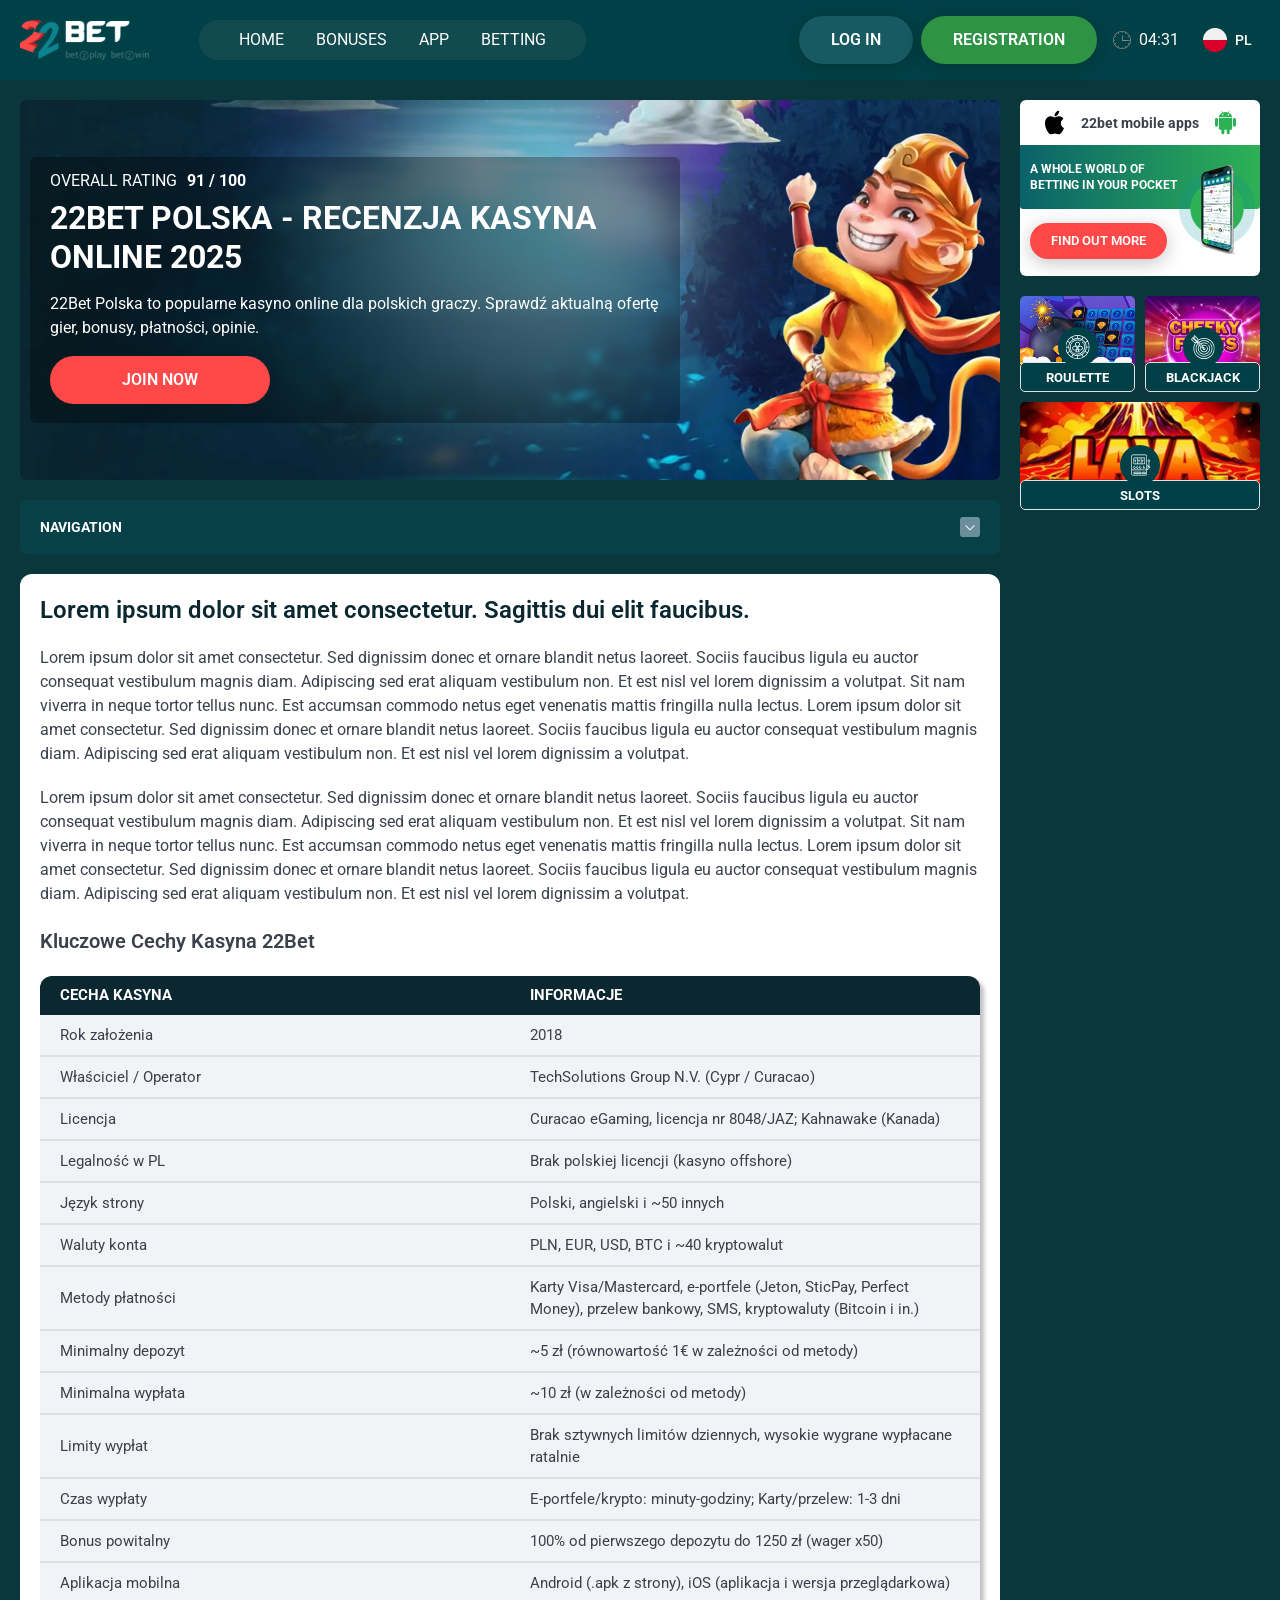
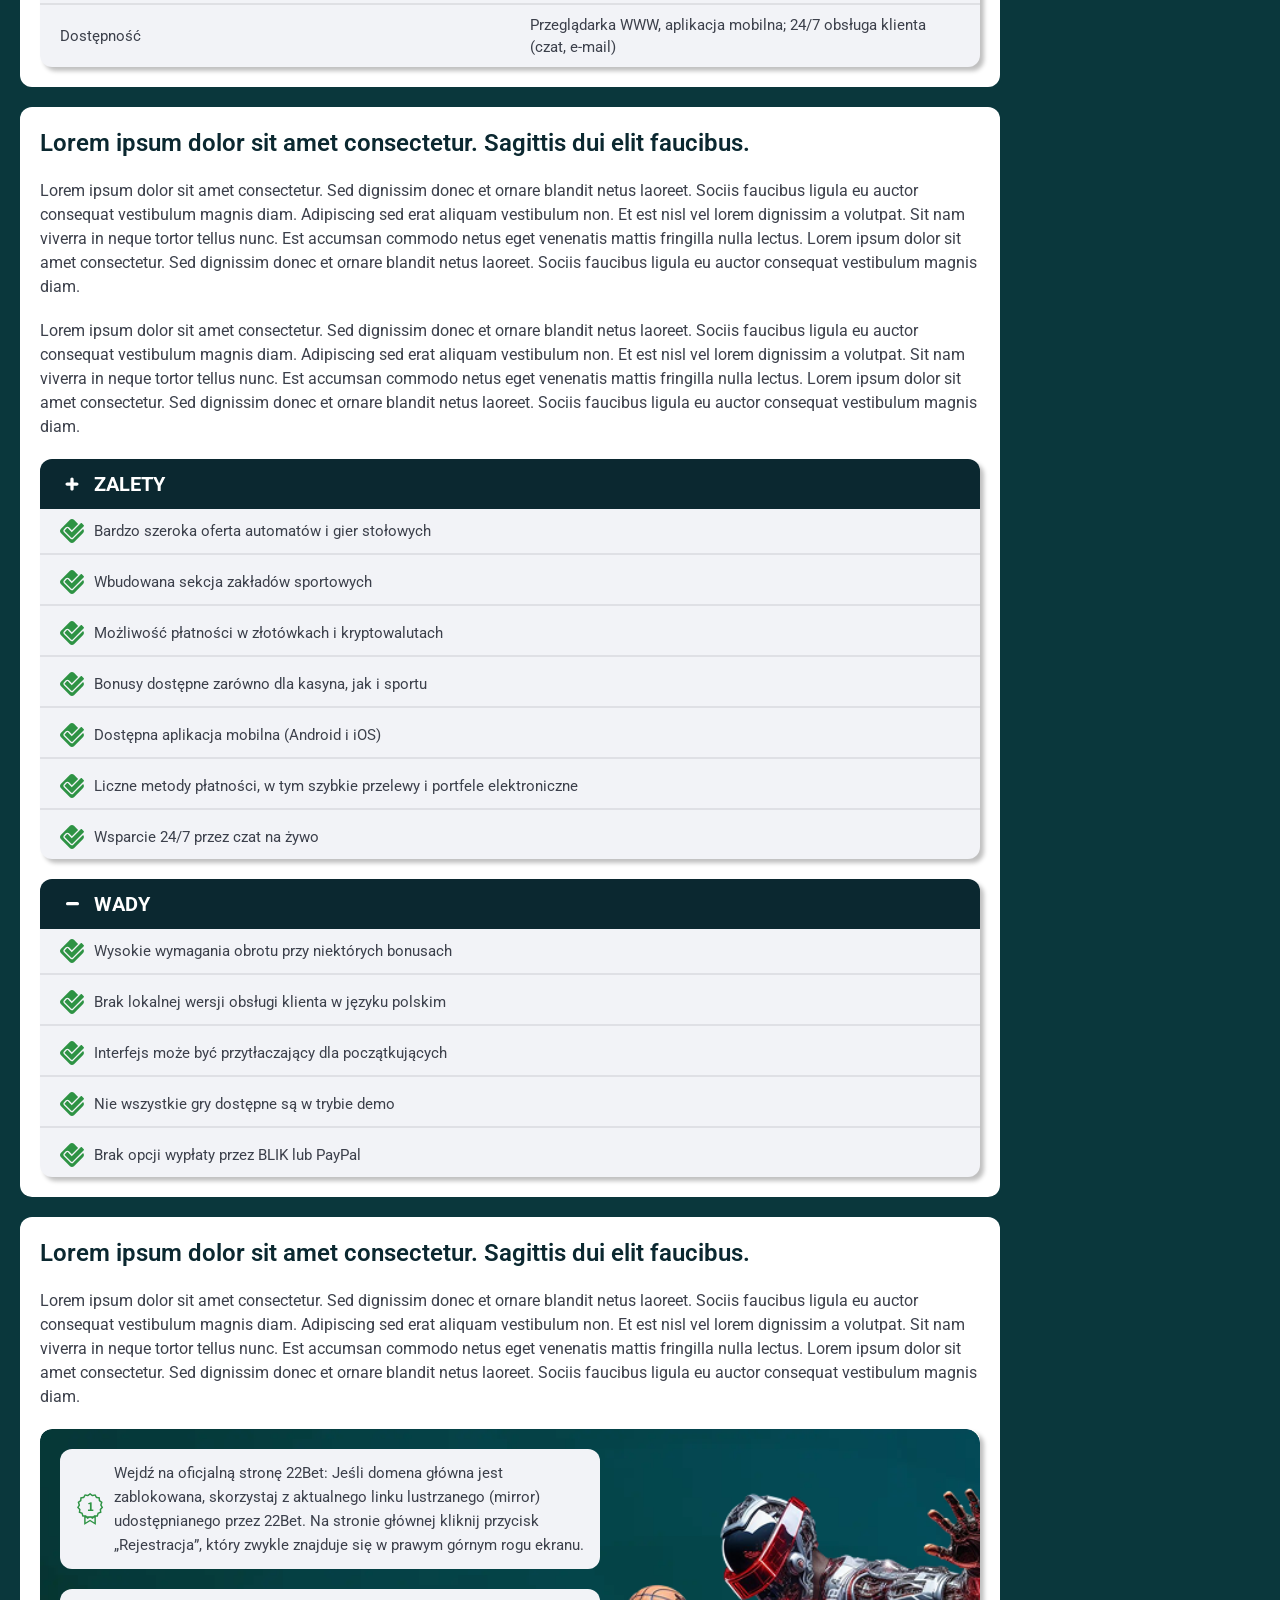
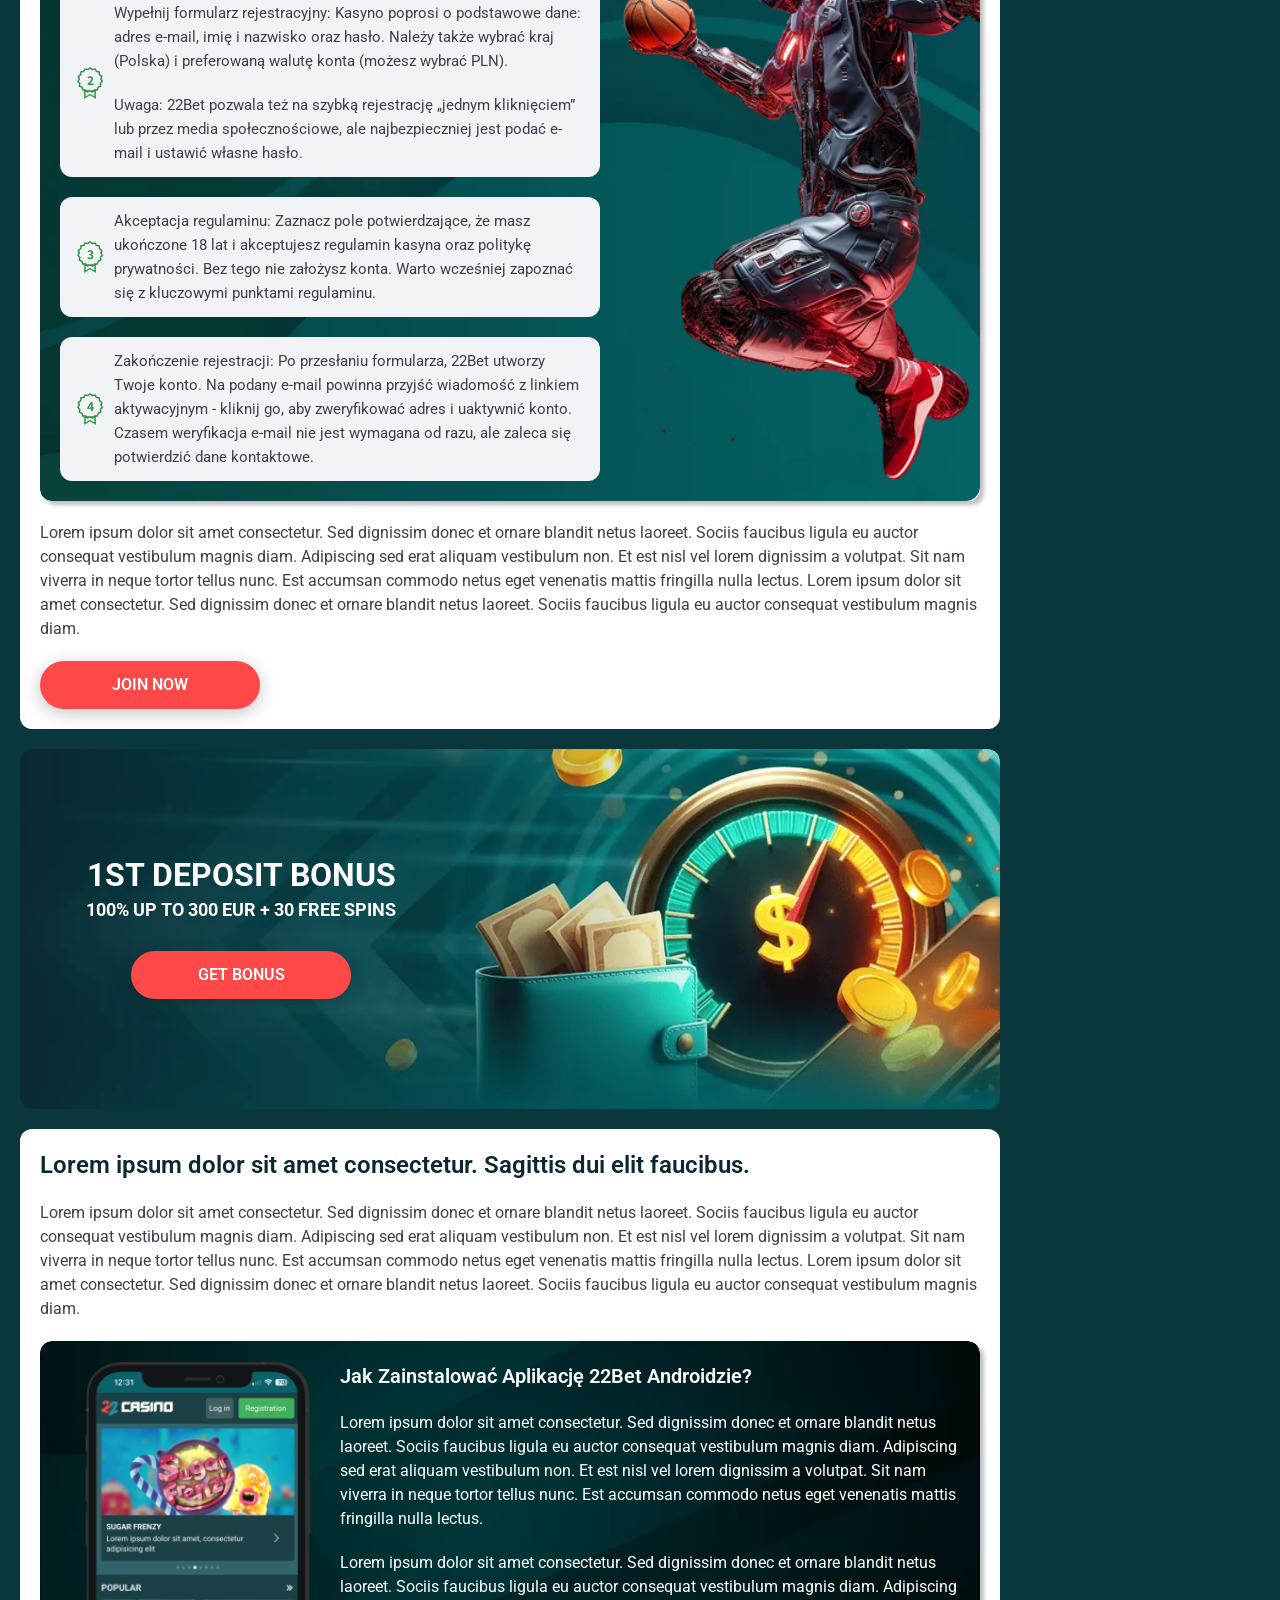
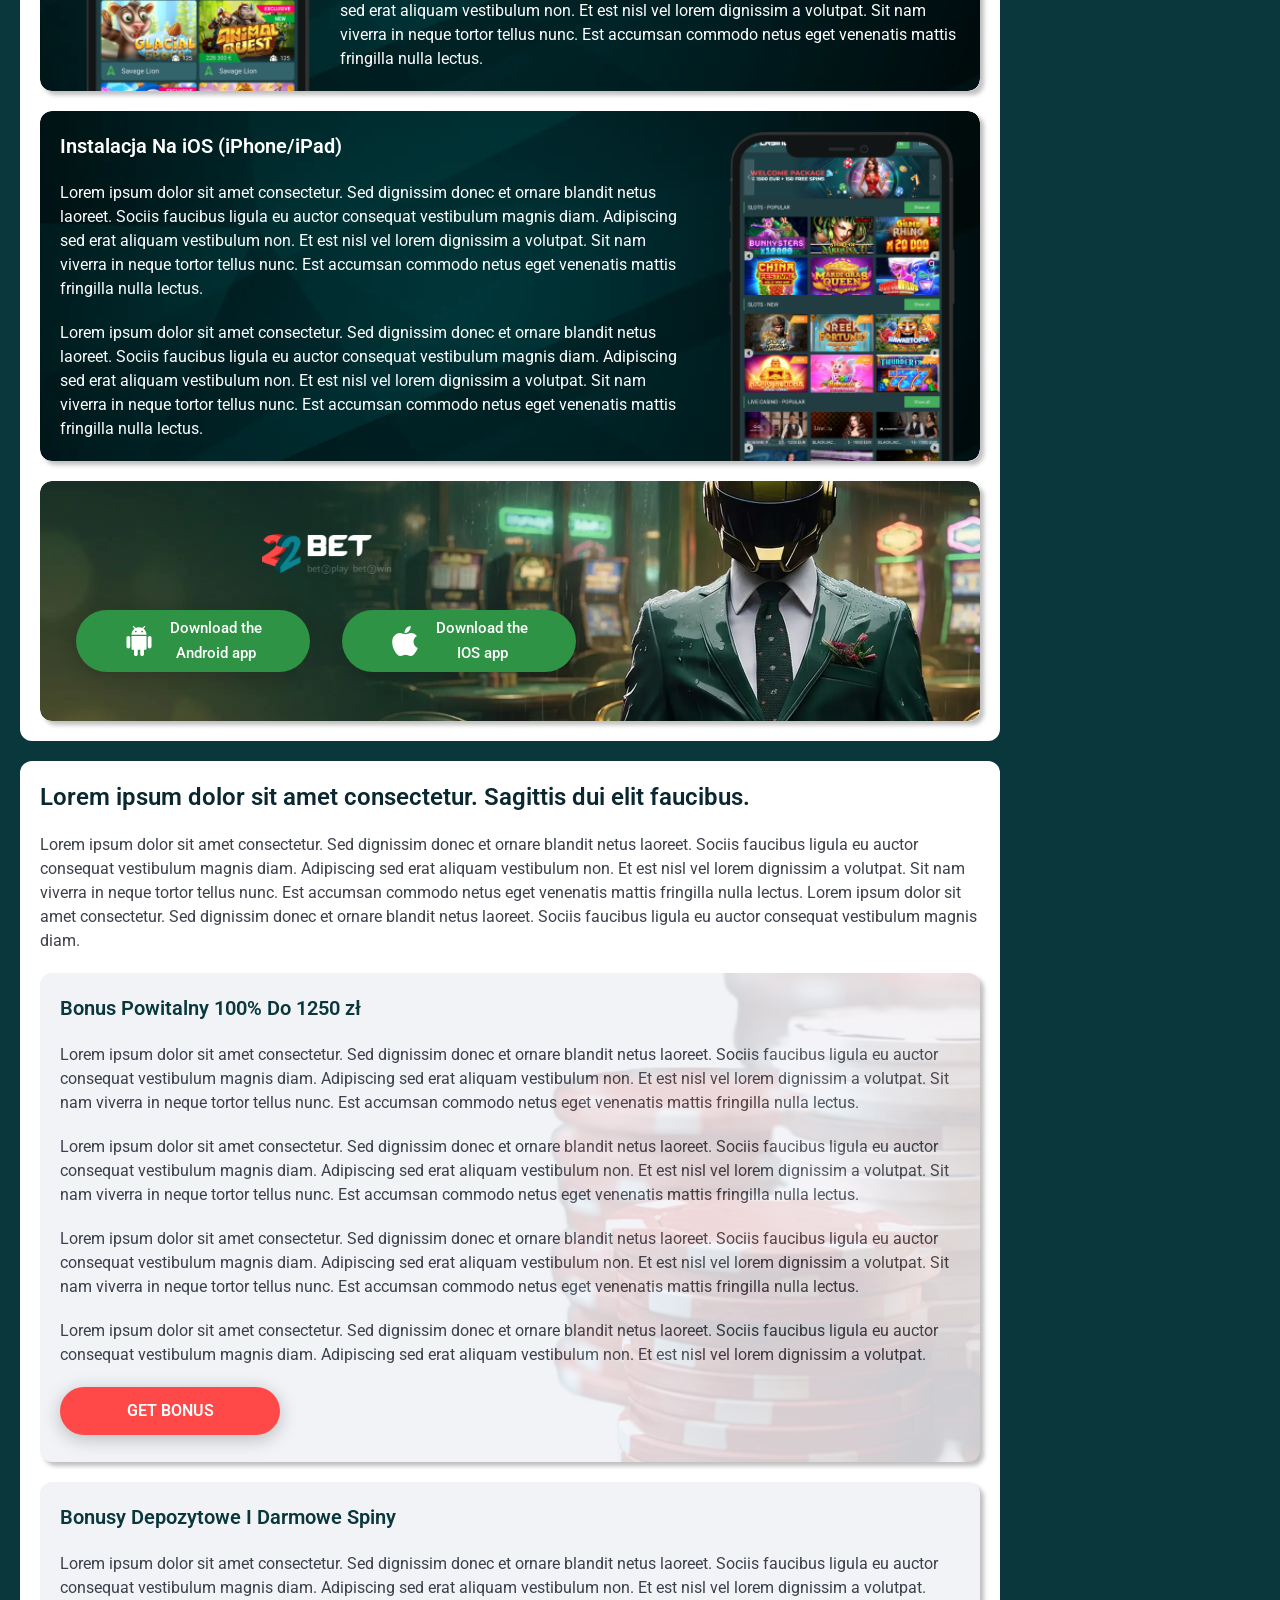
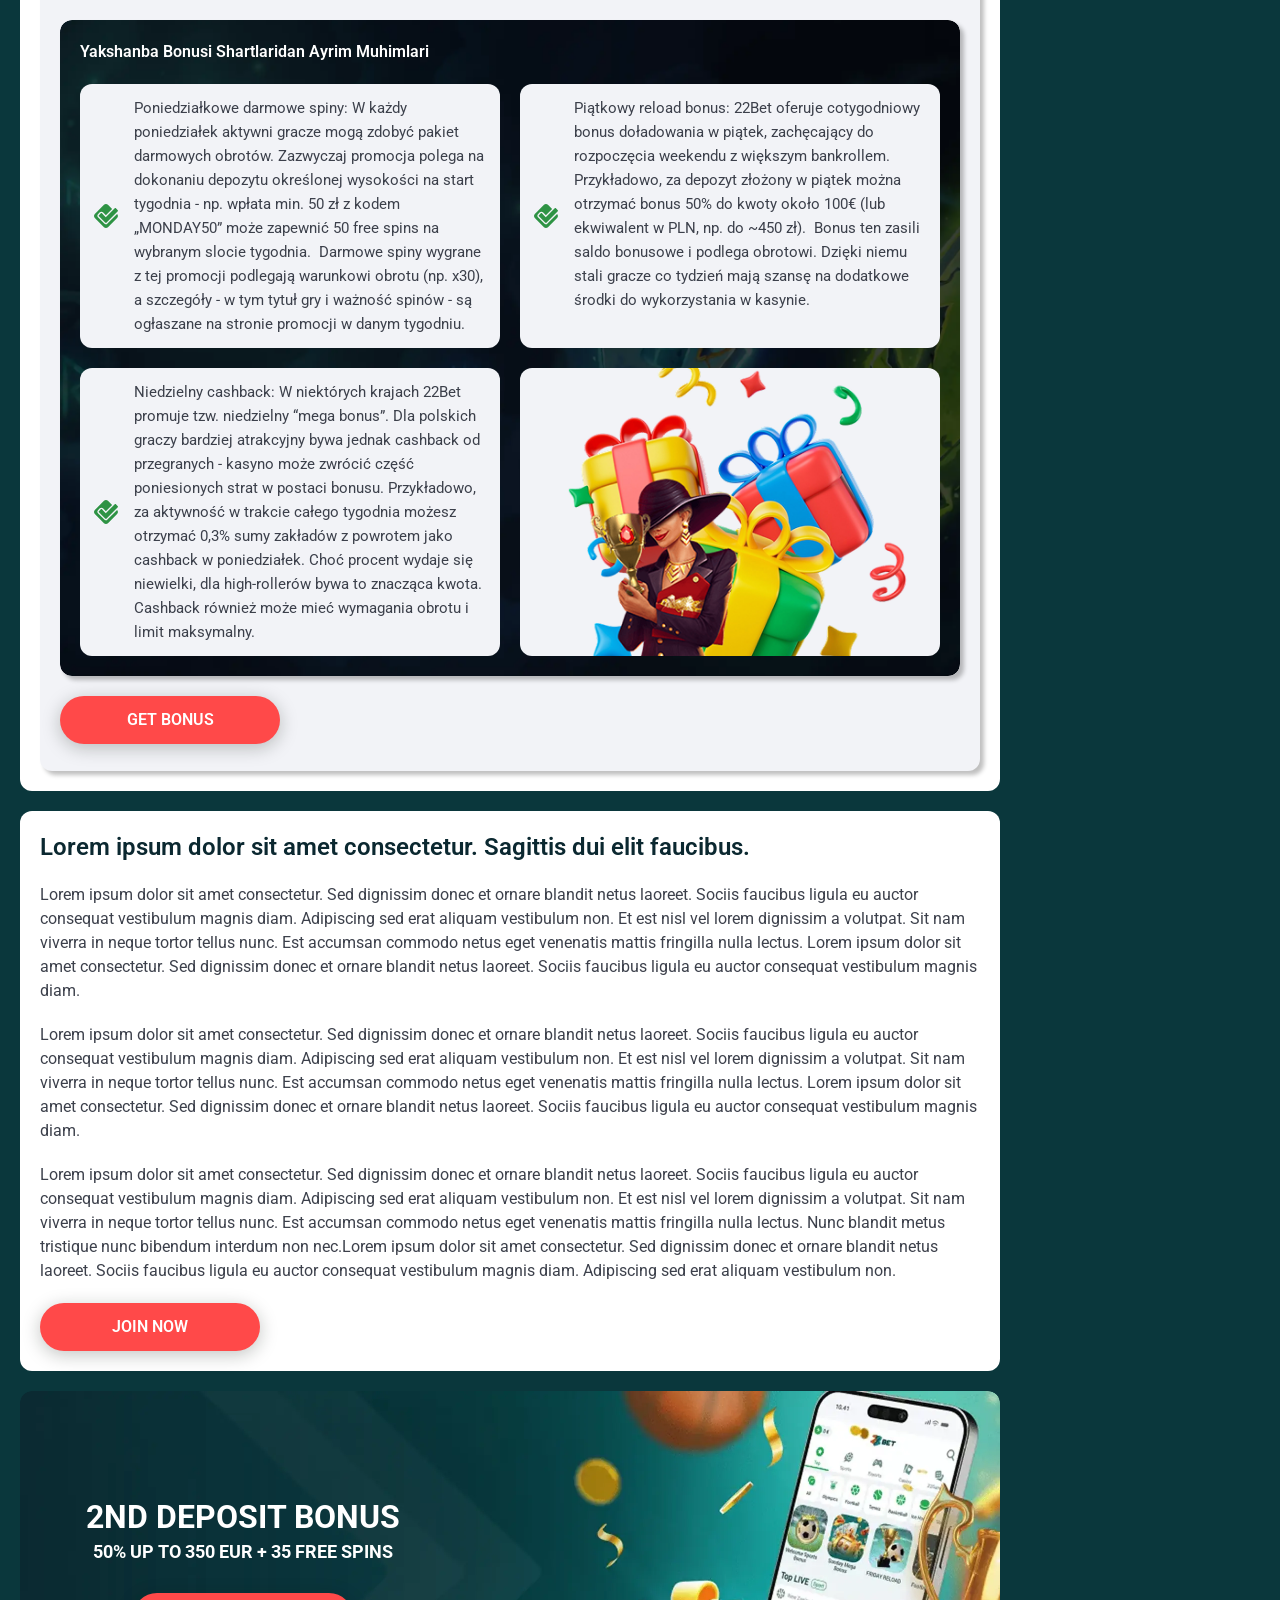
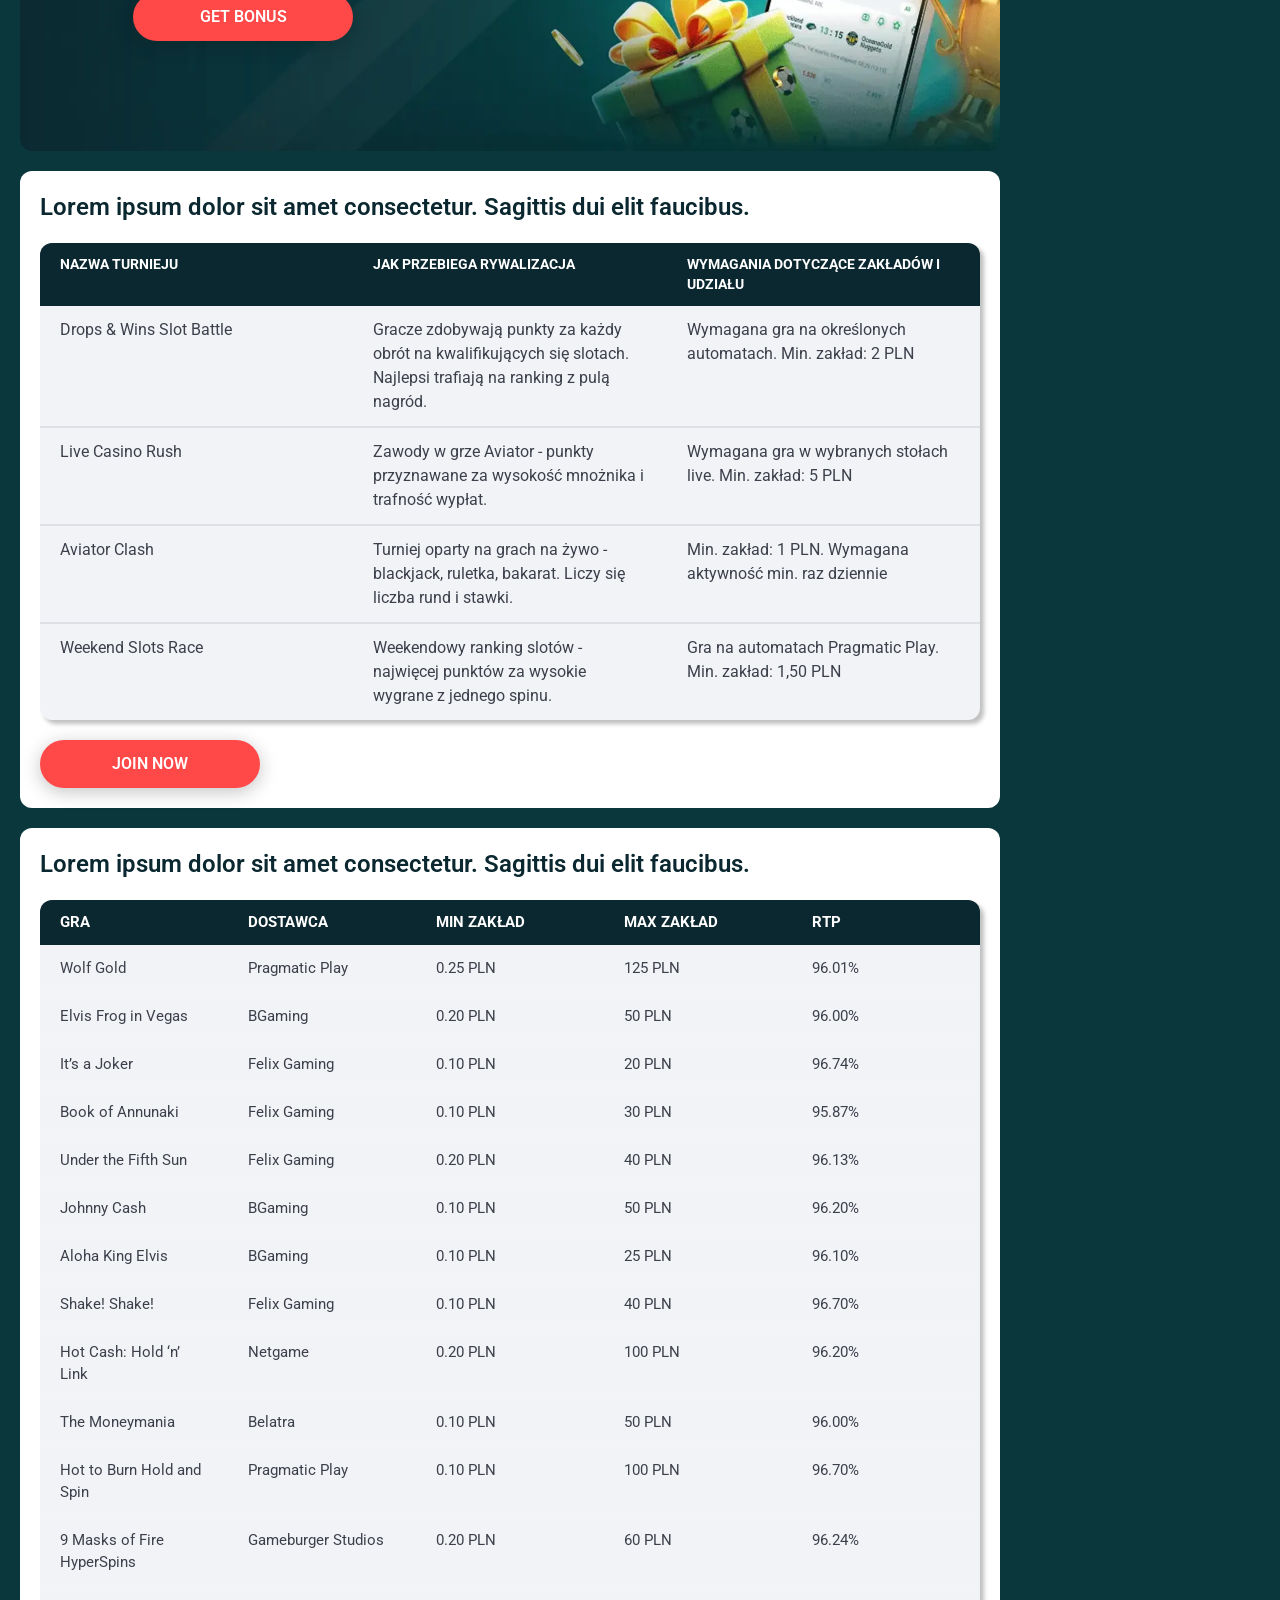
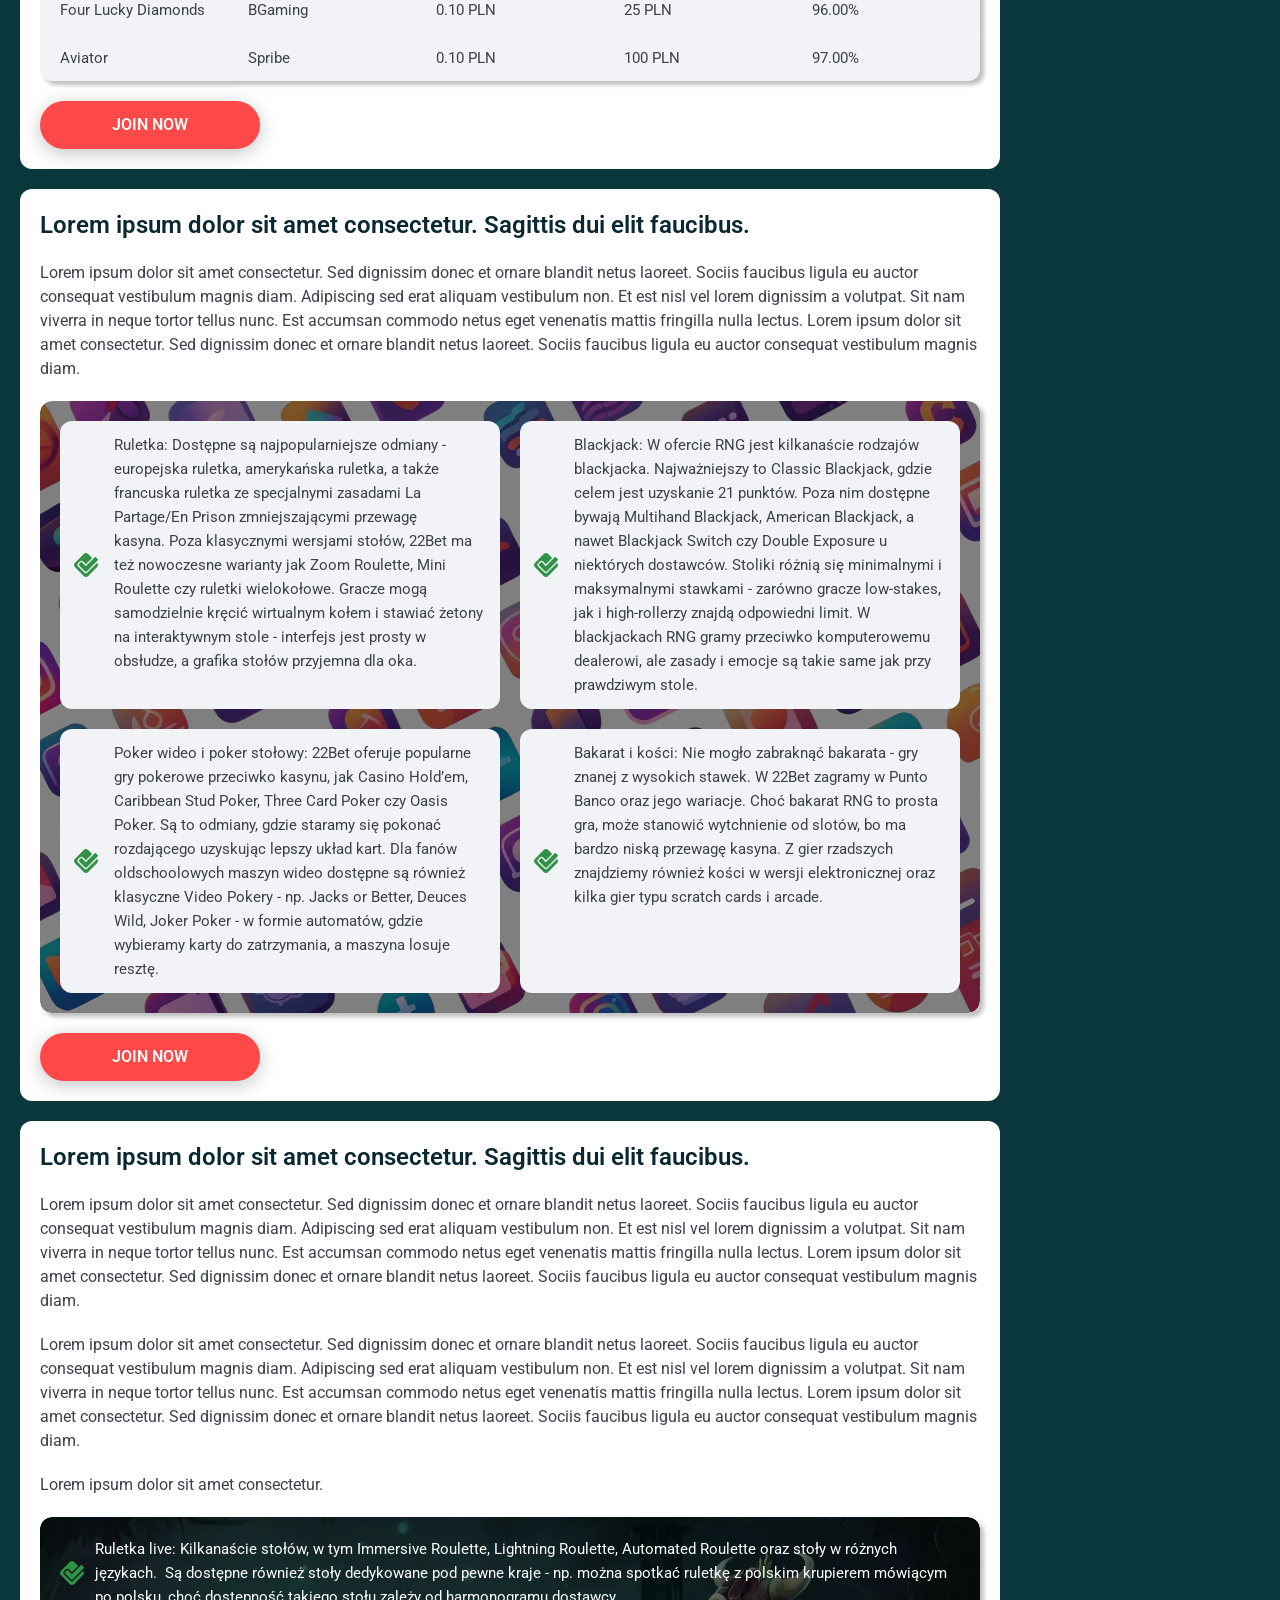
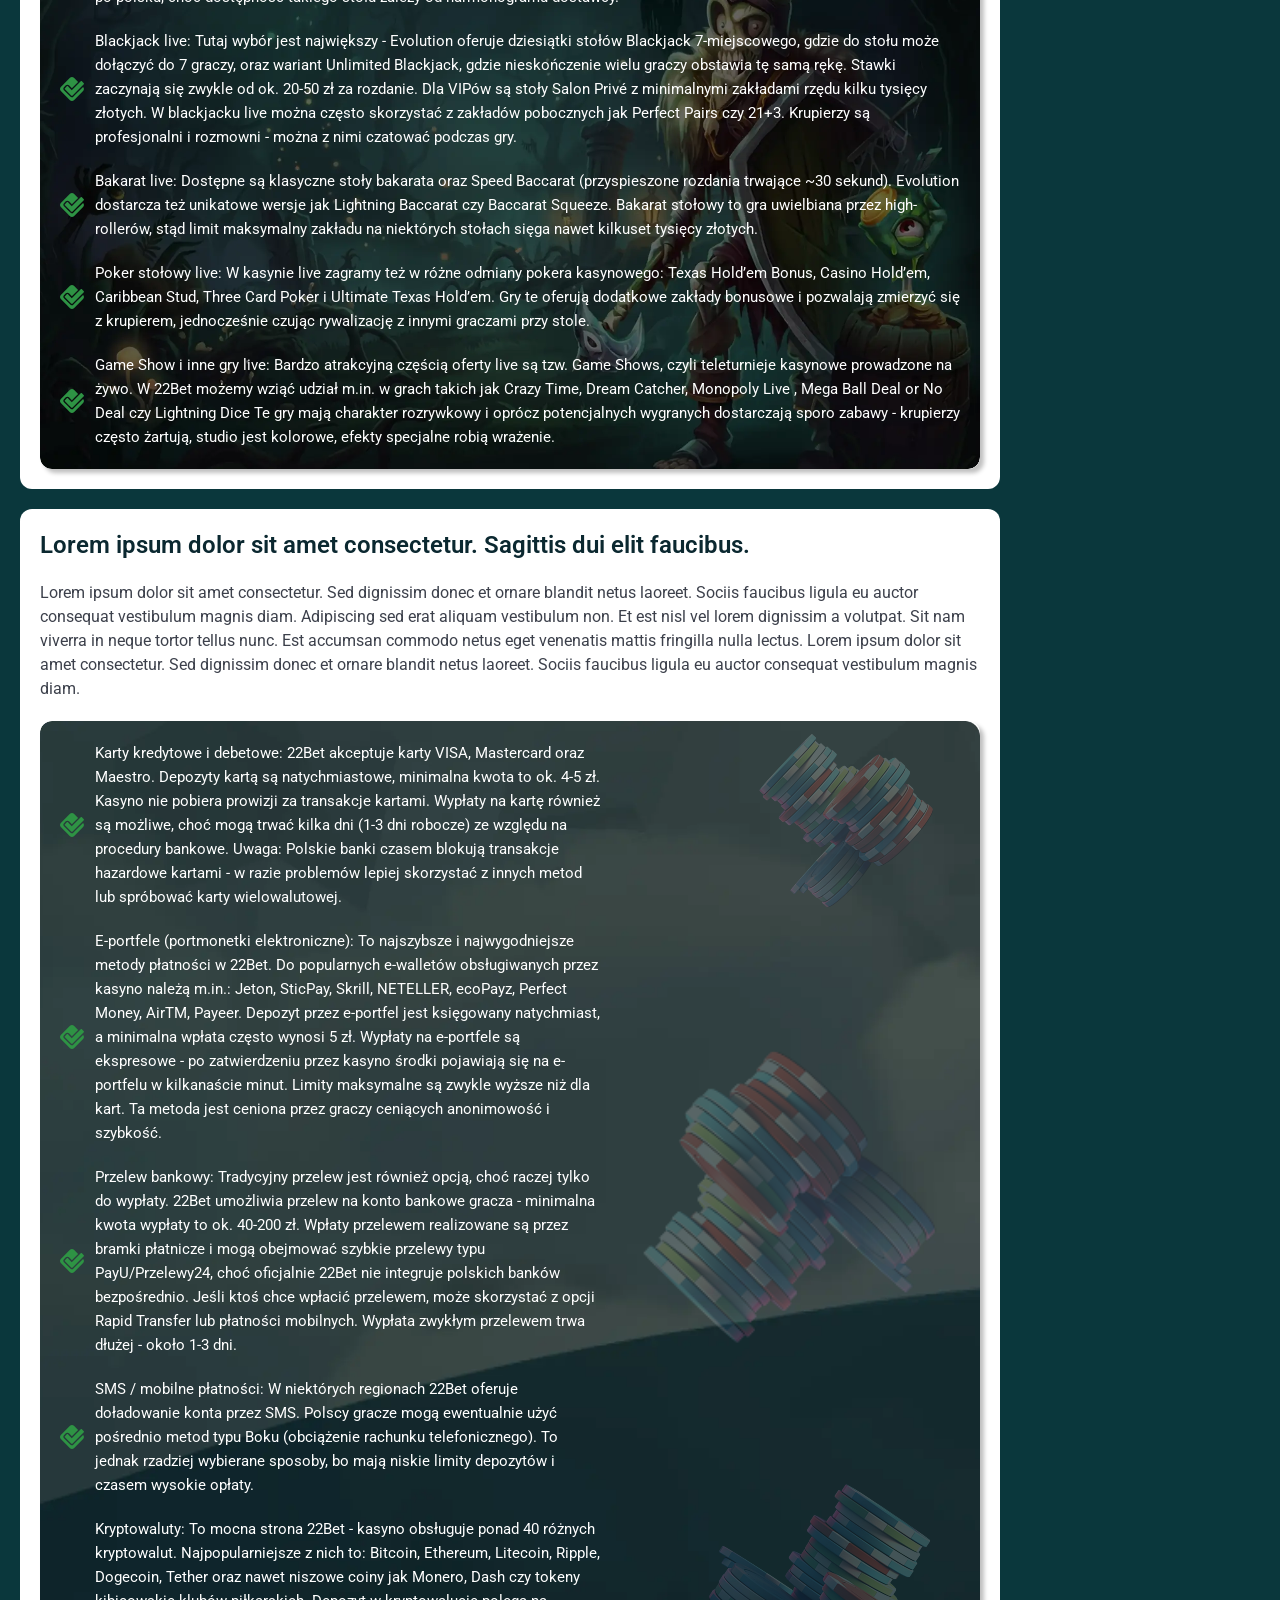
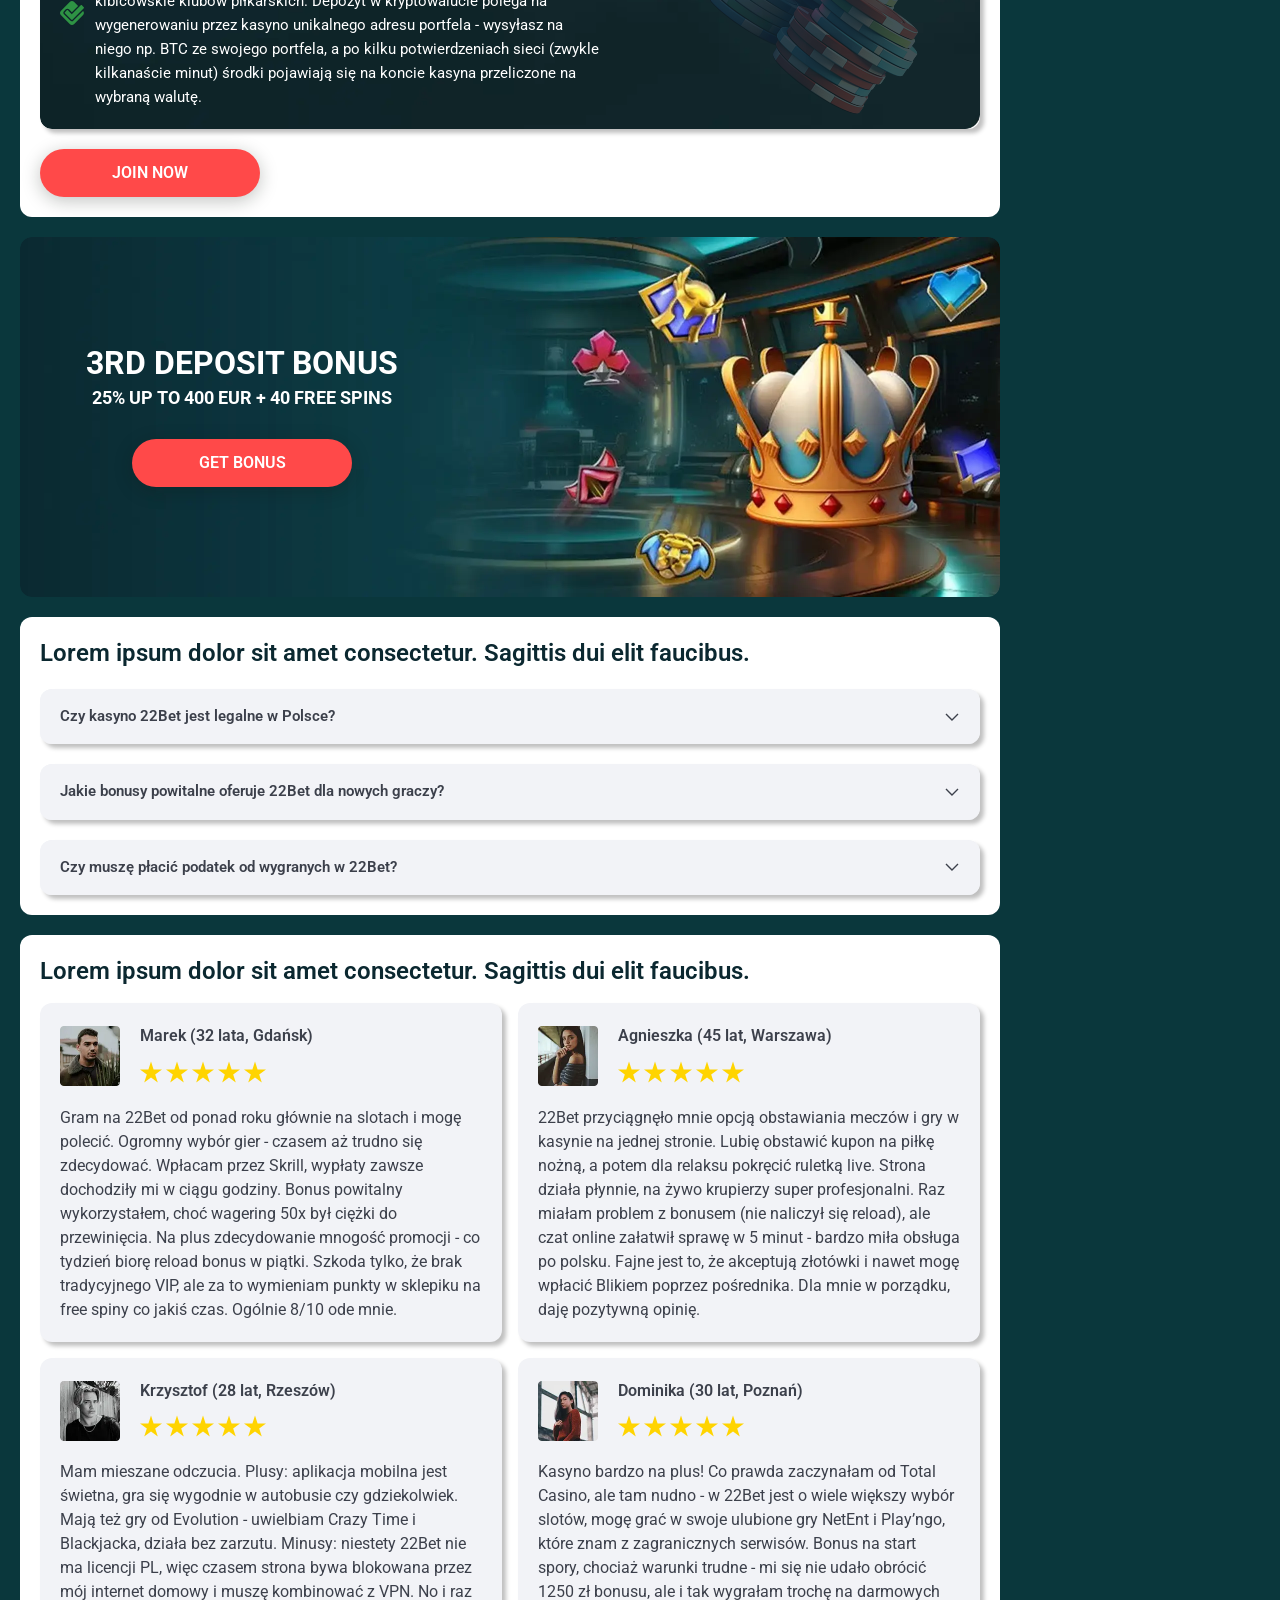
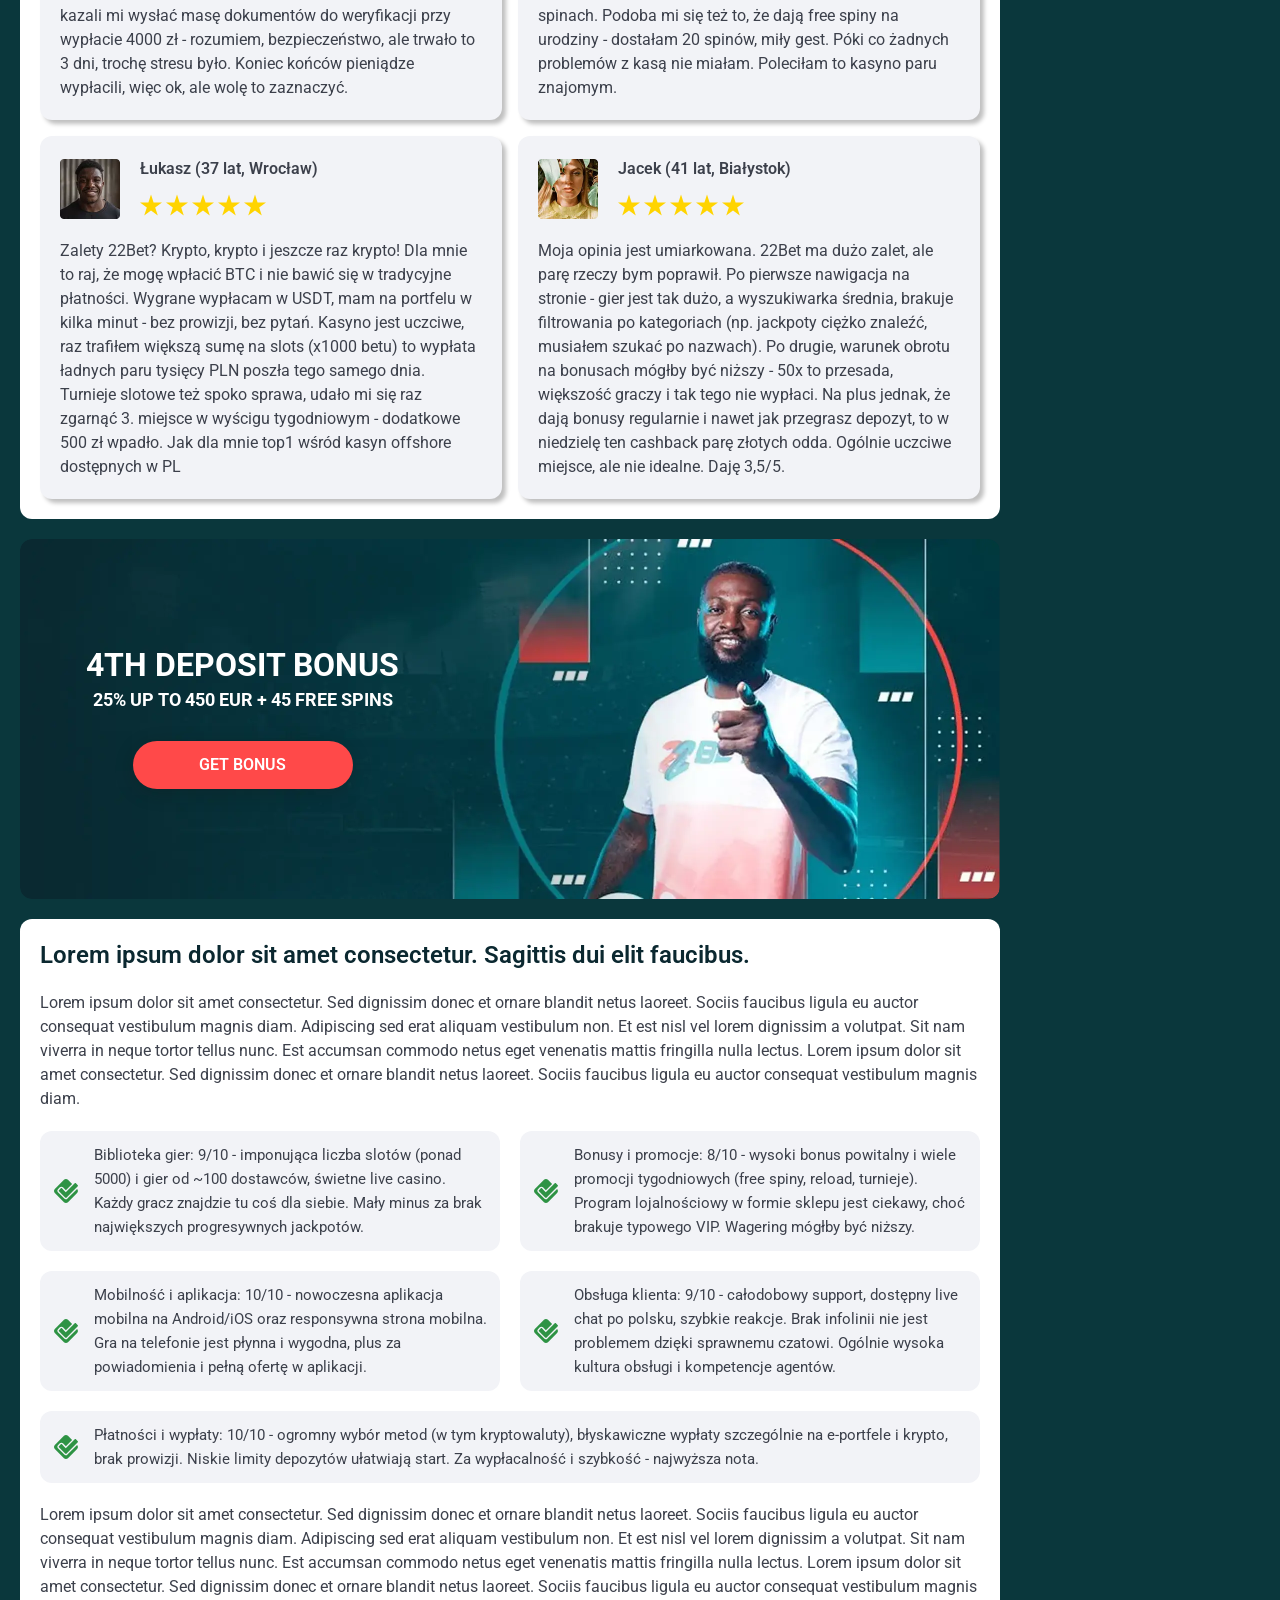
<file: index.html>
<!DOCTYPE html>
<html lang="pl-PL">
  <head>
    <meta charset="UTF-8" />

    <meta name="viewport" content="width=device-width, initial-scale=1.0" />
    <title>  22Bet Polska - Recenzja Kasyna Online 2025</title>
    <meta
      name="description"
      content=" 22Bet Polska to popularne kasyno online dla polskich graczy. Sprawdź aktualną ofertę gier, bonusy, płatności, opinie."
    />
    <meta property="og:site_name" content="22Bet Casino" />
    <meta property="og:title" content="22Bet Polska - Recenzja Kasyna Online 2025" />
    <meta property="og:type" content="website" />
    <meta property="og:url" content="http://casino22bet.pl/" />
   <meta property="og:image" content="og.png" />
    <meta property="og:image:alt" content="22Bet Casino" />
    <meta property="og:locale" content="pl_PL" />
    <meta
      property="og:description"
      content="22Bet Polska to popularne kasyno online dla polskich graczy. Sprawdź aktualną ofertę gier, bonusy, płatności, opinie."
    />
      <link rel="canonical" href="http://casino22bet.pl/">
    <link rel="preconnect" href="https://fonts.googleapis.com" />
    <link rel="preconnect" href="https://fonts.gstatic.com" crossorigin />
    <link
      href="https://fonts.googleapis.com/css2?family=Poppins&family=Roboto:wght@400;500;700&display=swap"
      rel="stylesheet"
    />
    <link href="https://fonts.googleapis.com/css2?family=Roboto+Condensed:ital,wght@0,100..900;1,100..900&display=swap" rel="stylesheet">
<link href="https://fonts.googleapis.com/css2?family=Noto+Sans+JP&display=swap" rel="stylesheet">
    
    <link rel="stylesheet" href="./css/reset.css" />
    <link rel="stylesheet" href="./css/main.css" />
    <link rel="stylesheet" href="./css/media.css"/>
    <link rel="icon" href="./images/Group.png" type="image/x-icon"/>
    <script
    src="https://code.jquery.com/jquery-3.6.1.min.js"
    integrity="sha256-o88AwQnZB+VDvE9tvIXrMQaPlFFSUTR+nldQm1LuPXQ="
    crossorigin="anonymous"
  ></script>
  </head>
  <body>
    <header class="header">
      <section class="content header__content">
        <a href="/" class="logo header__logo"
          ><img src="./images/logo.svg" alt="logo" title
        /></a>
        <button class="header__btn-menu" >
          <svg width="16px" height="16px" viewBox="0 0 16 16" xmlns="http://www.w3.org/2000/svg">
              <rect y="0" width="16" height="3" rx="1.5"></rect>
              <rect y="6.5" width="16" height="3" rx="1.5"></rect>
              <rect y="13" width="16" height="3" rx="1.5"></rect>
            </svg>
        </button>

          <nav class="menu header__menu">
            <ul class="header__menu-list">
               <li>
                <a href="/">
                Home
                </a>
              </li>
                
              <li>
                <a href="./bonus.html">
                 Bonuses
                </a>
              </li>
              
              <li>
                <a href="./app.html">
                 App
                </a>
              </li>
               <li>
                <a href="./betting.html">
               Betting
                </a>
              </li>
              
              
             
            
             
            </ul>
            <div class="header__button header__button-menu " >
              <a href="#" class="button  button__login-menu">log in</a>
              <a href="#" class="button button__menu">registration</a>
            </div>
           
          </nav>
            <a href="#" class="button button__login">log in</a>
            <a href="#" class="button button__singup">registration</a>
            <div id="clock" class="header__time">00:00</div>
            
            
            <div class="header__language">
                <div class="header__flag-wrap">
                  <a class="header__country" href="#">
                    <span><img src="./images/flag-pl.png" alt=" Flag" title /></span>
                      <span>pl</span>
                  </a>
                </div>
                <!-- <div class="header__flag-menu">
                  <ul>
                    
                    <li>
                      <a href="#" class="header__flag-link">
                        <span>
                          <img src="./images/flag-si.png" alt="flag" title />
                        </span>
                        <span>si</span>
                      </a>
                    </li>
                   
                    
                   
                  </ul>
                </div> -->
              </div>  
      </section>
    </header>
     <main class="main home">
      <section class="main__wrap">
        <aside class="sidebar sidebar-left ">
            <div class="sidebar-left__champion">
                <div class="top-champion__links-desk menu__review-desk">TOP Championships</div>
            </div>
            <div class="sidebar-left__matches">
                <div class="top-matches__links-desk menu__review-desk">Top matches</div>
            </div>
                <div class="sidebar-left__quik">
                  <div class="menu__links-desk"><a href="#">
                    <img src="./images/sidebar/liveEvents-sidebar.svg" alt="" title="">Live events</a>
                  </div>
                  <ul class="menu__links">
                    <li>
                      <a href="#"
                        ><img
                          src="./images/sidebar/football.svg"
                          alt="Football"
                          title
                        />Football (44)</a
                      >
                    </li>
                    <li>
                      <a href="#"
                        ><img
                          src="./images/sidebar/tennis.svg"
                          alt="Tennis"
                          title
                        />Tennis (47)</a
                      >
                    </li>
                    <li>
                      <a href="#"
                        ><img
                          src="./images/sidebar/basketball.svg"
                          alt="Basketball"
                          title
                        />Basketball (26)</a
                      >
                    </li>
                    <li>
                      <a href="#"
                        ><img
                          src="./images/sidebar/hockey.svg"
                          alt="Ice Hockey"
                          title
                        />Ice Hockey (18)</a
                      >
                    </li>
                    
                    <li>
                      <a href="#"
                        ><img
                          src="./images/sidebar/volleyball.svg"
                          alt="Volleyball"
                          title
                        />Volleyball (15)</a
                      >
                    </li>
                     <li>
                      <a href="#"
                        ><img
                          src="./images/sidebar/table-tenis.svg"
                          alt="Table Tennis"
                          title
                        />Table Tennis (15)</a
                      >
                    </li>
                     <li>
                      <a href="#"
                        ><img
                          src="./images/sidebar/handball.svg"
                          alt="Handball"
                          title
                        />Handball (15)</a
                      >
                    </li>
                     <li>
                      <a href="#"
                        ><img
                          src="./images/sidebar/cricket.svg"
                          alt="Cricket"
                          title
                        />Cricket (15)</a
                      >
                    </li>
                     <li>
                      <a href="#"
                        ><img
                          src="./images/sidebar/esports.svg"
                          alt="Esports"
                          title
                        />Esports (15)</a
                      >
                    </li>
                    
                   
                  </ul>
                </div>
              
                <div class="sidebar-left__review">
                  <div class="menu__review-desk sidebar__desk">Navigation
</div>
                  <ul class="menu__review sidebar__list">
                    <li><a href="#">Lorem ipsum dolor sit amet consectetur. Sagittis dui elit faucibus.</a></li>
                    <li><a href="#">Lorem ipsum dolor sit amet consectetur. Sagittis dui elit faucibus.</a></li>
                    <li><a href="#">Lorem ipsum dolor sit amet consectetur. Sagittis dui elit faucibus.</a></li>
                    <li><a href="#">Lorem ipsum dolor sit amet consectetur. Sagittis dui elit faucibus.</a></li>
                    <li><a href="#">Lorem ipsum dolor sit amet consectetur. Sagittis dui elit faucibus.</a></li>
                    <li><a href="#">Lorem ipsum dolor sit amet consectetur. Sagittis dui elit faucibus.</a></li>
                   
                  </ul>
                </div>
             
        </aside>
       <section class="content__wrapper ">

       
          <section class="content hero">
           
            <div class="background">
              <img src="./images/main/bg-main.webp" alt="hero" title />
              
            </div>
            <div class="hero__wrapper hero__wrapper-main">
              <div class="hero__data">
                <div class="hero__rating" >
                  <p>Overall Rating</p>
                  
                  <span >
                    <span >91</span>
                  <span>/</span> 
                  <span >100</span>
                 
                  </span>
                </div>
                <h1 class="title general hero__title">
            22Bet Polska - Recenzja Kasyna Online 2025
                </h1>
                <p class="hero__text">22Bet Polska to popularne kasyno online dla polskich graczy. Sprawdź aktualną ofertę gier, bonusy, płatności, opinie.</p>
                <a href="#" class="button  hero__button">Join Now</a>
               
              </div>
             
            </div>
          </section>
          <section class="content menu-review__content">
            
                <div class="menu__review-desk menu__review-content">Navigation
</div>
                <ul class="menu__review menu__review-list">
                     <li><a href="#">Lorem ipsum dolor sit amet consectetur. Sagittis dui elit faucibus.</a></li>
                    <li><a href="#">Lorem ipsum dolor sit amet consectetur. Sagittis dui elit faucibus.</a></li>
                    <li><a href="#">Lorem ipsum dolor sit amet consectetur. Sagittis dui elit faucibus.</a></li>
                    <li><a href="#">Lorem ipsum dolor sit amet consectetur. Sagittis dui elit faucibus.</a></li>
                    <li><a href="#">Lorem ipsum dolor sit amet consectetur. Sagittis dui elit faucibus.</a></li>
                    <li><a href="#">Lorem ipsum dolor sit amet consectetur. Sagittis dui elit faucibus.</a></li>
                   
                </ul>
             
          
          </section>
<section class="content article" >
   <h2 class="title high article__title">Lorem ipsum dolor sit amet consectetur. Sagittis dui elit faucibus.</h2>
  <p>Lorem ipsum dolor sit amet consectetur. Sed dignissim donec et ornare blandit netus laoreet. Sociis faucibus ligula eu auctor consequat vestibulum magnis diam. Adipiscing sed erat aliquam vestibulum non. Et est nisl vel lorem dignissim a volutpat. Sit nam viverra in neque tortor tellus nunc. Est accumsan commodo netus eget venenatis mattis fringilla nulla lectus. Lorem ipsum dolor sit amet consectetur. Sed dignissim donec et ornare blandit netus laoreet. Sociis faucibus ligula eu auctor consequat vestibulum magnis diam. Adipiscing sed erat aliquam vestibulum non. Et est nisl vel lorem dignissim a volutpat. </p>
  <p>Lorem ipsum dolor sit amet consectetur. Sed dignissim donec et ornare blandit netus laoreet. Sociis faucibus ligula eu auctor consequat vestibulum magnis diam. Adipiscing sed erat aliquam vestibulum non. Et est nisl vel lorem dignissim a volutpat. Sit nam viverra in neque tortor tellus nunc. Est accumsan commodo netus eget venenatis mattis fringilla nulla lectus. Lorem ipsum dolor sit amet consectetur. Sed dignissim donec et ornare blandit netus laoreet. Sociis faucibus ligula eu auctor consequat vestibulum magnis diam. Adipiscing sed erat aliquam vestibulum non. Et est nisl vel lorem dignissim a volutpat. </p>
   <h3>Kluczowe Cechy Kasyna 22Bet</h3>
   <div class=" features__table">
              <table>
                <thead>
                  <tr>
                 <th>Cecha kasyna</th>
                 <th>Informacje

</th>
                  </tr>
                </thead>
                <tbody>
    <tr>
      <td>Rok założenia</td>
      <td>2018</td>
    </tr>
    <tr>
      <td>Właściciel / Operator</td>
      <td>TechSolutions Group N.V. (Cypr / Curacao)</td>
    </tr>
    <tr>
      <td>Licencja</td>
      <td>Curacao eGaming, licencja nr 8048/JAZ; Kahnawake (Kanada)</td>
    </tr>
    <tr>
      <td>Legalność w PL</td>
      <td>Brak polskiej licencji (kasyno offshore)

</td>
    </tr>
    <tr>
      <td>Język strony</td>
      <td>Polski, angielski i ~50 innych

</td>
    </tr>
    <tr>
      <td>Waluty konta</td>
      <td>PLN, EUR, USD, BTC i ~40 kryptowalut

</td>
    </tr>
    <tr>
      <td>Metody płatności

</td>
      <td>Karty Visa/Mastercard, e-portfele (Jeton, SticPay, Perfect Money), przelew bankowy, SMS, kryptowaluty (Bitcoin i in.)

</td>
    </tr>
    <tr>
      <td>Minimalny depozyt</td>
      <td>~5 zł (równowartość 1€ w zależności od metody)

</td>
    </tr>
    <tr>
      <td>Minimalna wypłata</td>
      <td>~10 zł (w zależności od metody)

</td>
    </tr>
    <tr>
      <td>Limity wypłat</td>
      <td>Brak sztywnych limitów dziennych, wysokie wygrane wypłacane ratalnie

</td>
    </tr>
    <tr>
      <td>Czas wypłaty</td>
      <td>E-portfele/krypto: minuty-godziny; Karty/przelew: 1-3 dni

</td>
    </tr>
    <tr>
      <td>Bonus powitalny</td>
      <td>100% od pierwszego depozytu do 1250 zł (wager x50)

</td>
    </tr>
    <tr>
      <td>Aplikacja mobilna</td>
      <td>Android (.apk z strony), iOS (aplikacja i wersja przeglądarkowa)</td>
    </tr>
    <tr>
      <td>Dostępność</td>
      <td>Przeglądarka WWW, aplikacja mobilna; 24/7 obsługa klienta (czat, e-mail)

</td>
    </tr>
                </tbody>
              </table>
            </div>
  </section>
  <section class="content article" >
   <h2 class="title high article__title">Lorem ipsum dolor sit amet consectetur. Sagittis dui elit faucibus.</h2>
   <p>Lorem ipsum dolor sit amet consectetur. Sed dignissim donec et ornare blandit netus laoreet. Sociis faucibus ligula eu auctor consequat vestibulum magnis diam. Adipiscing sed erat aliquam vestibulum non. Et est nisl vel lorem dignissim a volutpat. Sit nam viverra in neque tortor tellus nunc. Est accumsan commodo netus eget venenatis mattis fringilla nulla lectus. Lorem ipsum dolor sit amet consectetur. Sed dignissim donec et ornare blandit netus laoreet. Sociis faucibus ligula eu auctor consequat vestibulum magnis diam. </p>
   <p>Lorem ipsum dolor sit amet consectetur. Sed dignissim donec et ornare blandit netus laoreet. Sociis faucibus ligula eu auctor consequat vestibulum magnis diam. Adipiscing sed erat aliquam vestibulum non. Et est nisl vel lorem dignissim a volutpat. Sit nam viverra in neque tortor tellus nunc. Est accumsan commodo netus eget venenatis mattis fringilla nulla lectus. Lorem ipsum dolor sit amet consectetur. Sed dignissim donec et ornare blandit netus laoreet. Sociis faucibus ligula eu auctor consequat vestibulum magnis diam. </p>
    <div class="features__content">
              <div class="content__wrapp">
                <div class="features__list features__list-pre">
                  <h3><img src="./images/main/features-plus.svg" alt="icon" title>Zalety

</h3>

                <ul >
               <li>Bardzo szeroka oferta automatów i gier stołowych</li>
               <li>Wbudowana sekcja zakładów sportowych</li>
               <li>Możliwość płatności w złotówkach i kryptowalutach</li>
               <li>Bonusy dostępne zarówno dla kasyna, jak i sportu</li>
               <li>Dostępna aplikacja mobilna (Android i iOS)</li>
               <li>Liczne metody płatności, w tym szybkie przelewy i portfele elektroniczne</li>
               <li>Wsparcie 24/7 przez czat na żywo</li>
                </ul>
               
                </div>
               <div class="features__list features__item">
                 <h3><img src="./images/main/features-minus.svg" alt="icon" title>Wady

</h3>

                <ul >
                  <li>Wysokie wymagania obrotu przy niektórych bonusach</li>
                  <li>Brak lokalnej wersji obsługi klienta w języku polskim</li>
                  <li>Interfejs może być przytłaczający dla początkujących</li>
                  <li>Nie wszystkie gry dostępne są w trybie demo</li>
                  <li>Brak opcji wypłaty przez BLIK lub PayPal</li>
                </ul>
               </div>
              </div>
            </div>
  </section>
   <section class="content article" >
   <h2 class="title high article__title">Lorem ipsum dolor sit amet consectetur. Sagittis dui elit faucibus.</h2>
   <p>Lorem ipsum dolor sit amet consectetur. Sed dignissim donec et ornare blandit netus laoreet. Sociis faucibus ligula eu auctor consequat vestibulum magnis diam. Adipiscing sed erat aliquam vestibulum non. Et est nisl vel lorem dignissim a volutpat. Sit nam viverra in neque tortor tellus nunc. Est accumsan commodo netus eget venenatis mattis fringilla nulla lectus. Lorem ipsum dolor sit amet consectetur. Sed dignissim donec et ornare blandit netus laoreet. Sociis faucibus ligula eu auctor consequat vestibulum magnis diam. </p>
   <div class="image ">
             <div class="background background-main ">
                <img src="./images/main/main-img1.webp" alt="banner" title />
               <div class="background-decor decor-mainM">
                <img src="./images/main/decor-main1.png" alt="banner" title />
                
                </div> 
                </div>
<ol class="list list-main">
  <li><p>Wejdź na oficjalną stronę 22Bet: Jeśli domena główna jest zablokowana, skorzystaj z aktualnego linku lustrzanego (mirror) udostępnianego przez 22Bet. Na stronie głównej kliknij przycisk „Rejestracja”, który zwykle znajduje się w prawym górnym rogu ekranu.</p></li>
    <li><p>Wypełnij formularz rejestracyjny: Kasyno poprosi o podstawowe dane: adres e-mail, imię i nazwisko oraz hasło. Należy także wybrać kraj (Polska) i preferowaną walutę konta (możesz wybrać PLN). </p>
  <p>Uwaga: 22Bet pozwala też na szybką rejestrację „jednym kliknięciem” lub przez media społecznościowe, ale najbezpieczniej jest podać e-mail i ustawić własne hasło.</p></li>
  <li><p>Akceptacja regulaminu: Zaznacz pole potwierdzające, że masz ukończone 18 lat i akceptujesz regulamin kasyna oraz politykę prywatności. Bez tego nie założysz konta. Warto wcześniej zapoznać się z kluczowymi punktami regulaminu.</p></li>
  <li><p>Zakończenie rejestracji: Po przesłaniu formularza, 22Bet utworzy Twoje konto. Na podany e-mail powinna przyjść wiadomość z linkiem aktywacyjnym - kliknij go, aby zweryfikować adres i uaktywnić konto. Czasem weryfikacja e-mail nie jest wymagana od razu, ale zaleca się potwierdzić dane kontaktowe.</p></li>
</ol>
            </div>

   <p>Lorem ipsum dolor sit amet consectetur. Sed dignissim donec et ornare blandit netus laoreet. Sociis faucibus ligula eu auctor consequat vestibulum magnis diam. Adipiscing sed erat aliquam vestibulum non. Et est nisl vel lorem dignissim a volutpat. Sit nam viverra in neque tortor tellus nunc. Est accumsan commodo netus eget venenatis mattis fringilla nulla lectus. Lorem ipsum dolor sit amet consectetur. Sed dignissim donec et ornare blandit netus laoreet. Sociis faucibus ligula eu auctor consequat vestibulum magnis diam. </p>
    <a href="#" class="button ">Join Now</a>
  </section>
     <section class="content banner banner__main">
            <div class="background banner__background">
              <img src="./images/main/banner-main1.webp" alt="banner" title />
            </div>
            <div class="banner__info">
              <h2 class="title high banner__title-main">
     1st Deposit Bonus
                
              </h2>
<p class="banner__subtitle">100% up to 300 EUR + 30 Free spins</p>
              <a href="#" class="button banner__button">Get Bonus</a>
              
            </div>
          </section>
           <section class="content article" >
   <h2 class="title high article__title">Lorem ipsum dolor sit amet consectetur. Sagittis dui elit faucibus.</h2>
   <p>Lorem ipsum dolor sit amet consectetur. Sed dignissim donec et ornare blandit netus laoreet. Sociis faucibus ligula eu auctor consequat vestibulum magnis diam. Adipiscing sed erat aliquam vestibulum non. Et est nisl vel lorem dignissim a volutpat. Sit nam viverra in neque tortor tellus nunc. Est accumsan commodo netus eget venenatis mattis fringilla nulla lectus. Lorem ipsum dolor sit amet consectetur. Sed dignissim donec et ornare blandit netus laoreet. Sociis faucibus ligula eu auctor consequat vestibulum magnis diam. </p>
  <div class="image ">
             <div class="background background-main ">
                <img src="./images/main/main-img2.webp" alt="banner" title />
                <div class="background-decor decor-main decorMain">
                <img src="./images/main/decor-main2.png" alt="banner" title />
                </div>
                </div>
<div class="image__box image__boxR image__box1">
  <h3>Jak Zainstalować Aplikację 22Bet Androidzie? </h3>
<p>Lorem ipsum dolor sit amet consectetur. Sed dignissim donec et ornare blandit netus laoreet. Sociis faucibus ligula eu auctor consequat vestibulum magnis diam. Adipiscing sed erat aliquam vestibulum non. Et est nisl vel lorem dignissim a volutpat. Sit nam viverra in neque tortor tellus nunc. Est accumsan commodo netus eget venenatis mattis fringilla nulla lectus.</p>
<p>Lorem ipsum dolor sit amet consectetur. Sed dignissim donec et ornare blandit netus laoreet. Sociis faucibus ligula eu auctor consequat vestibulum magnis diam. Adipiscing sed erat aliquam vestibulum non. Et est nisl vel lorem dignissim a volutpat. Sit nam viverra in neque tortor tellus nunc. Est accumsan commodo netus eget venenatis mattis fringilla nulla lectus.</p>
</div>
            </div>
              <div class="image ">
             <div class="background background-main ">
                <img src="./images/main/main-img2.webp" alt="banner" title />
                <div class="background-decor decor-main">
                <img src="./images/main/decor-main3.png" alt="banner" title />
                </div>
                </div>
<div class="image__box image__box1">
  <h3>Instalacja Na iOS (iPhone/iPad)</h3>
<p>Lorem ipsum dolor sit amet consectetur. Sed dignissim donec et ornare blandit netus laoreet. Sociis faucibus ligula eu auctor consequat vestibulum magnis diam. Adipiscing sed erat aliquam vestibulum non. Et est nisl vel lorem dignissim a volutpat. Sit nam viverra in neque tortor tellus nunc. Est accumsan commodo netus eget venenatis mattis fringilla nulla lectus.</p>
<p>Lorem ipsum dolor sit amet consectetur. Sed dignissim donec et ornare blandit netus laoreet. Sociis faucibus ligula eu auctor consequat vestibulum magnis diam. Adipiscing sed erat aliquam vestibulum non. Et est nisl vel lorem dignissim a volutpat. Sit nam viverra in neque tortor tellus nunc. Est accumsan commodo netus eget venenatis mattis fringilla nulla lectus.</p>
</div>
            </div>
             <section class="content banner banner__buttons">
            <div class="background banner__background">
              <img src="./images/main/banner-main2.webp" alt="banner" title />
            </div>
            <div class="banner__info">
               <a href="/" class="logo banner__logo"
          ><img src="./images/logo.svg" alt="logo" title
        /></a>
              <div class="banner__btn-main">
                <a href="#" class="button banner__btn banner__btn-app">
                    <img src="./images/app/apple.svg" alt="icon" title>
                 Download the  </br>
IOS app
                  </a>
                <a href="#" class="button banner__btn banner__btn-app">
                    <img src="./images/app/android.svg" alt="icon" title>
                  Download the  </br>
Android app
                  </a>
                  
              </div>
            </div>
          </section>
  </section>
  <section class="content article" >
   <h2 class="title high article__title">Lorem ipsum dolor sit amet consectetur. Sagittis dui elit faucibus.</h2>
   <p>Lorem ipsum dolor sit amet consectetur. Sed dignissim donec et ornare blandit netus laoreet. Sociis faucibus ligula eu auctor consequat vestibulum magnis diam. Adipiscing sed erat aliquam vestibulum non. Et est nisl vel lorem dignissim a volutpat. Sit nam viverra in neque tortor tellus nunc. Est accumsan commodo netus eget venenatis mattis fringilla nulla lectus. Lorem ipsum dolor sit amet consectetur. Sed dignissim donec et ornare blandit netus laoreet. Sociis faucibus ligula eu auctor consequat vestibulum magnis diam. </p>
  <div class="article__download">
<h3>Bonus Powitalny 100% Do 1250 zł</h3>
<p>Lorem ipsum dolor sit amet consectetur. Sed dignissim donec et ornare blandit netus laoreet. Sociis faucibus ligula eu auctor consequat vestibulum magnis diam. Adipiscing sed erat aliquam vestibulum non. Et est nisl vel lorem dignissim a volutpat. Sit nam viverra in neque tortor tellus nunc. Est accumsan commodo netus eget venenatis mattis fringilla nulla lectus. </p>
<p>Lorem ipsum dolor sit amet consectetur. Sed dignissim donec et ornare blandit netus laoreet. Sociis faucibus ligula eu auctor consequat vestibulum magnis diam. Adipiscing sed erat aliquam vestibulum non. Et est nisl vel lorem dignissim a volutpat. Sit nam viverra in neque tortor tellus nunc. Est accumsan commodo netus eget venenatis mattis fringilla nulla lectus. </p>
<p>Lorem ipsum dolor sit amet consectetur. Sed dignissim donec et ornare blandit netus laoreet. Sociis faucibus ligula eu auctor consequat vestibulum magnis diam. Adipiscing sed erat aliquam vestibulum non. Et est nisl vel lorem dignissim a volutpat. Sit nam viverra in neque tortor tellus nunc. Est accumsan commodo netus eget venenatis mattis fringilla nulla lectus. </p>
<p>Lorem ipsum dolor sit amet consectetur. Sed dignissim donec et ornare blandit netus laoreet. Sociis faucibus ligula eu auctor consequat vestibulum magnis diam. Adipiscing sed erat aliquam vestibulum non. Et est nisl vel lorem dignissim a volutpat. </p>
 <a href="#" class="button ">Get Bonus</a>
<div class="background-decor decor-mainM">
                <img src="./images/main/decor-main5.png" alt="banner" title />
                </div>

</div>
 <div class="article__download">
<h3>Bonusy Depozytowe I Darmowe Spiny</h3>
<p>Lorem ipsum dolor sit amet consectetur. Sed dignissim donec et ornare blandit netus laoreet. Sociis faucibus ligula eu auctor consequat vestibulum magnis diam. Adipiscing sed erat aliquam vestibulum non. Et est nisl vel lorem dignissim a volutpat. </p>
<div class="image ">
             <div class="background background-main ">
                <img src="./images/main/main-img3.webp" alt="banner" title />
                </div>
<h4>Yakshanba bonusi shartlaridan ayrim muhimlari</h4>
<ul class="list-main list-mainFlex">
  <li>Poniedziałkowe darmowe spiny: W każdy poniedziałek aktywni gracze mogą zdobyć pakiet darmowych obrotów. Zazwyczaj promocja polega na dokonaniu depozytu określonej wysokości na start tygodnia - np. wpłata min. 50 zł z kodem „MONDAY50” może zapewnić 50 free spins na wybranym slocie tygodnia.  Darmowe spiny wygrane z tej promocji podlegają warunkowi obrotu (np. x30), a szczegóły - w tym tytuł gry i ważność spinów - są ogłaszane na stronie promocji w danym tygodniu.</li>
  <li>Piątkowy reload bonus: 22Bet oferuje cotygodniowy bonus doładowania w piątek, zachęcający do rozpoczęcia weekendu z większym bankrollem. Przykładowo, za depozyt złożony w piątek można otrzymać bonus 50% do kwoty około 100€ (lub ekwiwalent w PLN, np. do ~450 zł).  Bonus ten zasili saldo bonusowe i podlega obrotowi. Dzięki niemu stali gracze co tydzień mają szansę na dodatkowe środki do wykorzystania w kasynie.
</li>
  <li>Niedzielny cashback: W niektórych krajach 22Bet promuje tzw. niedzielny “mega bonus”. Dla polskich graczy bardziej atrakcyjny bywa jednak cashback od przegranych - kasyno może zwrócić część poniesionych strat w postaci bonusu. Przykładowo, za aktywność w trakcie całego tygodnia możesz otrzymać 0,3% sumy zakładów z powrotem jako cashback w poniedziałek. Choć procent wydaje się niewielki, dla high-rollerów bywa to znacząca kwota. Cashback również może mieć wymagania obrotu i limit maksymalny.</li>
  <li><div class="decor-list">
    <img src="./images/main/decor-main6.png" alt="decor" title>
  </div></li>
</ul>
            </div>
              <a href="#" class="button ">Get Bonus</a>
 </div>
  </section>
  
 <section class="content article" >
   <h2 class="title high article__title">Lorem ipsum dolor sit amet consectetur. Sagittis dui elit faucibus.</h2>
   <p>Lorem ipsum dolor sit amet consectetur. Sed dignissim donec et ornare blandit netus laoreet. Sociis faucibus ligula eu auctor consequat vestibulum magnis diam. Adipiscing sed erat aliquam vestibulum non. Et est nisl vel lorem dignissim a volutpat. Sit nam viverra in neque tortor tellus nunc. Est accumsan commodo netus eget venenatis mattis fringilla nulla lectus. Lorem ipsum dolor sit amet consectetur. Sed dignissim donec et ornare blandit netus laoreet. Sociis faucibus ligula eu auctor consequat vestibulum magnis diam. </p>
   <p>Lorem ipsum dolor sit amet consectetur. Sed dignissim donec et ornare blandit netus laoreet. Sociis faucibus ligula eu auctor consequat vestibulum magnis diam. Adipiscing sed erat aliquam vestibulum non. Et est nisl vel lorem dignissim a volutpat. Sit nam viverra in neque tortor tellus nunc. Est accumsan commodo netus eget venenatis mattis fringilla nulla lectus. Lorem ipsum dolor sit amet consectetur. Sed dignissim donec et ornare blandit netus laoreet. Sociis faucibus ligula eu auctor consequat vestibulum magnis diam. </p>
  <p>Lorem ipsum dolor sit amet consectetur. Sed dignissim donec et ornare blandit netus laoreet. Sociis faucibus ligula eu auctor consequat vestibulum magnis diam. Adipiscing sed erat aliquam vestibulum non. Et est nisl vel lorem dignissim a volutpat. Sit nam viverra in neque tortor tellus nunc. Est accumsan commodo netus eget venenatis mattis fringilla nulla lectus. Nunc blandit metus tristique nunc bibendum interdum non nec.Lorem ipsum dolor sit amet consectetur. Sed dignissim donec et ornare blandit netus laoreet. Sociis faucibus ligula eu auctor consequat vestibulum magnis diam. Adipiscing sed erat aliquam vestibulum non. </p>
 <a href="#" class="button ">Join Now</a>
</section>
      
    <section class="content banner banner__main">
            <div class="background  ">
              <img src="./images/main/banner-main3.webp" alt="banner" title />
            </div>
            <div class="banner__info">
              <h2 class="title high banner__title-main">
   2nd Deposit Bonus
              </h2>
<p class="banner__subtitle">50% up to 350 EUR + 35 Free spins</p>
              <a href="#" class="button banner__button">Get Bonus</a>
              
            </div>
          </section>
          <section class="content article" >
   <h2 class="title high article__title">Lorem ipsum dolor sit amet consectetur. Sagittis dui elit faucibus.</h2>
   <div class="table__wrapper">
              <table class="table__features table__feature ">
                <thead>
                  <tr>
             
                    <th>Nazwa turnieju
</th>
                    <th>Jak przebiega rywalizacja
</th>
                    <th>Wymagania dotyczące zakładów i udziału</th>
                  </tr>
                </thead>
                
                <tbody>
          <tr>
            <td>Drops & Wins Slot Battle

</td>
            <td>Gracze zdobywają punkty za każdy obrót na kwalifikujących się slotach. Najlepsi trafiają na ranking z pulą nagród.</td>
            <td>Wymagana gra na określonych automatach. Min. zakład: 2 PLN
</td>
          </tr>
          <tr>
            <td>Live Casino Rush

</td>
            <td>Zawody w grze Aviator - punkty przyznawane za wysokość mnożnika i trafność wypłat.</td>
            <td>Wymagana gra w wybranych stołach live. Min. zakład: 5 PLN
</td>
          </tr>
          <tr>
            <td>Aviator Clash

</td>
            <td>Turniej oparty na grach na żywo - blackjack, ruletka, bakarat. Liczy się liczba rund i stawki.</td>
            <td>Min. zakład: 1 PLN. Wymagana aktywność min. raz dziennie
</td>
          </tr>
           <tr>
            <td>Weekend Slots Race

</td>
            <td>Weekendowy ranking slotów - najwięcej punktów za wysokie wygrane z jednego spinu.</td>
            <td>Gra na automatach Pragmatic Play. Min. zakład: 1,50 PLN
</td>
          </tr>
                </tbody>
              </table>
            </div> 
       <a href="#" class="button ">Join Now</a>
  </section>
  <section class="content article" >
   <h2 class="title high article__title">Lorem ipsum dolor sit amet consectetur. Sagittis dui elit faucibus.</h2>
     <div class="table__wrapper">
              <table class="table__game ">
                <thead>
                  <tr>
                   <th>Gra</th>
                   <th>Dostawca</th>
                   <th>Min Zakład</th>
                   <th>Max Zakład</th>
                   <th>RTP</th>
                
              </tr>
                </thead>
                <tbody>
                <tr>
                
                  <td>Wolf Gold</td>
                  <td>Pragmatic Play</td>
                   <td>0.25 PLN</td>
                  <td>125 PLN</td>
                  <td>96.01%</td>
                 
                </tr>
                <tr>
                  
                  <td>Elvis Frog in Vegas
</td>
                  <td>BGaming</td>
                  <td>0.20 PLN
</td>
                  <td>50 PLN
 </td>
                  <td>96.00%
</td>
                </tr>
                <tr>
               
                  <td>It’s a Joker</td>
                  <td>Felix Gaming</td>
                  <td>0.10 PLN</td>
                  <td>20 PLN</td>
                  <td>96.74%</td>
                </tr>
                <tr>
                  <td>Book of Annunaki</td>
                  <td>Felix Gaming</td>
                  <td>0.10 PLN</td>
                  <td>30 PLN</td>
                  <td>95.87%</td>
                </tr>
                <tr>
                  <td>Under the Fifth Sun</td>
                  <td>Felix Gaming</td>
                  <td>0.20 PLN

</td>
                  <td>40 PLN</td>
                  <td>96.13%</td>
                </tr>
                <tr>
                  <td>Johnny Cash</td>
                  <td>BGaming</td>
                  <td>0.10 PLN</td>
                  <td>50 PLN</td>
                  <td>96.20%</td>
                </tr>
                <tr>
                  <td>Aloha King Elvis</td>
                  <td>BGaming</td>
                  <td>0.10 PLN</td>
                  <td>25 PLN</td>
                  <td>96.10%</td>
                </tr>
                <tr>
                  <td>Shake! Shake!</td>
                  <td>Felix Gaming</td>
                  <td>0.10 PLN</td>
                  <td>40 PLN</td>
                  <td>96.70%</td>
                </tr>
                <tr>
                  <td>Hot Cash: Hold ‘n’ Link</td>
                  <td>Netgame</td>
                  <td>0.20 PLN</td>
                  <td>100 PLN</td>
                  <td>96.20%</td>
                </tr>
                <tr>
                  <td>The Moneymania</td>
                  <td>Belatra</td>
                  <td>0.10 PLN</td>
                  <td>50 PLN</td>
                  <td>96.00%

</td>
                </tr>
                <tr>
                  <td>Hot to Burn Hold and Spin</td>
                  <td>Pragmatic Play

</td>
                  <td>0.10 PLN</td>
                  <td>100 PLN

</td>
                  <td>96.70%</td>
                </tr>
                <tr>
                  <td>9 Masks of Fire HyperSpins

</td>
                  <td>Gameburger Studios

</td>
                  <td>0.20 PLN</td>
                  <td>60 PLN</td>
                  <td>96.24%</td>
                </tr>
                <tr>
                  <td>Four Lucky Diamonds</td>
                  <td>BGaming

</td>
                  <td>0.10 PLN

</td>
                  <td>25 PLN</td>
                  <td>96.00%</td>
                </tr>
                <tr>
                  <td>Aviator</td>
                  <td>Spribe</td>
                  <td>0.10 PLN</td>
                  <td>100 PLN</td>
                  <td>97.00%</td>
                </tr>
               
              
            
                </tbody>
              </table>
            </div>
            <a href="#" class="button ">Join Now</a>
  </section>
  <section class="content article" >
   <h2 class="title high article__title">Lorem ipsum dolor sit amet consectetur. Sagittis dui elit faucibus.</h2>
   <p>Lorem ipsum dolor sit amet consectetur. Sed dignissim donec et ornare blandit netus laoreet. Sociis faucibus ligula eu auctor consequat vestibulum magnis diam. Adipiscing sed erat aliquam vestibulum non. Et est nisl vel lorem dignissim a volutpat. Sit nam viverra in neque tortor tellus nunc. Est accumsan commodo netus eget venenatis mattis fringilla nulla lectus. Lorem ipsum dolor sit amet consectetur. Sed dignissim donec et ornare blandit netus laoreet. Sociis faucibus ligula eu auctor consequat vestibulum magnis diam. </p>
  <div class="image ">
             <div class="background background-main ">
                <img src="./images/main/main-img4.webp" alt="banner" title />
                </div>
<ul class="list-main list-mainFlex list-flexMain">
  <li>Ruletka: Dostępne są najpopularniejsze odmiany - europejska ruletka, amerykańska ruletka, a także francuska ruletka ze specjalnymi zasadami La Partage/En Prison zmniejszającymi przewagę kasyna. Poza klasycznymi wersjami stołów, 22Bet ma też nowoczesne warianty jak Zoom Roulette, Mini Roulette czy ruletki wielokołowe. Gracze mogą samodzielnie kręcić wirtualnym kołem i stawiać żetony na interaktywnym stole - interfejs jest prosty w obsłudze, a grafika stołów przyjemna dla oka.</li>
  <li>Blackjack: W ofercie RNG jest kilkanaście rodzajów blackjacka. Najważniejszy to Classic Blackjack, gdzie celem jest uzyskanie 21 punktów. Poza nim dostępne bywają Multihand Blackjack, American Blackjack, a nawet Blackjack Switch czy Double Exposure u niektórych dostawców. Stoliki różnią się minimalnymi i maksymalnymi stawkami - zarówno gracze low-stakes, jak i high-rollerzy znajdą odpowiedni limit. W blackjackach RNG gramy przeciwko komputerowemu dealerowi, ale zasady i emocje są takie same jak przy prawdziwym stole.</li>
  <li>Poker wideo i poker stołowy: 22Bet oferuje popularne gry pokerowe przeciwko kasynu, jak Casino Hold’em, Caribbean Stud Poker, Three Card Poker czy Oasis Poker. Są to odmiany, gdzie staramy się pokonać rozdającego uzyskując lepszy układ kart. Dla fanów oldschoolowych maszyn wideo dostępne są również klasyczne Video Pokery - np. Jacks or Better, Deuces Wild, Joker Poker - w formie automatów, gdzie wybieramy karty do zatrzymania, a maszyna losuje resztę.</li>
  <li>Bakarat i kości: Nie mogło zabraknąć bakarata - gry znanej z wysokich stawek. W 22Bet zagramy w Punto Banco oraz jego wariacje. Choć bakarat RNG to prosta gra, może stanowić wytchnienie od slotów, bo ma bardzo niską przewagę kasyna. Z gier rzadszych znajdziemy również kości w wersji elektronicznej oraz kilka gier typu scratch cards i arcade.</li>
</ul>
            </div>
            <a href="#" class="button ">Join Now</a>
  </section>
 

 <section class="content article" >
   <h2 class="title high article__title">Lorem ipsum dolor sit amet consectetur. Sagittis dui elit faucibus.</h2>
   <p>Lorem ipsum dolor sit amet consectetur. Sed dignissim donec et ornare blandit netus laoreet. Sociis faucibus ligula eu auctor consequat vestibulum magnis diam. Adipiscing sed erat aliquam vestibulum non. Et est nisl vel lorem dignissim a volutpat. Sit nam viverra in neque tortor tellus nunc. Est accumsan commodo netus eget venenatis mattis fringilla nulla lectus. Lorem ipsum dolor sit amet consectetur. Sed dignissim donec et ornare blandit netus laoreet. Sociis faucibus ligula eu auctor consequat vestibulum magnis diam. </p>
   <p>Lorem ipsum dolor sit amet consectetur. Sed dignissim donec et ornare blandit netus laoreet. Sociis faucibus ligula eu auctor consequat vestibulum magnis diam. Adipiscing sed erat aliquam vestibulum non. Et est nisl vel lorem dignissim a volutpat. Sit nam viverra in neque tortor tellus nunc. Est accumsan commodo netus eget venenatis mattis fringilla nulla lectus. Lorem ipsum dolor sit amet consectetur. Sed dignissim donec et ornare blandit netus laoreet. Sociis faucibus ligula eu auctor consequat vestibulum magnis diam. </p>
   <p>Lorem ipsum dolor sit amet consectetur. </p>
   <div class="image ">
             <div class="background background-main background-image">
                <img src="./images/main/main-img5.webp" alt="banner" title />
                </div>
<ul>
  <li>Ruletka live: Kilkanaście stołów, w tym Immersive Roulette, Lightning Roulette, Automated Roulette oraz stoły w różnych językach. 
Są dostępne również stoły dedykowane pod pewne kraje - np. można spotkać ruletkę z polskim krupierem mówiącym po polsku, choć dostępność takiego stołu zależy od harmonogramu dostawcy.</li>
  <li>Blackjack live: Tutaj wybór jest największy - Evolution oferuje dziesiątki stołów Blackjack 7-miejscowego, gdzie do stołu może dołączyć do 7 graczy, oraz wariant Unlimited Blackjack, gdzie nieskończenie wielu graczy obstawia tę samą rękę. Stawki zaczynają się zwykle od ok. 20-50 zł za rozdanie. Dla VIPów są stoły Salon Privé z minimalnymi zakładami rzędu kilku tysięcy złotych. W blackjacku live można często skorzystać z zakładów pobocznych jak Perfect Pairs czy 21+3. Krupierzy są profesjonalni i rozmowni - można z nimi czatować podczas gry.</li>
  <li>Bakarat live: Dostępne są klasyczne stoły bakarata oraz Speed Baccarat (przyspieszone rozdania trwające ~30 sekund). Evolution dostarcza też unikatowe wersje jak Lightning Baccarat czy Baccarat Squeeze. Bakarat stołowy to gra uwielbiana przez high-rollerów, stąd limit maksymalny zakładu na niektórych stołach sięga nawet kilkuset tysięcy złotych.</li>
  <li>Poker stołowy live: W kasynie live zagramy też w różne odmiany pokera kasynowego: Texas Hold’em Bonus, Casino Hold’em, Caribbean Stud, Three Card Poker i Ultimate Texas Hold’em. Gry te oferują dodatkowe zakłady bonusowe i pozwalają zmierzyć się z krupierem, jednocześnie czując rywalizację z innymi graczami przy stole.</li>
  <li>Game Show i inne gry live: Bardzo atrakcyjną częścią oferty live są tzw. Game Shows, czyli teleturnieje kasynowe prowadzone na żywo. W 22Bet możemy wziąć udział m.in. w grach takich jak Crazy Time, Dream Catcher, Monopoly Live , Mega Ball Deal or No Deal czy Lightning Dice Te gry mają charakter rozrywkowy i oprócz potencjalnych wygranych dostarczają sporo zabawy - krupierzy często żartują, studio jest kolorowe, efekty specjalne robią wrażenie.</li>
</ul>
            </div>
  </section>
   <section class="content article" >
   <h2 class="title high article__title">Lorem ipsum dolor sit amet consectetur. Sagittis dui elit faucibus.</h2>
   <p>Lorem ipsum dolor sit amet consectetur. Sed dignissim donec et ornare blandit netus laoreet. Sociis faucibus ligula eu auctor consequat vestibulum magnis diam. Adipiscing sed erat aliquam vestibulum non. Et est nisl vel lorem dignissim a volutpat. Sit nam viverra in neque tortor tellus nunc. Est accumsan commodo netus eget venenatis mattis fringilla nulla lectus. Lorem ipsum dolor sit amet consectetur. Sed dignissim donec et ornare blandit netus laoreet. Sociis faucibus ligula eu auctor consequat vestibulum magnis diam. </p>
   <div class="image ">
             <div class="background background-main ">
                <img src="./images/main/main-img6.webp" alt="banner" title />
                </div>
<div class="image__box image__boxMain">
  <ul>
    <li>Karty kredytowe i debetowe: 22Bet akceptuje karty VISA, Mastercard oraz Maestro. Depozyty kartą są natychmiastowe, minimalna kwota to ok. 4-5 zł. Kasyno nie pobiera prowizji za transakcje kartami. Wypłaty na kartę również są możliwe, choć mogą trwać kilka dni (1-3 dni robocze) ze względu na procedury bankowe. Uwaga: Polskie banki czasem blokują transakcje hazardowe kartami - w razie problemów lepiej skorzystać z innych metod lub spróbować karty wielowalutowej.</li>
    <li>E-portfele (portmonetki elektroniczne): To najszybsze i najwygodniejsze metody płatności w 22Bet. Do popularnych e-walletów obsługiwanych przez kasyno należą m.in.: Jeton, SticPay, Skrill, NETELLER, ecoPayz, Perfect Money, AirTM, Payeer. Depozyt przez e-portfel jest księgowany natychmiast, a minimalna wpłata często wynosi 5 zł. Wypłaty na e-portfele są ekspresowe - po zatwierdzeniu przez kasyno środki pojawiają się na e-portfelu w kilkanaście minut. Limity maksymalne są zwykle wyższe niż dla kart. Ta metoda jest ceniona przez graczy ceniących anonimowość i szybkość.</li>
    <li>Przelew bankowy: Tradycyjny przelew jest również opcją, choć raczej tylko do wypłaty. 22Bet umożliwia przelew na konto bankowe gracza - minimalna kwota wypłaty to ok. 40-200 zł. Wpłaty przelewem realizowane są przez bramki płatnicze i mogą obejmować szybkie przelewy typu PayU/Przelewy24, choć oficjalnie 22Bet nie integruje polskich banków bezpośrednio. Jeśli ktoś chce wpłacić przelewem, może skorzystać z opcji Rapid Transfer lub płatności mobilnych. Wypłata zwykłym przelewem trwa dłużej - około 1-3 dni.</li>
    <li>SMS / mobilne płatności: W niektórych regionach 22Bet oferuje doładowanie konta przez SMS. Polscy gracze mogą ewentualnie użyć pośrednio metod typu Boku (obciążenie rachunku telefonicznego). To jednak rzadziej wybierane sposoby, bo mają niskie limity depozytów i czasem wysokie opłaty.</li>
    <li>Kryptowaluty: To mocna strona 22Bet - kasyno obsługuje ponad 40 różnych kryptowalut. Najpopularniejsze z nich to: Bitcoin, Ethereum, Litecoin, Ripple, Dogecoin, Tether oraz nawet niszowe coiny jak Monero, Dash czy tokeny kibicowskie klubów piłkarskich. Depozyt w kryptowalucie polega na wygenerowaniu przez kasyno unikalnego adresu portfela - wysyłasz na niego np. BTC ze swojego portfela, a po kilku potwierdzeniach sieci (zwykle kilkanaście minut) środki pojawiają się na koncie kasyna przeliczone na wybraną walutę.</li>
  </ul>
  
</div>
<div class="background-decor decor-main1">
                <img src="./images/main/decor-main7.png" alt="banner" title />
                </div>
                <div class="background-decor main-decor4">
                <img src="./images/main/decor-main8.png" alt="banner" title />
                </div>
                <div class="background-decor main-decor2">
                <img src="./images/main/decor-main9.png" alt="banner" title />
                </div>
            </div>
            <a href="#" class="button ">Join Now</a>
  </section>
   <section class="content banner banner__main">
            <div class="background ">
              <img src="./images/main/banner-main4.webp" alt="banner" title />
            </div>
            <div class="banner__info">
              <h2 class="title high banner__title-main">
    3rd Deposit Bonus
                
              </h2>
<p class="banner__subtitle"> 25% up to 400 EUR + 40 Free spins</p>
              <a href="#" class="button banner__button">Get Bonus</a>
              
            </div>
          </section> 
          
           <section class="content faq" >
            <h2 class="title high faq__title">Lorem ipsum dolor sit amet consectetur. Sagittis dui elit faucibus.</h2>
            <ul class="faq__list " >
              <li class="faq__item"  >
                <h3 class="title medium faq__subtitle js-button-expander"  >Czy kasyno 22Bet jest legalne w Polsce?

                 </h3>
                <div  class="faq__answer js-expand-content" >
                  <p  >
            Formalnie 22Bet nie posiada polskiej licencji, więc nie jest legalne w rozumieniu polskiego prawa. Jednak gracze z Polski mogą rejestrować się i grać na 22Bet na własną odpowiedzialność. Kasyno jest licencjonowane za granicą (Curacao) i dostępne przez polską wersję strony, więc wielu użytkowników traktuje je jako alternatywę dla krajowej oferty. 

                  </p>
                </div>
              </li>
              <li class="faq__item"  >
                <h3 class="title medium faq__subtitle js-button-expander"  >Jakie bonusy powitalne oferuje 22Bet dla nowych graczy?


</h3>
                <div class="faq__answer js-expand-content" >
                  <p  >
                22Bet oferuje dwa główne bonusy powitalne: jeden dla kasyna i jeden dla zakładów sportowych. Dla kasyna online jest to 100% od pierwszego depozytu do 1250 zł. Dla sekcji sportowej bonus wynosi 100% do ok. 500 zł na pierwszy depozyt na zakłady. Podczas rejestracji lub pierwszej wpłaty gracz wybiera, z której oferty chce skorzystać. 

                  </p>
                </div>
              </li> 
              <li class="faq__item" >
                <h3 class="title medium faq__subtitle js-button-expander" > Czy muszę płacić podatek od wygranych w 22Bet?

</h3>
                <div class="faq__answer js-expand-content">
                  <p >
              Tak, jeżeli grasz z Polski, wygrane z 22Bet podlegają polskim przepisom podatkowym. W praktyce oznacza to, że jeśli jednorazowa wypłata przekroczy 2280 zł, należy opłacić 10% podatku od wygranej. Kasyno 22Bet nie odprowadza za Ciebie tego podatku, więc odpowiedzialność spada na gracza. Podatek należy rozliczyć samodzielnie, wykazując dochód z wygranej w rocznym zeznaniu PIT. 

                  </p>
                </div>
              </li> 
             
            </ul>
          </section>
                 <section class="content review"  >
       
          <h2 class="title high review__title">Lorem ipsum dolor sit amet consectetur. Sagittis dui elit faucibus.</h2>
          
          <ul>
            <li>
              
              <div class="review__wrapper">
                <div class="review__cards">
                   <img
                    class="review__photo"
                    src="./images/main/photo1.webp"
                    alt="photo"
                    title
                  />
                  <div class="review__wrapp">
                    <h3>
                Marek (32 lata, Gdańsk)

                    </h3>
                    <div>
                      
                      <img src="./images/main/rating-icon.svg" alt="star" title />
                      <img src="./images/main/rating-icon.svg" alt="star" title />
                      <img src="./images/main/rating-icon.svg" alt="star" title />
                      <img src="./images/main/rating-icon.svg" alt="star" title />
                      <img src="./images/main/rating-icon.svg" alt="star" title />
                    </div>
                  </div>
                </div>
                <div class="review__text">
                   
                  <p>
                  Gram na 22Bet od ponad roku głównie na slotach i mogę polecić. Ogromny wybór gier - czasem aż trudno się zdecydować. Wpłacam przez Skrill, wypłaty zawsze dochodziły mi w ciągu godziny. Bonus powitalny wykorzystałem, choć wagering 50x był ciężki do przewinięcia. Na plus zdecydowanie mnogość promocji - co tydzień biorę reload bonus w piątki. Szkoda tylko, że brak tradycyjnego VIP, ale za to wymieniam punkty w sklepiku na free spiny co jakiś czas. Ogólnie 8/10 ode mnie.
                  </p>
                </div>
              </div>
            </li>
             <li>
              
              <div class="review__wrapper">
                <div class="review__cards">
                  <img
                    class="review__photo"
                    src="./images/main/photo2.webp"
                    alt="photo"
                    title
                  />
                  <div class="review__wrapp">
                    <h3>
                Agnieszka (45 lat, Warszawa)
                    </h3>
                    <div>
                     
                     <img src="./images/main/rating-icon.svg" alt="star" title />
                      <img src="./images/main/rating-icon.svg" alt="star" title />
                      <img src="./images/main/rating-icon.svg" alt="star" title />
                      <img src="./images/main/rating-icon.svg" alt="star" title />
                      <img src="./images/main/rating-icon.svg" alt="star" title />
                    </div>
                  </div>
                </div>
                <div class="review__text">
                <p>
               22Bet przyciągnęło mnie opcją obstawiania meczów i gry w kasynie na jednej stronie. Lubię obstawić kupon na piłkę nożną, a potem dla relaksu pokręcić ruletką live. Strona działa płynnie, na żywo krupierzy super profesjonalni. Raz miałam problem z bonusem (nie naliczył się reload), ale czat online załatwił sprawę w 5 minut - bardzo miła obsługa po polsku. Fajne jest to, że akceptują złotówki i nawet mogę wpłacić Blikiem poprzez pośrednika. Dla mnie w porządku, daję pozytywną opinię.
              </p>
                </div>
              </div>
            </li>
             <li>
              
              <div class="review__wrapper">
                <div class="review__cards">
                  <img
                    class="review__photo"
                    src="./images/main/photo3.webp"
                    alt="photo"
                    title
                  />
                  <div class="review__wrapp">
                    <h3>
             Krzysztof (28 lat, Rzeszów)

                    </h3>
                    <div>
                      
                      <img src="./images/main/rating-icon.svg" alt="star" title />
                      <img src="./images/main/rating-icon.svg" alt="star" title />
                      <img src="./images/main/rating-icon.svg" alt="star" title />
                      <img src="./images/main/rating-icon.svg" alt="star" title />
                      <img src="./images/main/rating-icon.svg" alt="star" title />
                    </div>
                  </div>
                </div>
                
 <div class="review__text">
                <p>Mam mieszane odczucia. Plusy: aplikacja mobilna jest świetna, gra się wygodnie w autobusie czy gdziekolwiek. Mają też gry od Evolution - uwielbiam Crazy Time i Blackjacka, działa bez zarzutu. Minusy: niestety 22Bet nie ma licencji PL, więc czasem strona bywa blokowana przez mój internet domowy i muszę kombinować z VPN. No i raz kazali mi wysłać masę dokumentów do weryfikacji przy wypłacie 4000 zł - rozumiem, bezpieczeństwo, ale trwało to 3 dni, trochę stresu było. Koniec końców pieniądze wypłacili, więc ok, ale wolę to zaznaczyć.</p>
 </div>
              </div>
            </li>
             <li>
              
              <div class="review__wrapper">
                <div class="review__cards">
                  <img
                    class="review__photo"
                    src="./images/main/photo4.webp"
                    alt="photo"
                    title
                  />
                  <div class="review__wrapp">
                    <h3>
          Dominika (30 lat, Poznań)

                    </h3>
                    <div>
                      
                      <img src="./images/main/rating-icon.svg" alt="star" title />
                      <img src="./images/main/rating-icon.svg" alt="star" title />
                      <img src="./images/main/rating-icon.svg" alt="star" title />
                      <img src="./images/main/rating-icon.svg" alt="star" title />
                      <img src="./images/main/rating-icon.svg" alt="star" title />
                    </div>
                  </div>
                </div>
                 <div class="review__text">
                  <p>
                    Kasyno bardzo na plus! Co prawda zaczynałam od Total Casino, ale tam nudno - w 22Bet jest o wiele większy wybór slotów, mogę grać w swoje ulubione gry NetEnt i Play’ngo, które znam z zagranicznych serwisów. Bonus na start spory, chociaż warunki trudne - mi się nie udało obrócić 1250 zł bonusu, ale i tak wygrałam trochę na darmowych spinach. Podoba mi się też to, że dają free spiny na urodziny - dostałam 20 spinów, miły gest. Póki co żadnych problemów z kasą nie miałam. Poleciłam to kasyno paru znajomym.
                  </p>
                 </div>
               </div>
            </li>
             <li>
              
              <div class="review__wrapper">
                <div class="review__cards">
                  <img
                    class="review__photo"
                    src="./images/main/photo5.webp"
                    alt="photo"
                    title
                  />
                  <div class="review__wrapp">
                    <h3>
             Łukasz (37 lat, Wrocław)
                    </h3>
                    <div>
                      
                      <img src="./images/main/rating-icon.svg" alt="star" title />
                      <img src="./images/main/rating-icon.svg" alt="star" title />
                      <img src="./images/main/rating-icon.svg" alt="star" title />
                      <img src="./images/main/rating-icon.svg" alt="star" title />
                      <img src="./images/main/rating-icon.svg" alt="star" title />
                    </div>
                  </div>
                </div>
                 <div class="review__text">
                <p>Zalety 22Bet? Krypto, krypto i jeszcze raz krypto! Dla mnie to raj, że mogę wpłacić BTC i nie bawić się w tradycyjne płatności. Wygrane wypłacam w USDT, mam na portfelu w kilka minut - bez prowizji, bez pytań. Kasyno jest uczciwe, raz trafiłem większą sumę na slots (x1000 betu) to wypłata ładnych paru tysięcy PLN poszła tego samego dnia. Turnieje slotowe też spoko sprawa, udało mi się raz zgarnąć 3. miejsce w wyścigu tygodniowym - dodatkowe 500 zł wpadło. Jak dla mnie top1 wśród kasyn offshore dostępnych w PL
                </p>
                 </div>
                  </div>
            </li>
             <li>
              
              <div class="review__wrapper">
                <div class="review__cards">
                  <img
                    class="review__photo"
                    src="./images/main/photo6.webp"
                    alt="photo"
                    title
                  />
                  <div class="review__wrapp">
                    <h3>
                Jacek (41 lat, Białystok)
                    </h3>
                    <div
                     
                    >
                      
                      <img src="./images/main/rating-icon.svg" alt="star" title />
                      <img src="./images/main/rating-icon.svg" alt="star" title />
                      <img src="./images/main/rating-icon.svg" alt="star" title />
                      <img src="./images/main/rating-icon.svg" alt="star" title />
                      <img src="./images/main/rating-icon.svg" alt="star" title />
                    </div>
                  </div>
                </div>
                 <div class="review__text">
                  <p>
                   Moja opinia jest umiarkowana. 22Bet ma dużo zalet, ale parę rzeczy bym poprawił. Po pierwsze nawigacja na stronie - gier jest tak dużo, a wyszukiwarka średnia, brakuje filtrowania po kategoriach (np. jackpoty ciężko znaleźć, musiałem szukać po nazwach). Po drugie, warunek obrotu na bonusach mógłby być niższy - 50x to przesada, większość graczy i tak tego nie wypłaci. Na plus jednak, że dają bonusy regularnie i nawet jak przegrasz depozyt, to w niedzielę ten cashback parę złotych odda. Ogólnie uczciwe miejsce, ale nie idealne. Daję 3,5/5.
                  </p>
                 </div>
                </div>
            </li>
           
          </ul>
         
        </section>
          <section class="content banner banner__main ">
            <div class="background banner__background ">
              <img src="./images/main/banner-main5.webp" alt="banner" title />
            </div>
            <div class="banner__info">
              <h2 class="title high banner__title-main">
  4th Deposit Bonus
                
              </h2>
<p class="banner__subtitle"> 25% up to 450 EUR + 45 Free spins</p>
              <a href="#" class="button banner__button">Get Bonus</a>
              
            </div>
          </section> 
          <section class="content article" >
   <h2 class="title high article__title">Lorem ipsum dolor sit amet consectetur. Sagittis dui elit faucibus.</h2>
   <p>Lorem ipsum dolor sit amet consectetur. Sed dignissim donec et ornare blandit netus laoreet. Sociis faucibus ligula eu auctor consequat vestibulum magnis diam. Adipiscing sed erat aliquam vestibulum non. Et est nisl vel lorem dignissim a volutpat. Sit nam viverra in neque tortor tellus nunc. Est accumsan commodo netus eget venenatis mattis fringilla nulla lectus. Lorem ipsum dolor sit amet consectetur. Sed dignissim donec et ornare blandit netus laoreet. Sociis faucibus ligula eu auctor consequat vestibulum magnis diam. </p>
 <ul class="flex-list">
  <li>Biblioteka gier: 9/10 - imponująca liczba slotów (ponad 5000) i gier od ~100 dostawców, świetne live casino. Każdy gracz znajdzie tu coś dla siebie. Mały minus za brak największych progresywnych jackpotów.</li>
  <li>Bonusy i promocje: 8/10 - wysoki bonus powitalny i wiele promocji tygodniowych (free spiny, reload, turnieje). Program lojalnościowy w formie sklepu jest ciekawy, choć brakuje typowego VIP. Wagering mógłby być niższy.</li>
  <li>Mobilność i aplikacja: 10/10 - nowoczesna aplikacja mobilna na Android/iOS oraz responsywna strona mobilna. Gra na telefonie jest płynna i wygodna, plus za powiadomienia i pełną ofertę w aplikacji.</li>
  <li>Obsługa klienta: 9/10 - całodobowy support, dostępny live chat po polsku, szybkie reakcje. Brak infolinii nie jest problemem dzięki sprawnemu czatowi. Ogólnie wysoka kultura obsługi i kompetencje agentów.</li>
  <li>Płatności i wypłaty: 10/10 - ogromny wybór metod (w tym kryptowaluty), błyskawiczne wypłaty szczególnie na e-portfele i krypto, brak prowizji. Niskie limity depozytów ułatwiają start. Za wypłacalność i szybkość - najwyższa nota.</li>
 </ul>
   <p>Lorem ipsum dolor sit amet consectetur. Sed dignissim donec et ornare blandit netus laoreet. Sociis faucibus ligula eu auctor consequat vestibulum magnis diam. Adipiscing sed erat aliquam vestibulum non. Et est nisl vel lorem dignissim a volutpat. Sit nam viverra in neque tortor tellus nunc. Est accumsan commodo netus eget venenatis mattis fringilla nulla lectus. Lorem ipsum dolor sit amet consectetur. Sed dignissim donec et ornare blandit netus laoreet. Sociis faucibus ligula eu auctor consequat vestibulum magnis diam. </p>
   </section>
  
<section
          class="content article article__banner"
        
        >
          <div class="background  ">
            <img src="./images/main/main-img7.webp" alt="banner" title />
          </div>
          <div class="article__wrap article__wrap-main">
            <h2 class="title high article__title">
           Lorem ipsum dolor sit amet consectetur. Sagittis dui elit faucibus.
            </h2>
           <p>Lorem ipsum dolor sit amet consectetur. Sed dignissim donec et ornare blandit netus laoreet. Sociis faucibus ligula eu auctor consequat vestibulum magnis diam. Adipiscing sed erat aliquam vestibulum non. Et est nisl vel lorem dignissim a volutpat. Sit nam viverra in neque tortor tellus nunc. Est accumsan commodo netus eget venenatis mattis fringilla nulla lectus. Nunc blandit metus tristique nunc bibendum interdum non nec. Lorem ipsum dolor sit amet consectetur. Sed dignissim donec et ornare blandit netus laoreet. Sociis faucibus ligula eu auctor consequat vestibulum magnis diam. Adipiscing sed erat aliquam vestibulum non. Et est nisl vel lorem dignissim a volutpat. Sit nam viverra in neque tortor tellus nunc. Est accumsan commodo netus eget venenatis mattis fringilla nulla lectus. Nunc blandit metus tristique nunc bibendum interdum non nec.</p>
           <p>Lorem ipsum dolor sit amet consectetur. Sed dignissim donec et ornare blandit netus laoreet. Sociis faucibus ligula eu auctor consequat vestibulum magnis diam. Adipiscing sed erat aliquam vestibulum non. Et est nisl vel lorem dignissim a volutpat. Sit nam viverra in neque tortor tellus nunc. Est accumsan commodo netus eget venenatis mattis fringilla nulla lectus. Nunc blandit metus tristique nunc bibendum interdum non nec.</p>
           <p>Lorem ipsum dolor sit amet consectetur. Sed dignissim donec et ornare blandit netus laoreet. Sociis faucibus ligula eu auctor consequat vestibulum magnis diam. Adipiscing sed erat aliquam vestibulum non. Et est nisl vel lorem dignissim a volutpat. Sit nam viverra in neque tortor tellus nunc. Est accumsan commodo netus eget venenatis mattis fringilla nulla lectus. Nunc blandit metus tristique nunc bibendum interdum non nec.</p>
           <p>Lorem ipsum dolor sit amet consectetur. Sed dignissim donec et ornare blandit netus laoreet. Sociis faucibus ligula eu auctor consequat vestibulum magnis diam. Adipiscing sed erat aliquam vestibulum non. Et est nisl vel lorem dignissim a volutpat. Sit nam viverra in neque tortor tellus nunc. Est accumsan commodo netus eget venenatis mattis fringilla nulla lectus. </p>
            <a href="#" class="button">Join Now</a>
        </div>
         
        </section> 
<section class="content country">
        <ul class="country__list">
                    
                    <li>
                      <a href="#" class="country__list-link">
                        <span>
                          <img src="./images/flag.png" alt="flag" title />
                        </span>
                        <span>en</span>
                      </a>
                    </li>
                    <li>
                      <a href="#" class="country__list-link">
                        <span>
                          <img src="./images/flag-pt.png" alt="flag" title />
                        </span>
                        <span>pt</span>
                      </a>
                    </li>
                     <li>
                      <a href="#" class="country__list-link">
                        <span>
                          <img src="./images/flag-de.png" alt="flag" title />
                        </span>
                        <span>de</span>
                      </a>
                    </li>
                    <li>
                      <a href="#" class="country__list-link">
                        <span>
                          <img src="./images/flag-it.png" alt="flag" title />
                        </span>
                        <span>it</span>
                      </a>
                    </li>
                     <li>
                      <a href="#" class="country__list-link">
                        <span>
                          <img src="./images/flag-bd.png" alt="flag" title />
                        </span>
                        <span>bd</span>
                      </a>
                    </li>
                     <li>
                      <a href="#" class="country__list-link">
                        <span>
                          <img src="./images/flag-pl.png" alt="flag" title />
                        </span>
                        <span>pl</span>
                      </a>
                    </li>
                     <li>
                      <a href="#" class="country__list-link">
                        <span>
                          <img src="./images/flag-pk.png" alt="flag" title />
                        </span>
                        <span>pk</span>
                      </a>
                    </li>
                     <li>
                      <a href="#" class="country__list-link">
                        <span>
                          <img src="./images/flag-hu.png" alt="flag" title />
                        </span>
                        <span>hu</span>
                      </a>
                    </li>
                     <li>
                      <a href="#" class="country__list-link">
                        <span>
                          <img src="./images/flag-id.png" alt="flag" title />
                        </span>
                        <span>id</span>
                      </a>
                    </li>
                     <li>
                      <a href="#" class="country__list-link">
                        <span>
                          <img src="./images/flag-es.png" alt="flag" title />
                        </span>
                        <span>es</span>
                      </a>
                    </li>
                     <li>
                      <a href="#" class="country__list-link">
                        <span>
                          <img src="./images/flag-ie.png" alt="flag" title />
                        </span>
                        <span>ie</span>
                      </a>
                    </li>
                     <li>
                      <a href="#" class="country__list-link">
                        <span>
                          <img src="./images/flag-at.png" alt="flag" title />
                        </span>
                        <span>at</span>
                      </a>
                    </li>
                     <li>
                      <a href="#" class="country__list-link">
                        <span>
                          <img src="./images/flag-cz.png" alt="flag" title />
                        </span>
                        <span>cz</span>
                      </a>
                    </li>
                     <li>
                      <a href="#" class="country__list-link">
                        <span>
                          <img src="./images/flag-ar.png" alt="flag" title />
                        </span>
                        <span>ar</span>
                      </a>
                    </li>
                     <li>
                      <a href="#" class="country__list-link">
                        <span>
                          <img src="./images/flag-gr.png" alt="flag" title />
                        </span>
                        <span>gr</span>
                      </a>
                    </li>
                     <li>
                      <a href="#" class="country__list-link">
                        <span>
                          <img src="./images/flag-in.png" alt="flag" title />
                        </span>
                        <span>in</span>
                      </a>
                    </li>
                    
                     <li>
                      <a href="#" class="country__list-link">
                        <span>
                          <img src="./images/flag-hr.png" alt="flag" title />
                        </span>
                        <span>hr</span>
                      </a>
                    </li>
                     <li>
                      <a href="#" class="country__list-link">
                        <span>
                          <img src="./images/flag-ca.png" alt="flag" title />
                        </span>
                        <span>ca</span>
                      </a>
                    </li>
                     <li>
                      <a href="#" class="country__list-link">
                        <span>
                          <img src="./images/flag-ch.png" alt="flag" title />
                        </span>
                        <span>ch</span>
                      </a>
                    </li>
                    
                   
                  </ul>
</section>
          
        </section> 
        <aside class="sidebar sidebar-right ">
           
         
            <div class="sidebar__info">
                <img src="./images/sidebar/apple-right-sidebar.svg" alt="apple" title>
                <div class="sidebar__subtitle">22bet mobile apps</div>
                <img src="./images/sidebar/android-right-sidebar.svg" alt="android" title>
              </div>
             <div class="sidebar__wrap">
              <div class="sidebar__deskription">
                <p>A whole world of betting in your pocket</p>
                <img src="./images/sidebar/phone-right-sidebar.png" alt="iphone" title>
             </div>
             <a href="#" class="button sidebar__button">Find out more</a>
             </div>
             <div class="sidebar__cards">
              <a href="#"><img src="./images/sidebar/roulette.jpg" width="115" alt="roulette" title>
              <div class="sidebar__text sidebar__text-first">Roulette</div>
              <span class="span"><img src="./images/sidebar/icon-roulette.svg" alt="" title=""></span></a>
               <a href="#"><img src="./images/sidebar/blackjack.jpg" width="115" alt="blackjack" title>
                <div class="sidebar__text">Blackjack</div>
              <span class="span"><img src="./images/sidebar/icon-blackjack.svg" alt="" title=""></span></a>
               
             
             <a href="#"><img src="./images/sidebar/slots.jpg" width="240" alt="slots" title>
              <div class="sidebar__text sidebar__text-last">Slots</div>
              <span class="span"><img src="./images/sidebar/icon-slots.svg" alt="" title=""></span></a>
             </div>
        </aside> 
        <div class=""  onclick="scrollToTop()">
          <button class="main__arrow" id="scrollToTopBtn"></button>
        </div> 
        
      </section>
    </main> 
     <footer class=" footer ">
      <section class="content footer__content">
        <ul class="footer__menu">
          <li>
            <div>22Bet</div>
            <ul class="footer__info">
              <li><a href="./bonus.html">Bonuses</a></li>
              <li><a href="./app.html">App</a></li>
              <li><a href="./betting.html">Betting</a></li>
            </ul>
          </li>
          <li>
            <div>Betting</div>
            <ul class="footer__info">
              <li><a href="#">Sports</a></li>
              <li><a href="#">Live</a></li>
              <li><a href="#">Jackpot</a></li>
              
            </ul>
          </li>
          <li>
            <div>Games</div>
            <ul class="footer__info">
              <li><a href="#">Slots</a></li>
              <li><a href="#">Live Casino</a></li>
              <li><a href="#">22Games</a></li>
              <li><a href="#">Bingo</a></li>
              <li><a href="#">TV Games</a></li>
            </ul>
          </li>
          <li>
            <div>Useful links</div>
            <ul class="footer__info">
              <li><a href="#">Affiliate Program</a></li>
              <li><a href="#">Bet slip check</a></li>
              <li><a href="#">Mobile version</a></li>
              <li><a href="#">22bet news</a></li>
              
            </ul>
          </li>
        </ul>
       
          <ul class="footer__cards-list">
            <li>
                <a href="#"
                  ><img
                    src="./images/mastercard.svg"
                    alt="mastercard"
                    title
                /></a>
              </li>
            <li>
              <a href="#"
                ><img src="./images/visa.svg" alt="cardvisa" title
              /></a>
            </li>
            <li>
                <a href="#"
                  ><img src="./images/diners.svg" alt="diners" title
                /></a>
              </li>
              <li>
                <a href="#"
                  ><img src="./images/discover.svg" alt="discover" title
                /></a>
              </li>
            
          </ul>
       
        <div class="footer__wrapp">
          <div class="footer__text">
           <p>This website is managed and operated by TechSolutions (CY) Group Limited (reg.number HE 377018) with registered office located at Parthenonos 5, Flat 103, 2020, Nicosia, Cyprus as a Billing Agent and operated by TechSolutions Group N.V. as a licence holder (8048/JAZ2017-067) with address at Dr. H. Fergusonweg 1, Curacao.</p>
            
           
          </div>
          <div class="footer__age">
            <img src="./images/age.svg" alt="age" title />
          </div>
        </div>
        <p class="footer__copy">Gambling can be addictive. Play responsibly.</p>
        <p class="footer__copy">Copyright &copy; 2017 — 2025 «22bet» All rights reserved and protected by law</p>
      </section>
    </footer>
    <script src="./js/arrowUp.js" defer></script>
    <script src="./js/sidebar.js" defer></script>
    <script src="./js/expander.js" defer></script>
    <script src="./js/mobile-menu.js" defer></script>
    <script src="./js/clock.js" defer></script>
     <!-- <script src="./js/flag.js" defer></script> -->
      <script src="./js/anchor.js" defer></script>
    
  </body>
</html>
</file>
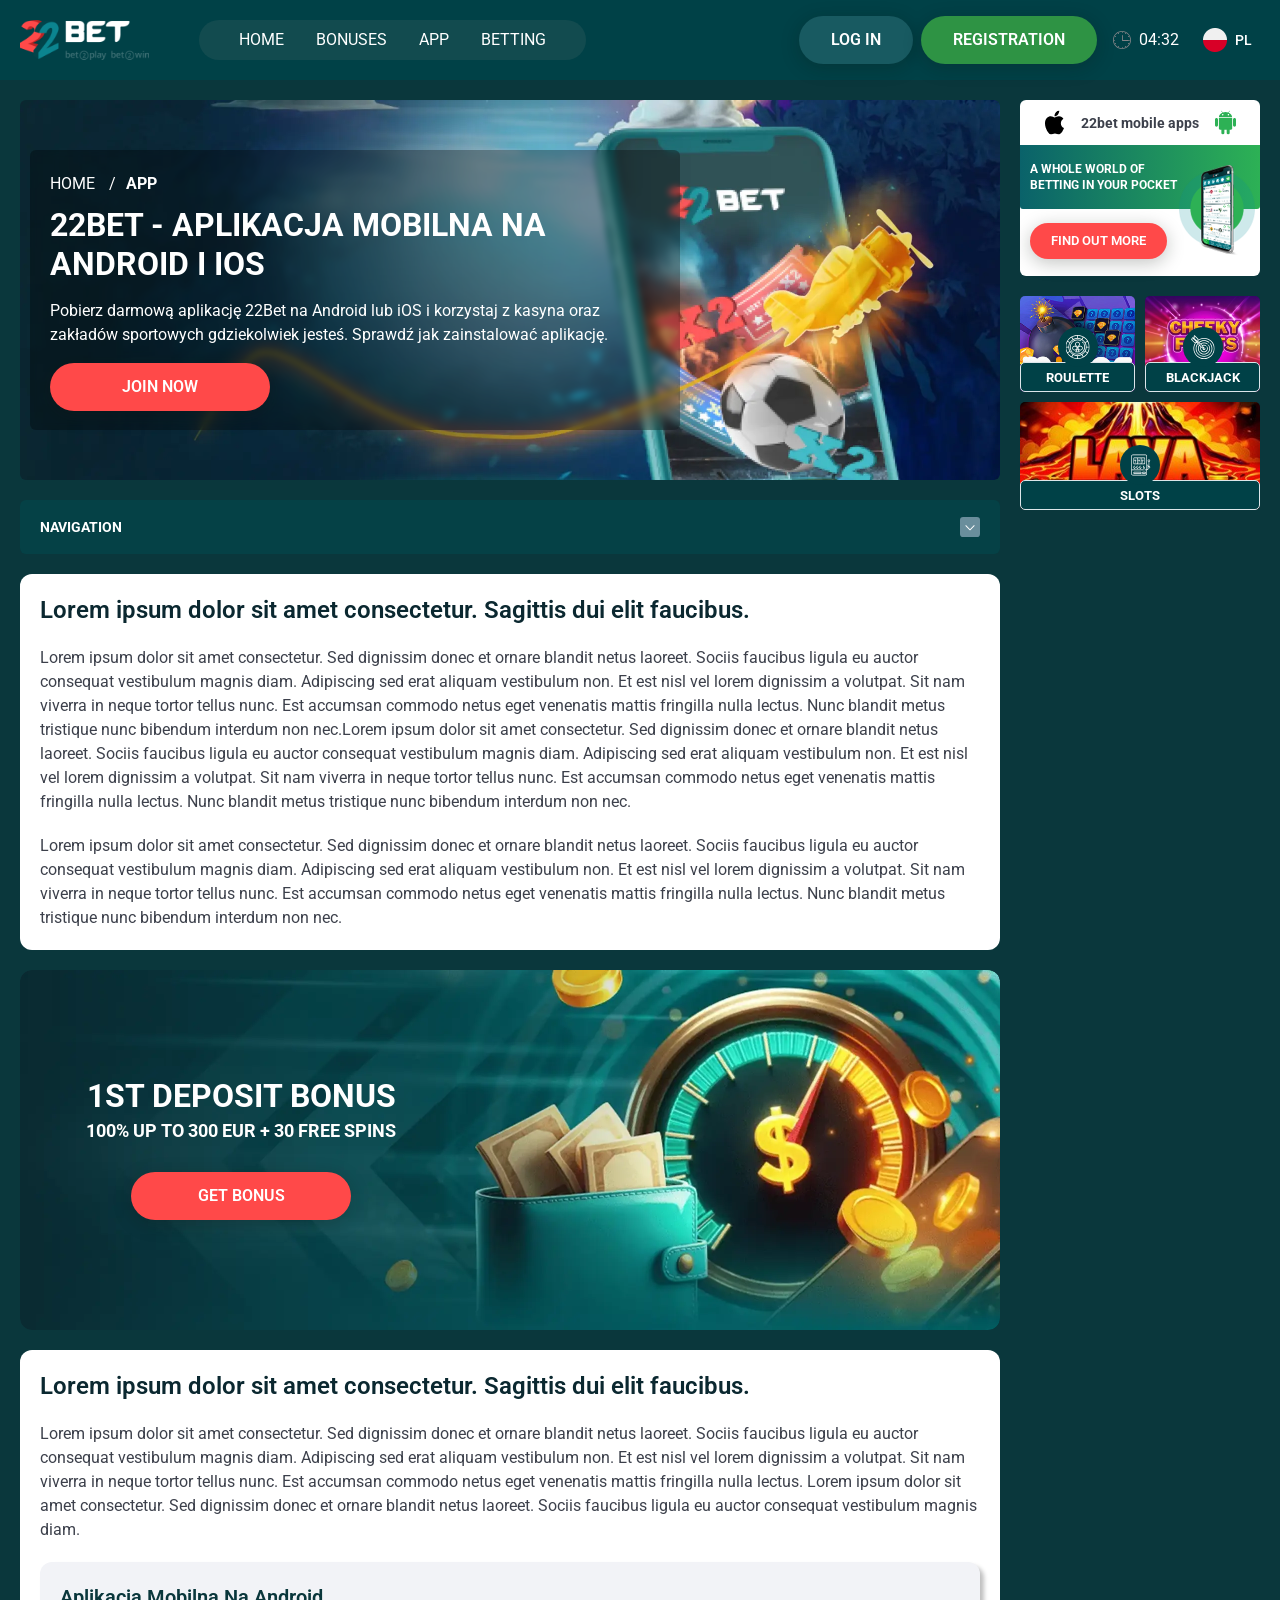
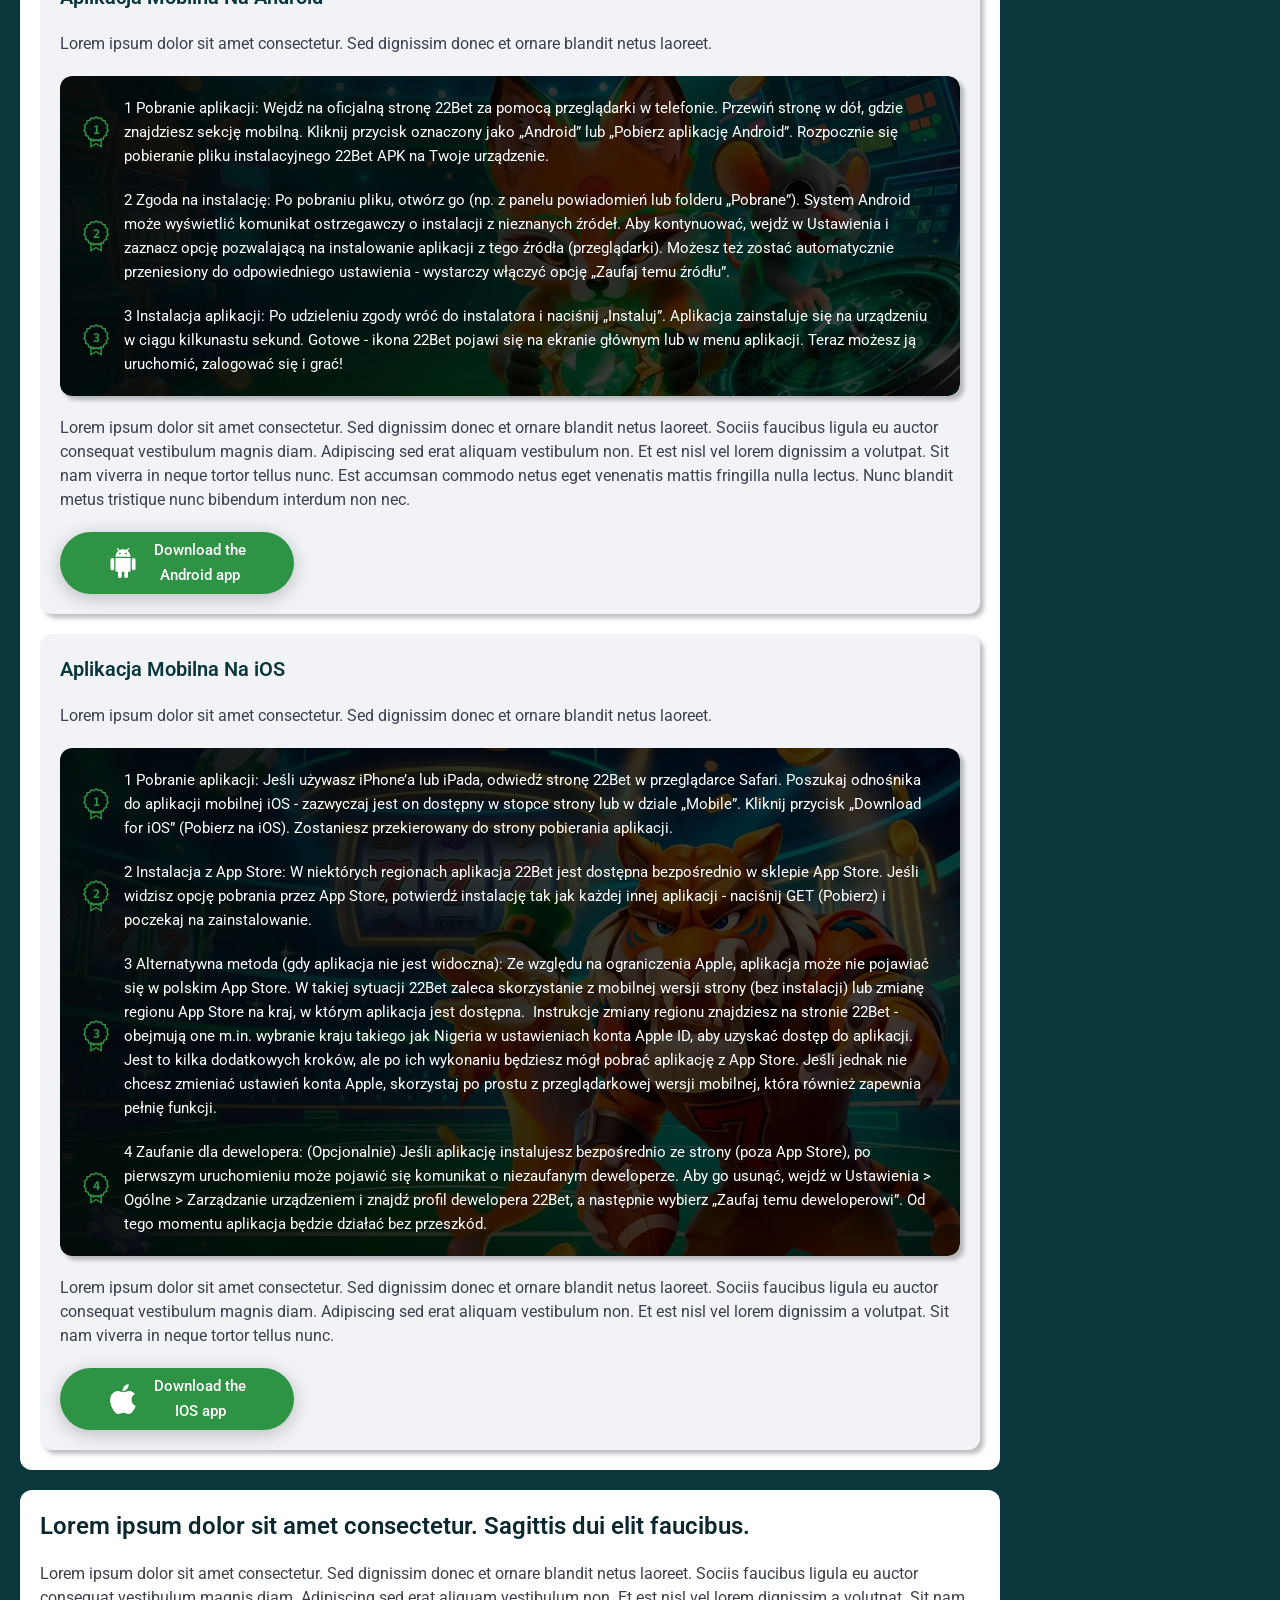
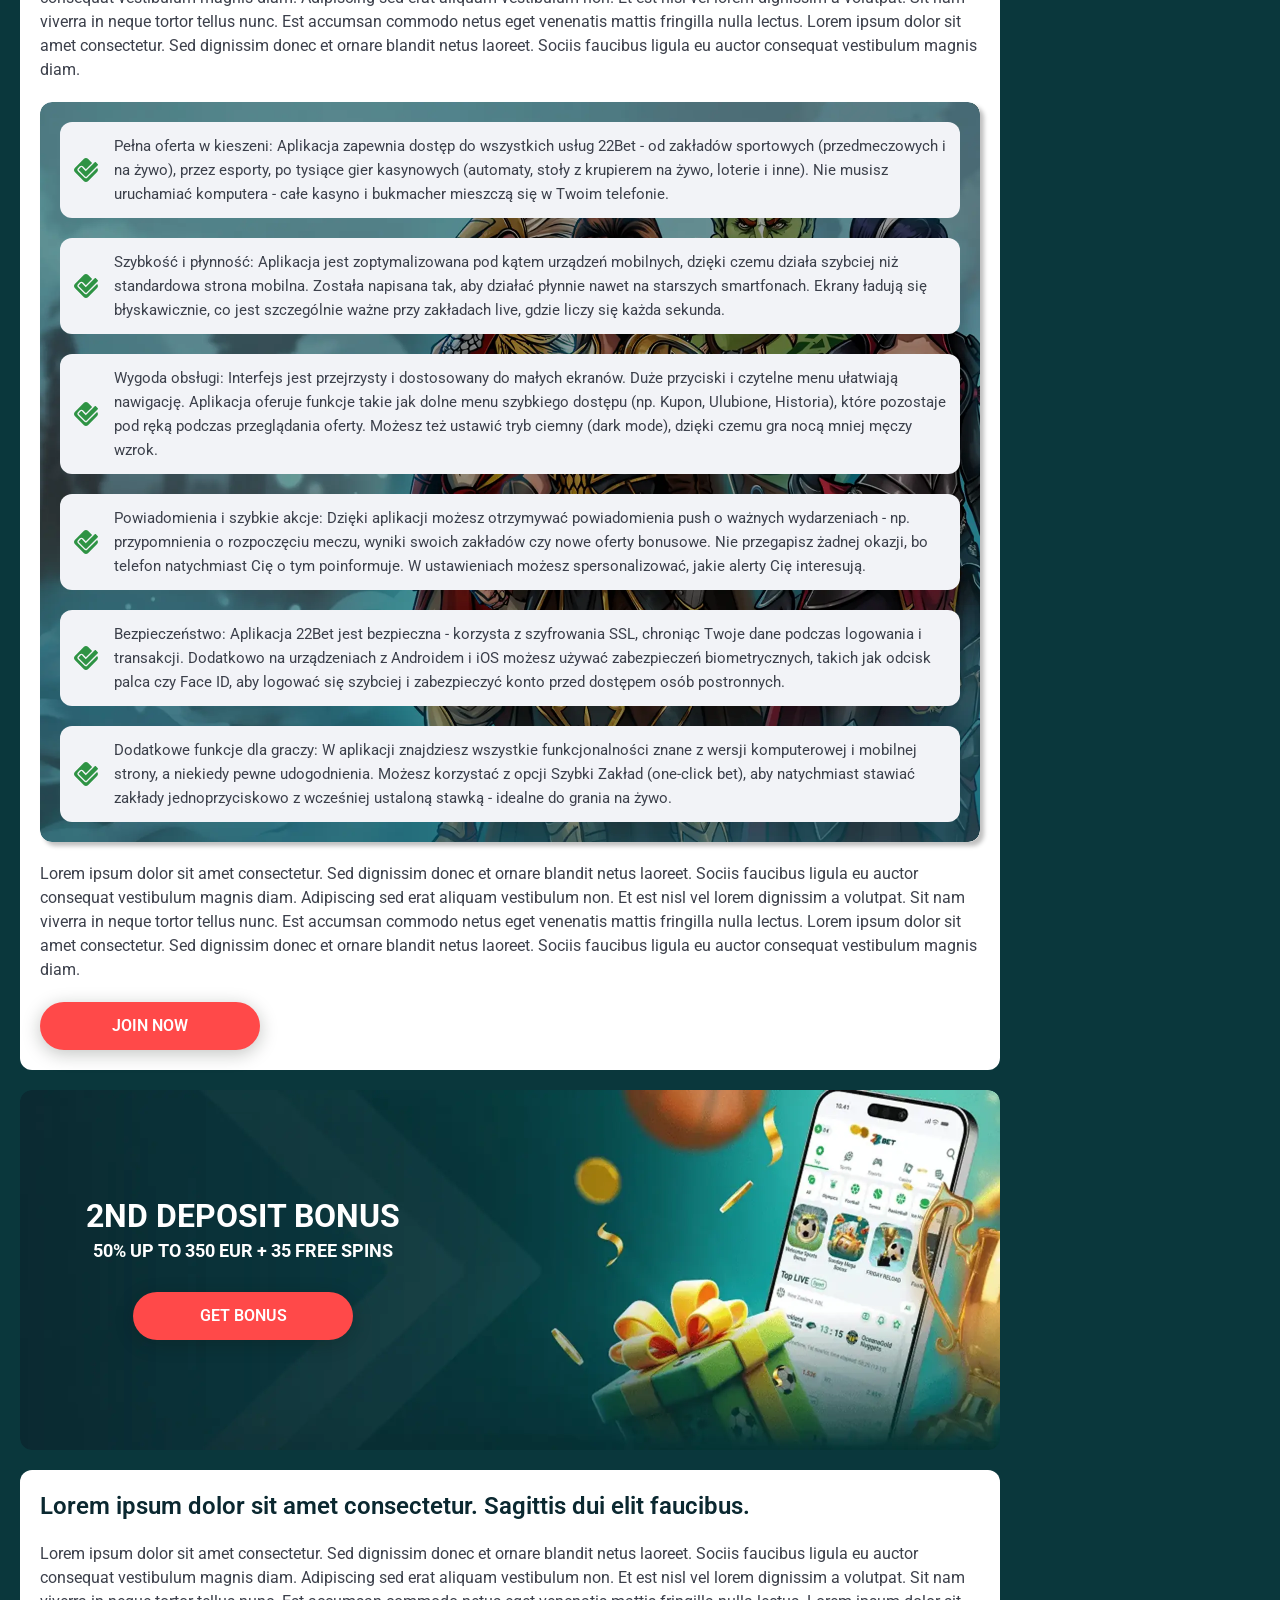
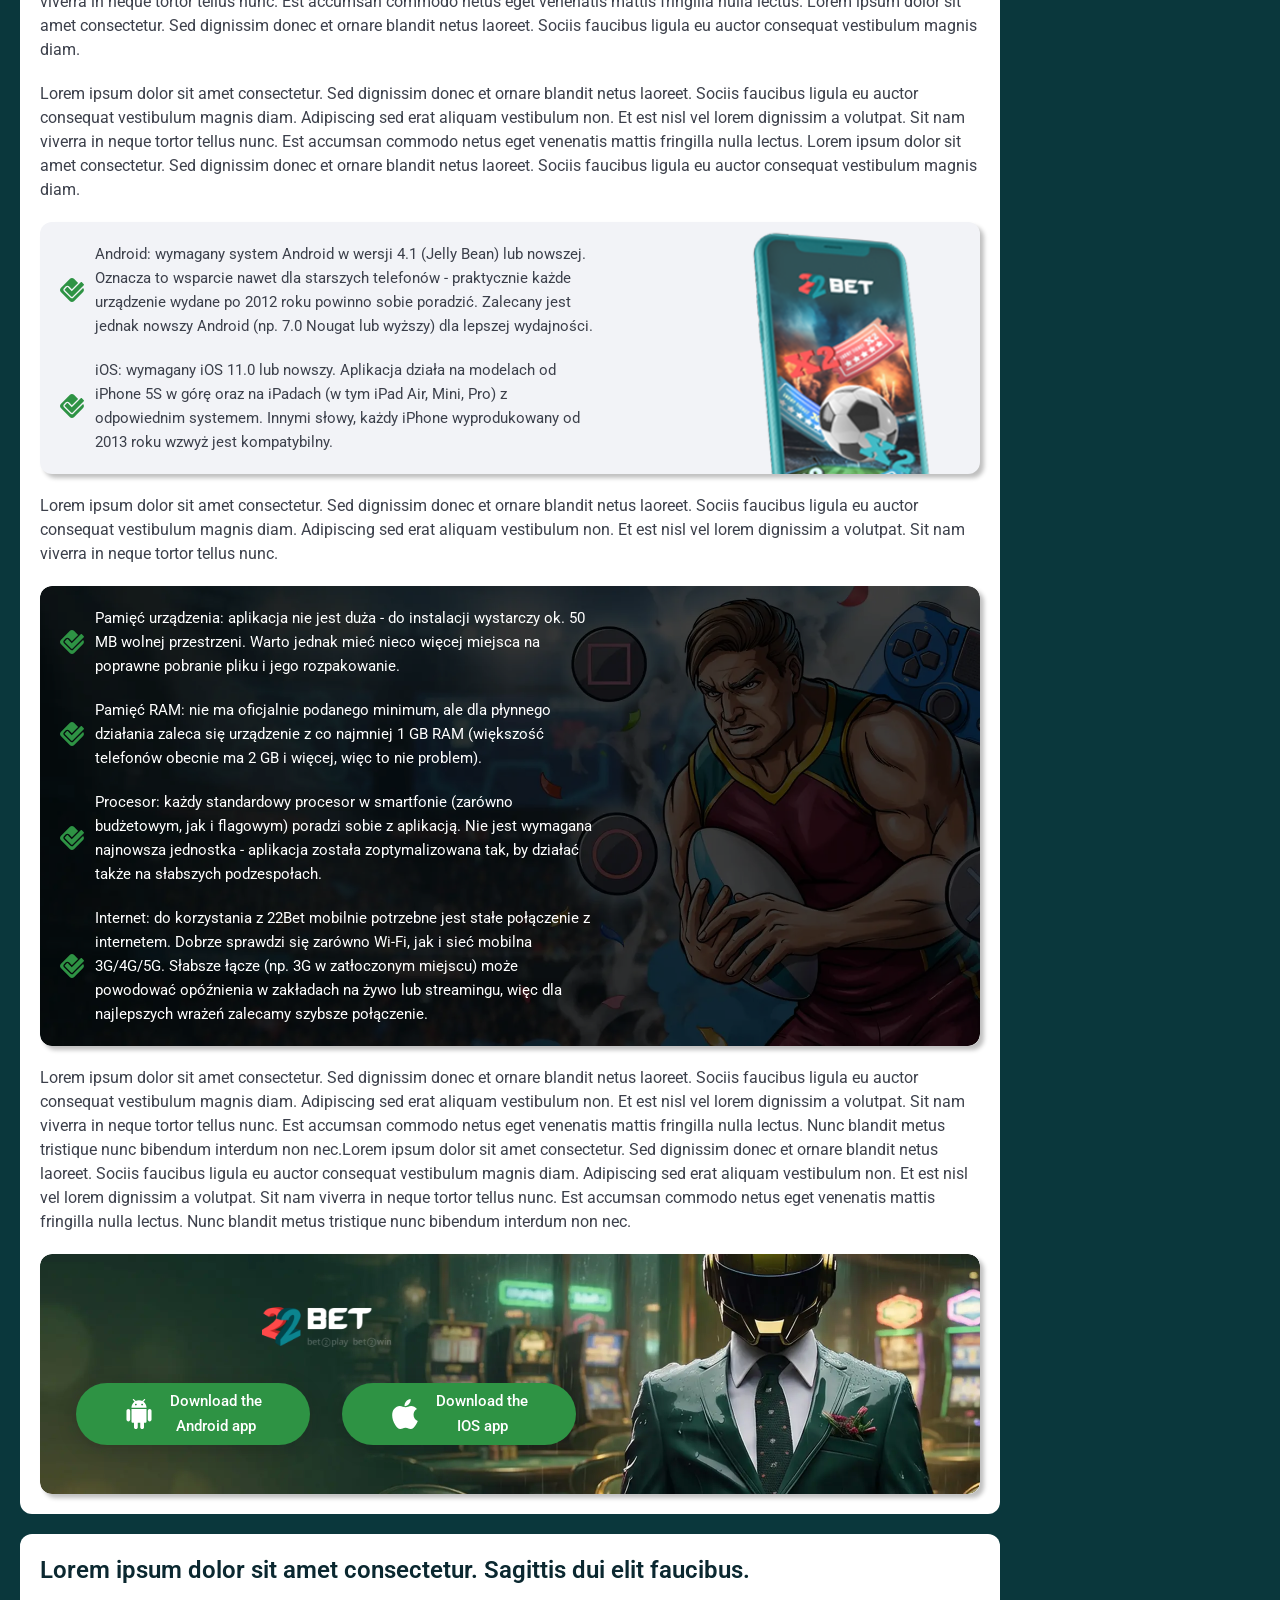
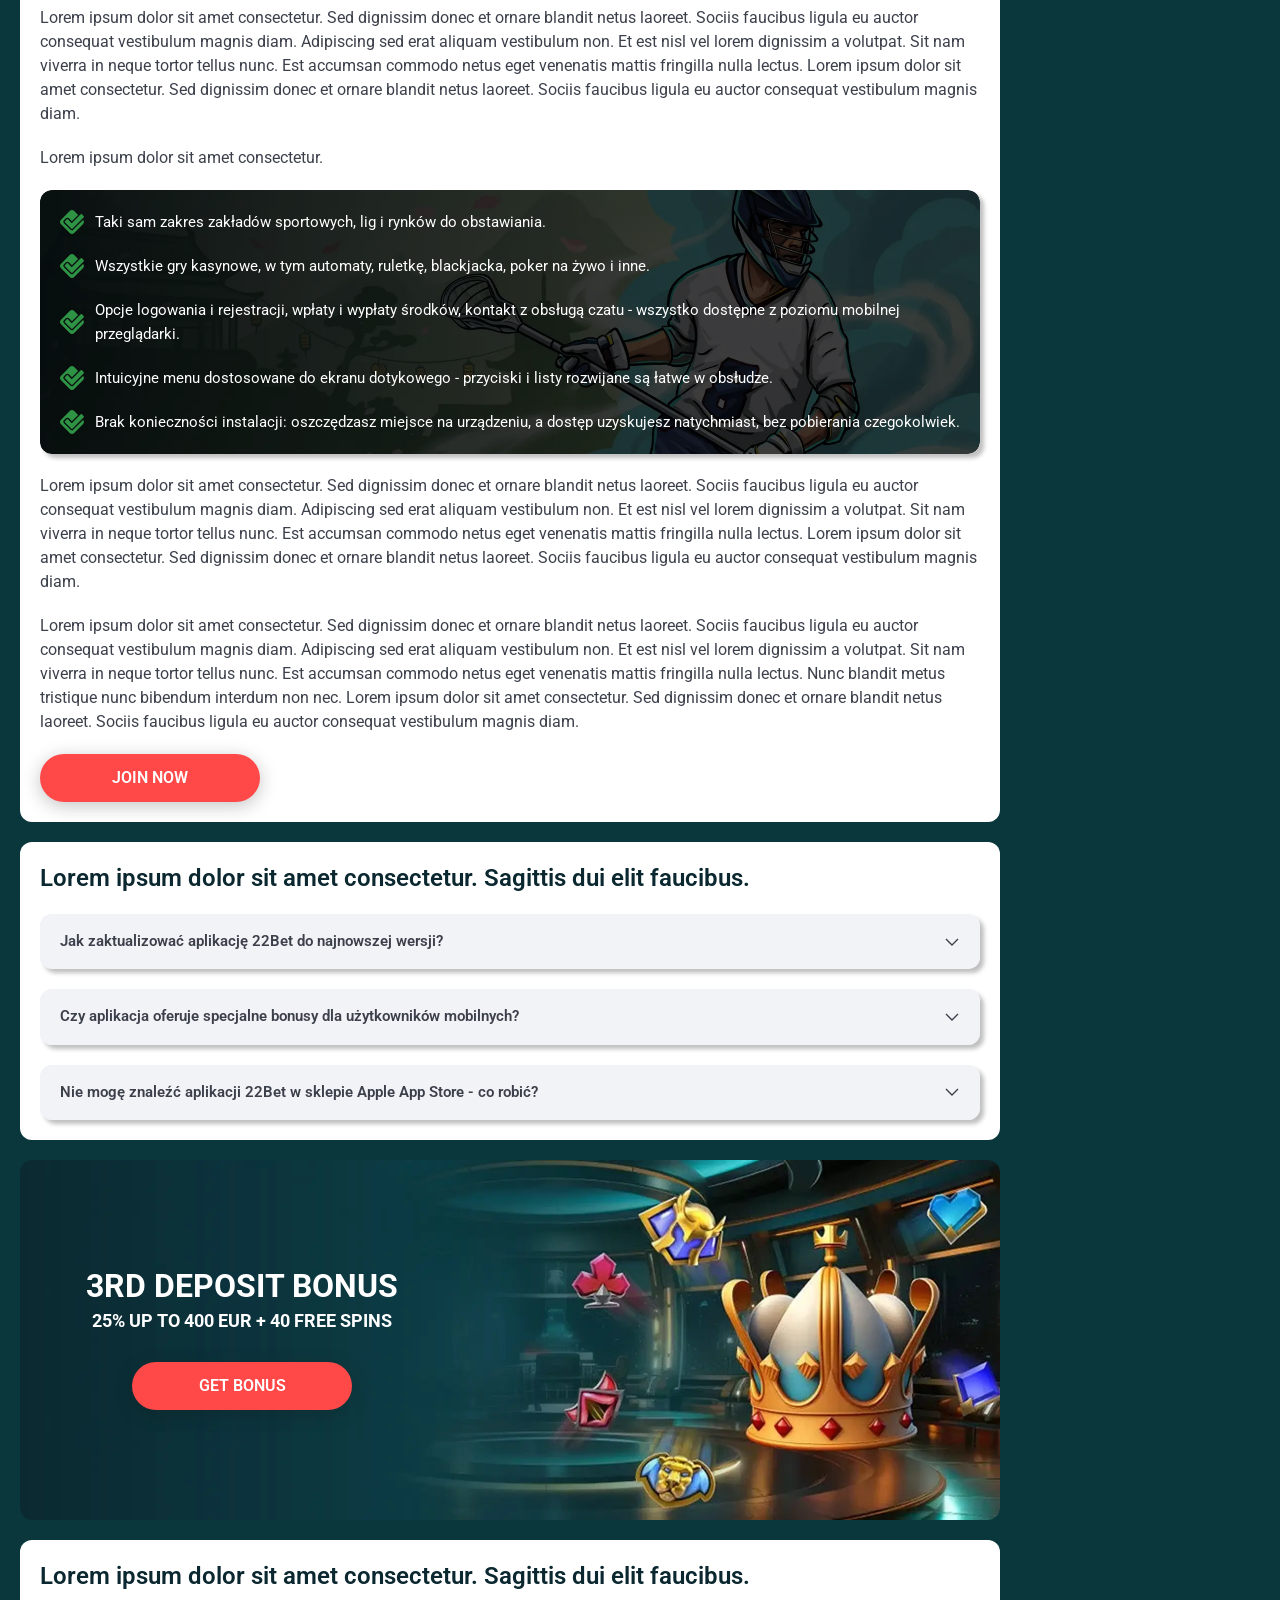
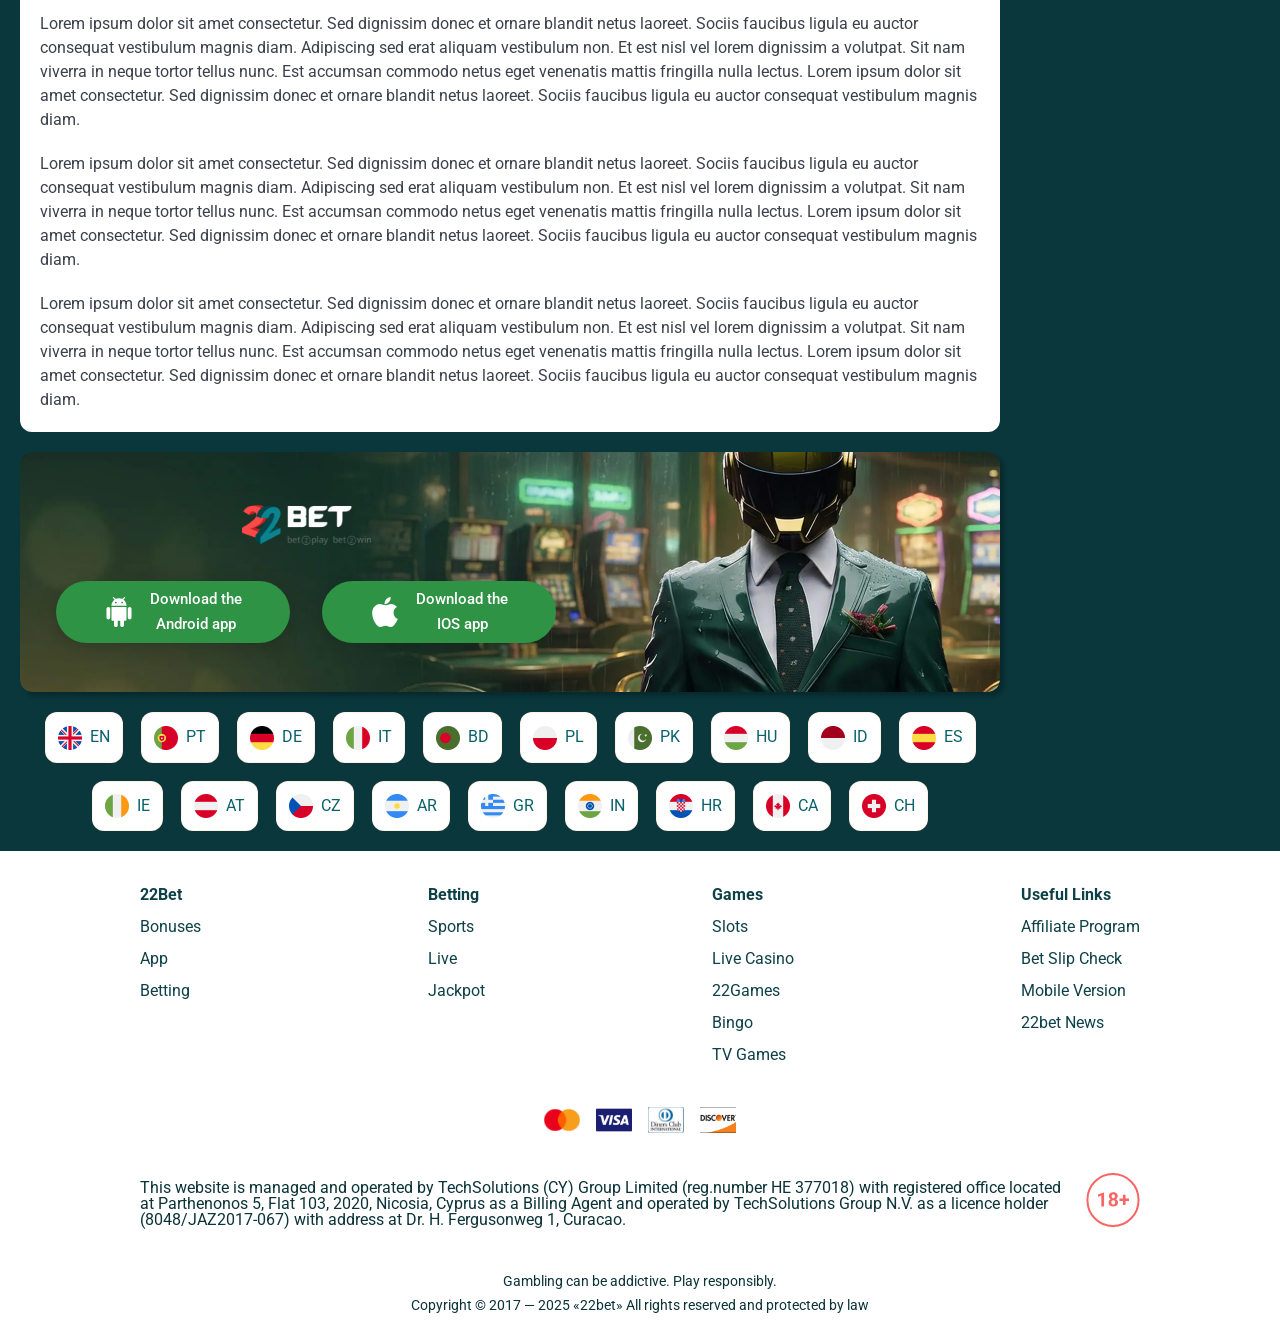
<file: app.html>
<!DOCTYPE html>
<html lang="pl-PL">
  <head>
    <meta charset="UTF-8" />

    <meta name="viewport" content="width=device-width, initial-scale=1.0" />
    <title>  22Bet - Aplikacja Mobilna Na Android I iOS</title>
    <meta name="description" content="Pobierz darmową aplikację 22Bet na Android lub iOS i korzystaj z kasyna oraz zakładów sportowych gdziekolwiek jesteś. Sprawdź jak zainstalować aplikację." />
    <meta property="og:site_name" content="22Bet Casino" />
    <meta property="og:title" content="  22Bet - Aplikacja Mobilna Na Android I iOS" />
    <meta property="og:type" content="website" />
    <meta property="og:url" content="http://casino22bet.pl/app.html" />
   <meta property="og:image" content="og.png" />
    <meta property="og:image:alt" content="22Bet Casino" />
    <meta property="og:locale" content="pl_PL" />
    <meta property="og:description" content=" Pobierz darmową aplikację 22Bet na Android lub iOS i korzystaj z kasyna oraz zakładów sportowych gdziekolwiek jesteś. Sprawdź jak zainstalować aplikację. " />
 <link rel="canonical" href="http://casino22bet.pl/app.html">
    <link rel="preconnect" href="https://fonts.googleapis.com" />
    <link rel="preconnect" href="https://fonts.gstatic.com" crossorigin />
    <link
      href="https://fonts.googleapis.com/css2?family=Poppins&family=Roboto:wght@400;500;700&display=swap"
      rel="stylesheet"
    />
    <link href="https://fonts.googleapis.com/css2?family=Noto+Sans+JP&display=swap" rel="stylesheet">
  
    <link rel="stylesheet" href="./css/reset.css" />
    <link rel="stylesheet" href="./css/main.css" />
    <link rel="stylesheet" href="./css/media.css" />
    <link rel="icon" href="./images/Group.png" type="image/x-icon" />
    <script
      src="https://code.jquery.com/jquery-3.6.1.min.js"
      integrity="sha256-o88AwQnZB+VDvE9tvIXrMQaPlFFSUTR+nldQm1LuPXQ="
      crossorigin="anonymous"
    ></script>
  </head>
  <body>
    <header class="header">
      <section class="content header__content">
        <a href="/" class="logo header__logo"
          ><img src="./images/logo.svg" alt="logo" title
        /></a>
        <button class="header__btn-menu">
          <svg
            width="16px"
            height="16px"
            viewBox="0 0 16 16"
            xmlns="http://www.w3.org/2000/svg"
          >
            <rect y="0" width="16" height="3" rx="1.5"></rect>
            <rect y="6.5" width="16" height="3" rx="1.5"></rect>
            <rect y="13" width="16" height="3" rx="1.5"></rect>
          </svg>
        </button>

        <nav class="menu header__menu">
          <ul class="header__menu-list">
               <li>
                <a href="/">
                Home
                </a>
              </li>
                
              <li>
                <a href="./bonus.html">
                 Bonuses
                </a>
              </li>
              
              <li>
                <a href="./app.html">
                 App
                </a>
              </li>
               <li>
                <a href="./betting.html">
               Betting
                </a>
              </li>
              
                </ul>
          <div class="header__button header__button-menu">
            <a href="#" class="button button__login-menu">log in</a>
            <a href="#" class="button button__menu">registration</a>
          </div>
        </nav>

        <a href="#" class="button button__login">log in</a>
        <a href="#" class="button button__singup">registration</a>
        <div id="clock" class="header__time">00:00</div>
         <div class="header__language">
                <div class="header__flag-wrap">
                  <a class="header__country" href="#">
                    <span><img src="./images/flag-pl.png" alt=" Flag" title /></span>
                      <span>pl</span>
                  </a>
                </div>
                <!-- <div class="header__flag-menu">
                  <ul>
                    
                    <li>
                      <a href="#" class="header__flag-link">
                        <span>
                          <img src="./images/flag-si.png" alt="flag" title />
                        </span>
                        <span>si</span>
                      </a>
                    </li>
                    
                  </ul>
                </div> -->
              </div>  
      </section>
    </header>
    <main class="main home">
      <section class="main__wrap">
        <aside class="sidebar sidebar-left ">
            <div class="sidebar-left__champion">
                <div class="top-champion__links-desk menu__review-desk">TOP Championships</div>
            </div>
            <div class="sidebar-left__matches">
                <div class="top-matches__links-desk menu__review-desk">Top matches</div>
            </div>
                <div class="sidebar-left__quik">
                  <div class="menu__links-desk"><a href="#">
                    <img src="./images/sidebar/liveEvents-sidebar.svg" alt="" title="">Live events</a>
                  </div>
                  <ul class="menu__links">
                    <li>
                      <a href="#"
                        ><img
                          src="./images/sidebar/football.svg"
                          alt="Football"
                          title
                        />Football (44)</a
                      >
                    </li>
                    <li>
                      <a href="#"
                        ><img
                          src="./images/sidebar/tennis.svg"
                          alt="Tennis"
                          title
                        />Tennis (47)</a
                      >
                    </li>
                    <li>
                      <a href="#"
                        ><img
                          src="./images/sidebar/basketball.svg"
                          alt="Basketball"
                          title
                        />Basketball (26)</a
                      >
                    </li>
                    <li>
                      <a href="#"
                        ><img
                          src="./images/sidebar/hockey.svg"
                          alt="Ice Hockey"
                          title
                        />Ice Hockey (18)</a
                      >
                    </li>
                    
                    <li>
                      <a href="#"
                        ><img
                          src="./images/sidebar/volleyball.svg"
                          alt="Volleyball"
                          title
                        />Volleyball (15)</a
                      >
                    </li>
                     <li>
                      <a href="#"
                        ><img
                          src="./images/sidebar/table-tenis.svg"
                          alt="Table Tennis"
                          title
                        />Table Tennis (15)</a
                      >
                    </li>
                     <li>
                      <a href="#"
                        ><img
                          src="./images/sidebar/handball.svg"
                          alt="Handball"
                          title
                        />Handball (15)</a
                      >
                    </li>
                     <li>
                      <a href="#"
                        ><img
                          src="./images/sidebar/cricket.svg"
                          alt="Cricket"
                          title
                        />Cricket (15)</a
                      >
                    </li>
                     <li>
                      <a href="#"
                        ><img
                          src="./images/sidebar/esports.svg"
                          alt="Esports"
                          title
                        />Esports (15)</a
                      >
                    </li>
                    
                   
                  </ul>
                </div>
              
                <div class="sidebar-left__review">
                  <div class="menu__review-desk sidebar__desk">Navigation
</div>
                  <ul class="menu__review sidebar__list">
                    <li><a href="#">Lorem ipsum dolor sit amet consectetur. Sagittis dui elit faucibus.</a></li>
                    <li><a href="#">Lorem ipsum dolor sit amet consectetur. Sagittis dui elit faucibus.</a></li>
                    <li><a href="#">Lorem ipsum dolor sit amet consectetur. Sagittis dui elit faucibus.</a></li>
                    <li><a href="#">Lorem ipsum dolor sit amet consectetur. Sagittis dui elit faucibus.</a></li>
                    <li><a href="#">Lorem ipsum dolor sit amet consectetur. Sagittis dui elit faucibus.</a></li>
                    <li><a href="#">Lorem ipsum dolor sit amet consectetur. Sagittis dui elit faucibus.</a></li>
                   
                    
                  </ul>
                </div>
             
        </aside>
       <section class="content__wrapper ">

       
          <section class="content hero">
           
            <div class="background background-page">
              <img src="./images/app/bg-app.webp" alt="hero" title />
              
            </div>
            <div class="hero__wrapper hero__wrapper-main">
              <div class="hero__data">
                   <ul
              class="breadcrumbs"
             
            >
              <li
                
              >
                <a href="/">
                  <span >Home</span></a
                >
               
              </li>
              <li 
               
              >
                <a> <span >App</span></a>
                
              </li>
            </ul>
                <h1 class="title general hero__title">
           22Bet - Aplikacja Mobilna Na Android I iOS
                </h1>
                <p class="hero__text">Pobierz darmową aplikację 22Bet na Android lub iOS i korzystaj z kasyna oraz zakładów sportowych gdziekolwiek jesteś. Sprawdź jak zainstalować aplikację.</p>
                <a href="#" class="button  hero__button">Join Now</a>
               
              </div>
             
            </div>
          </section>
          <section class="content menu-review__content">
            
                <div class="menu__review-desk menu__review-content">Navigation
</div>
                <ul class="menu__review menu__review-list">
                    <li><a href="#">Lorem ipsum dolor sit amet consectetur. Sagittis dui elit faucibus.</a></li>
                    <li><a href="#">Lorem ipsum dolor sit amet consectetur. Sagittis dui elit faucibus.</a></li>
                    <li><a href="#">Lorem ipsum dolor sit amet consectetur. Sagittis dui elit faucibus.</a></li>
                    <li><a href="#">Lorem ipsum dolor sit amet consectetur. Sagittis dui elit faucibus.</a></li>
                    <li><a href="#">Lorem ipsum dolor sit amet consectetur. Sagittis dui elit faucibus.</a></li>
                    <li><a href="#">Lorem ipsum dolor sit amet consectetur. Sagittis dui elit faucibus.</a></li>
                   
                </ul>
             
          
          </section>
     <section class="content article" >
   <h2 class="title high article__title">Lorem ipsum dolor sit amet consectetur. Sagittis dui elit faucibus.</h2>
     <p>
      Lorem ipsum dolor sit amet consectetur. Sed dignissim donec et ornare blandit netus laoreet. Sociis faucibus ligula eu auctor consequat vestibulum magnis diam. Adipiscing sed erat aliquam vestibulum non. Et est nisl vel lorem dignissim a volutpat. Sit nam viverra in neque tortor tellus nunc. Est accumsan commodo netus eget venenatis mattis fringilla nulla lectus. Nunc blandit metus tristique nunc bibendum interdum non nec.Lorem ipsum dolor sit amet consectetur. Sed dignissim donec et ornare blandit netus laoreet. Sociis faucibus ligula eu auctor consequat vestibulum magnis diam. Adipiscing sed erat aliquam vestibulum non. Et est nisl vel lorem dignissim a volutpat. Sit nam viverra in neque tortor tellus nunc. Est accumsan commodo netus eget venenatis mattis fringilla nulla lectus. Nunc blandit metus tristique nunc bibendum interdum non nec.
     </p>
   <p>Lorem ipsum dolor sit amet consectetur. Sed dignissim donec et ornare blandit netus laoreet. Sociis faucibus ligula eu auctor consequat vestibulum magnis diam. Adipiscing sed erat aliquam vestibulum non. Et est nisl vel lorem dignissim a volutpat. Sit nam viverra in neque tortor tellus nunc. Est accumsan commodo netus eget venenatis mattis fringilla nulla lectus. Nunc blandit metus tristique nunc bibendum interdum non nec.</p>
  </section>
           <section class="content banner banner__main">
            <div class="background banner__background">
              <img src="./images/main/banner-main1.webp" alt="banner" title />
            </div>
            <div class="banner__info">
              <h2 class="title high banner__title-main">
     1st Deposit Bonus
                
              </h2>
<p class="banner__subtitle"> 100% up to 300 EUR + 30 Free spins</p>
              <a href="#" class="button banner__button">Get Bonus</a>
              
            </div>
          </section>
          <section class="content article" >
   <h2 class="title high article__title">Lorem ipsum dolor sit amet consectetur. Sagittis dui elit faucibus.</h2>
   <p>Lorem ipsum dolor sit amet consectetur. Sed dignissim donec et ornare blandit netus laoreet. Sociis faucibus ligula eu auctor consequat vestibulum magnis diam. Adipiscing sed erat aliquam vestibulum non. Et est nisl vel lorem dignissim a volutpat. Sit nam viverra in neque tortor tellus nunc. Est accumsan commodo netus eget venenatis mattis fringilla nulla lectus. Lorem ipsum dolor sit amet consectetur. Sed dignissim donec et ornare blandit netus laoreet. Sociis faucibus ligula eu auctor consequat vestibulum magnis diam. </p>
 <div class="article__download">
<h3>Aplikacja Mobilna Na Android</h3>
<p>Lorem ipsum dolor sit amet consectetur. Sed dignissim donec et ornare blandit netus laoreet. </p>

<div class="image ">
             <div class="background  shadow">
                <img src="./images/app/app-img1.webp" alt="banner" title />
                </div>
<ol>
  <li>1
Pobranie aplikacji: Wejdź na oficjalną stronę 22Bet za pomocą przeglądarki w telefonie. Przewiń stronę w dół, gdzie znajdziesz sekcję mobilną. Kliknij przycisk oznaczony jako „Android” lub „Pobierz aplikację Android”. Rozpocznie się pobieranie pliku instalacyjnego 22Bet APK na Twoje urządzenie.</li>
  <li>2
Zgoda na instalację: Po pobraniu pliku, otwórz go (np. z panelu powiadomień lub folderu „Pobrane”). System Android może wyświetlić komunikat ostrzegawczy o instalacji z nieznanych źródeł. Aby kontynuować, wejdź w Ustawienia i zaznacz opcję pozwalającą na instalowanie aplikacji z tego źródła (przeglądarki). Możesz też zostać automatycznie przeniesiony do odpowiedniego ustawienia - wystarczy włączyć opcję „Zaufaj temu źródłu”.</li>
  <li>3
Instalacja aplikacji: Po udzieleniu zgody wróć do instalatora i naciśnij „Instaluj”. Aplikacja zainstaluje się na urządzeniu w ciągu kilkunastu sekund. Gotowe - ikona 22Bet pojawi się na ekranie głównym lub w menu aplikacji. Teraz możesz ją uruchomić, zalogować się i grać!</li>
</ol>
            </div>
<p>Lorem ipsum dolor sit amet consectetur. Sed dignissim donec et ornare blandit netus laoreet. Sociis faucibus ligula eu auctor consequat vestibulum magnis diam. Adipiscing sed erat aliquam vestibulum non. Et est nisl vel lorem dignissim a volutpat. Sit nam viverra in neque tortor tellus nunc. Est accumsan commodo netus eget venenatis mattis fringilla nulla lectus. Nunc blandit metus tristique nunc bibendum interdum non nec.</p>
<a href="#" class="button banner__btn banner__btn-app">
                    <img src="./images/app/android.svg" alt="icon" title>
                  Download the  </br>
Android app
                  </a>
</div>
<div class="article__download">
<h3>Aplikacja Mobilna Na iOS</h3>
<p>Lorem ipsum dolor sit amet consectetur. Sed dignissim donec et ornare blandit netus laoreet. </p>

<div class="image ">
             <div class="background background-main3 shadow">
                <img src="./images/app/app-img2.webp" alt="banner" title />
                </div>
<ol>
  <li>1
Pobranie aplikacji: Jeśli używasz iPhone’a lub iPada, odwiedź stronę 22Bet w przeglądarce Safari. Poszukaj odnośnika do aplikacji mobilnej iOS - zazwyczaj jest on dostępny w stopce strony lub w dziale „Mobile”. Kliknij przycisk „Download for iOS” (Pobierz na iOS). Zostaniesz przekierowany do strony pobierania aplikacji.</li>
  <li>2
Instalacja z App Store: W niektórych regionach aplikacja 22Bet jest dostępna bezpośrednio w sklepie App Store. Jeśli widzisz opcję pobrania przez App Store, potwierdź instalację tak jak każdej innej aplikacji - naciśnij GET (Pobierz) i poczekaj na zainstalowanie.</li>
  <li>3
Alternatywna metoda (gdy aplikacja nie jest widoczna): Ze względu na ograniczenia Apple, aplikacja może nie pojawiać się w polskim App Store. W takiej sytuacji 22Bet zaleca skorzystanie z mobilnej wersji strony (bez instalacji) lub zmianę regionu App Store na kraj, w którym aplikacja jest dostępna.  Instrukcje zmiany regionu znajdziesz na stronie 22Bet - obejmują one m.in. wybranie kraju takiego jak Nigeria w ustawieniach konta Apple ID, aby uzyskać dostęp do aplikacji. 
Jest to kilka dodatkowych kroków, ale po ich wykonaniu będziesz mógł pobrać aplikację z App Store. Jeśli jednak nie chcesz zmieniać ustawień konta Apple, skorzystaj po prostu z przeglądarkowej wersji mobilnej, która również zapewnia pełnię funkcji.</li>
  <li>4
Zaufanie dla dewelopera: (Opcjonalnie) Jeśli aplikację instalujesz bezpośrednio ze strony (poza App Store), po pierwszym uruchomieniu może pojawić się komunikat o niezaufanym deweloperze. Aby go usunąć, wejdź w Ustawienia > Ogólne > Zarządzanie urządzeniem i znajdź profil dewelopera 22Bet, a następnie wybierz „Zaufaj temu deweloperowi”. Od tego momentu aplikacja będzie działać bez przeszkód.</li>
</ol>
            </div>
<p>Lorem ipsum dolor sit amet consectetur. Sed dignissim donec et ornare blandit netus laoreet. Sociis faucibus ligula eu auctor consequat vestibulum magnis diam. Adipiscing sed erat aliquam vestibulum non. Et est nisl vel lorem dignissim a volutpat. Sit nam viverra in neque tortor tellus nunc. </p>
 <a href="#" class="button banner__btn banner__btn-app">
                    <img src="./images/app/apple.svg" alt="icon" title>
                 Download the  </br>
IOS app
                  </a>
</div>
  </section>
  <section class="content article" >
   <h2 class="title high article__title">Lorem ipsum dolor sit amet consectetur. Sagittis dui elit faucibus.</h2>
   <p>Lorem ipsum dolor sit amet consectetur. Sed dignissim donec et ornare blandit netus laoreet. Sociis faucibus ligula eu auctor consequat vestibulum magnis diam. Adipiscing sed erat aliquam vestibulum non. Et est nisl vel lorem dignissim a volutpat. Sit nam viverra in neque tortor tellus nunc. Est accumsan commodo netus eget venenatis mattis fringilla nulla lectus. Lorem ipsum dolor sit amet consectetur. Sed dignissim donec et ornare blandit netus laoreet. Sociis faucibus ligula eu auctor consequat vestibulum magnis diam. </p>
  
<div class="image ">
             <div class="background background-main ">
                <img src="./images/app/app-img3.webp" alt="banner" title />
                </div>
<ul class="list-main">
  <li>Pełna oferta w kieszeni: Aplikacja zapewnia dostęp do wszystkich usług 22Bet - od zakładów sportowych (przedmeczowych i na żywo), przez esporty, po tysiące gier kasynowych (automaty, stoły z krupierem na żywo, loterie i inne). Nie musisz uruchamiać komputera - całe kasyno i bukmacher mieszczą się w Twoim telefonie.</li>
  <li>Szybkość i płynność: Aplikacja jest zoptymalizowana pod kątem urządzeń mobilnych, dzięki czemu działa szybciej niż standardowa strona mobilna. Została napisana tak, aby działać płynnie nawet na starszych smartfonach. Ekrany ładują się błyskawicznie, co jest szczególnie ważne przy zakładach live, gdzie liczy się każda sekunda.</li>
  <li>Wygoda obsługi: Interfejs jest przejrzysty i dostosowany do małych ekranów. Duże przyciski i czytelne menu ułatwiają nawigację. Aplikacja oferuje funkcje takie jak dolne menu szybkiego dostępu (np. Kupon, Ulubione, Historia), które pozostaje pod ręką podczas przeglądania oferty. Możesz też ustawić tryb ciemny (dark mode), dzięki czemu gra nocą mniej męczy wzrok.</li>
  <li>Powiadomienia i szybkie akcje: Dzięki aplikacji możesz otrzymywać powiadomienia push o ważnych wydarzeniach - np. przypomnienia o rozpoczęciu meczu, wyniki swoich zakładów czy nowe oferty bonusowe. Nie przegapisz żadnej okazji, bo telefon natychmiast Cię o tym poinformuje. W ustawieniach możesz spersonalizować, jakie alerty Cię interesują.</li>
  <li>Bezpieczeństwo: Aplikacja 22Bet jest bezpieczna - korzysta z szyfrowania SSL, chroniąc Twoje dane podczas logowania i transakcji. Dodatkowo na urządzeniach z Androidem i iOS możesz używać zabezpieczeń biometrycznych, takich jak odcisk palca czy Face ID, aby logować się szybciej i zabezpieczyć konto przed dostępem osób postronnych. </li>
  <li>Dodatkowe funkcje dla graczy: W aplikacji znajdziesz wszystkie funkcjonalności znane z wersji komputerowej i mobilnej strony, a niekiedy pewne udogodnienia. Możesz korzystać z opcji Szybki Zakład (one-click bet), aby natychmiast stawiać zakłady jednoprzyciskowo z wcześniej ustaloną stawką - idealne do grania na żywo. </li>
</ul>
            </div>
   <p>Lorem ipsum dolor sit amet consectetur. Sed dignissim donec et ornare blandit netus laoreet. Sociis faucibus ligula eu auctor consequat vestibulum magnis diam. Adipiscing sed erat aliquam vestibulum non. Et est nisl vel lorem dignissim a volutpat. Sit nam viverra in neque tortor tellus nunc. Est accumsan commodo netus eget venenatis mattis fringilla nulla lectus. Lorem ipsum dolor sit amet consectetur. Sed dignissim donec et ornare blandit netus laoreet. Sociis faucibus ligula eu auctor consequat vestibulum magnis diam. </p>
 <a href="#" class="button ">Join Now</a>   
  </section>
  <section class="content banner banner__main">
            <div class="background  ">
              <img src="./images/main/banner-main3.webp" alt="banner" title />
            </div>
            <div class="banner__info">
              <h2 class="title high banner__title-main">
   2nd Deposit Bonus
              </h2>
<p class="banner__subtitle">50% up to 350 EUR + 35 Free spins</p>
              <a href="#" class="button banner__button">Get Bonus</a>
              
            </div>
          </section>
          
<section class="content article" >
   <h2 class="title high article__title">Lorem ipsum dolor sit amet consectetur. Sagittis dui elit faucibus.</h2>
   <p>Lorem ipsum dolor sit amet consectetur. Sed dignissim donec et ornare blandit netus laoreet. Sociis faucibus ligula eu auctor consequat vestibulum magnis diam. Adipiscing sed erat aliquam vestibulum non. Et est nisl vel lorem dignissim a volutpat. Sit nam viverra in neque tortor tellus nunc. Est accumsan commodo netus eget venenatis mattis fringilla nulla lectus. Lorem ipsum dolor sit amet consectetur. Sed dignissim donec et ornare blandit netus laoreet. Sociis faucibus ligula eu auctor consequat vestibulum magnis diam. </p>
   <p>Lorem ipsum dolor sit amet consectetur. Sed dignissim donec et ornare blandit netus laoreet. Sociis faucibus ligula eu auctor consequat vestibulum magnis diam. Adipiscing sed erat aliquam vestibulum non. Et est nisl vel lorem dignissim a volutpat. Sit nam viverra in neque tortor tellus nunc. Est accumsan commodo netus eget venenatis mattis fringilla nulla lectus. Lorem ipsum dolor sit amet consectetur. Sed dignissim donec et ornare blandit netus laoreet. Sociis faucibus ligula eu auctor consequat vestibulum magnis diam. </p>
   
<div class="article__download">
  <ul class="list">
    <li>Android: wymagany system Android w wersji 4.1 (Jelly Bean) lub nowszej. Oznacza to wsparcie nawet dla starszych telefonów - praktycznie każde urządzenie wydane po 2012 roku powinno sobie poradzić. Zalecany jest jednak nowszy Android (np. 7.0 Nougat lub wyższy) dla lepszej wydajności.</li>
    <li>iOS: wymagany iOS 11.0 lub nowszy. Aplikacja działa na modelach od iPhone 5S w górę oraz na iPadach (w tym iPad Air, Mini, Pro) z odpowiednim systemem. Innymi słowy, każdy iPhone wyprodukowany od 2013 roku wzwyż jest kompatybilny.</li>
  </ul>
  <div class="background-decor">
                <img src="./images/app/decor-app1.png" alt="banner" title />
                </div>
</div>
   <p>Lorem ipsum dolor sit amet consectetur. Sed dignissim donec et ornare blandit netus laoreet. Sociis faucibus ligula eu auctor consequat vestibulum magnis diam. Adipiscing sed erat aliquam vestibulum non. Et est nisl vel lorem dignissim a volutpat. Sit nam viverra in neque tortor tellus nunc. </p>
 <div class="image ">
             <div class="background background-main shadow ">
                <img src="./images/app/app-img4.webp" alt="banner" title />
                </div>
<ul class="list">
  <li>Pamięć urządzenia: aplikacja nie jest duża - do instalacji wystarczy ok. 50 MB wolnej przestrzeni. Warto jednak mieć nieco więcej miejsca na poprawne pobranie pliku i jego rozpakowanie.</li>
  <li>Pamięć RAM: nie ma oficjalnie podanego minimum, ale dla płynnego działania zaleca się urządzenie z co najmniej 1 GB RAM (większość telefonów obecnie ma 2 GB i więcej, więc to nie problem).</li>
  <li>Procesor: każdy standardowy procesor w smartfonie (zarówno budżetowym, jak i flagowym) poradzi sobie z aplikacją. Nie jest wymagana najnowsza jednostka - aplikacja została zoptymalizowana tak, by działać także na słabszych podzespołach.</li>
  <li>Internet: do korzystania z 22Bet mobilnie potrzebne jest stałe połączenie z internetem. Dobrze sprawdzi się zarówno Wi-Fi, jak i sieć mobilna 3G/4G/5G. Słabsze łącze (np. 3G w zatłoczonym miejscu) może powodować opóźnienia w zakładach na żywo lub streamingu, więc dla najlepszych wrażeń zalecamy szybsze połączenie.</li>
</ul>
            </div>
            <p>Lorem ipsum dolor sit amet consectetur. Sed dignissim donec et ornare blandit netus laoreet. Sociis faucibus ligula eu auctor consequat vestibulum magnis diam. Adipiscing sed erat aliquam vestibulum non. Et est nisl vel lorem dignissim a volutpat. Sit nam viverra in neque tortor tellus nunc. Est accumsan commodo netus eget venenatis mattis fringilla nulla lectus. Nunc blandit metus tristique nunc bibendum interdum non nec.Lorem ipsum dolor sit amet consectetur. Sed dignissim donec et ornare blandit netus laoreet. Sociis faucibus ligula eu auctor consequat vestibulum magnis diam. Adipiscing sed erat aliquam vestibulum non. Et est nisl vel lorem dignissim a volutpat. Sit nam viverra in neque tortor tellus nunc. Est accumsan commodo netus eget venenatis mattis fringilla nulla lectus. Nunc blandit metus tristique nunc bibendum interdum non nec.</p>
      <section class="content banner banner__buttons">
            <div class="background banner__background">
              <img src="./images/main/banner-main2.webp" alt="banner" title />
            </div>
            <div class="banner__info">
               <a href="/" class="logo banner__logo"
          ><img src="./images/logo.svg" alt="logo" title
        /></a>
              <div class="banner__btn-main">
                <a href="#" class="button banner__btn banner__btn-app">
                    <img src="./images/app/apple.svg" alt="icon" title>
                 Download the  </br>
IOS app
                  </a>
                <a href="#" class="button banner__btn banner__btn-app">
                    <img src="./images/app/android.svg" alt="icon" title>
                  Download the  </br>
Android app
                  </a>
                  
              </div>
            </div>
          </section>
          </section>
          
<section class="content article" >
   <h2 class="title high article__title">Lorem ipsum dolor sit amet consectetur. Sagittis dui elit faucibus.</h2>
   <p>Lorem ipsum dolor sit amet consectetur. Sed dignissim donec et ornare blandit netus laoreet. Sociis faucibus ligula eu auctor consequat vestibulum magnis diam. Adipiscing sed erat aliquam vestibulum non. Et est nisl vel lorem dignissim a volutpat. Sit nam viverra in neque tortor tellus nunc. Est accumsan commodo netus eget venenatis mattis fringilla nulla lectus. Lorem ipsum dolor sit amet consectetur. Sed dignissim donec et ornare blandit netus laoreet. Sociis faucibus ligula eu auctor consequat vestibulum magnis diam. </p>
   <p>Lorem ipsum dolor sit amet consectetur. </p>

<div class="image ">
             <div class="background  background-app shadow">
                <img src="./images/app/app-img5.webp" alt="banner" title />
                </div>
<ul>
  <li>Taki sam zakres zakładów sportowych, lig i rynków do obstawiania.</li>
  <li>Wszystkie gry kasynowe, w tym automaty, ruletkę, blackjacka, poker na żywo i inne.</li>
  <li>Opcje logowania i rejestracji, wpłaty i wypłaty środków, kontakt z obsługą czatu - wszystko dostępne z poziomu mobilnej przeglądarki.</li>
  <li>Intuicyjne menu dostosowane do ekranu dotykowego - przyciski i listy rozwijane są łatwe w obsłudze.</li>
  <li>Brak konieczności instalacji: oszczędzasz miejsce na urządzeniu, a dostęp uzyskujesz natychmiast, bez pobierania czegokolwiek.</li>
</ul>
            </div>
   <p>Lorem ipsum dolor sit amet consectetur. Sed dignissim donec et ornare blandit netus laoreet. Sociis faucibus ligula eu auctor consequat vestibulum magnis diam. Adipiscing sed erat aliquam vestibulum non. Et est nisl vel lorem dignissim a volutpat. Sit nam viverra in neque tortor tellus nunc. Est accumsan commodo netus eget venenatis mattis fringilla nulla lectus. Lorem ipsum dolor sit amet consectetur. Sed dignissim donec et ornare blandit netus laoreet. Sociis faucibus ligula eu auctor consequat vestibulum magnis diam. </p>
  <p>Lorem ipsum dolor sit amet consectetur. Sed dignissim donec et ornare blandit netus laoreet. Sociis faucibus ligula eu auctor consequat vestibulum magnis diam. Adipiscing sed erat aliquam vestibulum non. Et est nisl vel lorem dignissim a volutpat. Sit nam viverra in neque tortor tellus nunc. Est accumsan commodo netus eget venenatis mattis fringilla nulla lectus. Nunc blandit metus tristique nunc bibendum interdum non nec. Lorem ipsum dolor sit amet consectetur. Sed dignissim donec et ornare blandit netus laoreet. Sociis faucibus ligula eu auctor consequat vestibulum magnis diam.</p>
   <a href="#" class="button ">Join Now</a>
</section>
<section class="content faq" >
            <h2 class="title high faq__title">Lorem ipsum dolor sit amet consectetur. Sagittis dui elit faucibus.</h2>
           <ul class="faq__list " >
              <li class="faq__item"  >
                <h3 class="title medium faq__subtitle js-button-expander"  >Jak zaktualizować aplikację 22Bet do najnowszej wersji?

                 </h3>
                <div  class="faq__answer js-expand-content" >
                <p>
                 Gdy pojawi się nowa wersja aplikacji, otrzymasz stosowne powiadomienie po uruchomieniu (lub telefon sam zaktualizuje aplikację, jeśli masz taką opcję włączoną). Użytkownicy Android otrzymają komunikat w aplikacji z prośbą o pobranie aktualizacji - proces wygląda podobnie jak instalacja pierwotna.
 </p>
 <p>
  Na iOS aktualizacje odbywają się przez App Store (o ile aplikacja jest zainstalowana poprzez App Store) - zobaczysz je w sekcji aktualizacji tak jak dla innych aplikacji. Jeśli instalowałeś aplikację iOS ręcznie, sprawdzaj co jakiś czas stronę 22Bet - gdy pojawi się nowa wersja, strona poinformuje o konieczności pobrania aktualizacji. Zawsze warto używać najnowszej wersji, bo zawiera poprawki błędów i nowe funkcje.

 </p>
                </div>
              </li>
              <li class="faq__item"  >
                <h3 class="title medium faq__subtitle js-button-expander"  > Czy aplikacja oferuje specjalne bonusy dla użytkowników mobilnych?

</h3>
                <div class="faq__answer js-expand-content" >
                  <p>
              Obecnie 22Bet nie prowadzi oddzielnych promocji wyłącznie dla grających na aplikacji. Jednak wszystkie standardowe bonusy i oferty (np. bonus powitalny, bonusy depozytowe, cashback, jackpoty czy turnieje) są dostępne także w aplikacji. 
 </p>
                </div>
              </li> 
              <li class="faq__item" >
                <h3 class="title medium faq__subtitle js-button-expander" >Nie mogę znaleźć aplikacji 22Bet w sklepie Apple App Store - co robić?


</h3>
                <div class="faq__answer js-expand-content">
                  <p >
                 Jeśli nie widzisz aplikacji 22Bet w wynikach wyszukiwania App Store, prawdopodobnie wynika to z ograniczeń regionalnych. W Polsce aplikacja może być niewidoczna. 
                  </p>
                  <p>
                    Mamy dwa rozwiązania: (1) użyć wersji mobilnej strony, która zapewnia pełną funkcjonalność bez instalacji (patrz wyżej), lub (2) zmienić region sklepu App Store na taki, gdzie aplikacja jest dostępna (np. na Nigerię). Druga opcja wymaga przejścia do ustawień Apple ID i zmiany kraju, co pozwoli pobrać aplikację z innego regionu. 

                  </p>
                </div>
              </li> 
             
            </ul>
          </section>
                <section class="content banner banner__main">
            <div class="background ">
              <img src="./images/main/banner-main4.webp" alt="banner" title />
            </div>
            <div class="banner__info">
              <h2 class="title high banner__title-main">
   3rd Deposit Bonus
              </h2>
<p class="banner__subtitle">25% up to 400 EUR + 40 Free spins</p>
              <a href="#" class="button banner__button">Get Bonus</a>
              
            </div>
          </section>
          
<section class="content article" >
   <h2 class="title high article__title">Lorem ipsum dolor sit amet consectetur. Sagittis dui elit faucibus.</h2>
   <p>Lorem ipsum dolor sit amet consectetur. Sed dignissim donec et ornare blandit netus laoreet. Sociis faucibus ligula eu auctor consequat vestibulum magnis diam. Adipiscing sed erat aliquam vestibulum non. Et est nisl vel lorem dignissim a volutpat. Sit nam viverra in neque tortor tellus nunc. Est accumsan commodo netus eget venenatis mattis fringilla nulla lectus. Lorem ipsum dolor sit amet consectetur. Sed dignissim donec et ornare blandit netus laoreet. Sociis faucibus ligula eu auctor consequat vestibulum magnis diam. </p>
   <p>Lorem ipsum dolor sit amet consectetur. Sed dignissim donec et ornare blandit netus laoreet. Sociis faucibus ligula eu auctor consequat vestibulum magnis diam. Adipiscing sed erat aliquam vestibulum non. Et est nisl vel lorem dignissim a volutpat. Sit nam viverra in neque tortor tellus nunc. Est accumsan commodo netus eget venenatis mattis fringilla nulla lectus. Lorem ipsum dolor sit amet consectetur. Sed dignissim donec et ornare blandit netus laoreet. Sociis faucibus ligula eu auctor consequat vestibulum magnis diam. </p>
   <p>Lorem ipsum dolor sit amet consectetur. Sed dignissim donec et ornare blandit netus laoreet. Sociis faucibus ligula eu auctor consequat vestibulum magnis diam. Adipiscing sed erat aliquam vestibulum non. Et est nisl vel lorem dignissim a volutpat. Sit nam viverra in neque tortor tellus nunc. Est accumsan commodo netus eget venenatis mattis fringilla nulla lectus. Lorem ipsum dolor sit amet consectetur. Sed dignissim donec et ornare blandit netus laoreet. Sociis faucibus ligula eu auctor consequat vestibulum magnis diam. </p>
   
  </section>
<section class="content banner banner__buttons">
            <div class="background banner__background">
              <img src="./images/main/banner-main2.webp" alt="banner" title />
            </div>
            <div class="banner__info">
               <a href="/" class="logo banner__logo"
          ><img src="./images/logo.svg" alt="logo" title
        /></a>
              <div class="banner__btn-main">
                <a href="#" class="button banner__btn banner__btn-app">
                    <img src="./images/app/apple.svg" alt="icon" title>
                 Download the  </br>
IOS app
                  </a>
                <a href="#" class="button banner__btn banner__btn-app">
                    <img src="./images/app/android.svg" alt="icon" title>
                  Download the  </br>
Android app
                  </a>
                  
              </div>
            </div>
          </section>

<section class="content country">
        <ul class="country__list">
                    
                    <li>
                      <a href="#" class="country__list-link">
                        <span>
                          <img src="./images/flag.png" alt="flag" title />
                        </span>
                        <span>en</span>
                      </a>
                    </li>
                    <li>
                      <a href="#" class="country__list-link">
                        <span>
                          <img src="./images/flag-pt.png" alt="flag" title />
                        </span>
                        <span>pt</span>
                      </a>
                    </li>
                     <li>
                      <a href="#" class="country__list-link">
                        <span>
                          <img src="./images/flag-de.png" alt="flag" title />
                        </span>
                        <span>de</span>
                      </a>
                    </li>
                    <li>
                      <a href="#" class="country__list-link">
                        <span>
                          <img src="./images/flag-it.png" alt="flag" title />
                        </span>
                        <span>it</span>
                      </a>
                    </li>
                     <li>
                      <a href="#" class="country__list-link">
                        <span>
                          <img src="./images/flag-bd.png" alt="flag" title />
                        </span>
                        <span>bd</span>
                      </a>
                    </li>
                     <li>
                      <a href="#" class="country__list-link">
                        <span>
                          <img src="./images/flag-pl.png" alt="flag" title />
                        </span>
                        <span>pl</span>
                      </a>
                    </li>
                     <li>
                      <a href="#" class="country__list-link">
                        <span>
                          <img src="./images/flag-pk.png" alt="flag" title />
                        </span>
                        <span>pk</span>
                      </a>
                    </li>
                     <li>
                      <a href="#" class="country__list-link">
                        <span>
                          <img src="./images/flag-hu.png" alt="flag" title />
                        </span>
                        <span>hu</span>
                      </a>
                    </li>
                     <li>
                      <a href="#" class="country__list-link">
                        <span>
                          <img src="./images/flag-id.png" alt="flag" title />
                        </span>
                        <span>id</span>
                      </a>
                    </li>
                     <li>
                      <a href="#" class="country__list-link">
                        <span>
                          <img src="./images/flag-es.png" alt="flag" title />
                        </span>
                        <span>es</span>
                      </a>
                    </li>
                     <li>
                      <a href="#" class="country__list-link">
                        <span>
                          <img src="./images/flag-ie.png" alt="flag" title />
                        </span>
                        <span>ie</span>
                      </a>
                    </li>
                     <li>
                      <a href="#" class="country__list-link">
                        <span>
                          <img src="./images/flag-at.png" alt="flag" title />
                        </span>
                        <span>at</span>
                      </a>
                    </li>
                     <li>
                      <a href="#" class="country__list-link">
                        <span>
                          <img src="./images/flag-cz.png" alt="flag" title />
                        </span>
                        <span>cz</span>
                      </a>
                    </li>
                     <li>
                      <a href="#" class="country__list-link">
                        <span>
                          <img src="./images/flag-ar.png" alt="flag" title />
                        </span>
                        <span>ar</span>
                      </a>
                    </li>
                     <li>
                      <a href="#" class="country__list-link">
                        <span>
                          <img src="./images/flag-gr.png" alt="flag" title />
                        </span>
                        <span>gr</span>
                      </a>
                    </li>
                     <li>
                      <a href="#" class="country__list-link">
                        <span>
                          <img src="./images/flag-in.png" alt="flag" title />
                        </span>
                        <span>in</span>
                      </a>
                    </li>
                    
                     <li>
                      <a href="#" class="country__list-link">
                        <span>
                          <img src="./images/flag-hr.png" alt="flag" title />
                        </span>
                        <span>hr</span>
                      </a>
                    </li>
                     <li>
                      <a href="#" class="country__list-link">
                        <span>
                          <img src="./images/flag-ca.png" alt="flag" title />
                        </span>
                        <span>ca</span>
                      </a>
                    </li>
                     <li>
                      <a href="#" class="country__list-link">
                        <span>
                          <img src="./images/flag-ch.png" alt="flag" title />
                        </span>
                        <span>ch</span>
                      </a>
                    </li>
                    
                   
                  </ul>
</section>
          
        </section> 
        <aside class="sidebar sidebar-right ">
           
         
            <div class="sidebar__info">
                <img src="./images/sidebar/apple-right-sidebar.svg" alt="apple" title>
                <div class="sidebar__subtitle">22bet mobile apps</div>
                <img src="./images/sidebar/android-right-sidebar.svg" alt="android" title>
              </div>
             <div class="sidebar__wrap">
              <div class="sidebar__deskription">
                <p>A whole world of betting in your pocket</p>
                <img src="./images/sidebar/phone-right-sidebar.png" alt="iphone" title>
             </div>
             <a href="#" class="button sidebar__button">Find out more</a>
             </div>
             <div class="sidebar__cards">
              <a href="#"><img src="./images/sidebar/roulette.jpg" width="115" alt="roulette" title>
              <div class="sidebar__text sidebar__text-first">Roulette</div>
              <span class="span"><img src="./images/sidebar/icon-roulette.svg" alt="" title=""></span></a>
               <a href="#"><img src="./images/sidebar/blackjack.jpg" width="115" alt="blackjack" title>
                <div class="sidebar__text">Blackjack</div>
              <span class="span"><img src="./images/sidebar/icon-blackjack.svg" alt="" title=""></span></a>
               
             
             <a href="#"><img src="./images/sidebar/slots.jpg" width="240" alt="slots" title>
              <div class="sidebar__text sidebar__text-last">Slots</div>
              <span class="span"><img src="./images/sidebar/icon-slots.svg" alt="" title=""></span></a>
             </div>
        </aside> 
        <div class=""  onclick="scrollToTop()">
          <button class="main__arrow" id="scrollToTopBtn"></button>
        </div> 
        
      </section>
    </main> 
    <footer class=" footer ">
      <section class="content footer__content">
        <ul class="footer__menu">
          <li>
            <div>22Bet</div>
            <ul class="footer__info">
              <li><a href="./bonus.html">Bonuses</a></li>
              <li><a href="./app.html">App</a></li>
              <li><a href="./betting.html">Betting</a></li>
            </ul>
          </li>
          <li>
            <div>Betting</div>
            <ul class="footer__info">
              <li><a href="#">Sports</a></li>
              <li><a href="#">Live</a></li>
              <li><a href="#">Jackpot</a></li>
              
            </ul>
          </li>
          <li>
            <div>Games</div>
            <ul class="footer__info">
              <li><a href="#">Slots</a></li>
              <li><a href="#">Live Casino</a></li>
              <li><a href="#">22Games</a></li>
              <li><a href="#">Bingo</a></li>
              <li><a href="#">TV Games</a></li>
            </ul>
          </li>
          <li>
            <div>Useful links</div>
            <ul class="footer__info">
              <li><a href="#">Affiliate Program</a></li>
              <li><a href="#">Bet slip check</a></li>
              <li><a href="#">Mobile version</a></li>
              <li><a href="#">22bet news</a></li>
              
            </ul>
          </li>
        </ul>
       
          <ul class="footer__cards-list">
            <li>
                <a href="#"
                  ><img
                    src="./images/mastercard.svg"
                    alt="mastercard"
                    title
                /></a>
              </li>
            <li>
              <a href="#"
                ><img src="./images/visa.svg" alt="cardvisa" title
              /></a>
            </li>
            <li>
                <a href="#"
                  ><img src="./images/diners.svg" alt="diners" title
                /></a>
              </li>
              <li>
                <a href="#"
                  ><img src="./images/discover.svg" alt="discover" title
                /></a>
              </li>
            
          </ul>
       
        <div class="footer__wrapp">
          <div class="footer__text">
           <p>This website is managed and operated by TechSolutions (CY) Group Limited (reg.number HE 377018) with registered office located at Parthenonos 5, Flat 103, 2020, Nicosia, Cyprus as a Billing Agent and operated by TechSolutions Group N.V. as a licence holder (8048/JAZ2017-067) with address at Dr. H. Fergusonweg 1, Curacao.</p>
            
           
          </div>
          <div class="footer__age">
            <img src="./images/age.svg" alt="age" title />
          </div>
        </div>
        <p class="footer__copy">Gambling can be addictive. Play responsibly.</p>
        <p class="footer__copy">Copyright &copy; 2017 — 2025 «22bet» All rights reserved and protected by law</p>
      </section>
    </footer>

    <script src="./js/sidebar.js" defer></script>
    <script src="./js/expander.js" defer></script>
    <script src="./js/mobile-menu.js" defer></script>
    <script src="./js/clock.js" defer></script>
     <!-- <script src="./js/flag.js" defer></script> -->
       <script src="./js/anchor.js" defer></script>
       <script src="./js/arrowUp.js" defer></script>
  </body>
</html>
</file>
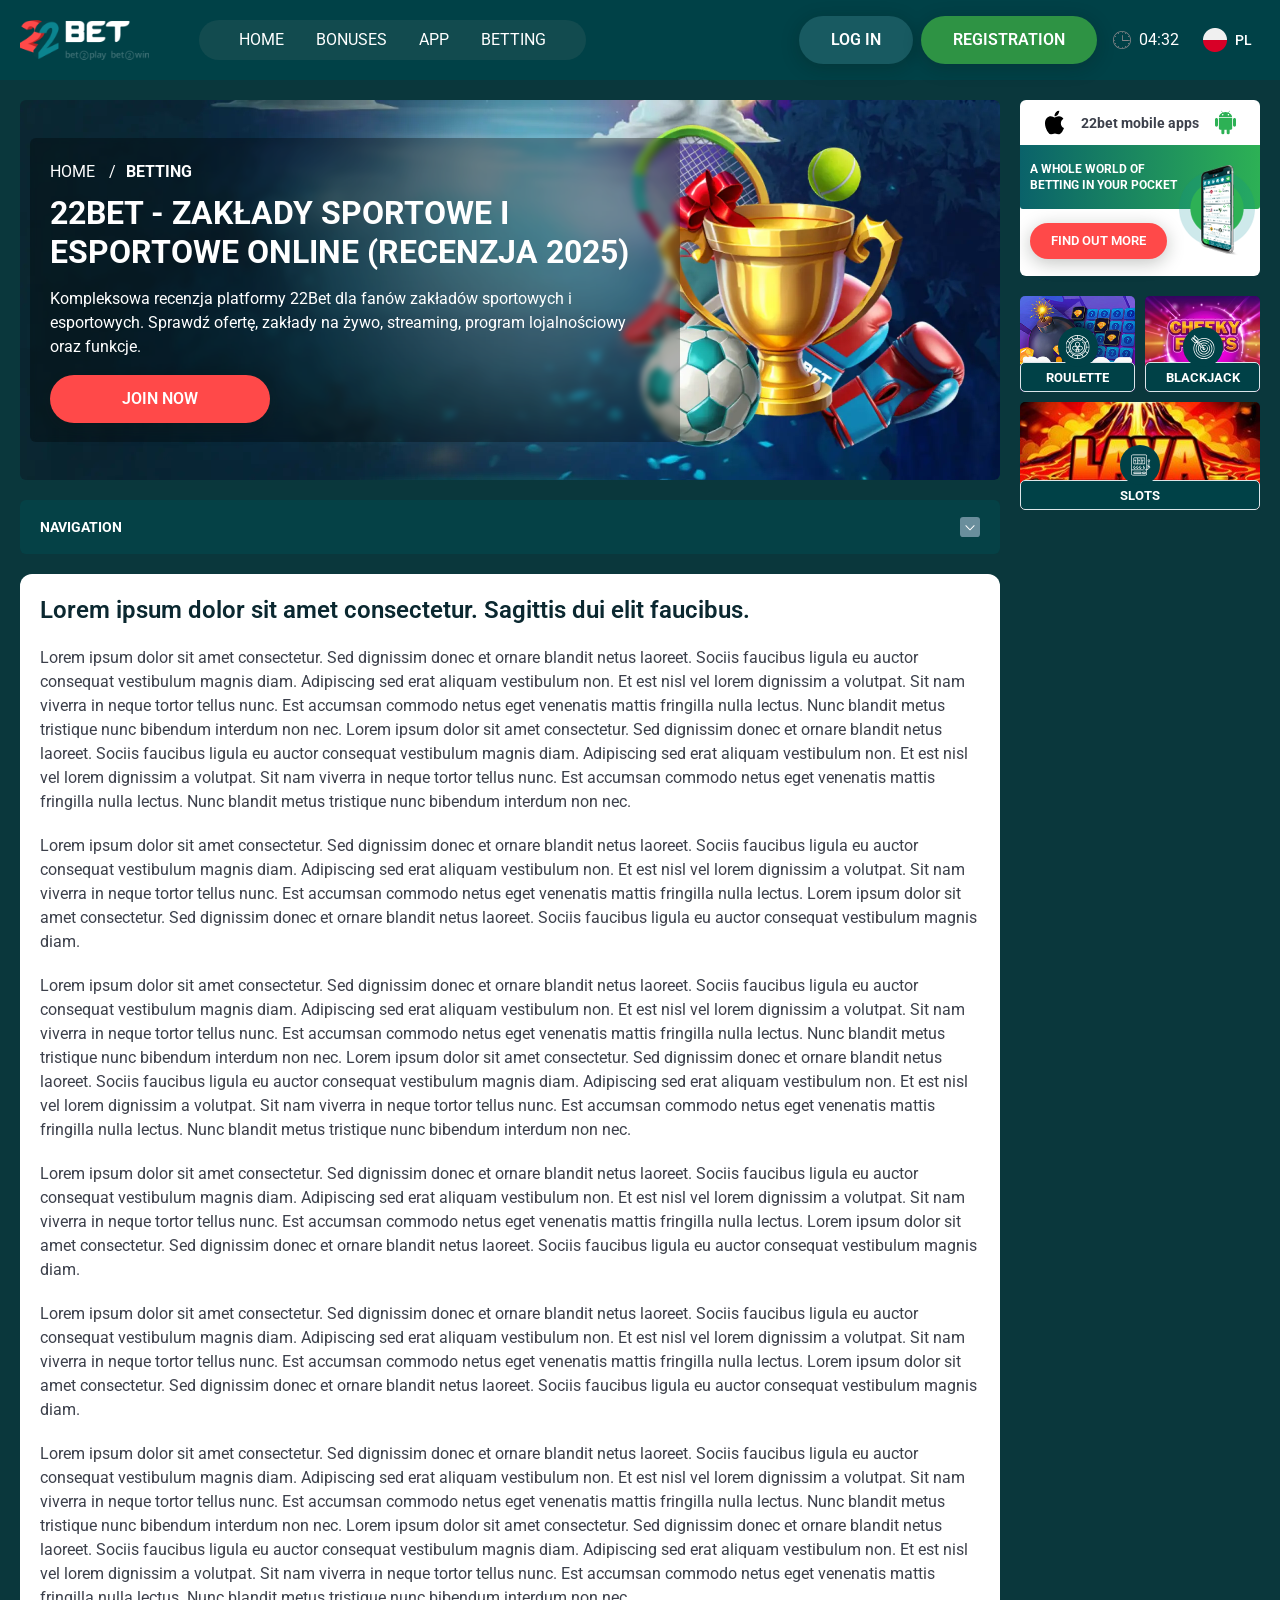
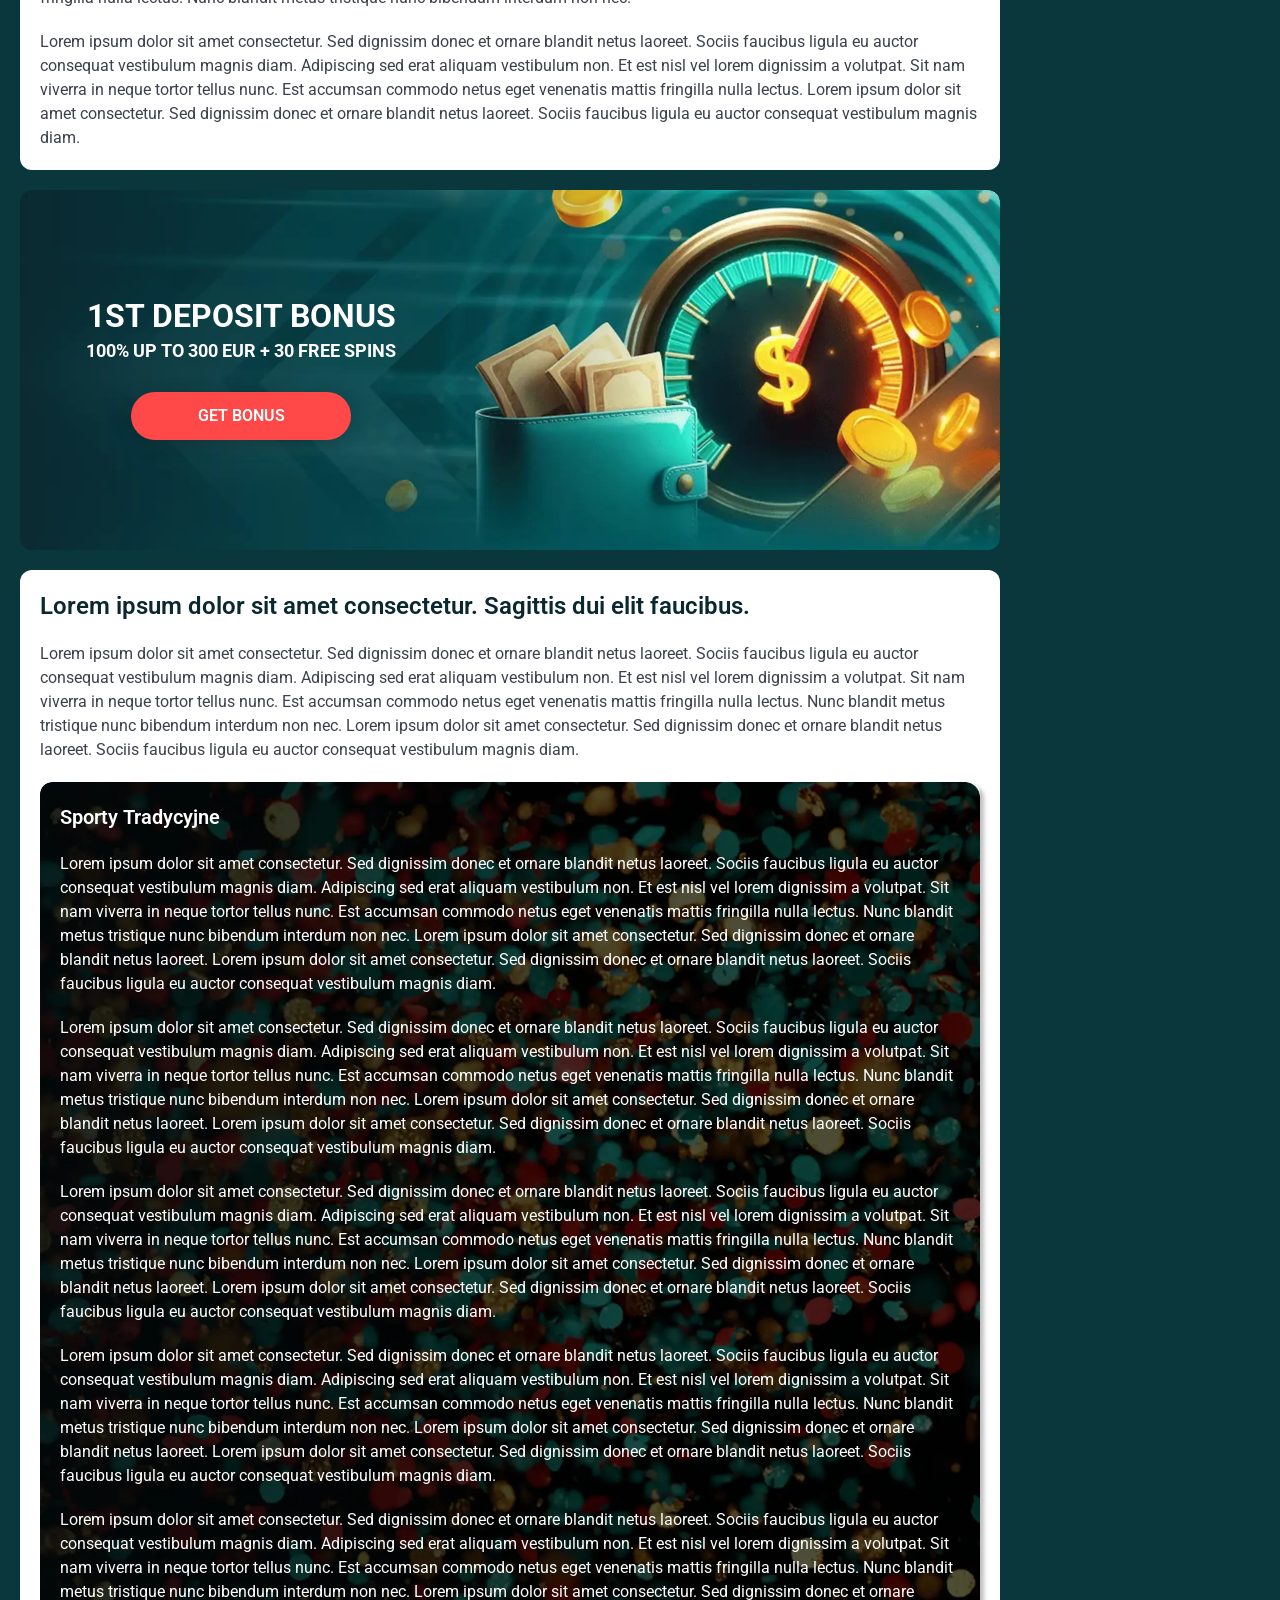
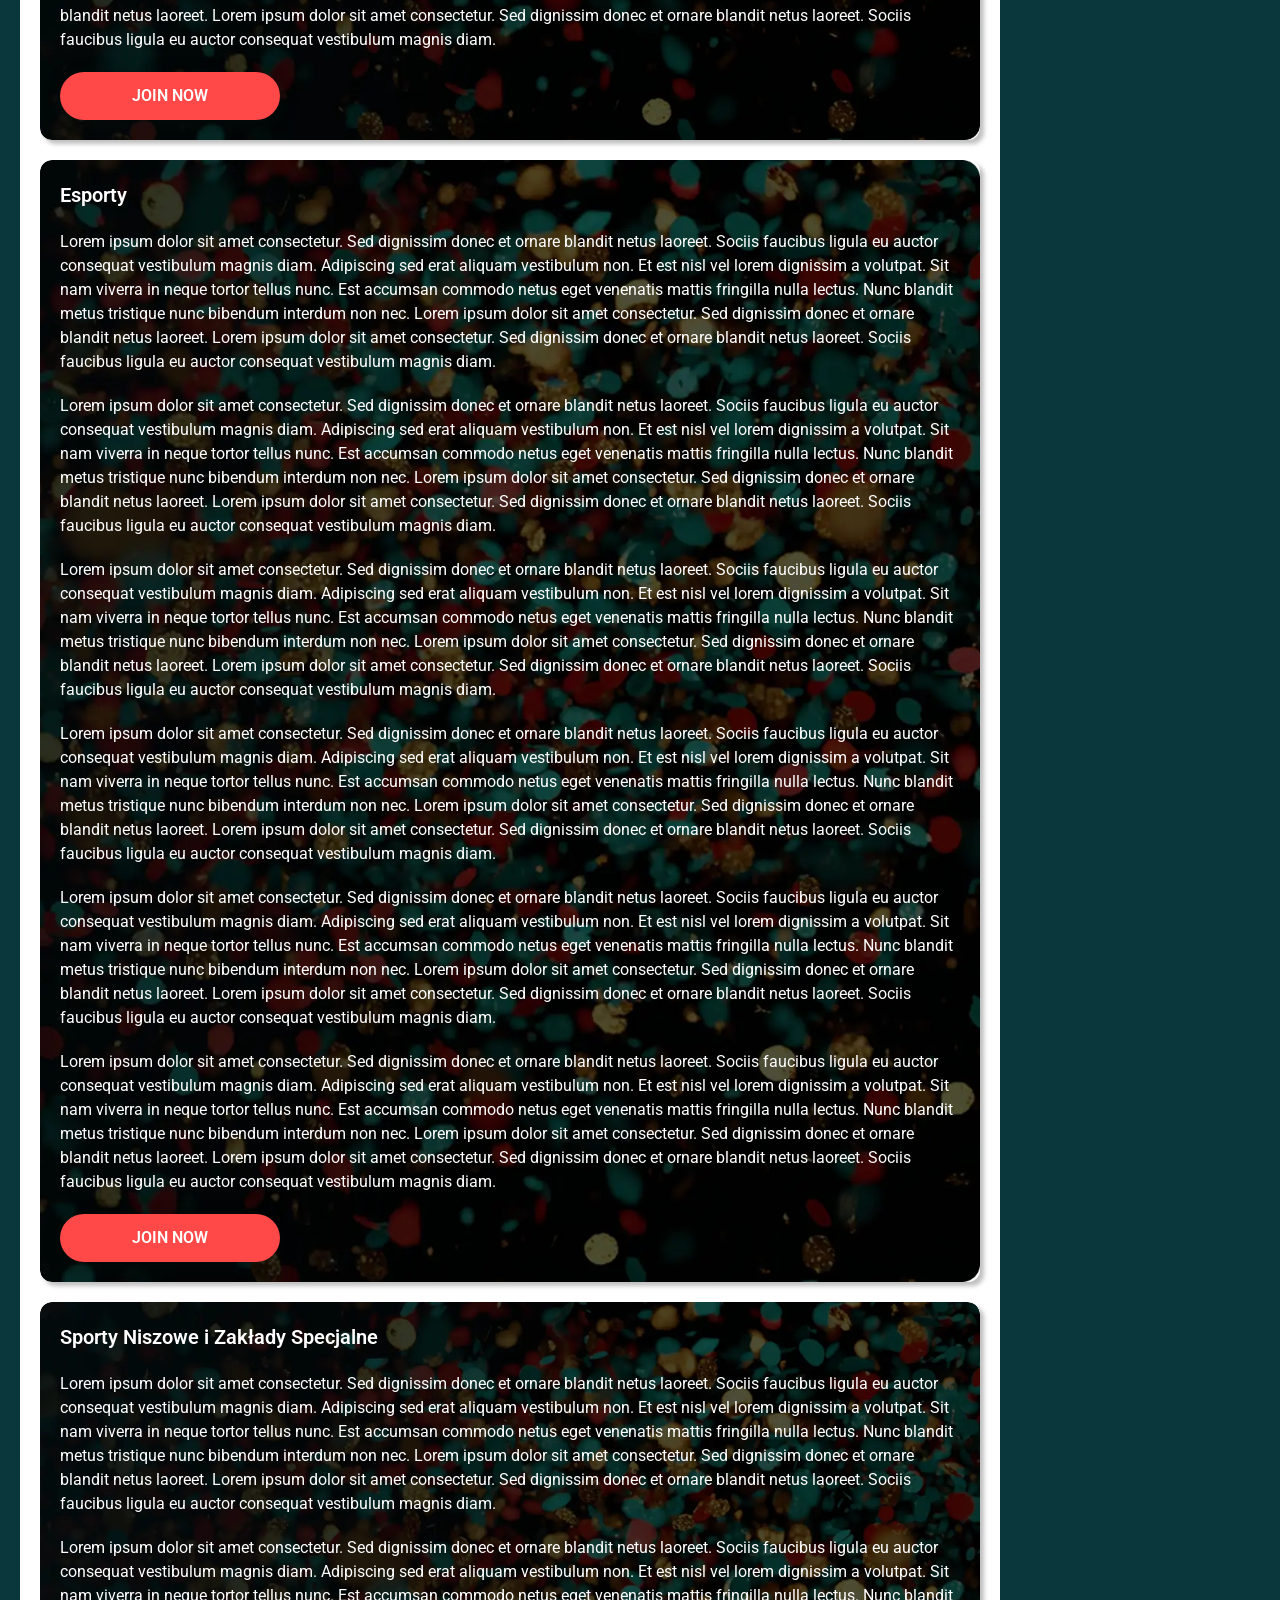
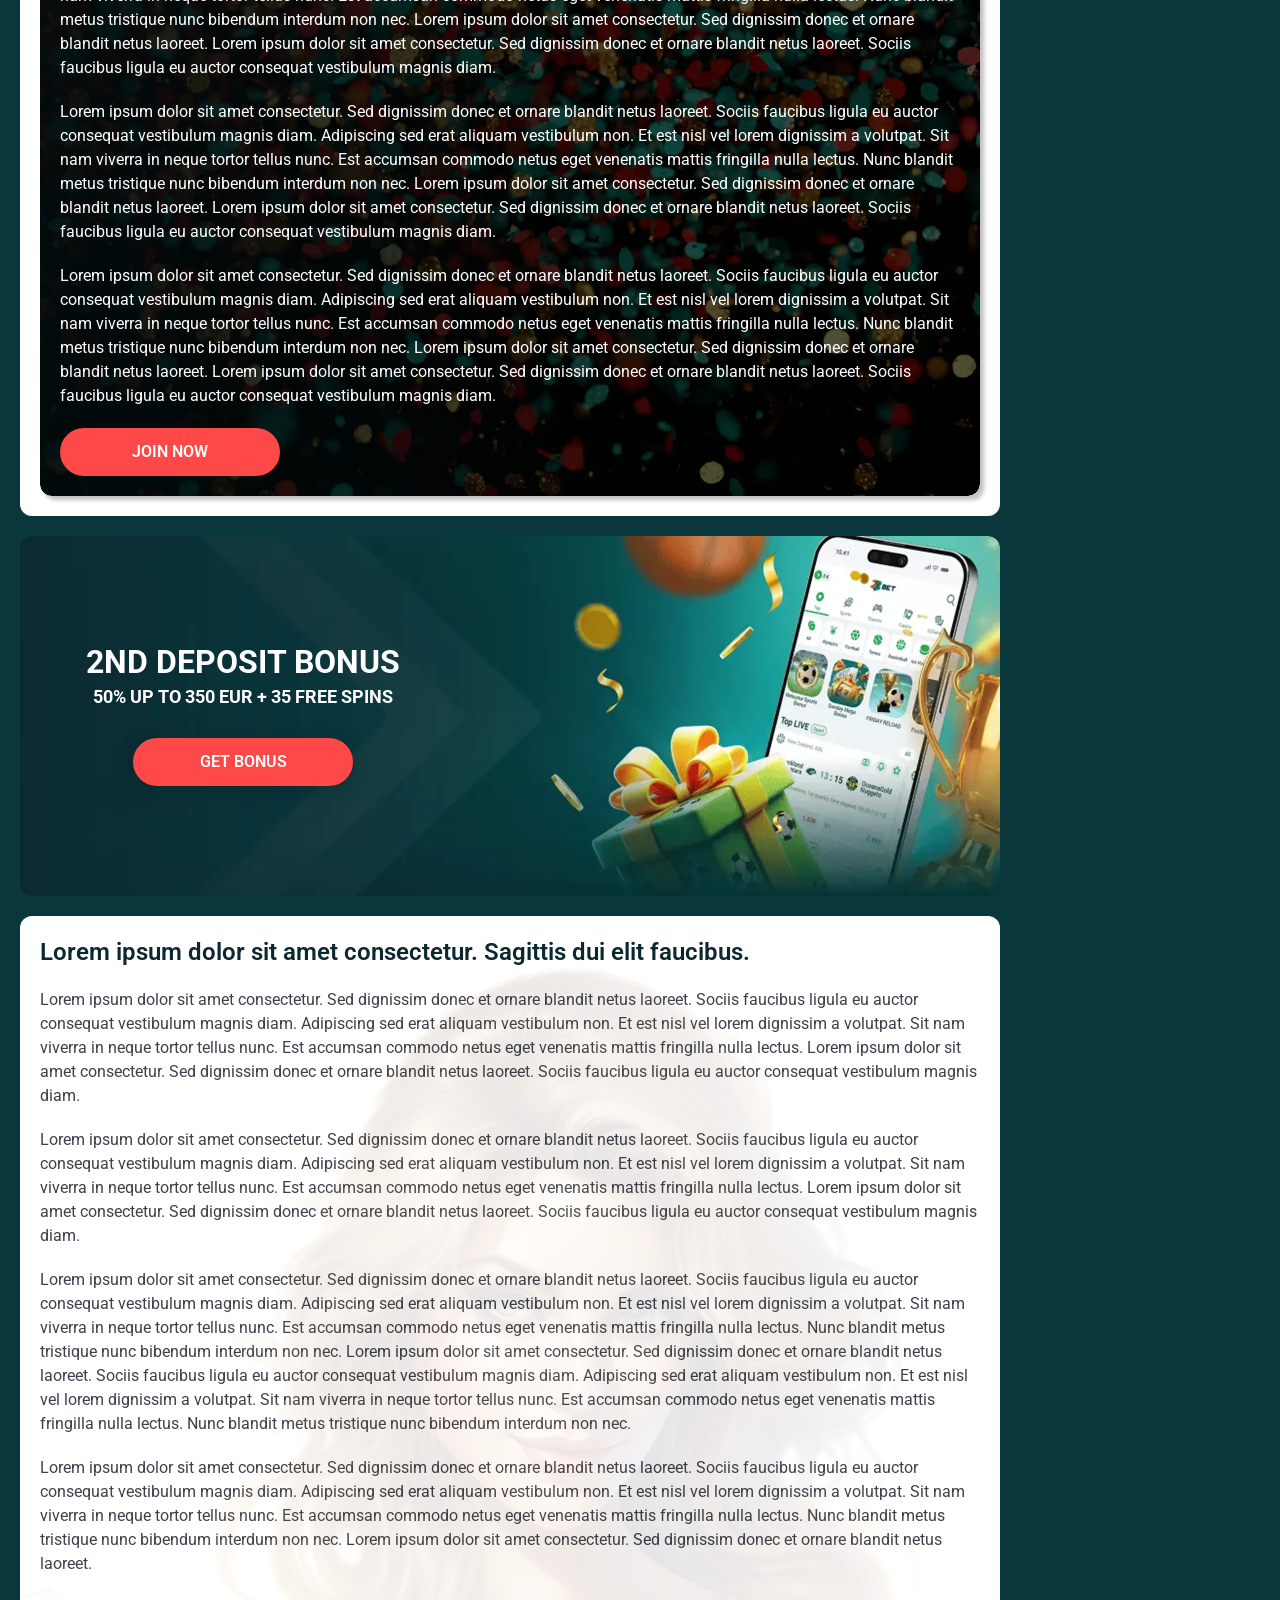
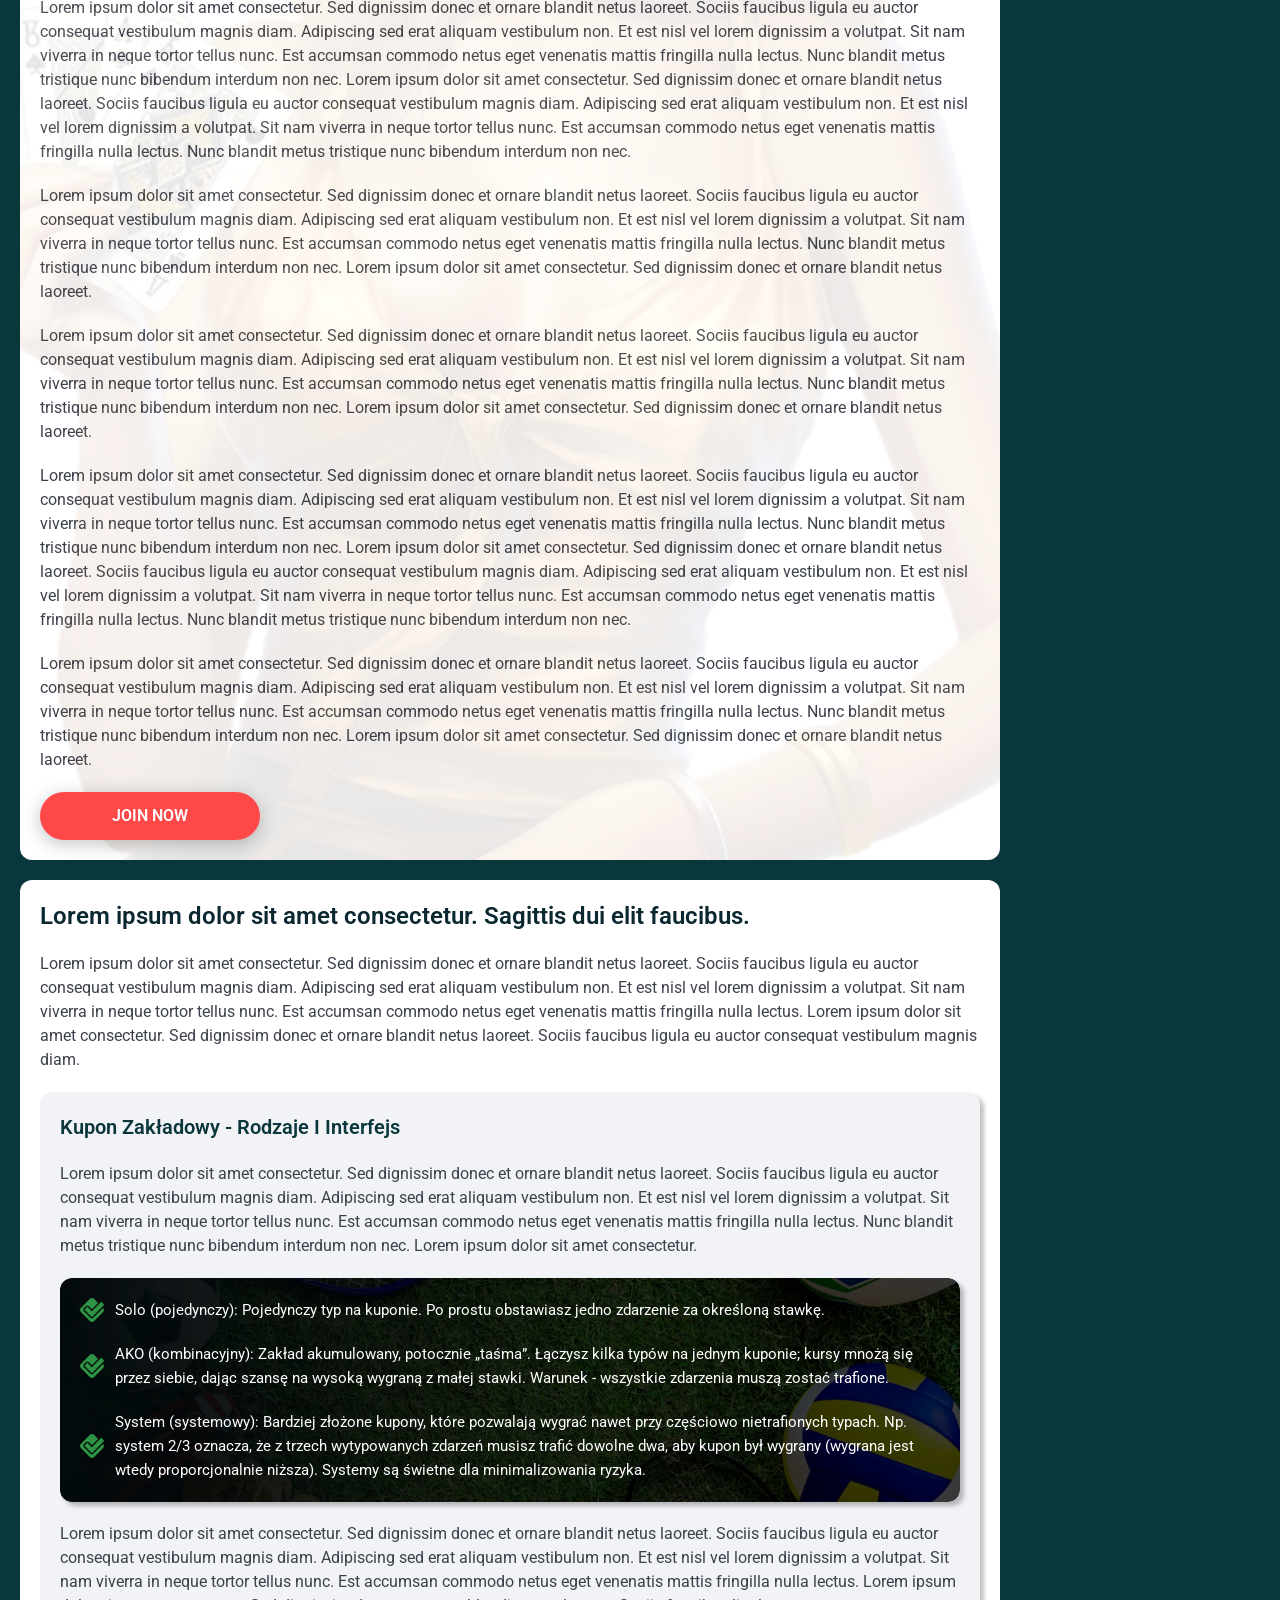
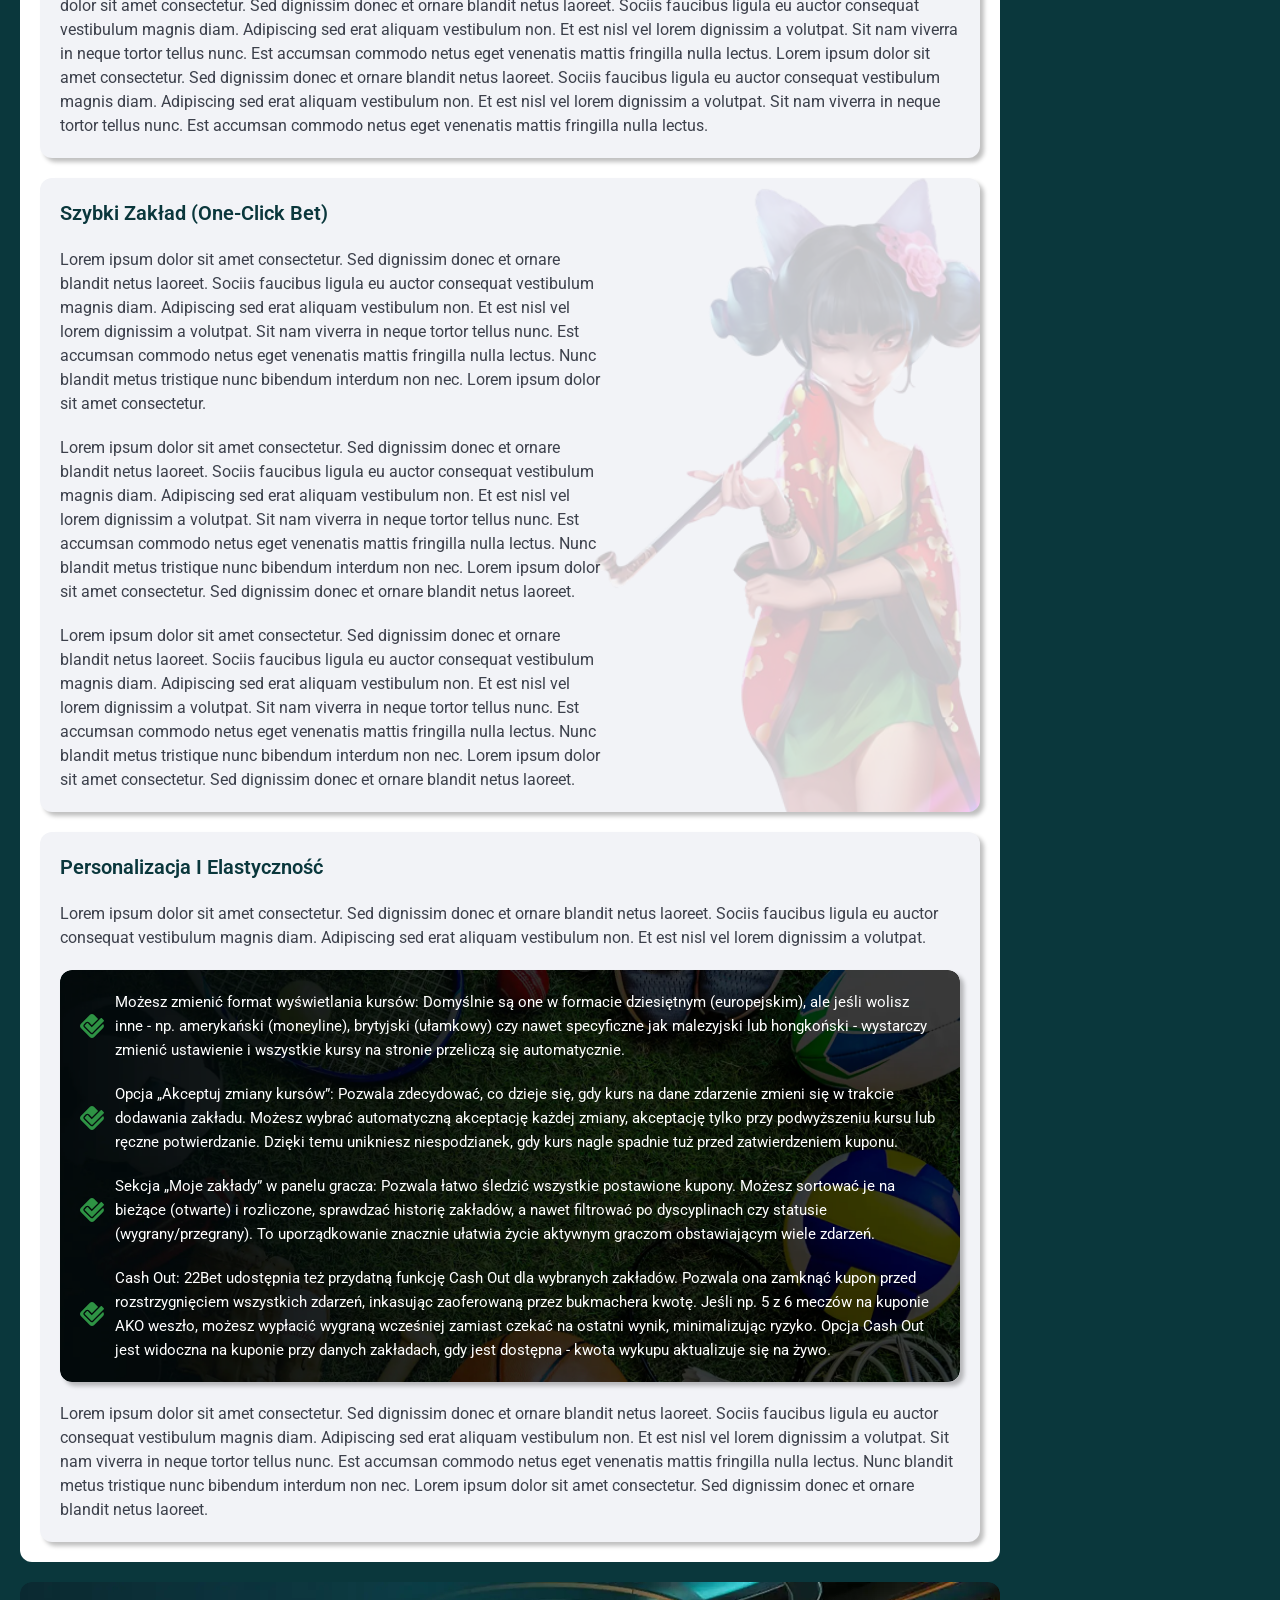
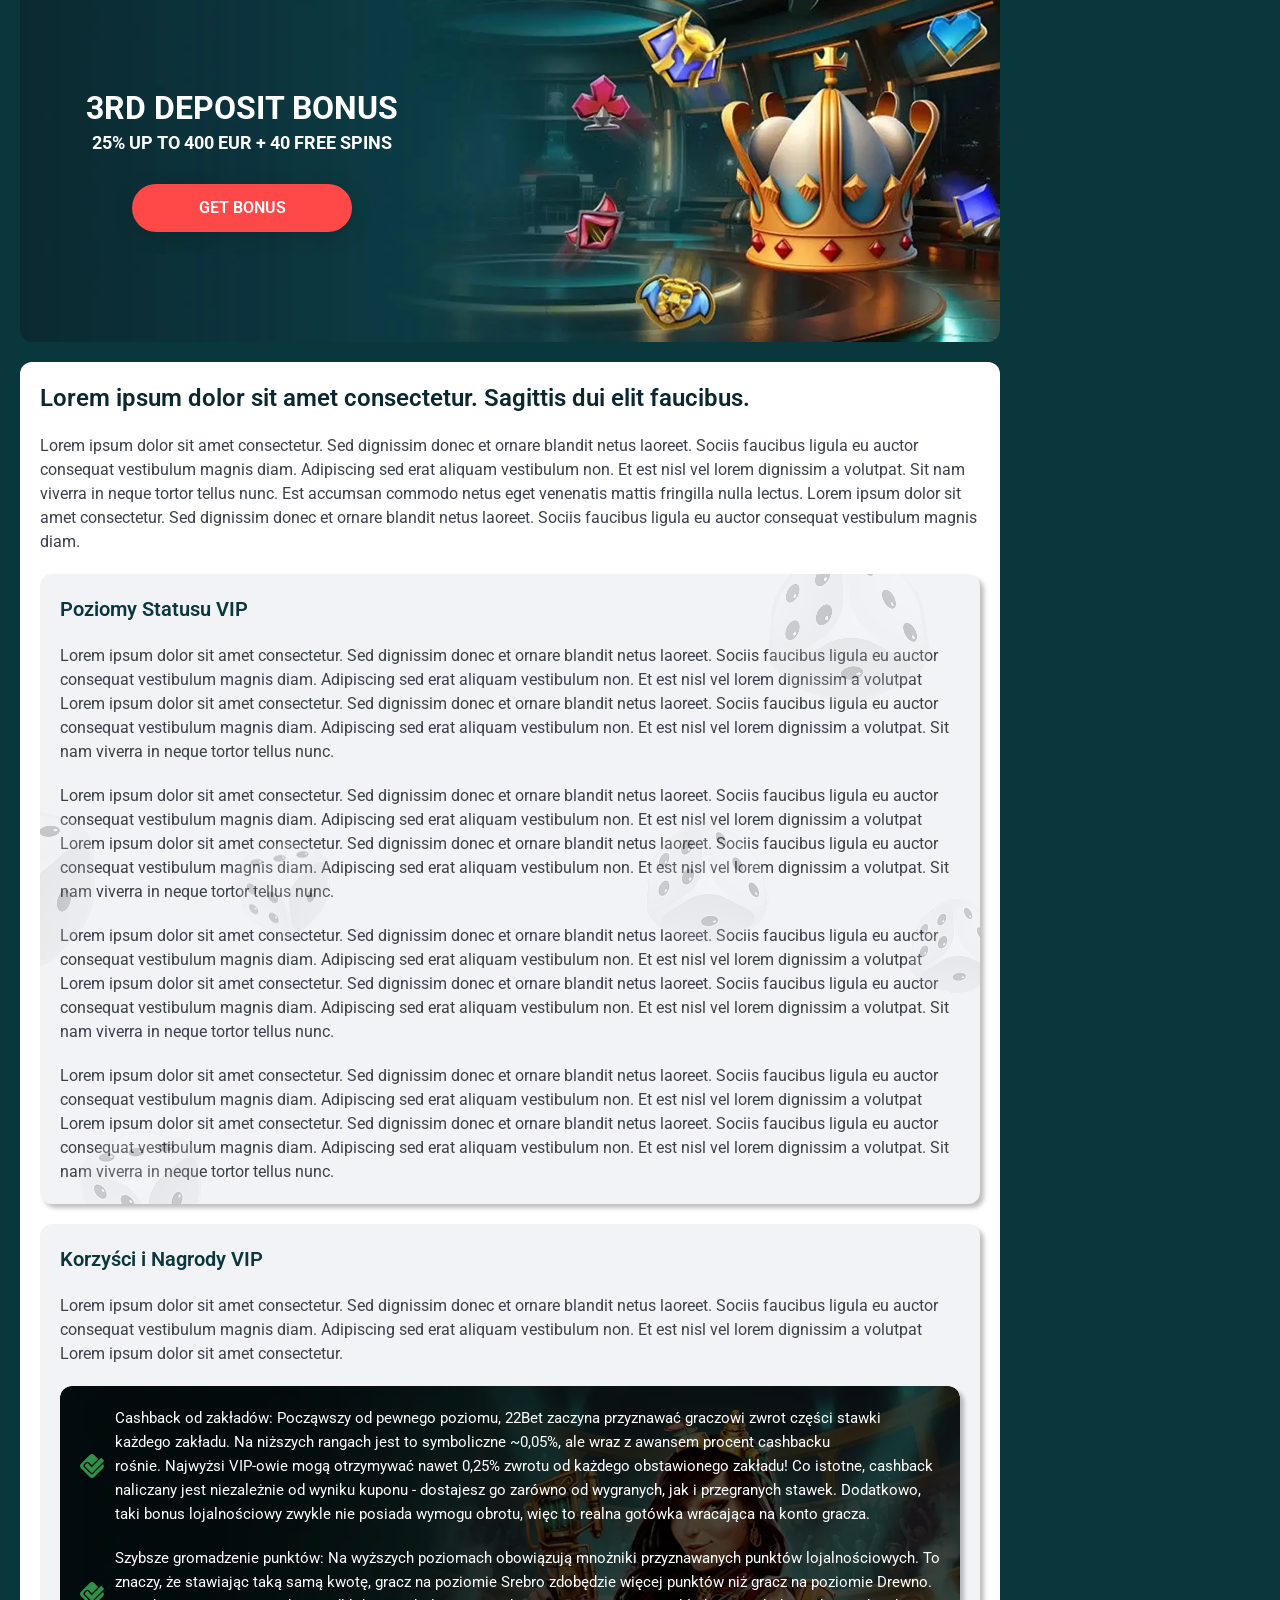
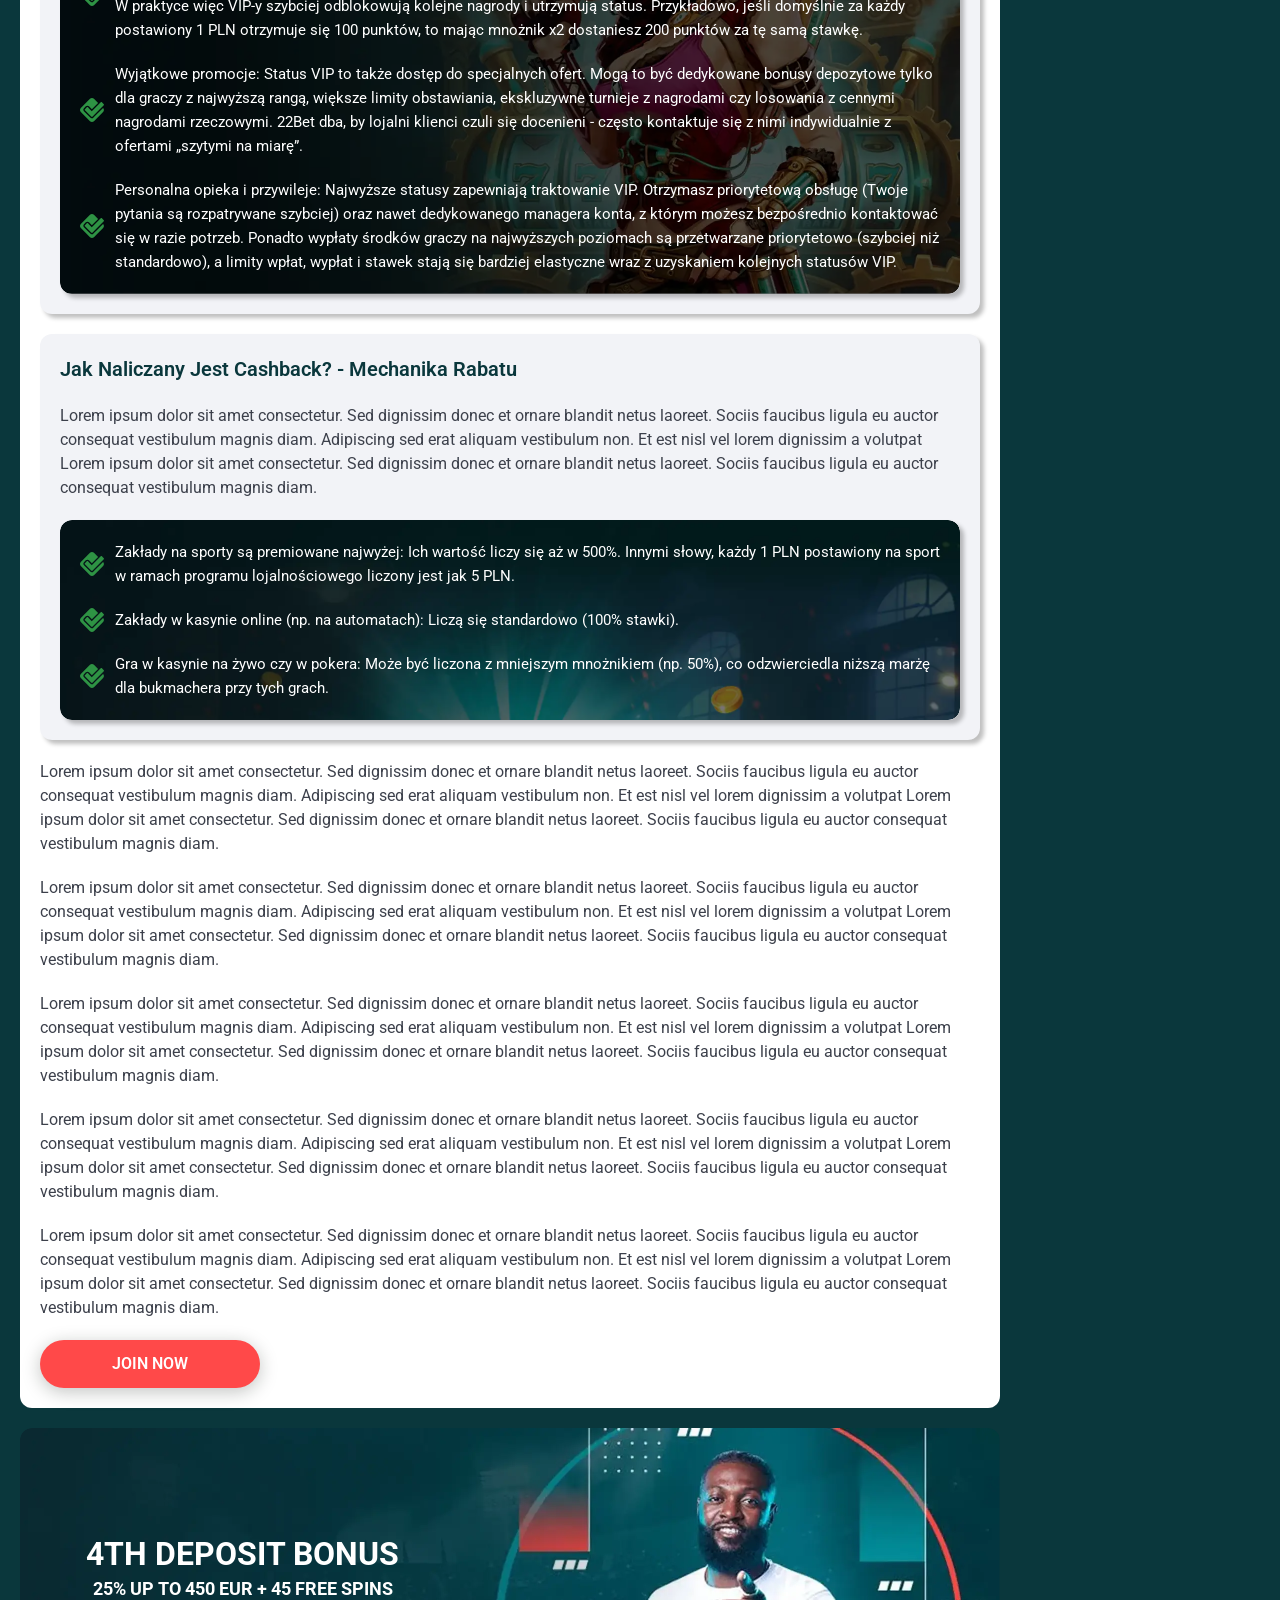
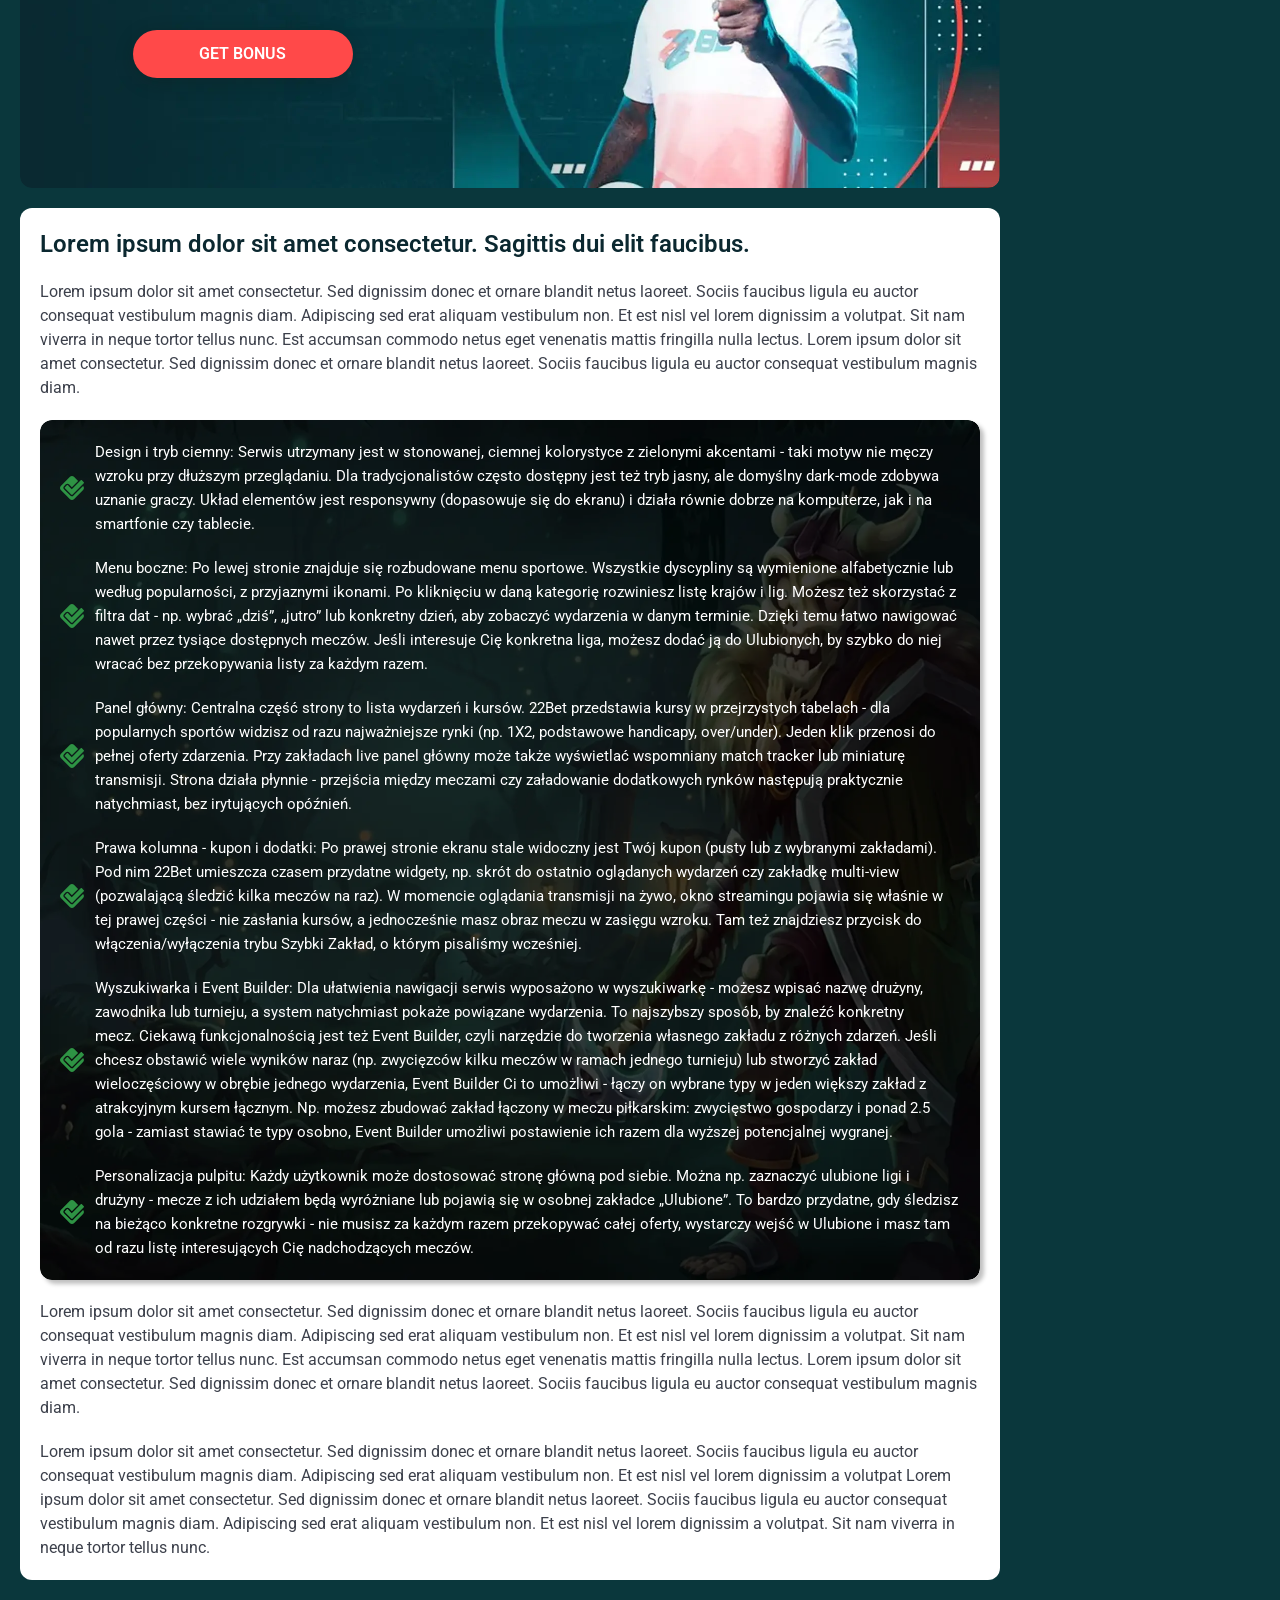
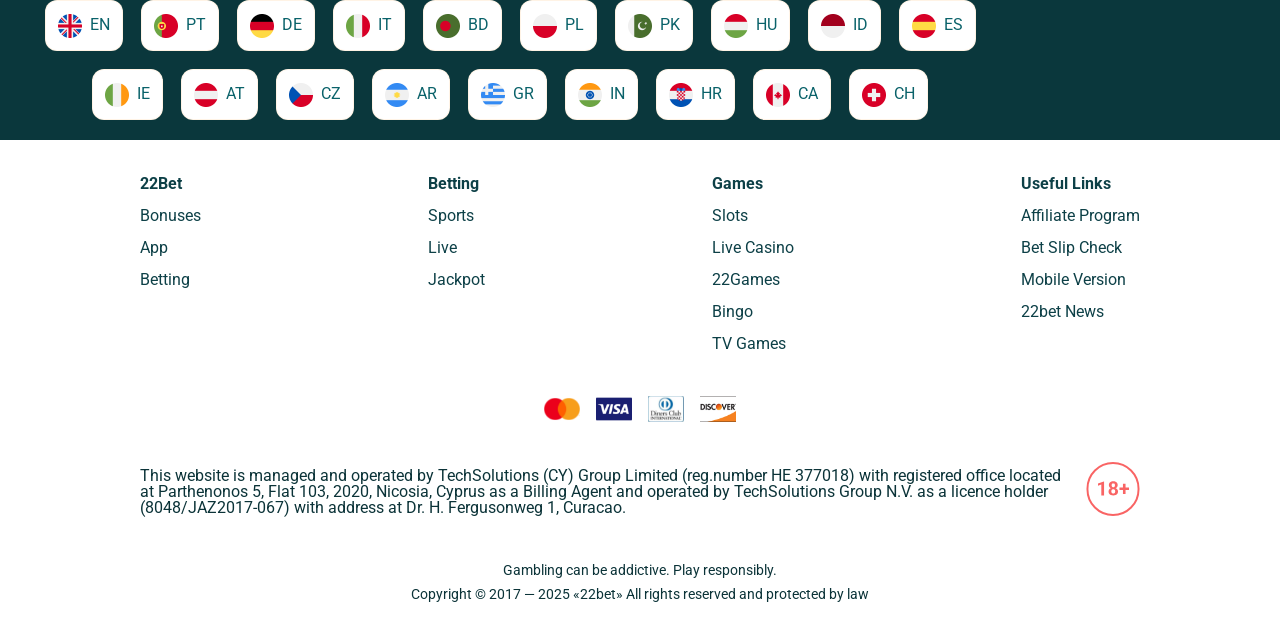
<file: betting.html>
<!DOCTYPE html>
<html lang="pl-PL">
  <head>
    <meta charset="UTF-8" />

    <meta name="viewport" content="width=device-width, initial-scale=1.0" />
    <title>22Bet - Zakłady Sportowe I Esportowe Online (Recenzja 2025)
</title>
    <meta name="description" content="Kompleksowa recenzja platformy 22Bet dla fanów zakładów sportowych i esportowych. Sprawdź ofertę, zakłady na żywo, streaming, program lojalnościowy oraz funkcje." />
    <meta property="og:site_name" content="22Bet Casino" />
    <meta property="og:title" content="22Bet - Zakłady Sportowe I Esportowe Online (Recenzja 2025) " />
    <meta property="og:type" content="website" />
    <meta property="og:url" content="http://casino22bet.pl/betting.html" />
   <meta property="og:image" content="og.png" />
    <meta property="og:image:alt" content="22Bet Casino" />
    <meta property="og:locale" content="pl_PL" />
    <meta property="og:description" content="Kompleksowa recenzja platformy 22Bet dla fanów zakładów sportowych i esportowych. Sprawdź ofertę, zakłady na żywo, streaming, program lojalnościowy oraz funkcje." />
 <link rel="canonical" href="http://casino22bet.pl/betting.html">
    <link rel="preconnect" href="https://fonts.googleapis.com" />
    <link rel="preconnect" href="https://fonts.gstatic.com" crossorigin />
    <link
      href="https://fonts.googleapis.com/css2?family=Poppins&family=Roboto:wght@400;500;700&display=swap"
      rel="stylesheet"
    />
    <link href="https://fonts.googleapis.com/css2?family=Roboto+Condensed:ital,wght@0,100..900;1,100..900&display=swap" rel="stylesheet">

    <link href="https://fonts.googleapis.com/css2?family=Noto+Sans+JP&display=swap" rel="stylesheet">
 
    <link rel="stylesheet" href="./css/reset.css" />
    <link rel="stylesheet" href="./css/main.css" />
    <link rel="stylesheet" href="./css/media.css" />
    <link rel="icon" href="./images/Group.png" type="image/x-icon" />
    <script
      src="https://code.jquery.com/jquery-3.6.1.min.js"
      integrity="sha256-o88AwQnZB+VDvE9tvIXrMQaPlFFSUTR+nldQm1LuPXQ="
      crossorigin="anonymous"
    ></script>
  </head>
  <body>
    <header class="header">
      <section class="content header__content">
        <a href="/" class="logo header__logo"
          ><img src="./images/logo.svg" alt="logo" title
        /></a>
        <button class="header__btn-menu">
          <svg
            width="16px"
            height="16px"
            viewBox="0 0 16 16"
            xmlns="http://www.w3.org/2000/svg"
          >
            <rect y="0" width="16" height="3" rx="1.5"></rect>
            <rect y="6.5" width="16" height="3" rx="1.5"></rect>
            <rect y="13" width="16" height="3" rx="1.5"></rect>
          </svg>
        </button>

        <nav class="menu header__menu">
          <ul class="header__menu-list">
               <li>
                <a href="/">
                Home
                </a>
              </li>
                
              <li>
                <a href="./bonus.html">
                 Bonuses
                </a>
              </li>
              
              <li>
                <a href="./app.html">
                 App
                </a>
              </li>
               <li>
                <a href="./betting.html">
               Betting
                </a>
              </li>
              
                </ul>
          <div class="header__button header__button-menu">
            <a href="#" class="button button__login-menu">log in</a>
            <a href="#" class="button button__menu">registration</a>
          </div>
        </nav>

        <a href="#" class="button button__login">log in</a>
        <a href="#" class="button button__singup">registration</a>
        <div id="clock" class="header__time">00:00</div>
         <div class="header__language">
                <div class="header__flag-wrap">
                  <a class="header__country" href="#">
                    <span><img src="./images/flag-pl.png" alt=" Flag" title /></span>
                      <span>pl</span>
                  </a>
                </div>
                <!-- <div class="header__flag-menu">
                  <ul>
                    
                    <li>
                      <a href="#" class="header__flag-link">
                        <span>
                          <img src="./images/flag-pl.png" alt="flag" title />
                        </span>
                        <span>pl</span>
                      </a>
                    </li>
                   
                   
                  </ul>
                </div> -->
              </div>  
      </section>
    </header>
    <main class="main home">
      <section class="main__wrap">
        <aside class="sidebar sidebar-left ">
            <div class="sidebar-left__champion">
                <div class="top-champion__links-desk menu__review-desk">TOP Championships</div>
            </div>
            <div class="sidebar-left__matches">
                <div class="top-matches__links-desk menu__review-desk">Top matches</div>
            </div>
                <div class="sidebar-left__quik">
                  <div class="menu__links-desk"><a href="#">
                    <img src="./images/sidebar/liveEvents-sidebar.svg" alt="" title="">Live events</a>
                  </div>
                  <ul class="menu__links">
                    <li>
                      <a href="#"
                        ><img
                          src="./images/sidebar/football.svg"
                          alt="Football"
                          title
                        />Football (44)</a
                      >
                    </li>
                    <li>
                      <a href="#"
                        ><img
                          src="./images/sidebar/tennis.svg"
                          alt="Tennis"
                          title
                        />Tennis (47)</a
                      >
                    </li>
                    <li>
                      <a href="#"
                        ><img
                          src="./images/sidebar/basketball.svg"
                          alt="Basketball"
                          title
                        />Basketball (26)</a
                      >
                    </li>
                    <li>
                      <a href="#"
                        ><img
                          src="./images/sidebar/hockey.svg"
                          alt="Ice Hockey"
                          title
                        />Ice Hockey (18)</a
                      >
                    </li>
                    
                    <li>
                      <a href="#"
                        ><img
                          src="./images/sidebar/volleyball.svg"
                          alt="Volleyball"
                          title
                        />Volleyball (15)</a
                      >
                    </li>
                     <li>
                      <a href="#"
                        ><img
                          src="./images/sidebar/table-tenis.svg"
                          alt="Table Tennis"
                          title
                        />Table Tennis (15)</a
                      >
                    </li>
                     <li>
                      <a href="#"
                        ><img
                          src="./images/sidebar/handball.svg"
                          alt="Handball"
                          title
                        />Handball (15)</a
                      >
                    </li>
                     <li>
                      <a href="#"
                        ><img
                          src="./images/sidebar/cricket.svg"
                          alt="Cricket"
                          title
                        />Cricket (15)</a
                      >
                    </li>
                     <li>
                      <a href="#"
                        ><img
                          src="./images/sidebar/esports.svg"
                          alt="Esports"
                          title
                        />Esports (15)</a
                      >
                    </li>
                    
                   
                  </ul>
                </div>
              
                <div class="sidebar-left__review">
                  <div class="menu__review-desk sidebar__desk">Navigation
</div>
                  <ul class="menu__review sidebar__list">
                   <li><a href="#">Lorem ipsum dolor sit amet consectetur. Sagittis dui elit faucibus.</a></li>
                    <li><a href="#">Lorem ipsum dolor sit amet consectetur. Sagittis dui elit faucibus.</a></li>
                    <li><a href="#">Lorem ipsum dolor sit amet consectetur. Sagittis dui elit faucibus.</a></li>
                    <li><a href="#">Lorem ipsum dolor sit amet consectetur. Sagittis dui elit faucibus.</a></li>
                    <li><a href="#">Lorem ipsum dolor sit amet consectetur. Sagittis dui elit faucibus.</a></li>
                    <li><a href="#">Lorem ipsum dolor sit amet consectetur. Sagittis dui elit faucibus.</a></li>
                         </ul>
                </div>
             
        </aside>
       <section class="content__wrapper ">

       
          <section class="content hero">
           
            <div class="background background-page">
              <img src="./images/betting/bg-betting.webp" alt="hero" title />
              
            </div>
            <div class="hero__wrapper hero__wrapper-main">
              <div class="hero__data">
                   <ul
              class="breadcrumbs"
             
            >
              <li
                
              >
                <a href="/">
                  <span >Home</span></a
                >
               
              </li>
              <li 
               
              >
                <a> <span >Betting</span></a>
                
              </li>
            </ul>
                <h1 class="title general hero__title">
   22Bet - Zakłady Sportowe I Esportowe Online (Recenzja 2025)
                </h1>
                <p class="hero__text">Kompleksowa recenzja platformy 22Bet dla fanów zakładów sportowych i esportowych. Sprawdź ofertę, zakłady na żywo, streaming, program lojalnościowy oraz funkcje.</p>
                <a href="#" class="button  hero__button">Join Now</a>
               
              </div>
             
            </div>
          </section>
          <section class="content menu-review__content">
            
                <div class="menu__review-desk menu__review-content">Navigation
</div>
                <ul class="menu__review menu__review-list">
                     <li><a href="#">Lorem ipsum dolor sit amet consectetur. Sagittis dui elit faucibus.</a></li>
                    <li><a href="#">Lorem ipsum dolor sit amet consectetur. Sagittis dui elit faucibus.</a></li>
                    <li><a href="#">Lorem ipsum dolor sit amet consectetur. Sagittis dui elit faucibus.</a></li>
                    <li><a href="#">Lorem ipsum dolor sit amet consectetur. Sagittis dui elit faucibus.</a></li>
                    <li><a href="#">Lorem ipsum dolor sit amet consectetur. Sagittis dui elit faucibus.</a></li>
                    <li><a href="#">Lorem ipsum dolor sit amet consectetur. Sagittis dui elit faucibus.</a></li>
                        </ul>
             
          
          </section>
          <section class="content article" >
   <h2 class="title high article__title">Lorem ipsum dolor sit amet consectetur. Sagittis dui elit faucibus.</h2>
   <p>Lorem ipsum dolor sit amet consectetur. Sed dignissim donec et ornare blandit netus laoreet. Sociis faucibus ligula eu auctor consequat vestibulum magnis diam. Adipiscing sed erat aliquam vestibulum non. Et est nisl vel lorem dignissim a volutpat. Sit nam viverra in neque tortor tellus nunc. Est accumsan commodo netus eget venenatis mattis fringilla nulla lectus. Nunc blandit metus tristique nunc bibendum interdum non nec. Lorem ipsum dolor sit amet consectetur. Sed dignissim donec et ornare blandit netus laoreet. Sociis faucibus ligula eu auctor consequat vestibulum magnis diam. Adipiscing sed erat aliquam vestibulum non. Et est nisl vel lorem dignissim a volutpat. Sit nam viverra in neque tortor tellus nunc. Est accumsan commodo netus eget venenatis mattis fringilla nulla lectus. Nunc blandit metus tristique nunc bibendum interdum non nec.</p>
   <p>Lorem ipsum dolor sit amet consectetur. Sed dignissim donec et ornare blandit netus laoreet. Sociis faucibus ligula eu auctor consequat vestibulum magnis diam. Adipiscing sed erat aliquam vestibulum non. Et est nisl vel lorem dignissim a volutpat. Sit nam viverra in neque tortor tellus nunc. Est accumsan commodo netus eget venenatis mattis fringilla nulla lectus. Lorem ipsum dolor sit amet consectetur. Sed dignissim donec et ornare blandit netus laoreet. Sociis faucibus ligula eu auctor consequat vestibulum magnis diam. </p>
  <p>Lorem ipsum dolor sit amet consectetur. Sed dignissim donec et ornare blandit netus laoreet. Sociis faucibus ligula eu auctor consequat vestibulum magnis diam. Adipiscing sed erat aliquam vestibulum non. Et est nisl vel lorem dignissim a volutpat. Sit nam viverra in neque tortor tellus nunc. Est accumsan commodo netus eget venenatis mattis fringilla nulla lectus. Nunc blandit metus tristique nunc bibendum interdum non nec. Lorem ipsum dolor sit amet consectetur. Sed dignissim donec et ornare blandit netus laoreet. Sociis faucibus ligula eu auctor consequat vestibulum magnis diam. Adipiscing sed erat aliquam vestibulum non. Et est nisl vel lorem dignissim a volutpat. Sit nam viverra in neque tortor tellus nunc. Est accumsan commodo netus eget venenatis mattis fringilla nulla lectus. Nunc blandit metus tristique nunc bibendum interdum non nec.</p>
   <p>Lorem ipsum dolor sit amet consectetur. Sed dignissim donec et ornare blandit netus laoreet. Sociis faucibus ligula eu auctor consequat vestibulum magnis diam. Adipiscing sed erat aliquam vestibulum non. Et est nisl vel lorem dignissim a volutpat. Sit nam viverra in neque tortor tellus nunc. Est accumsan commodo netus eget venenatis mattis fringilla nulla lectus. Lorem ipsum dolor sit amet consectetur. Sed dignissim donec et ornare blandit netus laoreet. Sociis faucibus ligula eu auctor consequat vestibulum magnis diam. </p>
   <p>Lorem ipsum dolor sit amet consectetur. Sed dignissim donec et ornare blandit netus laoreet. Sociis faucibus ligula eu auctor consequat vestibulum magnis diam. Adipiscing sed erat aliquam vestibulum non. Et est nisl vel lorem dignissim a volutpat. Sit nam viverra in neque tortor tellus nunc. Est accumsan commodo netus eget venenatis mattis fringilla nulla lectus. Lorem ipsum dolor sit amet consectetur. Sed dignissim donec et ornare blandit netus laoreet. Sociis faucibus ligula eu auctor consequat vestibulum magnis diam. </p>
  <p>Lorem ipsum dolor sit amet consectetur. Sed dignissim donec et ornare blandit netus laoreet. Sociis faucibus ligula eu auctor consequat vestibulum magnis diam. Adipiscing sed erat aliquam vestibulum non. Et est nisl vel lorem dignissim a volutpat. Sit nam viverra in neque tortor tellus nunc. Est accumsan commodo netus eget venenatis mattis fringilla nulla lectus. Nunc blandit metus tristique nunc bibendum interdum non nec. Lorem ipsum dolor sit amet consectetur. Sed dignissim donec et ornare blandit netus laoreet. Sociis faucibus ligula eu auctor consequat vestibulum magnis diam. Adipiscing sed erat aliquam vestibulum non. Et est nisl vel lorem dignissim a volutpat. Sit nam viverra in neque tortor tellus nunc. Est accumsan commodo netus eget venenatis mattis fringilla nulla lectus. Nunc blandit metus tristique nunc bibendum interdum non nec.</p>
   <p>Lorem ipsum dolor sit amet consectetur. Sed dignissim donec et ornare blandit netus laoreet. Sociis faucibus ligula eu auctor consequat vestibulum magnis diam. Adipiscing sed erat aliquam vestibulum non. Et est nisl vel lorem dignissim a volutpat. Sit nam viverra in neque tortor tellus nunc. Est accumsan commodo netus eget venenatis mattis fringilla nulla lectus. Lorem ipsum dolor sit amet consectetur. Sed dignissim donec et ornare blandit netus laoreet. Sociis faucibus ligula eu auctor consequat vestibulum magnis diam. </p>
   
  </section>
     <section class="content banner banner__main">
            <div class="background banner__background">
              <img src="./images/main/banner-main1.webp" alt="banner" title />
            </div>
            <div class="banner__info">
              <h2 class="title high banner__title-main">
     1st Deposit Bonus
                
              </h2>
<p class="banner__subtitle"> 100% up to 300 EUR + 30 Free spins</p>
              <a href="#" class="button banner__button">Get Bonus</a>
              
            </div>
          </section>

           <section class="content article" >
   <h2 class="title high article__title">Lorem ipsum dolor sit amet consectetur. Sagittis dui elit faucibus.</h2>
   <p> Lorem ipsum dolor sit amet consectetur. Sed dignissim donec et ornare blandit netus laoreet. Sociis faucibus ligula eu auctor consequat vestibulum magnis diam. Adipiscing sed erat aliquam vestibulum non. Et est nisl vel lorem dignissim a volutpat. Sit nam viverra in neque tortor tellus nunc. Est accumsan commodo netus eget venenatis mattis fringilla nulla lectus. Nunc blandit metus tristique nunc bibendum interdum non nec. Lorem ipsum dolor sit amet consectetur. Sed dignissim donec et ornare blandit netus laoreet. Sociis faucibus ligula eu auctor consequat vestibulum magnis diam. </p>
    <div class="image ">
             <div class="background backgroundBetting">
                <img src="./images/betting/betting-img1.webp" alt="banner" title />
                </div>
<h3>Sporty Tradycyjne</h3>
              <p>Lorem ipsum dolor sit amet consectetur. Sed dignissim donec et ornare blandit netus laoreet. Sociis faucibus ligula eu auctor consequat vestibulum magnis diam. Adipiscing sed erat aliquam vestibulum non. Et est nisl vel lorem dignissim a volutpat. Sit nam viverra in neque tortor tellus nunc. Est accumsan commodo netus eget venenatis mattis fringilla nulla lectus. Nunc blandit metus tristique nunc bibendum interdum non nec. Lorem ipsum dolor sit amet consectetur. Sed dignissim donec et ornare blandit netus laoreet. Lorem ipsum dolor sit amet consectetur. Sed dignissim donec et ornare blandit netus laoreet. Sociis faucibus ligula eu auctor consequat vestibulum magnis diam. </p>
              <p>Lorem ipsum dolor sit amet consectetur. Sed dignissim donec et ornare blandit netus laoreet. Sociis faucibus ligula eu auctor consequat vestibulum magnis diam. Adipiscing sed erat aliquam vestibulum non. Et est nisl vel lorem dignissim a volutpat. Sit nam viverra in neque tortor tellus nunc. Est accumsan commodo netus eget venenatis mattis fringilla nulla lectus. Nunc blandit metus tristique nunc bibendum interdum non nec. Lorem ipsum dolor sit amet consectetur. Sed dignissim donec et ornare blandit netus laoreet. Lorem ipsum dolor sit amet consectetur. Sed dignissim donec et ornare blandit netus laoreet. Sociis faucibus ligula eu auctor consequat vestibulum magnis diam. </p>
              <p>Lorem ipsum dolor sit amet consectetur. Sed dignissim donec et ornare blandit netus laoreet. Sociis faucibus ligula eu auctor consequat vestibulum magnis diam. Adipiscing sed erat aliquam vestibulum non. Et est nisl vel lorem dignissim a volutpat. Sit nam viverra in neque tortor tellus nunc. Est accumsan commodo netus eget venenatis mattis fringilla nulla lectus. Nunc blandit metus tristique nunc bibendum interdum non nec. Lorem ipsum dolor sit amet consectetur. Sed dignissim donec et ornare blandit netus laoreet. Lorem ipsum dolor sit amet consectetur. Sed dignissim donec et ornare blandit netus laoreet. Sociis faucibus ligula eu auctor consequat vestibulum magnis diam. </p>
              <p>Lorem ipsum dolor sit amet consectetur. Sed dignissim donec et ornare blandit netus laoreet. Sociis faucibus ligula eu auctor consequat vestibulum magnis diam. Adipiscing sed erat aliquam vestibulum non. Et est nisl vel lorem dignissim a volutpat. Sit nam viverra in neque tortor tellus nunc. Est accumsan commodo netus eget venenatis mattis fringilla nulla lectus. Nunc blandit metus tristique nunc bibendum interdum non nec. Lorem ipsum dolor sit amet consectetur. Sed dignissim donec et ornare blandit netus laoreet. Lorem ipsum dolor sit amet consectetur. Sed dignissim donec et ornare blandit netus laoreet. Sociis faucibus ligula eu auctor consequat vestibulum magnis diam. </p>
              <p>Lorem ipsum dolor sit amet consectetur. Sed dignissim donec et ornare blandit netus laoreet. Sociis faucibus ligula eu auctor consequat vestibulum magnis diam. Adipiscing sed erat aliquam vestibulum non. Et est nisl vel lorem dignissim a volutpat. Sit nam viverra in neque tortor tellus nunc. Est accumsan commodo netus eget venenatis mattis fringilla nulla lectus. Nunc blandit metus tristique nunc bibendum interdum non nec. Lorem ipsum dolor sit amet consectetur. Sed dignissim donec et ornare blandit netus laoreet. Lorem ipsum dolor sit amet consectetur. Sed dignissim donec et ornare blandit netus laoreet. Sociis faucibus ligula eu auctor consequat vestibulum magnis diam. </p>
           <a href="#" class="button">Join Now</a> 
            </div>
              <div class="image ">
             <div class="background backgroundBetting">
                <img src="./images/betting/betting-img1.webp" alt="banner" title />
                </div>
<h3>Esporty</h3>
              <p>Lorem ipsum dolor sit amet consectetur. Sed dignissim donec et ornare blandit netus laoreet. Sociis faucibus ligula eu auctor consequat vestibulum magnis diam. Adipiscing sed erat aliquam vestibulum non. Et est nisl vel lorem dignissim a volutpat. Sit nam viverra in neque tortor tellus nunc. Est accumsan commodo netus eget venenatis mattis fringilla nulla lectus. Nunc blandit metus tristique nunc bibendum interdum non nec. Lorem ipsum dolor sit amet consectetur. Sed dignissim donec et ornare blandit netus laoreet. Lorem ipsum dolor sit amet consectetur. Sed dignissim donec et ornare blandit netus laoreet. Sociis faucibus ligula eu auctor consequat vestibulum magnis diam. </p>
              <p>Lorem ipsum dolor sit amet consectetur. Sed dignissim donec et ornare blandit netus laoreet. Sociis faucibus ligula eu auctor consequat vestibulum magnis diam. Adipiscing sed erat aliquam vestibulum non. Et est nisl vel lorem dignissim a volutpat. Sit nam viverra in neque tortor tellus nunc. Est accumsan commodo netus eget venenatis mattis fringilla nulla lectus. Nunc blandit metus tristique nunc bibendum interdum non nec. Lorem ipsum dolor sit amet consectetur. Sed dignissim donec et ornare blandit netus laoreet. Lorem ipsum dolor sit amet consectetur. Sed dignissim donec et ornare blandit netus laoreet. Sociis faucibus ligula eu auctor consequat vestibulum magnis diam. </p>
              <p>Lorem ipsum dolor sit amet consectetur. Sed dignissim donec et ornare blandit netus laoreet. Sociis faucibus ligula eu auctor consequat vestibulum magnis diam. Adipiscing sed erat aliquam vestibulum non. Et est nisl vel lorem dignissim a volutpat. Sit nam viverra in neque tortor tellus nunc. Est accumsan commodo netus eget venenatis mattis fringilla nulla lectus. Nunc blandit metus tristique nunc bibendum interdum non nec. Lorem ipsum dolor sit amet consectetur. Sed dignissim donec et ornare blandit netus laoreet. Lorem ipsum dolor sit amet consectetur. Sed dignissim donec et ornare blandit netus laoreet. Sociis faucibus ligula eu auctor consequat vestibulum magnis diam. </p>
              <p>Lorem ipsum dolor sit amet consectetur. Sed dignissim donec et ornare blandit netus laoreet. Sociis faucibus ligula eu auctor consequat vestibulum magnis diam. Adipiscing sed erat aliquam vestibulum non. Et est nisl vel lorem dignissim a volutpat. Sit nam viverra in neque tortor tellus nunc. Est accumsan commodo netus eget venenatis mattis fringilla nulla lectus. Nunc blandit metus tristique nunc bibendum interdum non nec. Lorem ipsum dolor sit amet consectetur. Sed dignissim donec et ornare blandit netus laoreet. Lorem ipsum dolor sit amet consectetur. Sed dignissim donec et ornare blandit netus laoreet. Sociis faucibus ligula eu auctor consequat vestibulum magnis diam. </p>
              <p>Lorem ipsum dolor sit amet consectetur. Sed dignissim donec et ornare blandit netus laoreet. Sociis faucibus ligula eu auctor consequat vestibulum magnis diam. Adipiscing sed erat aliquam vestibulum non. Et est nisl vel lorem dignissim a volutpat. Sit nam viverra in neque tortor tellus nunc. Est accumsan commodo netus eget venenatis mattis fringilla nulla lectus. Nunc blandit metus tristique nunc bibendum interdum non nec. Lorem ipsum dolor sit amet consectetur. Sed dignissim donec et ornare blandit netus laoreet. Lorem ipsum dolor sit amet consectetur. Sed dignissim donec et ornare blandit netus laoreet. Sociis faucibus ligula eu auctor consequat vestibulum magnis diam. </p>
             <p>Lorem ipsum dolor sit amet consectetur. Sed dignissim donec et ornare blandit netus laoreet. Sociis faucibus ligula eu auctor consequat vestibulum magnis diam. Adipiscing sed erat aliquam vestibulum non. Et est nisl vel lorem dignissim a volutpat. Sit nam viverra in neque tortor tellus nunc. Est accumsan commodo netus eget venenatis mattis fringilla nulla lectus. Nunc blandit metus tristique nunc bibendum interdum non nec. Lorem ipsum dolor sit amet consectetur. Sed dignissim donec et ornare blandit netus laoreet. Lorem ipsum dolor sit amet consectetur. Sed dignissim donec et ornare blandit netus laoreet. Sociis faucibus ligula eu auctor consequat vestibulum magnis diam. </p>
            <a href="#" class="button">Join Now</a>
            </div>
              <div class="image ">
             <div class="background backgroundBetting">
                <img src="./images/betting/betting-img1.webp" alt="banner" title />
                </div>
<h3>Sporty Niszowe i Zakłady Specjalne</h3>
              <p>Lorem ipsum dolor sit amet consectetur. Sed dignissim donec et ornare blandit netus laoreet. Sociis faucibus ligula eu auctor consequat vestibulum magnis diam. Adipiscing sed erat aliquam vestibulum non. Et est nisl vel lorem dignissim a volutpat. Sit nam viverra in neque tortor tellus nunc. Est accumsan commodo netus eget venenatis mattis fringilla nulla lectus. Nunc blandit metus tristique nunc bibendum interdum non nec. Lorem ipsum dolor sit amet consectetur. Sed dignissim donec et ornare blandit netus laoreet. Lorem ipsum dolor sit amet consectetur. Sed dignissim donec et ornare blandit netus laoreet. Sociis faucibus ligula eu auctor consequat vestibulum magnis diam. </p>
              <p>Lorem ipsum dolor sit amet consectetur. Sed dignissim donec et ornare blandit netus laoreet. Sociis faucibus ligula eu auctor consequat vestibulum magnis diam. Adipiscing sed erat aliquam vestibulum non. Et est nisl vel lorem dignissim a volutpat. Sit nam viverra in neque tortor tellus nunc. Est accumsan commodo netus eget venenatis mattis fringilla nulla lectus. Nunc blandit metus tristique nunc bibendum interdum non nec. Lorem ipsum dolor sit amet consectetur. Sed dignissim donec et ornare blandit netus laoreet. Lorem ipsum dolor sit amet consectetur. Sed dignissim donec et ornare blandit netus laoreet. Sociis faucibus ligula eu auctor consequat vestibulum magnis diam. </p>
              <p>Lorem ipsum dolor sit amet consectetur. Sed dignissim donec et ornare blandit netus laoreet. Sociis faucibus ligula eu auctor consequat vestibulum magnis diam. Adipiscing sed erat aliquam vestibulum non. Et est nisl vel lorem dignissim a volutpat. Sit nam viverra in neque tortor tellus nunc. Est accumsan commodo netus eget venenatis mattis fringilla nulla lectus. Nunc blandit metus tristique nunc bibendum interdum non nec. Lorem ipsum dolor sit amet consectetur. Sed dignissim donec et ornare blandit netus laoreet. Lorem ipsum dolor sit amet consectetur. Sed dignissim donec et ornare blandit netus laoreet. Sociis faucibus ligula eu auctor consequat vestibulum magnis diam. </p>
              <p>Lorem ipsum dolor sit amet consectetur. Sed dignissim donec et ornare blandit netus laoreet. Sociis faucibus ligula eu auctor consequat vestibulum magnis diam. Adipiscing sed erat aliquam vestibulum non. Et est nisl vel lorem dignissim a volutpat. Sit nam viverra in neque tortor tellus nunc. Est accumsan commodo netus eget venenatis mattis fringilla nulla lectus. Nunc blandit metus tristique nunc bibendum interdum non nec. Lorem ipsum dolor sit amet consectetur. Sed dignissim donec et ornare blandit netus laoreet. Lorem ipsum dolor sit amet consectetur. Sed dignissim donec et ornare blandit netus laoreet. Sociis faucibus ligula eu auctor consequat vestibulum magnis diam. </p>
             <a href="#" class="button">Join Now</a>
            </div>
          </section>
           <section class="content banner banner__main">
            <div class="background ">
              <img src="./images/main/banner-main3.webp" alt="banner" title />
            </div>
            <div class="banner__info">
              <h2 class="title high banner__title-main">
   2nd Deposit Bonus
              </h2>
<p class="banner__subtitle">50% up to 350 EUR + 35 Free spins</p>
              <a href="#" class="button banner__button">Get Bonus</a>
              
            </div>
          </section>
          <section class="content article" >
   <h2 class="title high article__title">Lorem ipsum dolor sit amet consectetur. Sagittis dui elit faucibus.</h2>
   <p>Lorem ipsum dolor sit amet consectetur. Sed dignissim donec et ornare blandit netus laoreet. Sociis faucibus ligula eu auctor consequat vestibulum magnis diam. Adipiscing sed erat aliquam vestibulum non. Et est nisl vel lorem dignissim a volutpat. Sit nam viverra in neque tortor tellus nunc. Est accumsan commodo netus eget venenatis mattis fringilla nulla lectus. Lorem ipsum dolor sit amet consectetur. Sed dignissim donec et ornare blandit netus laoreet. Sociis faucibus ligula eu auctor consequat vestibulum magnis diam. </p>
   <p>Lorem ipsum dolor sit amet consectetur. Sed dignissim donec et ornare blandit netus laoreet. Sociis faucibus ligula eu auctor consequat vestibulum magnis diam. Adipiscing sed erat aliquam vestibulum non. Et est nisl vel lorem dignissim a volutpat. Sit nam viverra in neque tortor tellus nunc. Est accumsan commodo netus eget venenatis mattis fringilla nulla lectus. Lorem ipsum dolor sit amet consectetur. Sed dignissim donec et ornare blandit netus laoreet. Sociis faucibus ligula eu auctor consequat vestibulum magnis diam. </p>
   <p>Lorem ipsum dolor sit amet consectetur. Sed dignissim donec et ornare blandit netus laoreet. Sociis faucibus ligula eu auctor consequat vestibulum magnis diam. Adipiscing sed erat aliquam vestibulum non. Et est nisl vel lorem dignissim a volutpat. Sit nam viverra in neque tortor tellus nunc. Est accumsan commodo netus eget venenatis mattis fringilla nulla lectus. Nunc blandit metus tristique nunc bibendum interdum non nec. Lorem ipsum dolor sit amet consectetur. Sed dignissim donec et ornare blandit netus laoreet. Sociis faucibus ligula eu auctor consequat vestibulum magnis diam. Adipiscing sed erat aliquam vestibulum non. Et est nisl vel lorem dignissim a volutpat. Sit nam viverra in neque tortor tellus nunc. Est accumsan commodo netus eget venenatis mattis fringilla nulla lectus. Nunc blandit metus tristique nunc bibendum interdum non nec.</p>
   <p>Lorem ipsum dolor sit amet consectetur. Sed dignissim donec et ornare blandit netus laoreet. Sociis faucibus ligula eu auctor consequat vestibulum magnis diam. Adipiscing sed erat aliquam vestibulum non. Et est nisl vel lorem dignissim a volutpat. Sit nam viverra in neque tortor tellus nunc. Est accumsan commodo netus eget venenatis mattis fringilla nulla lectus. Nunc blandit metus tristique nunc bibendum interdum non nec. Lorem ipsum dolor sit amet consectetur. Sed dignissim donec et ornare blandit netus laoreet. </p>
   <p>Lorem ipsum dolor sit amet consectetur. Sed dignissim donec et ornare blandit netus laoreet. Sociis faucibus ligula eu auctor consequat vestibulum magnis diam. Adipiscing sed erat aliquam vestibulum non. Et est nisl vel lorem dignissim a volutpat. Sit nam viverra in neque tortor tellus nunc. Est accumsan commodo netus eget venenatis mattis fringilla nulla lectus. Nunc blandit metus tristique nunc bibendum interdum non nec. Lorem ipsum dolor sit amet consectetur. Sed dignissim donec et ornare blandit netus laoreet. Sociis faucibus ligula eu auctor consequat vestibulum magnis diam. Adipiscing sed erat aliquam vestibulum non. Et est nisl vel lorem dignissim a volutpat. Sit nam viverra in neque tortor tellus nunc. Est accumsan commodo netus eget venenatis mattis fringilla nulla lectus. Nunc blandit metus tristique nunc bibendum interdum non nec.</p>
   <p>Lorem ipsum dolor sit amet consectetur. Sed dignissim donec et ornare blandit netus laoreet. Sociis faucibus ligula eu auctor consequat vestibulum magnis diam. Adipiscing sed erat aliquam vestibulum non. Et est nisl vel lorem dignissim a volutpat. Sit nam viverra in neque tortor tellus nunc. Est accumsan commodo netus eget venenatis mattis fringilla nulla lectus. Nunc blandit metus tristique nunc bibendum interdum non nec. Lorem ipsum dolor sit amet consectetur. Sed dignissim donec et ornare blandit netus laoreet. </p>
   <p>Lorem ipsum dolor sit amet consectetur. Sed dignissim donec et ornare blandit netus laoreet. Sociis faucibus ligula eu auctor consequat vestibulum magnis diam. Adipiscing sed erat aliquam vestibulum non. Et est nisl vel lorem dignissim a volutpat. Sit nam viverra in neque tortor tellus nunc. Est accumsan commodo netus eget venenatis mattis fringilla nulla lectus. Nunc blandit metus tristique nunc bibendum interdum non nec. Lorem ipsum dolor sit amet consectetur. Sed dignissim donec et ornare blandit netus laoreet. </p>
   <p>Lorem ipsum dolor sit amet consectetur. Sed dignissim donec et ornare blandit netus laoreet. Sociis faucibus ligula eu auctor consequat vestibulum magnis diam. Adipiscing sed erat aliquam vestibulum non. Et est nisl vel lorem dignissim a volutpat. Sit nam viverra in neque tortor tellus nunc. Est accumsan commodo netus eget venenatis mattis fringilla nulla lectus. Nunc blandit metus tristique nunc bibendum interdum non nec. Lorem ipsum dolor sit amet consectetur. Sed dignissim donec et ornare blandit netus laoreet. Sociis faucibus ligula eu auctor consequat vestibulum magnis diam. Adipiscing sed erat aliquam vestibulum non. Et est nisl vel lorem dignissim a volutpat. Sit nam viverra in neque tortor tellus nunc. Est accumsan commodo netus eget venenatis mattis fringilla nulla lectus. Nunc blandit metus tristique nunc bibendum interdum non nec.</p>
   <p>Lorem ipsum dolor sit amet consectetur. Sed dignissim donec et ornare blandit netus laoreet. Sociis faucibus ligula eu auctor consequat vestibulum magnis diam. Adipiscing sed erat aliquam vestibulum non. Et est nisl vel lorem dignissim a volutpat. Sit nam viverra in neque tortor tellus nunc. Est accumsan commodo netus eget venenatis mattis fringilla nulla lectus. Nunc blandit metus tristique nunc bibendum interdum non nec. Lorem ipsum dolor sit amet consectetur. Sed dignissim donec et ornare blandit netus laoreet. </p>
  <a href="#" class="button ">Join Now</a> 
  <div class="background-decor decor-bettings">
                <img src="./images/betting/decor-betting1.png" alt="banner" title />
                </div>
</section>
<section class="content article" >
   <h2 class="title high article__title">Lorem ipsum dolor sit amet consectetur. Sagittis dui elit faucibus.</h2>
   <p>Lorem ipsum dolor sit amet consectetur. Sed dignissim donec et ornare blandit netus laoreet. Sociis faucibus ligula eu auctor consequat vestibulum magnis diam. Adipiscing sed erat aliquam vestibulum non. Et est nisl vel lorem dignissim a volutpat. Sit nam viverra in neque tortor tellus nunc. Est accumsan commodo netus eget venenatis mattis fringilla nulla lectus. Lorem ipsum dolor sit amet consectetur. Sed dignissim donec et ornare blandit netus laoreet. Sociis faucibus ligula eu auctor consequat vestibulum magnis diam. </p>
  <div class="article__download">
<h3>Kupon Zakładowy - Rodzaje I Interfejs</h3>
<p>Lorem ipsum dolor sit amet consectetur. Sed dignissim donec et ornare blandit netus laoreet. Sociis faucibus ligula eu auctor consequat vestibulum magnis diam. Adipiscing sed erat aliquam vestibulum non. Et est nisl vel lorem dignissim a volutpat. Sit nam viverra in neque tortor tellus nunc. Est accumsan commodo netus eget venenatis mattis fringilla nulla lectus. Nunc blandit metus tristique nunc bibendum interdum non nec. Lorem ipsum dolor sit amet consectetur. </p>

<div class="image ">
             <div class="background  shadow">
                <img src="./images/betting/betting-img2.webp" alt="banner" title />
                </div>
<ul>
  <li>Solo (pojedynczy): Pojedynczy typ na kuponie. Po prostu obstawiasz jedno zdarzenie za określoną stawkę.</li>
  <li>AKO (kombinacyjny): Zakład akumulowany, potocznie „taśma”. Łączysz kilka typów na jednym kuponie; kursy mnożą się przez siebie, dając szansę na wysoką wygraną z małej stawki. Warunek - wszystkie zdarzenia muszą zostać trafione.</li>
  <li>System (systemowy): Bardziej złożone kupony, które pozwalają wygrać nawet przy częściowo nietrafionych typach. Np. system 2/3 oznacza, że z trzech wytypowanych zdarzeń musisz trafić dowolne dwa, aby kupon był wygrany (wygrana jest wtedy proporcjonalnie niższa). Systemy są świetne dla minimalizowania ryzyka.</li>
</ul>
            </div>
<p>Lorem ipsum dolor sit amet consectetur. Sed dignissim donec et ornare blandit netus laoreet. Sociis faucibus ligula eu auctor consequat vestibulum magnis diam. Adipiscing sed erat aliquam vestibulum non. Et est nisl vel lorem dignissim a volutpat. Sit nam viverra in neque tortor tellus nunc. Est accumsan commodo netus eget venenatis mattis fringilla nulla lectus. Lorem ipsum dolor sit amet consectetur. Sed dignissim donec et ornare blandit netus laoreet. Sociis faucibus ligula eu auctor consequat vestibulum magnis diam. Adipiscing sed erat aliquam vestibulum non. Et est nisl vel lorem dignissim a volutpat. Sit nam viverra in neque tortor tellus nunc. Est accumsan commodo netus eget venenatis mattis fringilla nulla lectus. Lorem ipsum dolor sit amet consectetur. Sed dignissim donec et ornare blandit netus laoreet. Sociis faucibus ligula eu auctor consequat vestibulum magnis diam. Adipiscing sed erat aliquam vestibulum non. Et est nisl vel lorem dignissim a volutpat. Sit nam viverra in neque tortor tellus nunc. Est accumsan commodo netus eget venenatis mattis fringilla nulla lectus. </p>
</div>
 <div class="article__download">
<div class="image__box image__boxBetting">
  <h3>Szybki Zakład (One-Click Bet)</h3>
<p>Lorem ipsum dolor sit amet consectetur. Sed dignissim donec et ornare blandit netus laoreet. Sociis faucibus ligula eu auctor consequat vestibulum magnis diam. Adipiscing sed erat aliquam vestibulum non. Et est nisl vel lorem dignissim a volutpat. Sit nam viverra in neque tortor tellus nunc. Est accumsan commodo netus eget venenatis mattis fringilla nulla lectus. Nunc blandit metus tristique nunc bibendum interdum non nec. Lorem ipsum dolor sit amet consectetur. </p>
<p>Lorem ipsum dolor sit amet consectetur. Sed dignissim donec et ornare blandit netus laoreet. Sociis faucibus ligula eu auctor consequat vestibulum magnis diam. Adipiscing sed erat aliquam vestibulum non. Et est nisl vel lorem dignissim a volutpat. Sit nam viverra in neque tortor tellus nunc. Est accumsan commodo netus eget venenatis mattis fringilla nulla lectus. Nunc blandit metus tristique nunc bibendum interdum non nec. Lorem ipsum dolor sit amet consectetur. Sed dignissim donec et ornare blandit netus laoreet. </p>
<p>Lorem ipsum dolor sit amet consectetur. Sed dignissim donec et ornare blandit netus laoreet. Sociis faucibus ligula eu auctor consequat vestibulum magnis diam. Adipiscing sed erat aliquam vestibulum non. Et est nisl vel lorem dignissim a volutpat. Sit nam viverra in neque tortor tellus nunc. Est accumsan commodo netus eget venenatis mattis fringilla nulla lectus. Nunc blandit metus tristique nunc bibendum interdum non nec. Lorem ipsum dolor sit amet consectetur. Sed dignissim donec et ornare blandit netus laoreet. </p>
</div>
<div class="background-decor decor-opacity decor-opacity1 ">
                <img src="./images/betting/decor-betting2.png" alt="banner" title />
                </div>
 </div>
 <div class="article__download">
<h3>Personalizacja I Elastyczność</h3>
<p>Lorem ipsum dolor sit amet consectetur. Sed dignissim donec et ornare blandit netus laoreet. Sociis faucibus ligula eu auctor consequat vestibulum magnis diam. Adipiscing sed erat aliquam vestibulum non. Et est nisl vel lorem dignissim a volutpat. </p>

<div class="image ">
             <div class="background  shadow ">
                <img src="./images/betting/betting-img3.webp" alt="banner" title />
                </div>
<ul>
  <li>Możesz zmienić format wyświetlania kursów: Domyślnie są one w formacie dziesiętnym (europejskim), ale jeśli wolisz inne - np. amerykański (moneyline), brytyjski (ułamkowy) czy nawet specyficzne jak malezyjski lub hongkoński - wystarczy zmienić ustawienie i wszystkie kursy na stronie przeliczą się automatycznie.</li>
  <li>Opcja „Akceptuj zmiany kursów”: Pozwala zdecydować, co dzieje się, gdy kurs na dane zdarzenie zmieni się w trakcie dodawania zakładu. Możesz wybrać automatyczną akceptację każdej zmiany, akceptację tylko przy podwyższeniu kursu lub ręczne potwierdzanie. Dzięki temu unikniesz niespodzianek, gdy kurs nagle spadnie tuż przed zatwierdzeniem kuponu.</li>
  <li>Sekcja „Moje zakłady” w panelu gracza: Pozwala łatwo śledzić wszystkie postawione kupony. Możesz sortować je na bieżące (otwarte) i rozliczone, sprawdzać historię zakładów, a nawet filtrować po dyscyplinach czy statusie (wygrany/przegrany). To uporządkowanie znacznie ułatwia życie aktywnym graczom obstawiającym wiele zdarzeń.</li>
  <li>Cash Out: 22Bet udostępnia też przydatną funkcję Cash Out dla wybranych zakładów. Pozwala ona zamknąć kupon przed rozstrzygnięciem wszystkich zdarzeń, inkasując zaoferowaną przez bukmachera kwotę. Jeśli np. 5 z 6 meczów na kuponie AKO weszło, możesz wypłacić wygraną wcześniej zamiast czekać na ostatni wynik, minimalizując ryzyko. Opcja Cash Out jest widoczna na kuponie przy danych zakładach, gdy jest dostępna - kwota wykupu aktualizuje się na żywo.</li>
</ul>
            </div>
<p>Lorem ipsum dolor sit amet consectetur. Sed dignissim donec et ornare blandit netus laoreet. Sociis faucibus ligula eu auctor consequat vestibulum magnis diam. Adipiscing sed erat aliquam vestibulum non. Et est nisl vel lorem dignissim a volutpat. Sit nam viverra in neque tortor tellus nunc. Est accumsan commodo netus eget venenatis mattis fringilla nulla lectus. Nunc blandit metus tristique nunc bibendum interdum non nec. Lorem ipsum dolor sit amet consectetur. Sed dignissim donec et ornare blandit netus laoreet. </p>
</div>
  </section>
     <section class="content banner banner__main">
            <div class="background ">
              <img src="./images/main/banner-main4.webp" alt="banner" title />
            </div>
            <div class="banner__info">
              <h2 class="title high banner__title-main">
   3rd Deposit Bonus
              </h2>
<p class="banner__subtitle">25% up to 400 EUR + 40 Free spins</p>
              <a href="#" class="button banner__button">Get Bonus</a>
              
            </div>
          </section>
<section class="content article" >
   <h2 class="title high article__title">Lorem ipsum dolor sit amet consectetur. Sagittis dui elit faucibus.</h2>
   <p>Lorem ipsum dolor sit amet consectetur. Sed dignissim donec et ornare blandit netus laoreet. Sociis faucibus ligula eu auctor consequat vestibulum magnis diam. Adipiscing sed erat aliquam vestibulum non. Et est nisl vel lorem dignissim a volutpat. Sit nam viverra in neque tortor tellus nunc. Est accumsan commodo netus eget venenatis mattis fringilla nulla lectus. Lorem ipsum dolor sit amet consectetur. Sed dignissim donec et ornare blandit netus laoreet. Sociis faucibus ligula eu auctor consequat vestibulum magnis diam. </p>
  <div class="article__download">
<h3>Poziomy Statusu VIP</h3>
<p>Lorem ipsum dolor sit amet consectetur. Sed dignissim donec et ornare blandit netus laoreet. Sociis faucibus ligula eu auctor consequat vestibulum magnis diam. Adipiscing sed erat aliquam vestibulum non. Et est nisl vel lorem dignissim a volutpat Lorem ipsum dolor sit amet consectetur. Sed dignissim donec et ornare blandit netus laoreet. Sociis faucibus ligula eu auctor consequat vestibulum magnis diam. Adipiscing sed erat aliquam vestibulum non. Et est nisl vel lorem dignissim a volutpat. Sit nam viverra in neque tortor tellus nunc. </p>
<p>Lorem ipsum dolor sit amet consectetur. Sed dignissim donec et ornare blandit netus laoreet. Sociis faucibus ligula eu auctor consequat vestibulum magnis diam. Adipiscing sed erat aliquam vestibulum non. Et est nisl vel lorem dignissim a volutpat Lorem ipsum dolor sit amet consectetur. Sed dignissim donec et ornare blandit netus laoreet. Sociis faucibus ligula eu auctor consequat vestibulum magnis diam. Adipiscing sed erat aliquam vestibulum non. Et est nisl vel lorem dignissim a volutpat. Sit nam viverra in neque tortor tellus nunc. </p>
<p>Lorem ipsum dolor sit amet consectetur. Sed dignissim donec et ornare blandit netus laoreet. Sociis faucibus ligula eu auctor consequat vestibulum magnis diam. Adipiscing sed erat aliquam vestibulum non. Et est nisl vel lorem dignissim a volutpat Lorem ipsum dolor sit amet consectetur. Sed dignissim donec et ornare blandit netus laoreet. Sociis faucibus ligula eu auctor consequat vestibulum magnis diam. Adipiscing sed erat aliquam vestibulum non. Et est nisl vel lorem dignissim a volutpat. Sit nam viverra in neque tortor tellus nunc. </p>
<p>Lorem ipsum dolor sit amet consectetur. Sed dignissim donec et ornare blandit netus laoreet. Sociis faucibus ligula eu auctor consequat vestibulum magnis diam. Adipiscing sed erat aliquam vestibulum non. Et est nisl vel lorem dignissim a volutpat Lorem ipsum dolor sit amet consectetur. Sed dignissim donec et ornare blandit netus laoreet. Sociis faucibus ligula eu auctor consequat vestibulum magnis diam. Adipiscing sed erat aliquam vestibulum non. Et est nisl vel lorem dignissim a volutpat. Sit nam viverra in neque tortor tellus nunc. </p>
<div class="background-decor decor-betting1">
                <img src="./images/betting/decor-betting3.png" alt="banner" title />
                </div>
                <div class="background-decor decor-betting">
                <img src="./images/betting/decor-betting4.png" alt="banner" title />
                </div>
                <div class="background-decor decor-betting3">
                <img src="./images/betting/decor-betting5.png" alt="banner" title />
                </div>
                <div class="background-decor decor-betting2">
                <img src="./images/betting/decor-betting6.png" alt="banner" title />
                </div>
                <div class="background-decor decor-betting5">
                <img src="./images/betting/decor-betting7.png" alt="banner" title />
                </div>
                <div class="background-decor decor-betting6">
                <img src="./images/betting/decor-betting8.png" alt="banner" title />
                </div>
</div>
<div class="article__download">
<h3>Korzyści i Nagrody VIP</h3>
<p>Lorem ipsum dolor sit amet consectetur. Sed dignissim donec et ornare blandit netus laoreet. Sociis faucibus ligula eu auctor consequat vestibulum magnis diam. Adipiscing sed erat aliquam vestibulum non. Et est nisl vel lorem dignissim a volutpat Lorem ipsum dolor sit amet consectetur. </p>
<div class="image ">
             <div class="background background-main background-app1 shadow">
                <img src="./images/betting/betting-img4.webp" alt="banner" title />
                </div>
<ul>
  <li>Cashback od zakładów: Począwszy od pewnego poziomu, 22Bet zaczyna przyznawać graczowi zwrot części stawki każdego zakładu. Na niższych rangach jest to symboliczne ~0,05%, ale wraz z awansem procent cashbacku rośnie. Najwyżsi VIP-owie mogą otrzymywać nawet 0,25% zwrotu od każdego obstawionego zakładu! Co istotne, cashback naliczany jest niezależnie od wyniku kuponu - dostajesz go zarówno od wygranych, jak i przegranych stawek. Dodatkowo, taki bonus lojalnościowy zwykle nie posiada wymogu obrotu, więc to realna gotówka wracająca na konto gracza.</li>
  <li>Szybsze gromadzenie punktów: Na wyższych poziomach obowiązują mnożniki przyznawanych punktów lojalnościowych. To znaczy, że stawiając taką samą kwotę, gracz na poziomie Srebro zdobędzie więcej punktów niż gracz na poziomie Drewno. W praktyce więc VIP-y szybciej odblokowują kolejne nagrody i utrzymują status. Przykładowo, jeśli domyślnie za każdy postawiony 1 PLN otrzymuje się 100 punktów, to mając mnożnik x2 dostaniesz 200 punktów za tę samą stawkę.</li>
  <li>Wyjątkowe promocje: Status VIP to także dostęp do specjalnych ofert. Mogą to być dedykowane bonusy depozytowe tylko dla graczy z najwyższą rangą, większe limity obstawiania, ekskluzywne turnieje z nagrodami czy losowania z cennymi nagrodami rzeczowymi. 22Bet dba, by lojalni klienci czuli się docenieni - często kontaktuje się z nimi indywidualnie z ofertami „szytymi na miarę”.</li>
  <li>Personalna opieka i przywileje: Najwyższe statusy zapewniają traktowanie VIP. Otrzymasz priorytetową obsługę (Twoje pytania są rozpatrywane szybciej) oraz nawet dedykowanego managera konta, z którym możesz bezpośrednio kontaktować się w razie potrzeb. Ponadto wypłaty środków graczy na najwyższych poziomach są przetwarzane priorytetowo (szybciej niż standardowo), a limity wpłat, wypłat i stawek stają się bardziej elastyczne wraz z uzyskaniem kolejnych statusów VIP.</li>
</ul>
            </div>
</div>
<div class="article__download">
<h3>Jak Naliczany Jest Cashback? - Mechanika Rabatu</h3>
<p>Lorem ipsum dolor sit amet consectetur. Sed dignissim donec et ornare blandit netus laoreet. Sociis faucibus ligula eu auctor consequat vestibulum magnis diam. Adipiscing sed erat aliquam vestibulum non. Et est nisl vel lorem dignissim a volutpat Lorem ipsum dolor sit amet consectetur. Sed dignissim donec et ornare blandit netus laoreet. Sociis faucibus ligula eu auctor consequat vestibulum magnis diam.</p>
<div class="image ">
             <div class="background background-main ">
                <img src="./images/betting/betting-img5.webp" alt="banner" title />
                </div>
<ul>
  <li>Zakłady na sporty są premiowane najwyżej: Ich wartość liczy się aż w 500%. Innymi słowy, każdy 1 PLN postawiony na sport w ramach programu lojalnościowego liczony jest jak 5 PLN.</li>
  <li>Zakłady w kasynie online (np. na automatach): Liczą się standardowo (100% stawki).</li>
  <li>Gra w kasynie na żywo czy w pokera: Może być liczona z mniejszym mnożnikiem (np. 50%), co odzwierciedla niższą marżę dla bukmachera przy tych grach.</li>
</ul>
            </div>
</div>
<p>Lorem ipsum dolor sit amet consectetur. Sed dignissim donec et ornare blandit netus laoreet. Sociis faucibus ligula eu auctor consequat vestibulum magnis diam. Adipiscing sed erat aliquam vestibulum non. Et est nisl vel lorem dignissim a volutpat Lorem ipsum dolor sit amet consectetur. Sed dignissim donec et ornare blandit netus laoreet. Sociis faucibus ligula eu auctor consequat vestibulum magnis diam.</p>
<p>Lorem ipsum dolor sit amet consectetur. Sed dignissim donec et ornare blandit netus laoreet. Sociis faucibus ligula eu auctor consequat vestibulum magnis diam. Adipiscing sed erat aliquam vestibulum non. Et est nisl vel lorem dignissim a volutpat Lorem ipsum dolor sit amet consectetur. Sed dignissim donec et ornare blandit netus laoreet. Sociis faucibus ligula eu auctor consequat vestibulum magnis diam.</p>
<p>Lorem ipsum dolor sit amet consectetur. Sed dignissim donec et ornare blandit netus laoreet. Sociis faucibus ligula eu auctor consequat vestibulum magnis diam. Adipiscing sed erat aliquam vestibulum non. Et est nisl vel lorem dignissim a volutpat Lorem ipsum dolor sit amet consectetur. Sed dignissim donec et ornare blandit netus laoreet. Sociis faucibus ligula eu auctor consequat vestibulum magnis diam.</p>
<p>Lorem ipsum dolor sit amet consectetur. Sed dignissim donec et ornare blandit netus laoreet. Sociis faucibus ligula eu auctor consequat vestibulum magnis diam. Adipiscing sed erat aliquam vestibulum non. Et est nisl vel lorem dignissim a volutpat Lorem ipsum dolor sit amet consectetur. Sed dignissim donec et ornare blandit netus laoreet. Sociis faucibus ligula eu auctor consequat vestibulum magnis diam.</p>
<p>Lorem ipsum dolor sit amet consectetur. Sed dignissim donec et ornare blandit netus laoreet. Sociis faucibus ligula eu auctor consequat vestibulum magnis diam. Adipiscing sed erat aliquam vestibulum non. Et est nisl vel lorem dignissim a volutpat Lorem ipsum dolor sit amet consectetur. Sed dignissim donec et ornare blandit netus laoreet. Sociis faucibus ligula eu auctor consequat vestibulum magnis diam.</p>
<a href="#" class="button ">Join Now</a>
  </section>
   <section class="content banner banner__main ">
            <div class="background banner__background banner__background-2nd">
              <img src="./images/main/banner-main5.webp" alt="banner" title />
            </div>
            <div class="banner__info">
              <h2 class="title high banner__title-main">
  4th Deposit Bonus
              </h2>
<p class="banner__subtitle">25% up to 450 EUR + 45 Free spins</p>
              <a href="#" class="button banner__button">Get Bonus</a>
              
            </div>
          </section>
          <section class="content article" >
   <h2 class="title high article__title">Lorem ipsum dolor sit amet consectetur. Sagittis dui elit faucibus.</h2>
   <p>Lorem ipsum dolor sit amet consectetur. Sed dignissim donec et ornare blandit netus laoreet. Sociis faucibus ligula eu auctor consequat vestibulum magnis diam. Adipiscing sed erat aliquam vestibulum non. Et est nisl vel lorem dignissim a volutpat. Sit nam viverra in neque tortor tellus nunc. Est accumsan commodo netus eget venenatis mattis fringilla nulla lectus. Lorem ipsum dolor sit amet consectetur. Sed dignissim donec et ornare blandit netus laoreet. Sociis faucibus ligula eu auctor consequat vestibulum magnis diam. </p>
   
<div class="image ">
             <div class="background background-app shadow">
                <img src="./images/betting/betting-img6.webp" alt="banner" title />
                </div>
<ul>
  <li>Design i tryb ciemny: Serwis utrzymany jest w stonowanej, ciemnej kolorystyce z zielonymi akcentami - taki motyw nie męczy wzroku przy dłuższym przeglądaniu. Dla tradycjonalistów często dostępny jest też tryb jasny, ale domyślny dark-mode zdobywa uznanie graczy. Układ elementów jest responsywny (dopasowuje się do ekranu) i działa równie dobrze na komputerze, jak i na smartfonie czy tablecie.</li>
  <li>Menu boczne: Po lewej stronie znajduje się rozbudowane menu sportowe. Wszystkie dyscypliny są wymienione alfabetycznie lub według popularności, z przyjaznymi ikonami. Po kliknięciu w daną kategorię rozwiniesz listę krajów i lig. Możesz też skorzystać z filtra dat - np. wybrać „dziś”, „jutro” lub konkretny dzień, aby zobaczyć wydarzenia w danym terminie. Dzięki temu łatwo nawigować nawet przez tysiące dostępnych meczów. Jeśli interesuje Cię konkretna liga, możesz dodać ją do Ulubionych, by szybko do niej wracać bez przekopywania listy za każdym razem.</li>
  <li>Panel główny: Centralna część strony to lista wydarzeń i kursów. 22Bet przedstawia kursy w przejrzystych tabelach - dla popularnych sportów widzisz od razu najważniejsze rynki (np. 1X2, podstawowe handicapy, over/under). Jeden klik przenosi do pełnej oferty zdarzenia. Przy zakładach live panel główny może także wyświetlać wspomniany match tracker lub miniaturę transmisji. Strona działa płynnie - przejścia między meczami czy załadowanie dodatkowych rynków następują praktycznie natychmiast, bez irytujących opóźnień.</li>
  <li>Prawa kolumna - kupon i dodatki: Po prawej stronie ekranu stale widoczny jest Twój kupon (pusty lub z wybranymi zakładami). Pod nim 22Bet umieszcza czasem przydatne widgety, np. skrót do ostatnio oglądanych wydarzeń czy zakładkę multi-view (pozwalającą śledzić kilka meczów na raz). W momencie oglądania transmisji na żywo, okno streamingu pojawia się właśnie w tej prawej części - nie zasłania kursów, a jednocześnie masz obraz meczu w zasięgu wzroku. Tam też znajdziesz przycisk do włączenia/wyłączenia trybu Szybki Zakład, o którym pisaliśmy wcześniej.</li>
  <li>Wyszukiwarka i Event Builder: Dla ułatwienia nawigacji serwis wyposażono w wyszukiwarkę - możesz wpisać nazwę drużyny, zawodnika lub turnieju, a system natychmiast pokaże powiązane wydarzenia. To najszybszy sposób, by znaleźć konkretny mecz. Ciekawą funkcjonalnością jest też Event Builder, czyli narzędzie do tworzenia własnego zakładu z różnych zdarzeń. Jeśli chcesz obstawić wiele wyników naraz (np. zwycięzców kilku meczów w ramach jednego turnieju) lub stworzyć zakład wieloczęściowy w obrębie jednego wydarzenia, Event Builder Ci to umożliwi - łączy on wybrane typy w jeden większy zakład z atrakcyjnym kursem łącznym. Np. możesz zbudować zakład łączony w meczu piłkarskim: zwycięstwo gospodarzy i ponad 2.5 gola - zamiast stawiać te typy osobno, Event Builder umożliwi postawienie ich razem dla wyższej potencjalnej wygranej.</li>
  <li>Personalizacja pulpitu: Każdy użytkownik może dostosować stronę główną pod siebie. Można np. zaznaczyć ulubione ligi i drużyny - mecze z ich udziałem będą wyróżniane lub pojawią się w osobnej zakładce „Ulubione”. To bardzo przydatne, gdy śledzisz na bieżąco konkretne rozgrywki - nie musisz za każdym razem przekopywać całej oferty, wystarczy wejść w Ulubione i masz tam od razu listę interesujących Cię nadchodzących meczów.</li>
</ul>
            </div>
   <p>Lorem ipsum dolor sit amet consectetur. Sed dignissim donec et ornare blandit netus laoreet. Sociis faucibus ligula eu auctor consequat vestibulum magnis diam. Adipiscing sed erat aliquam vestibulum non. Et est nisl vel lorem dignissim a volutpat. Sit nam viverra in neque tortor tellus nunc. Est accumsan commodo netus eget venenatis mattis fringilla nulla lectus. Lorem ipsum dolor sit amet consectetur. Sed dignissim donec et ornare blandit netus laoreet. Sociis faucibus ligula eu auctor consequat vestibulum magnis diam. </p>
<p>Lorem ipsum dolor sit amet consectetur. Sed dignissim donec et ornare blandit netus laoreet. Sociis faucibus ligula eu auctor consequat vestibulum magnis diam. Adipiscing sed erat aliquam vestibulum non. Et est nisl vel lorem dignissim a volutpat Lorem ipsum dolor sit amet consectetur. Sed dignissim donec et ornare blandit netus laoreet. Sociis faucibus ligula eu auctor consequat vestibulum magnis diam. Adipiscing sed erat aliquam vestibulum non. Et est nisl vel lorem dignissim a volutpat. Sit nam viverra in neque tortor tellus nunc. </p>  
  </section>

<section class="content country">
        <ul class="country__list">
                    
                    <li>
                      <a href="#" class="country__list-link">
                        <span>
                          <img src="./images/flag.png" alt="flag" title />
                        </span>
                        <span>en</span>
                      </a>
                    </li>
                    <li>
                      <a href="#" class="country__list-link">
                        <span>
                          <img src="./images/flag-pt.png" alt="flag" title />
                        </span>
                        <span>pt</span>
                      </a>
                    </li>
                     <li>
                      <a href="#" class="country__list-link">
                        <span>
                          <img src="./images/flag-de.png" alt="flag" title />
                        </span>
                        <span>de</span>
                      </a>
                    </li>
                    <li>
                      <a href="#" class="country__list-link">
                        <span>
                          <img src="./images/flag-it.png" alt="flag" title />
                        </span>
                        <span>it</span>
                      </a>
                    </li>
                     <li>
                      <a href="#" class="country__list-link">
                        <span>
                          <img src="./images/flag-bd.png" alt="flag" title />
                        </span>
                        <span>bd</span>
                      </a>
                    </li>
                     <li>
                      <a href="#" class="country__list-link">
                        <span>
                          <img src="./images/flag-pl.png" alt="flag" title />
                        </span>
                        <span>pl</span>
                      </a>
                    </li>
                     <li>
                      <a href="#" class="country__list-link">
                        <span>
                          <img src="./images/flag-pk.png" alt="flag" title />
                        </span>
                        <span>pk</span>
                      </a>
                    </li>
                     <li>
                      <a href="#" class="country__list-link">
                        <span>
                          <img src="./images/flag-hu.png" alt="flag" title />
                        </span>
                        <span>hu</span>
                      </a>
                    </li>
                     <li>
                      <a href="#" class="country__list-link">
                        <span>
                          <img src="./images/flag-id.png" alt="flag" title />
                        </span>
                        <span>id</span>
                      </a>
                    </li>
                     <li>
                      <a href="#" class="country__list-link">
                        <span>
                          <img src="./images/flag-es.png" alt="flag" title />
                        </span>
                        <span>es</span>
                      </a>
                    </li>
                     <li>
                      <a href="#" class="country__list-link">
                        <span>
                          <img src="./images/flag-ie.png" alt="flag" title />
                        </span>
                        <span>ie</span>
                      </a>
                    </li>
                     <li>
                      <a href="#" class="country__list-link">
                        <span>
                          <img src="./images/flag-at.png" alt="flag" title />
                        </span>
                        <span>at</span>
                      </a>
                    </li>
                     <li>
                      <a href="#" class="country__list-link">
                        <span>
                          <img src="./images/flag-cz.png" alt="flag" title />
                        </span>
                        <span>cz</span>
                      </a>
                    </li>
                     <li>
                      <a href="#" class="country__list-link">
                        <span>
                          <img src="./images/flag-ar.png" alt="flag" title />
                        </span>
                        <span>ar</span>
                      </a>
                    </li>
                     <li>
                      <a href="#" class="country__list-link">
                        <span>
                          <img src="./images/flag-gr.png" alt="flag" title />
                        </span>
                        <span>gr</span>
                      </a>
                    </li>
                     <li>
                      <a href="#" class="country__list-link">
                        <span>
                          <img src="./images/flag-in.png" alt="flag" title />
                        </span>
                        <span>in</span>
                      </a>
                    </li>
                    
                     <li>
                      <a href="#" class="country__list-link">
                        <span>
                          <img src="./images/flag-hr.png" alt="flag" title />
                        </span>
                        <span>hr</span>
                      </a>
                    </li>
                     <li>
                      <a href="#" class="country__list-link">
                        <span>
                          <img src="./images/flag-ca.png" alt="flag" title />
                        </span>
                        <span>ca</span>
                      </a>
                    </li>
                     <li>
                      <a href="#" class="country__list-link">
                        <span>
                          <img src="./images/flag-ch.png" alt="flag" title />
                        </span>
                        <span>ch</span>
                      </a>
                    </li>
                    
                   
                  </ul>
</section>
          
        </section> 
        <aside class="sidebar sidebar-right ">
           
         
            <div class="sidebar__info">
                <img src="./images/sidebar/apple-right-sidebar.svg" alt="apple" title>
                <div class="sidebar__subtitle">22bet mobile apps</div>
                <img src="./images/sidebar/android-right-sidebar.svg" alt="android" title>
              </div>
             <div class="sidebar__wrap">
              <div class="sidebar__deskription">
                <p>A whole world of betting in your pocket</p>
                <img src="./images/sidebar/phone-right-sidebar.png" alt="iphone" title>
             </div>
             <a href="#" class="button sidebar__button">Find out more</a>
             </div>
             <div class="sidebar__cards">
              <a href="#"><img src="./images/sidebar/roulette.jpg" width="115" alt="roulette" title>
              <div class="sidebar__text sidebar__text-first">Roulette</div>
              <span class="span"><img src="./images/sidebar/icon-roulette.svg" alt="" title=""></span></a>
               <a href="#"><img src="./images/sidebar/blackjack.jpg" width="115" alt="blackjack" title>
                <div class="sidebar__text">Blackjack</div>
              <span class="span"><img src="./images/sidebar/icon-blackjack.svg" alt="" title=""></span></a>
               
             
             <a href="#"><img src="./images/sidebar/slots.jpg" width="240" alt="slots" title>
              <div class="sidebar__text sidebar__text-last">Slots</div>
              <span class="span"><img src="./images/sidebar/icon-slots.svg" alt="" title=""></span></a>
             </div>
        </aside> 
        <div class=""  onclick="scrollToTop()">
          <button class="main__arrow" id="scrollToTopBtn"></button>
        </div> 
        
      </section>
    </main> 
    <footer class=" footer ">
      <section class="content footer__content">
        <ul class="footer__menu">
          <li>
            <div>22Bet</div>
            <ul class="footer__info">
              <li><a href="./bonus.html">Bonuses</a></li>
              <li><a href="./app.html">App</a></li>
              <li><a href="./betting.html">Betting</a></li>
            </ul>
          </li>
          <li>
            <div>Betting</div>
            <ul class="footer__info">
              <li><a href="#">Sports</a></li>
              <li><a href="#">Live</a></li>
              <li><a href="#">Jackpot</a></li>
              
            </ul>
          </li>
          <li>
            <div>Games</div>
            <ul class="footer__info">
              <li><a href="#">Slots</a></li>
              <li><a href="#">Live Casino</a></li>
              <li><a href="#">22Games</a></li>
              <li><a href="#">Bingo</a></li>
              <li><a href="#">TV Games</a></li>
            </ul>
          </li>
          <li>
            <div>Useful links</div>
            <ul class="footer__info">
              <li><a href="#">Affiliate Program</a></li>
              <li><a href="#">Bet slip check</a></li>
              <li><a href="#">Mobile version</a></li>
              <li><a href="#">22bet news</a></li>
              
            </ul>
          </li>
        </ul>
       
          <ul class="footer__cards-list">
            <li>
                <a href="#"
                  ><img
                    src="./images/mastercard.svg"
                    alt="mastercard"
                    title
                /></a>
              </li>
            <li>
              <a href="#"
                ><img src="./images/visa.svg" alt="cardvisa" title
              /></a>
            </li>
            <li>
                <a href="#"
                  ><img src="./images/diners.svg" alt="diners" title
                /></a>
              </li>
              <li>
                <a href="#"
                  ><img src="./images/discover.svg" alt="discover" title
                /></a>
              </li>
            
          </ul>
       
        <div class="footer__wrapp">
          <div class="footer__text">
           <p>This website is managed and operated by TechSolutions (CY) Group Limited (reg.number HE 377018) with registered office located at Parthenonos 5, Flat 103, 2020, Nicosia, Cyprus as a Billing Agent and operated by TechSolutions Group N.V. as a licence holder (8048/JAZ2017-067) with address at Dr. H. Fergusonweg 1, Curacao.</p>
            
           
          </div>
          <div class="footer__age">
            <img src="./images/age.svg" alt="age" title />
          </div>
        </div>
        <p class="footer__copy">Gambling can be addictive. Play responsibly.</p>
        <p class="footer__copy">Copyright &copy; 2017 — 2025 «22bet» All rights reserved and protected by law</p>
      </section>
    </footer>

    <script src="./js/sidebar.js" defer></script>
    <script src="./js/expander.js" defer></script>
    <script src="./js/mobile-menu.js" defer></script>
    <script src="./js/clock.js" defer></script>
     <script src="./js/flag.js" defer></script>
       <script src="./js/anchor.js" defer></script>
        <script src="./js/arrowUp.js" defer></script>
  </body>
</html>
</file>
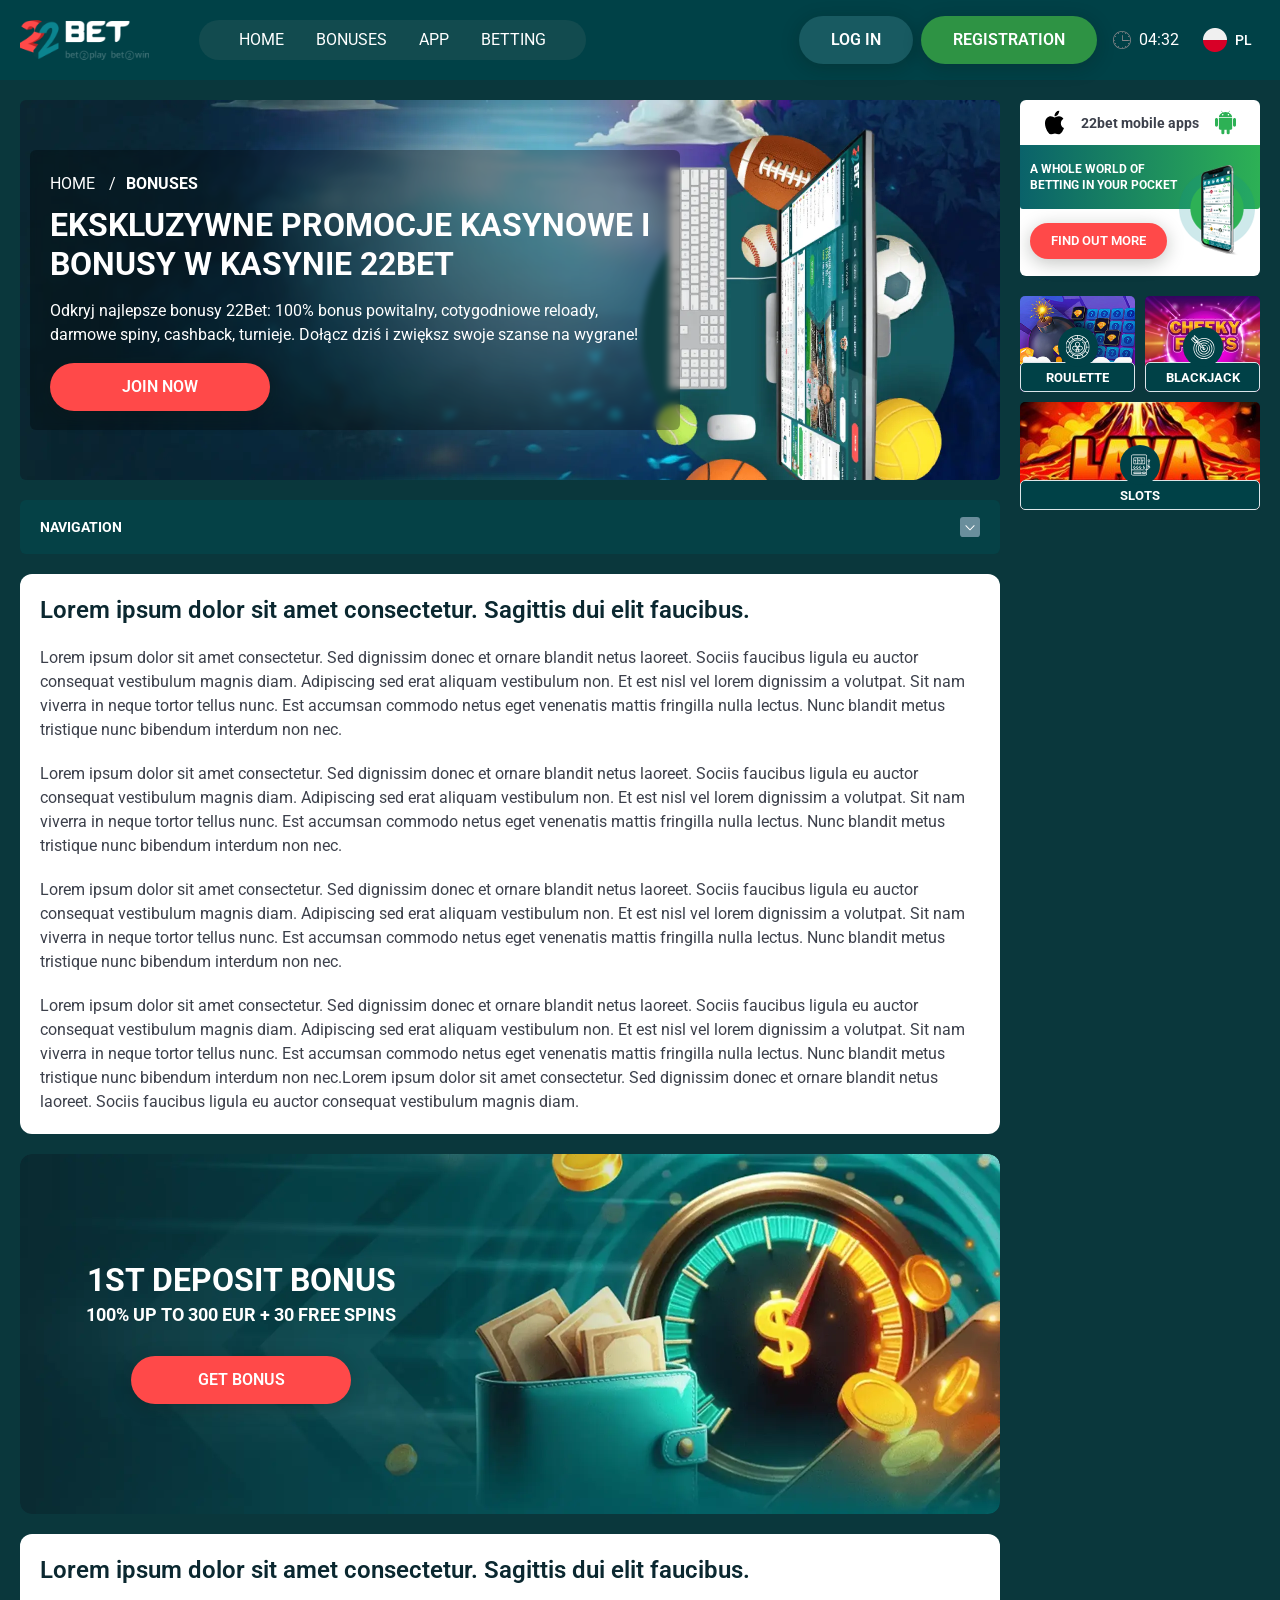
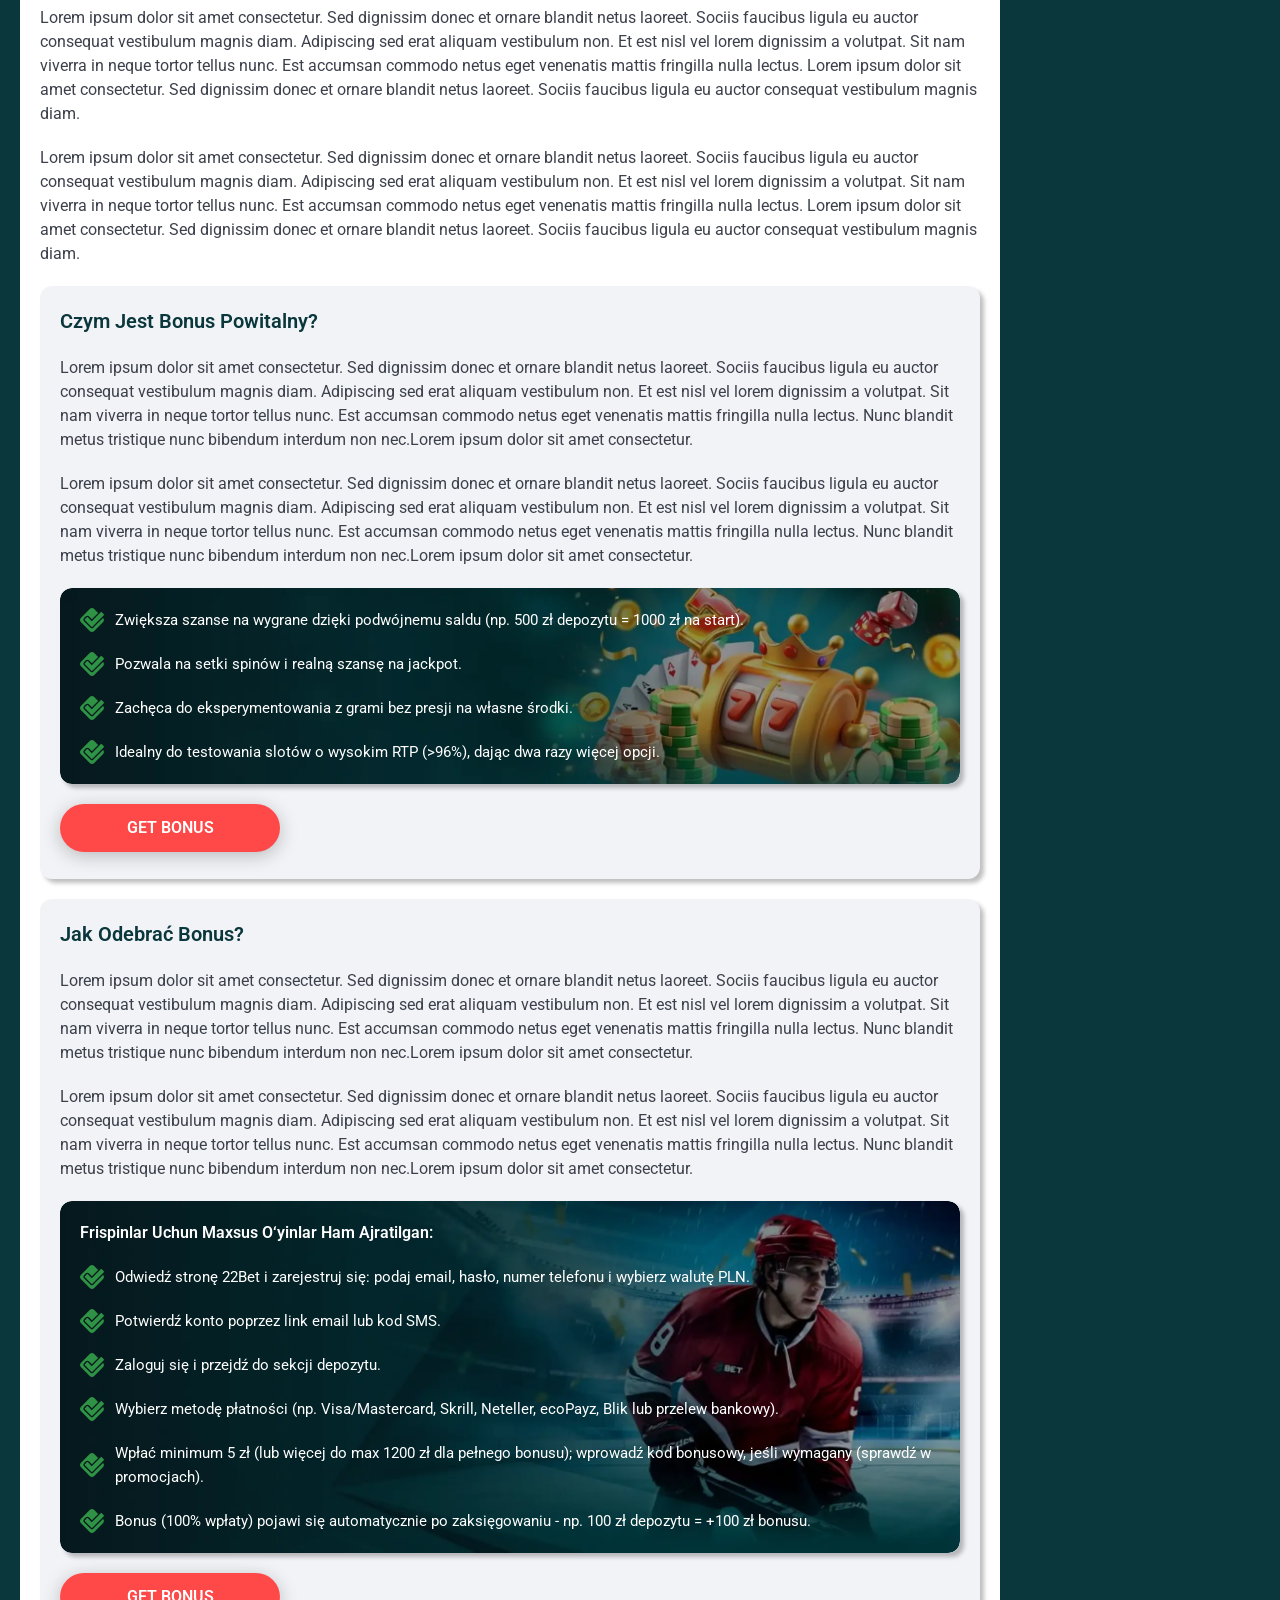
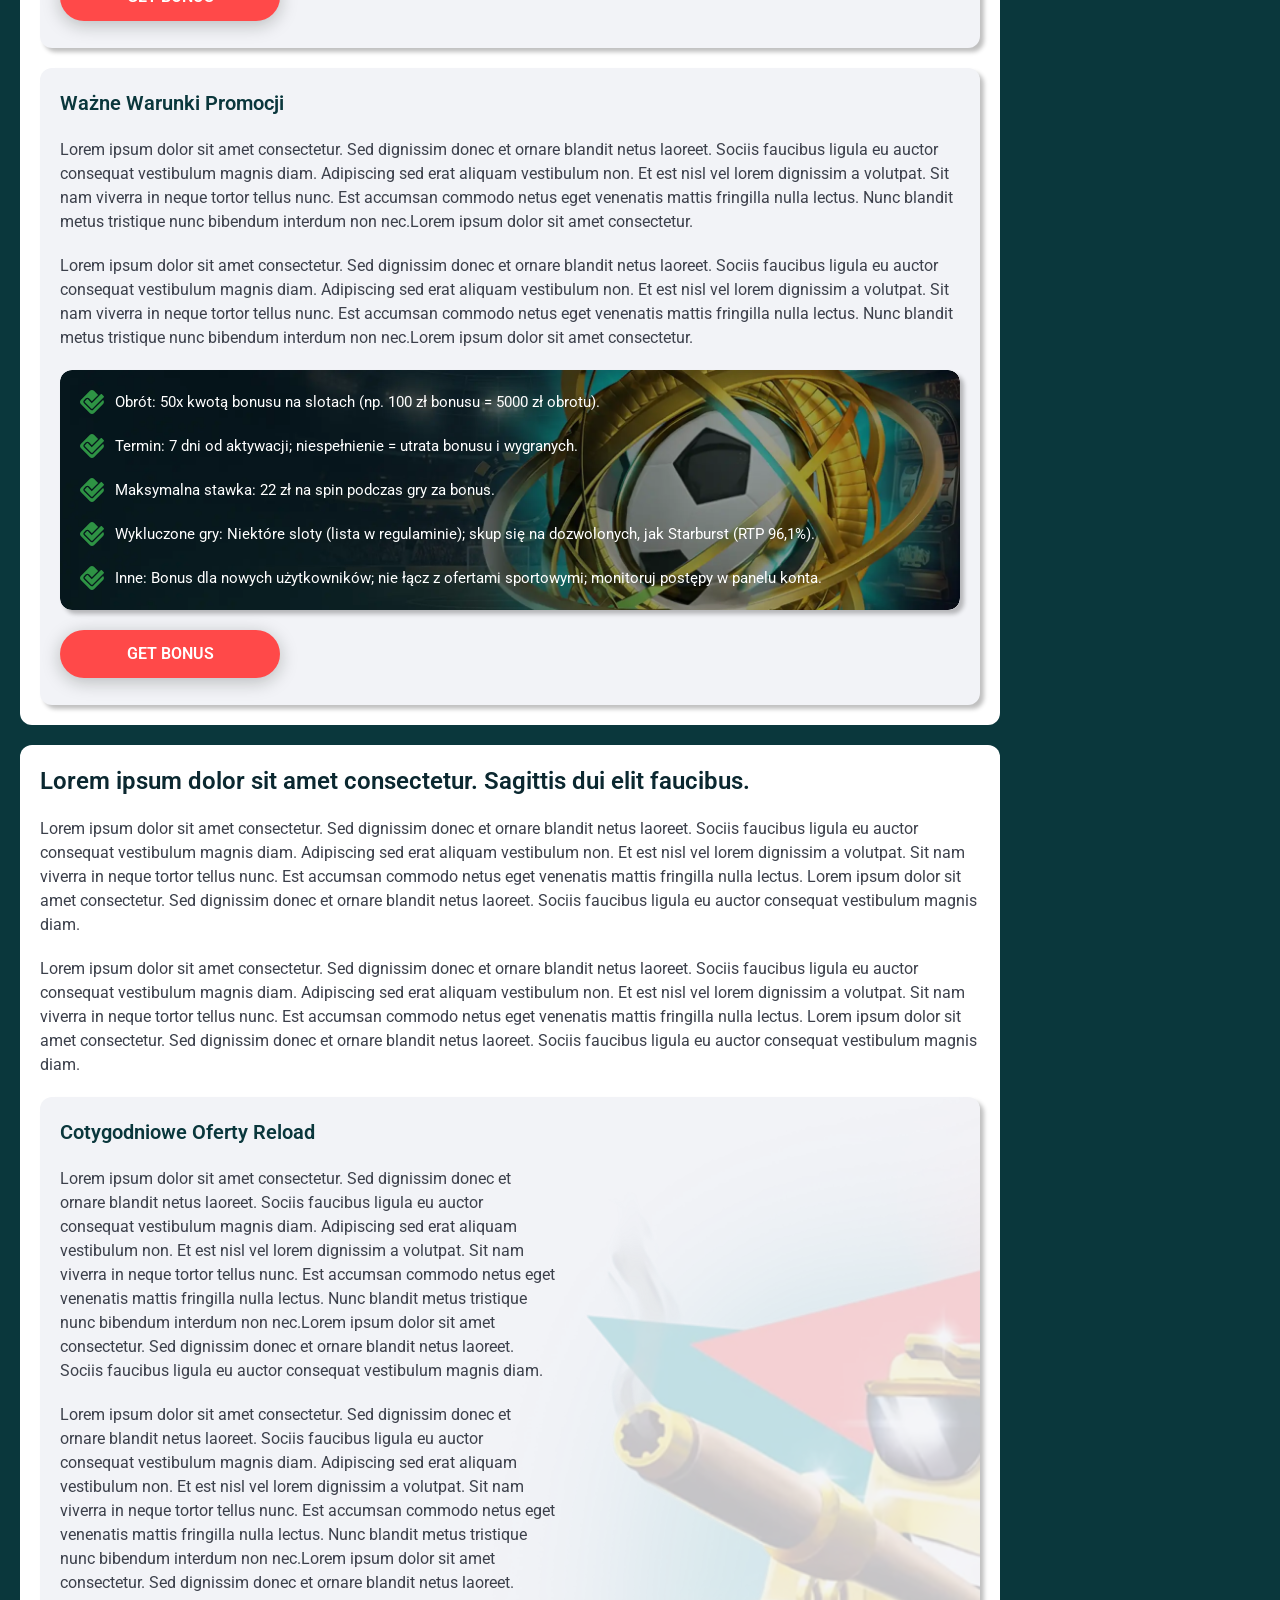
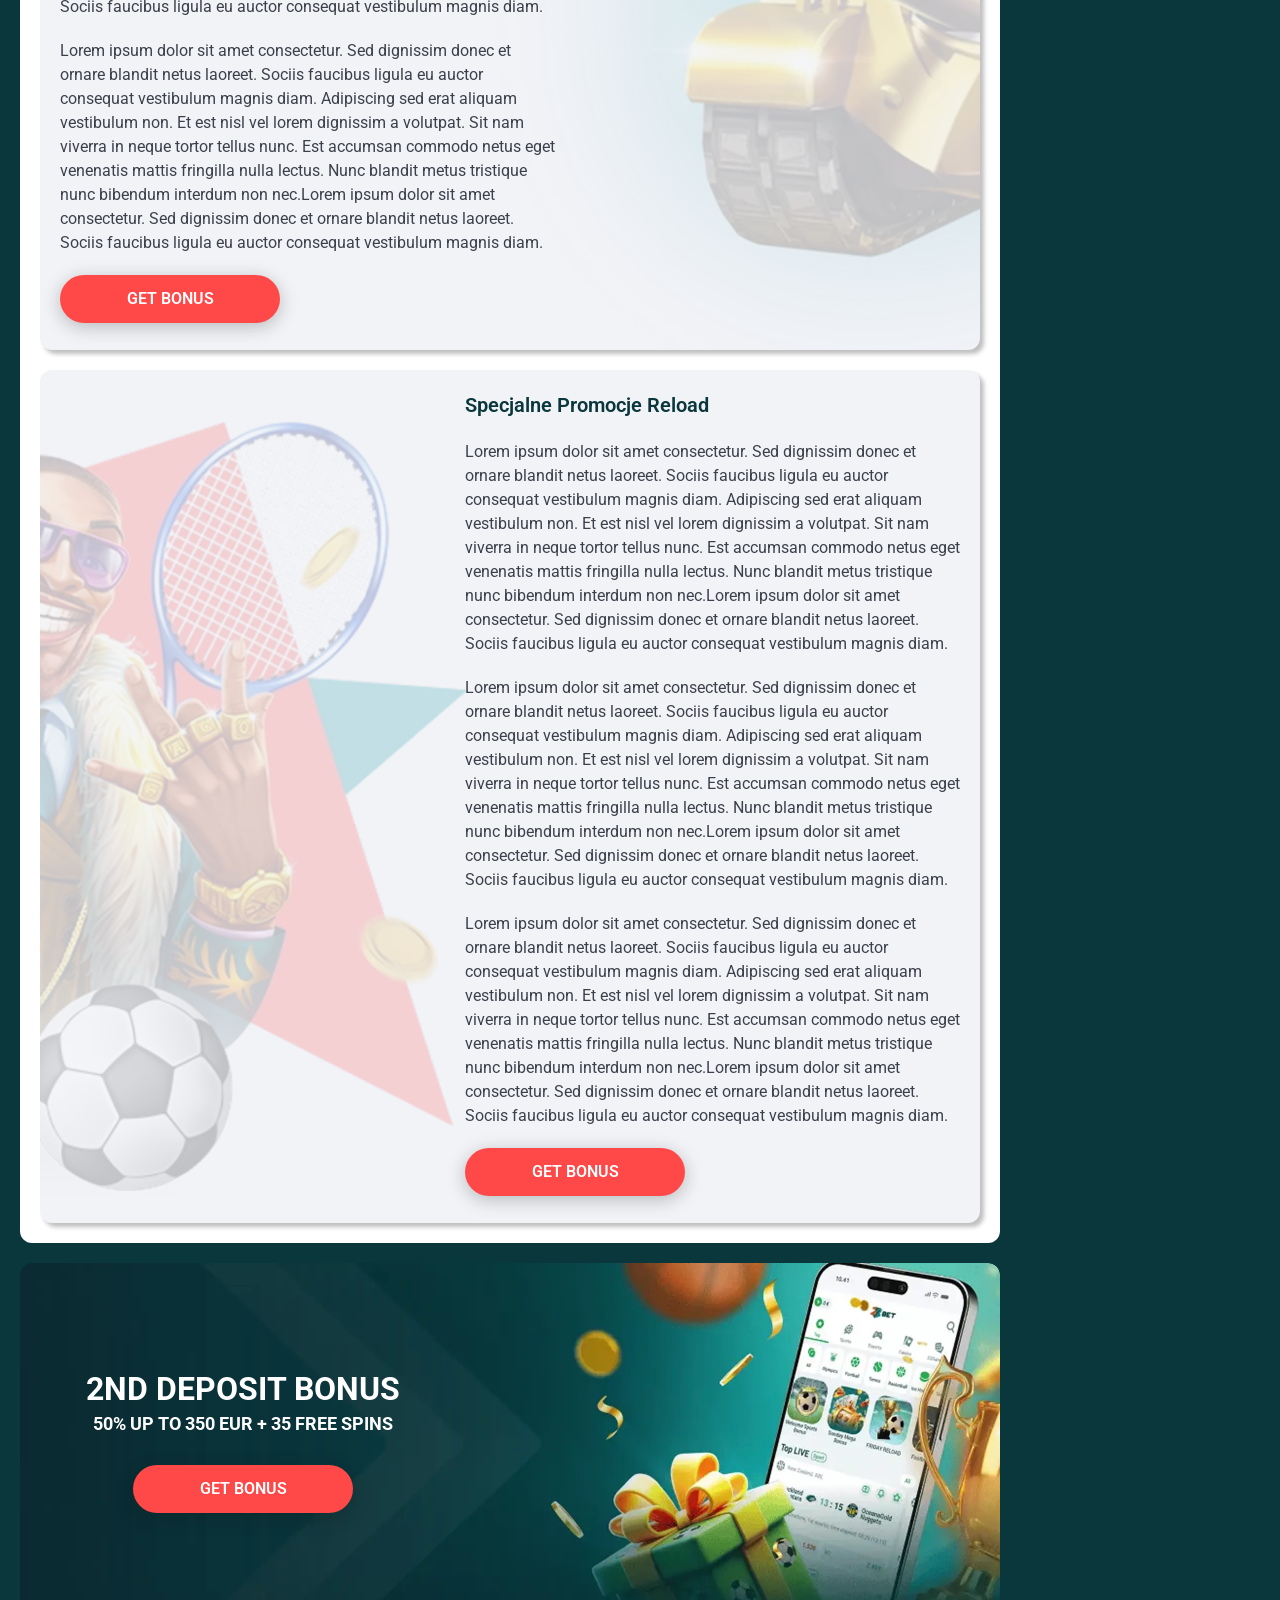
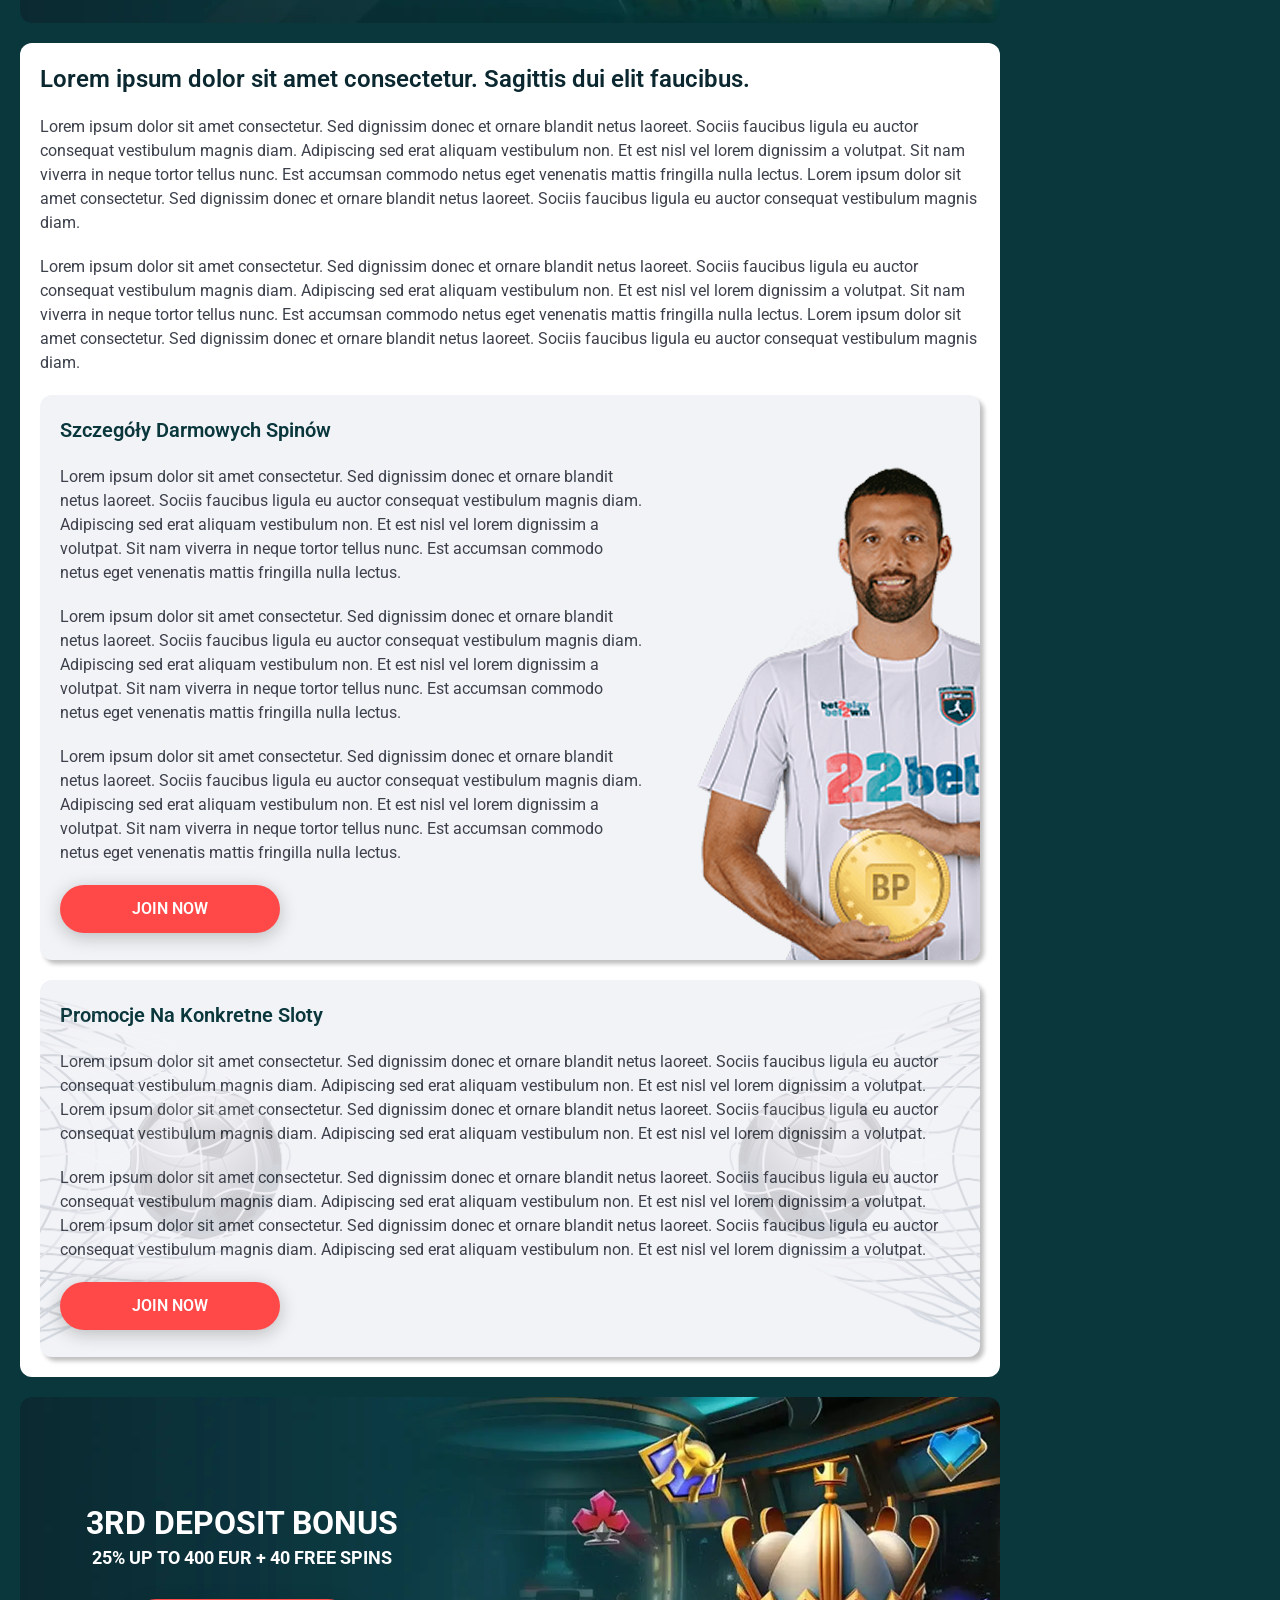
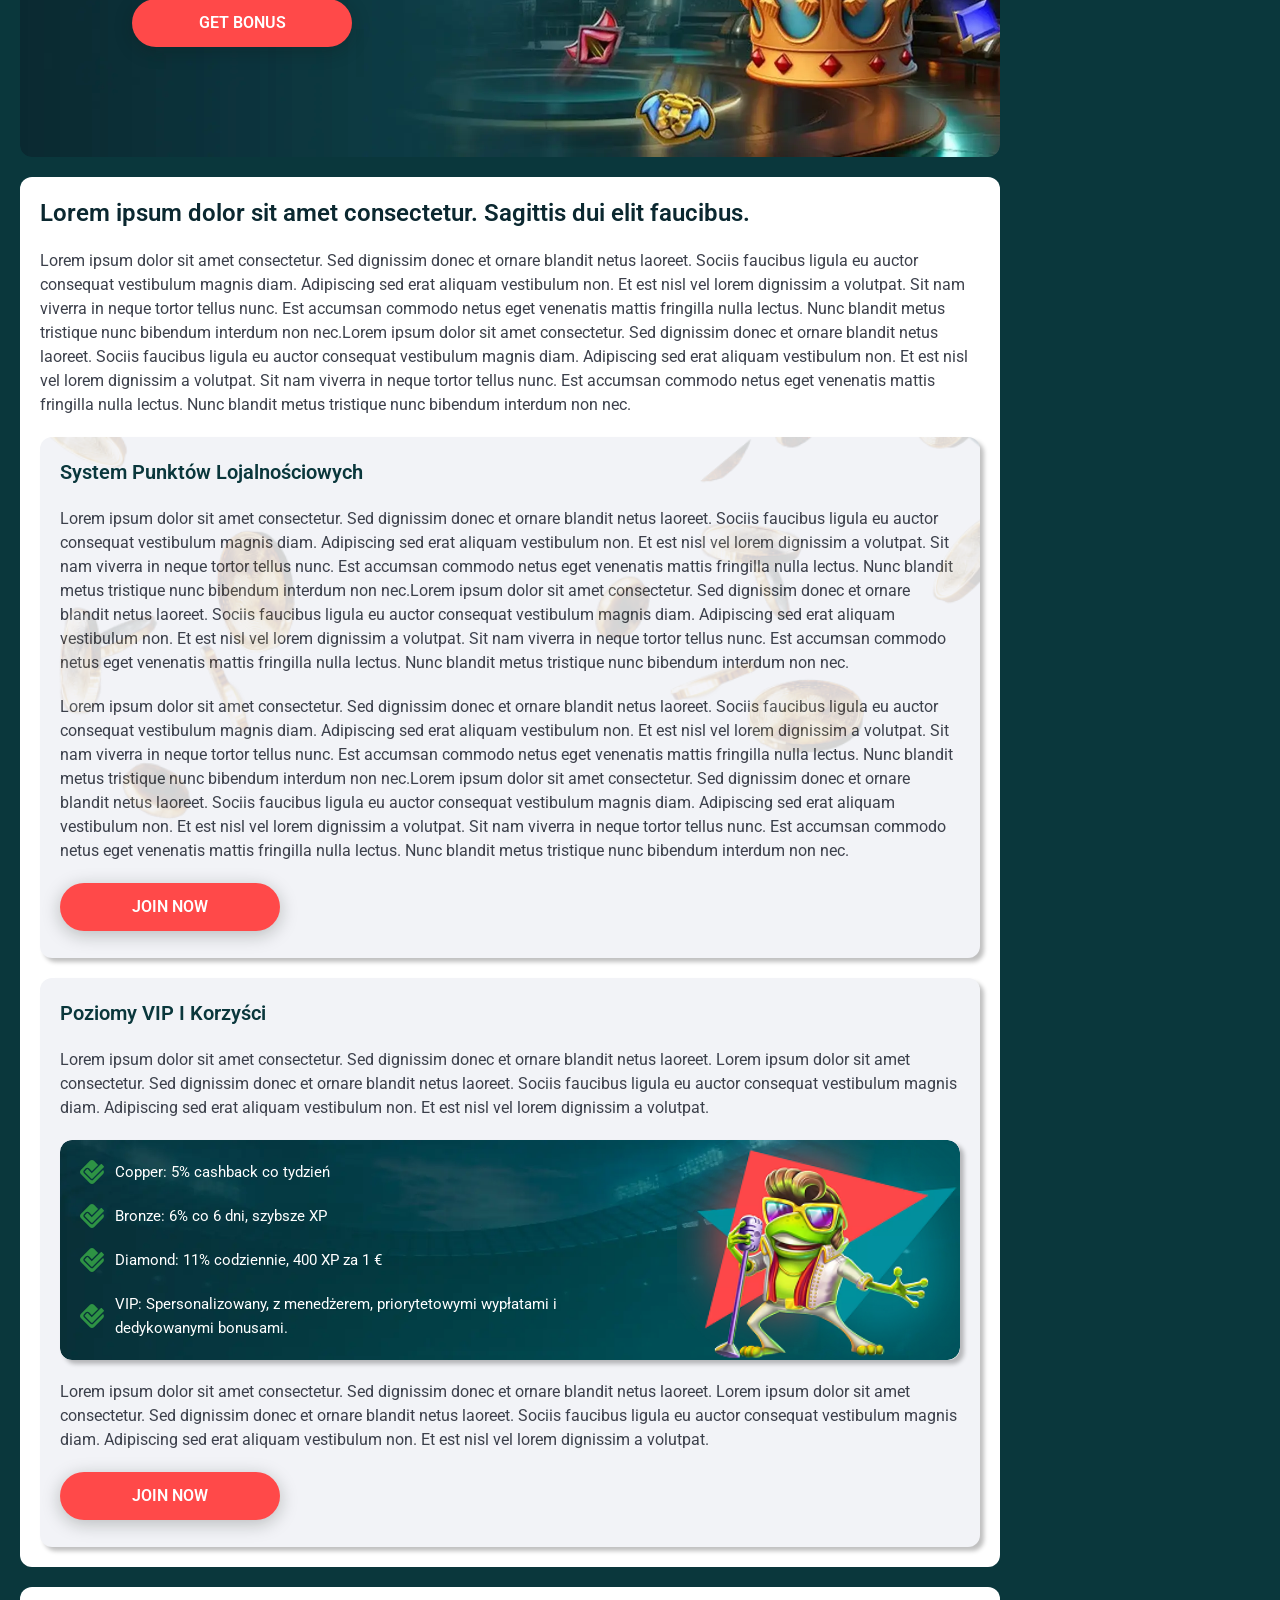
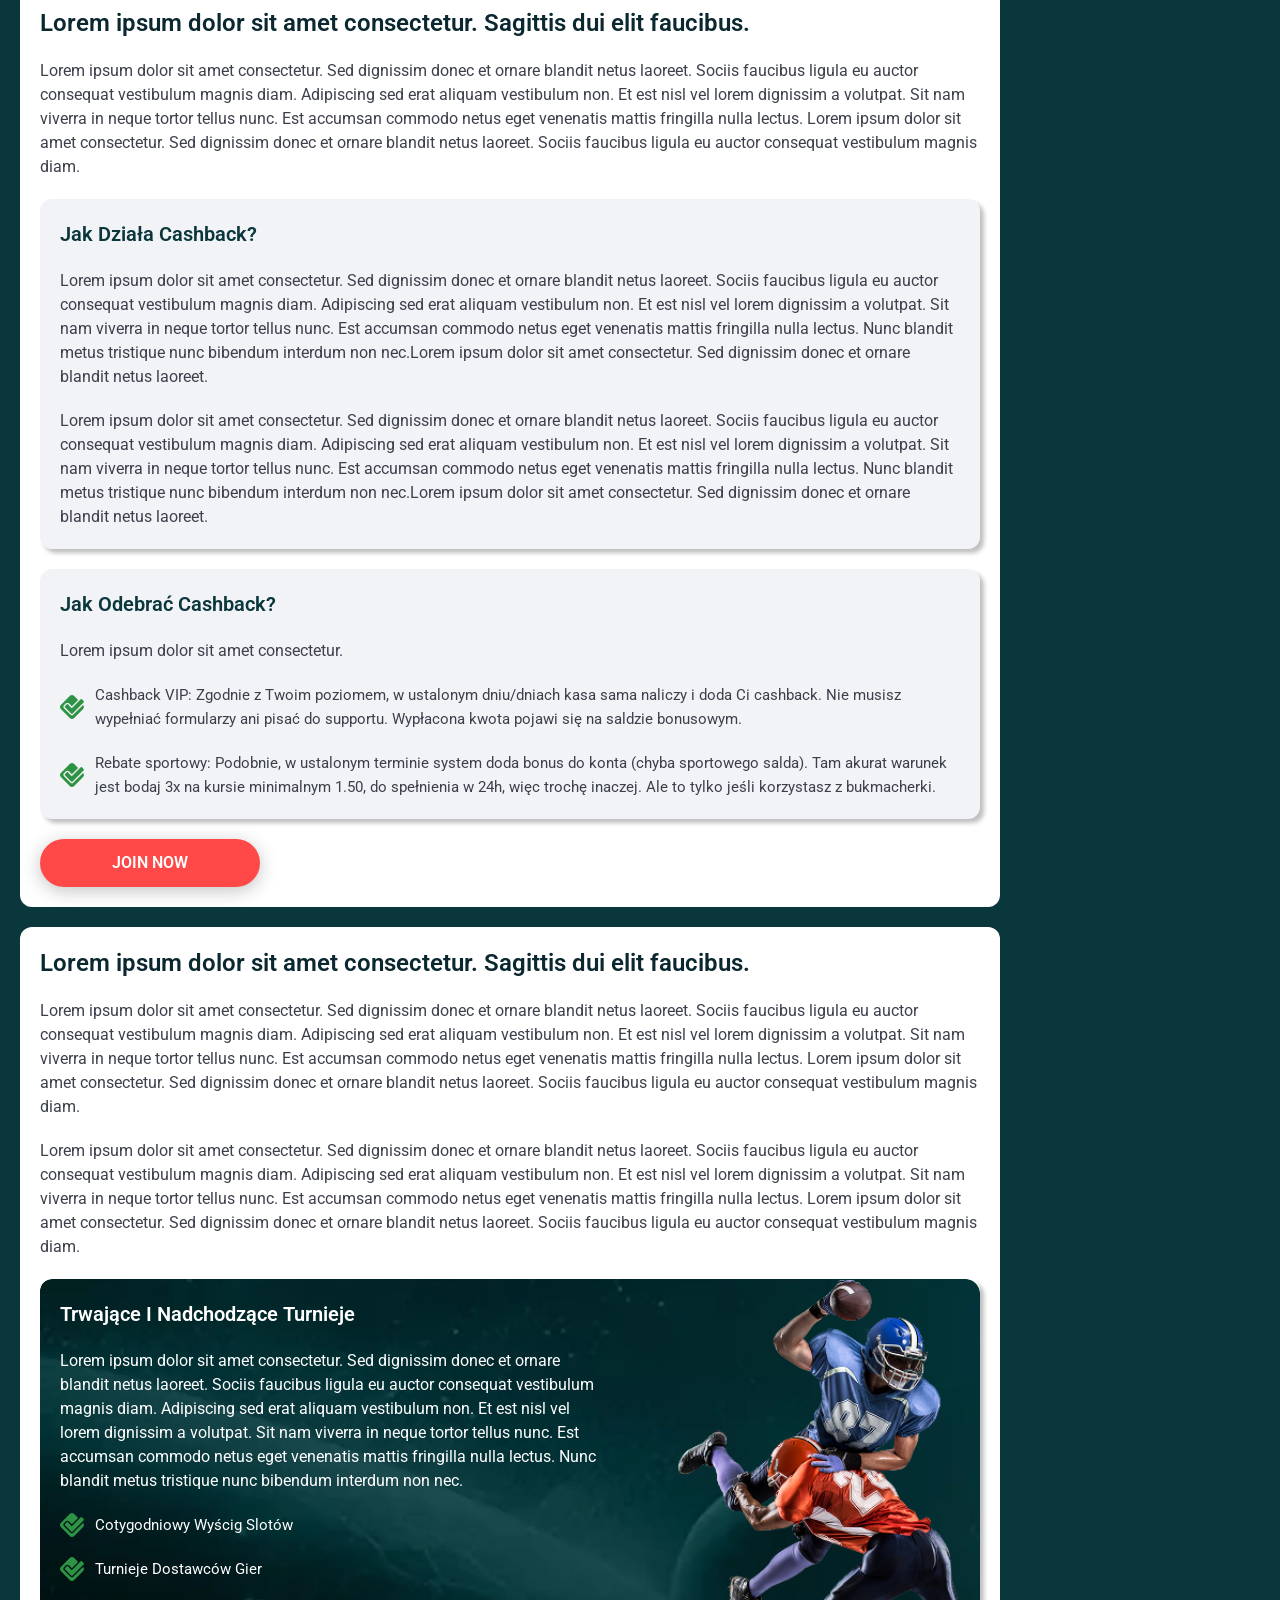
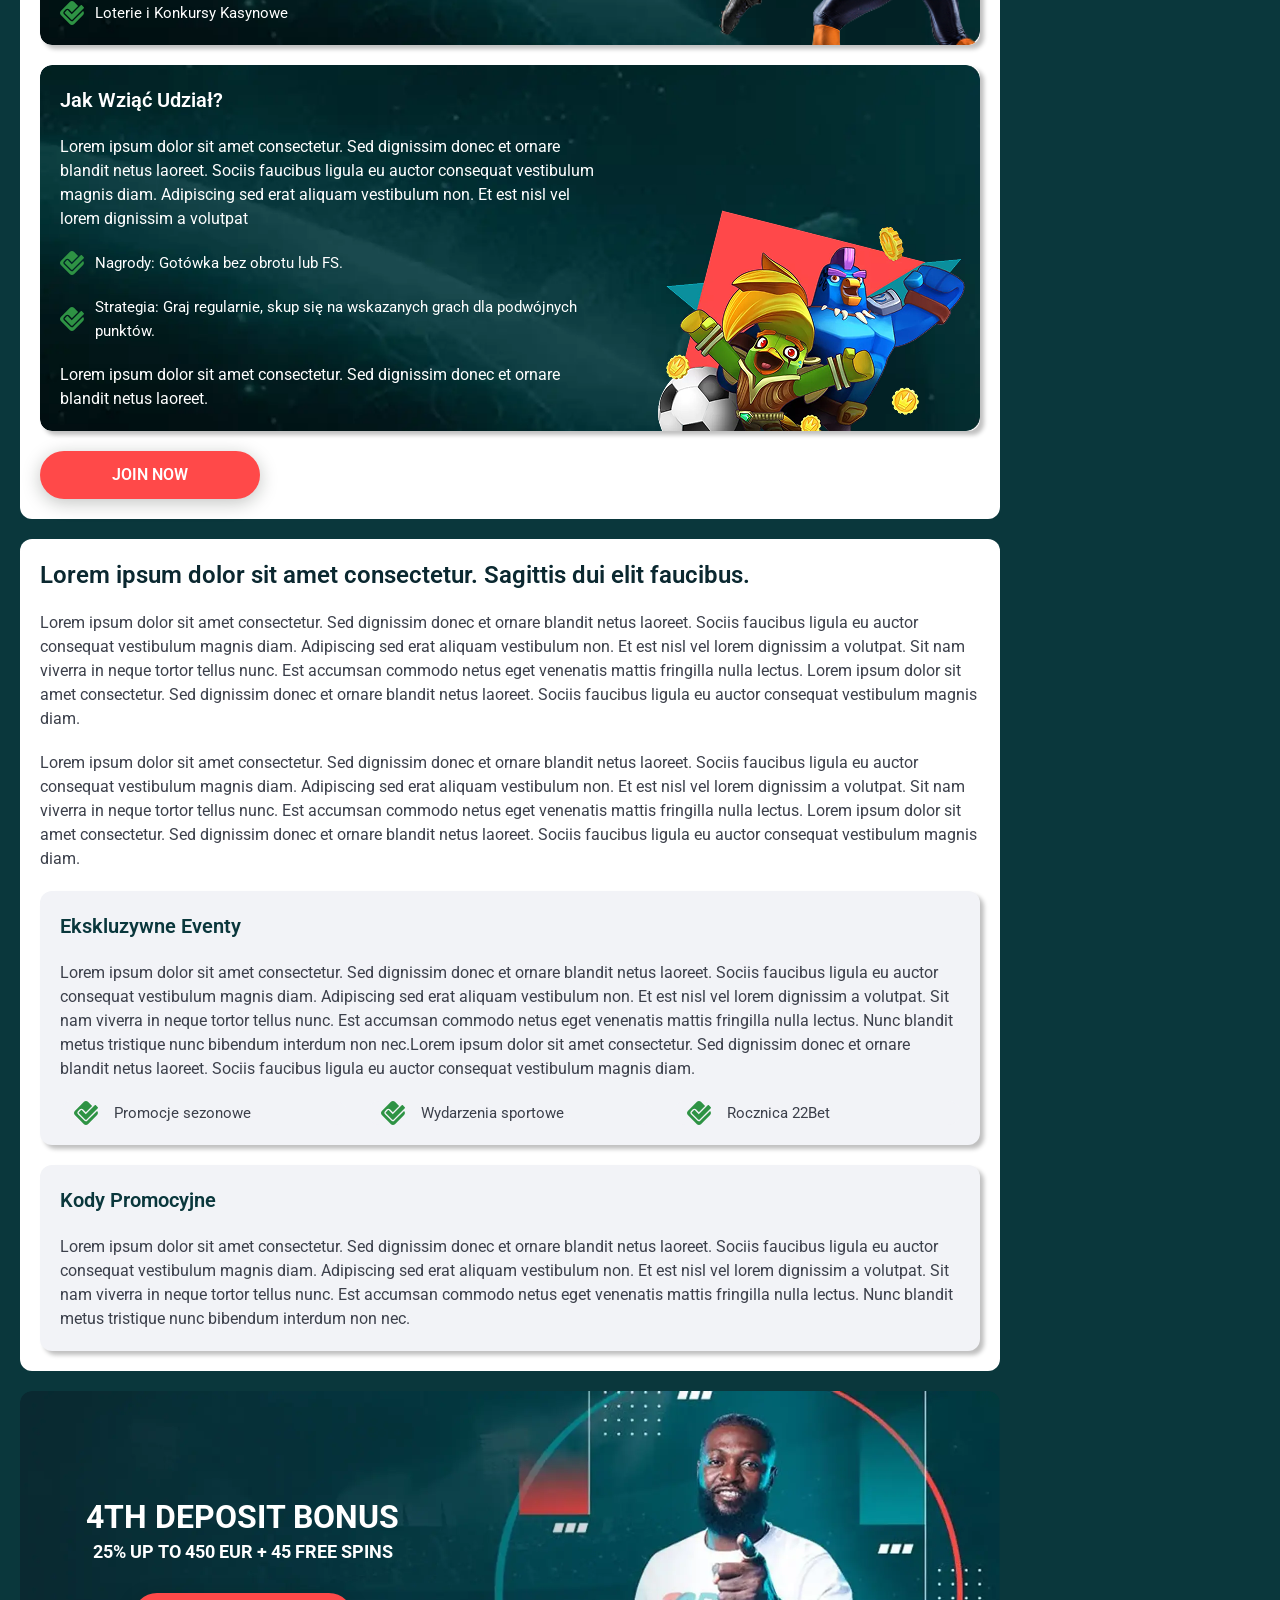
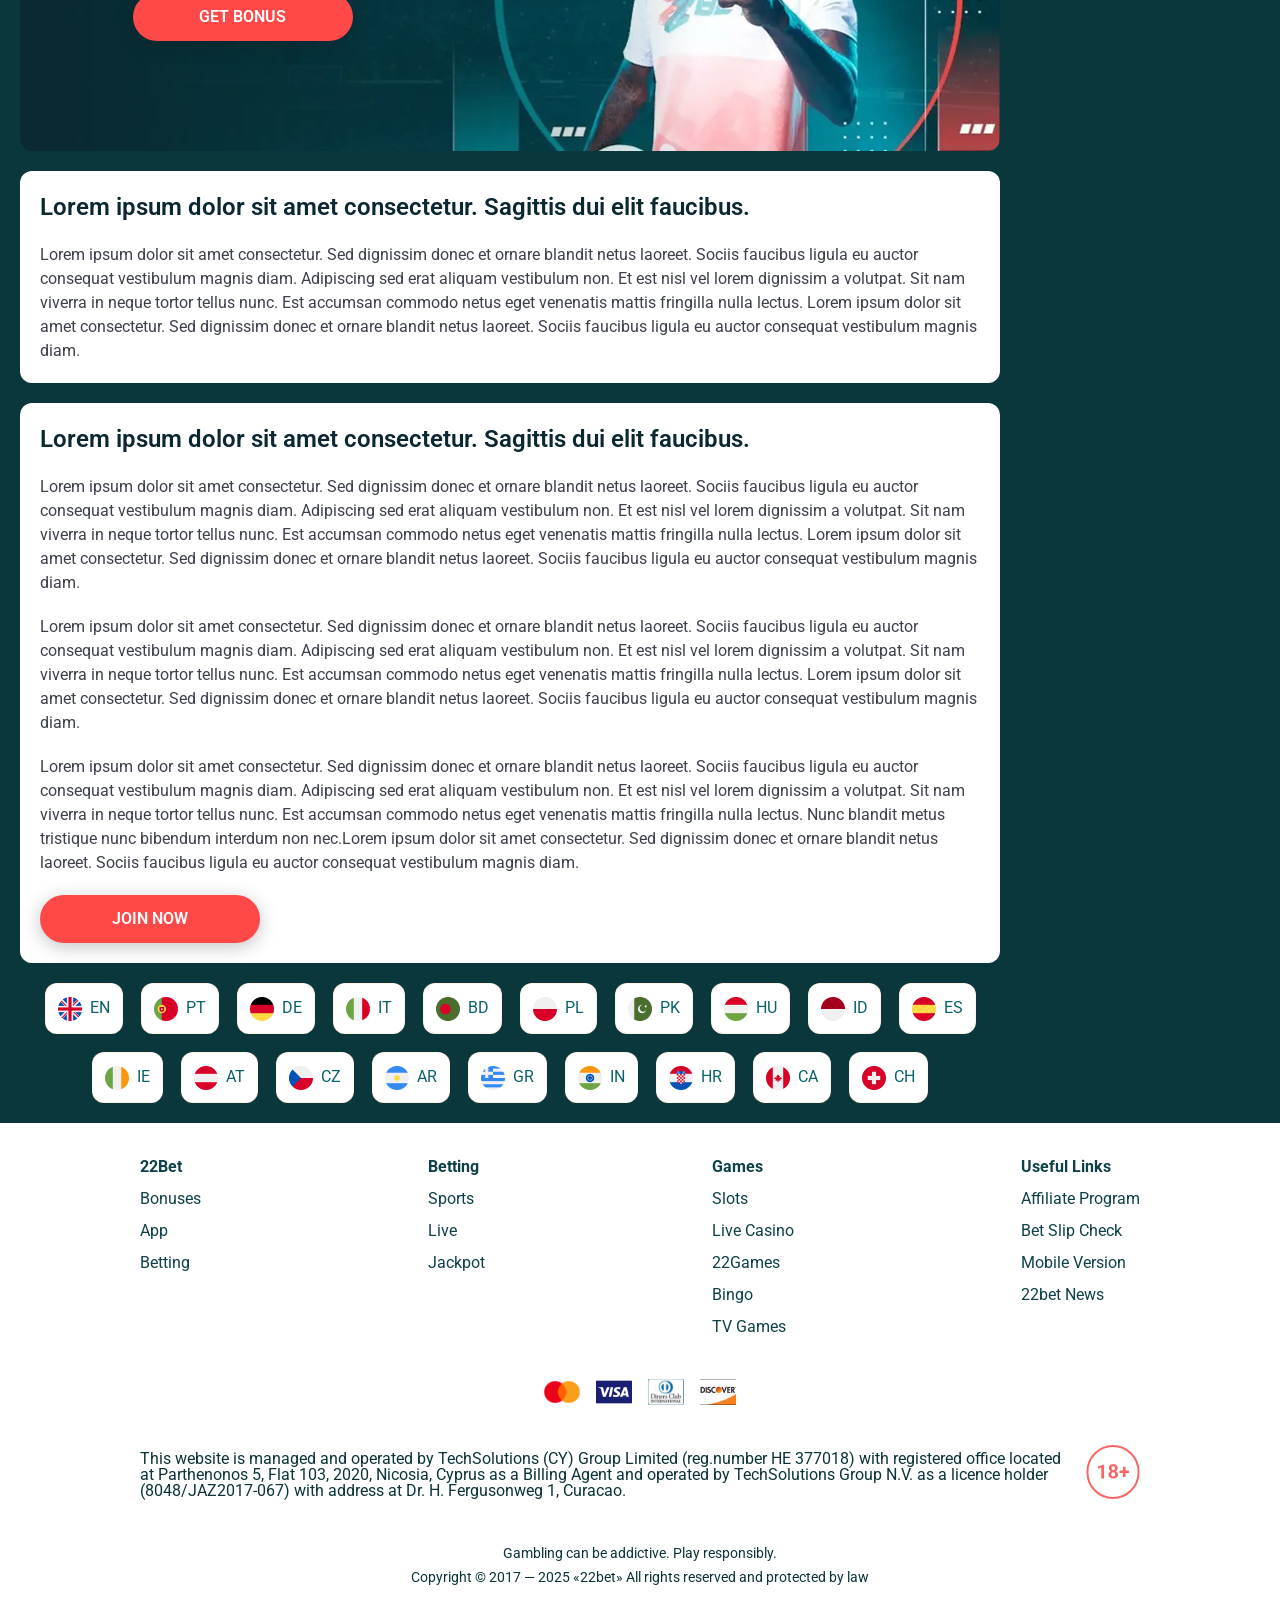
<file: bonus.html>
<!DOCTYPE html>
<html lang="pl-PL">
  <head>
    <meta charset="UTF-8" />

    <meta name="viewport" content="width=device-width, initial-scale=1.0" />
    <title>​Ekskluzywne Promocje Kasynowe I Bonusy W Kasynie 22Bet</title>
    <meta name="description" content="Odkryj najlepsze bonusy 22Bet: 100% bonus powitalny, cotygodniowe reloady, darmowe spiny, cashback, turnieje. Dołącz dziś i zwiększ swoje szanse na wygrane!" />
    <meta property="og:site_name" content="22Bet Casino" />
    <meta property="og:title" content=" Ekskluzywne Promocje Kasynowe I Bonusy W Kasynie 22Bet" />
    <meta property="og:type" content="website" />
    <meta property="og:url" content="http://casino22bet.pl/bonus.html" />
   <meta property="og:image" content="og.png" />
    <meta property="og:image:alt" content="22Bet Casino" />
    <meta property="og:locale" content="pl_PL" />
    <meta property="og:description" content="Odkryj najlepsze bonusy 22Bet: 100% bonus powitalny, cotygodniowe reloady, darmowe spiny, cashback, turnieje. Dołącz dziś i zwiększ swoje szanse na wygrane!" />
 <link rel="canonical" href="http://casino22bet.pl/bonus.html">
    <link rel="preconnect" href="https://fonts.googleapis.com" />
    <link rel="preconnect" href="https://fonts.gstatic.com" crossorigin />
    <link
      href="https://fonts.googleapis.com/css2?family=Poppins&family=Roboto:wght@400;500;700&display=swap"
      rel="stylesheet"
    />
    <link href="https://fonts.googleapis.com/css2?family=Noto+Sans+JP&display=swap" rel="stylesheet">
  
    <link rel="stylesheet" href="./css/reset.css" />
    <link rel="stylesheet" href="./css/main.css" />
    <link rel="stylesheet" href="./css/media.css" />
    <link rel="icon" href="./images/Group.png" type="image/x-icon" />
    <script
      src="https://code.jquery.com/jquery-3.6.1.min.js"
      integrity="sha256-o88AwQnZB+VDvE9tvIXrMQaPlFFSUTR+nldQm1LuPXQ="
      crossorigin="anonymous"
    ></script>
  </head>
  <body>
    <header class="header">
      <section class="content header__content">
        <a href="/" class="logo header__logo"
          ><img src="./images/logo.svg" alt="logo" title
        /></a>
        <button class="header__btn-menu">
          <svg
            width="16px"
            height="16px"
            viewBox="0 0 16 16"
            xmlns="http://www.w3.org/2000/svg"
          >
            <rect y="0" width="16" height="3" rx="1.5"></rect>
            <rect y="6.5" width="16" height="3" rx="1.5"></rect>
            <rect y="13" width="16" height="3" rx="1.5"></rect>
          </svg>
        </button>

        <nav class="menu header__menu">
          <ul class="header__menu-list">
               <li>
                <a href="/">
                Home
                </a>
              </li>
                
              <li>
                <a href="./bonus.html">
                 Bonuses
                </a>
              </li>
              
              <li>
                <a href="./app.html">
                 App
                </a>
              </li>
               <li>
                <a href="./betting.html">
               Betting
                </a>
              </li>
              
                </ul>
          <div class="header__button header__button-menu">
            <a href="#" class="button button__login-menu">log in</a>
            <a href="#" class="button button__menu">registration</a>
          </div>
        </nav>

        <a href="#" class="button button__login">log in</a>
        <a href="#" class="button button__singup">registration</a>
        <div id="clock" class="header__time">00:00</div>
         <div class="header__language">
                <div class="header__flag-wrap">
                  <a class="header__country" href="#">
                    <span><img src="./images/flag-pl.png" alt=" Flag" title /></span>
                      <span>pl</span>
                  </a>
                </div>
                <!-- <div class="header__flag-menu">
                  <ul>
                    
                    <li>
                      <a href="#" class="header__flag-link">
                        <span>
                          <img src="./images/flag-si.png" alt="flag" title />
                        </span>
                        <span>si</span>
                      </a>
                    </li>
                 
                  </ul>
                </div> -->
              </div>  
      </section>
    </header>
    <main class="main home">
      <section class="main__wrap">
        <aside class="sidebar sidebar-left ">
            <div class="sidebar-left__champion">
                <div class="top-champion__links-desk menu__review-desk">TOP Championships</div>
            </div>
            <div class="sidebar-left__matches">
                <div class="top-matches__links-desk menu__review-desk">Top matches</div>
            </div>
                <div class="sidebar-left__quik">
                  <div class="menu__links-desk"><a href="#">
                    <img src="./images/sidebar/liveEvents-sidebar.svg" alt="" title="">Live events</a>
                  </div>
                  <ul class="menu__links">
                    <li>
                      <a href="#"
                        ><img
                          src="./images/sidebar/football.svg"
                          alt="Football"
                          title
                        />Football (44)</a
                      >
                    </li>
                    <li>
                      <a href="#"
                        ><img
                          src="./images/sidebar/tennis.svg"
                          alt="Tennis"
                          title
                        />Tennis (47)</a
                      >
                    </li>
                    <li>
                      <a href="#"
                        ><img
                          src="./images/sidebar/basketball.svg"
                          alt="Basketball"
                          title
                        />Basketball (26)</a
                      >
                    </li>
                    <li>
                      <a href="#"
                        ><img
                          src="./images/sidebar/hockey.svg"
                          alt="Ice Hockey"
                          title
                        />Ice Hockey (18)</a
                      >
                    </li>
                    
                    <li>
                      <a href="#"
                        ><img
                          src="./images/sidebar/volleyball.svg"
                          alt="Volleyball"
                          title
                        />Volleyball (15)</a
                      >
                    </li>
                     <li>
                      <a href="#"
                        ><img
                          src="./images/sidebar/table-tenis.svg"
                          alt="Table Tennis"
                          title
                        />Table Tennis (15)</a
                      >
                    </li>
                     <li>
                      <a href="#"
                        ><img
                          src="./images/sidebar/handball.svg"
                          alt="Handball"
                          title
                        />Handball (15)</a
                      >
                    </li>
                     <li>
                      <a href="#"
                        ><img
                          src="./images/sidebar/cricket.svg"
                          alt="Cricket"
                          title
                        />Cricket (15)</a
                      >
                    </li>
                     <li>
                      <a href="#"
                        ><img
                          src="./images/sidebar/esports.svg"
                          alt="Esports"
                          title
                        />Esports (15)</a
                      >
                    </li>
                    
                   
                  </ul>
                </div>
              
                <div class="sidebar-left__review">
                  <div class="menu__review-desk sidebar__desk">Navigation
</div>
                  <ul class="menu__review sidebar__list">
                     <li><a href="#">Lorem ipsum dolor sit amet consectetur. Sagittis dui elit faucibus.</a></li>
                    <li><a href="#">Lorem ipsum dolor sit amet consectetur. Sagittis dui elit faucibus.</a></li>
                    <li><a href="#">Lorem ipsum dolor sit amet consectetur. Sagittis dui elit faucibus.</a></li>
                    <li><a href="#">Lorem ipsum dolor sit amet consectetur. Sagittis dui elit faucibus.</a></li>
                    <li><a href="#">Lorem ipsum dolor sit amet consectetur. Sagittis dui elit faucibus.</a></li>
                    <li><a href="#">Lorem ipsum dolor sit amet consectetur. Sagittis dui elit faucibus.</a></li>
                    
                  </ul>
                </div>
             
        </aside>
       <section class="content__wrapper ">

       
          <section class="content hero">
           
            <div class="background background-page">
              <img src="./images/bonus/bg-bonus.webp" alt="hero" title />
              
            </div>
            <div class="hero__wrapper hero__wrapper-main">
              <div class="hero__data">
                   <ul
              class="breadcrumbs"
             
            >
              <li
                
              >
                <a href="/">
                  <span >Home</span></a
                >
               
              </li>
              <li 
               
              >
                <a> <span >Bonuses</span></a>
                
              </li>
            </ul>
                <h1 class="title general hero__title">
         Ekskluzywne Promocje Kasynowe I Bonusy W Kasynie 22Bet
                </h1>
                <p class="hero__text">Odkryj najlepsze bonusy 22Bet: 100% bonus powitalny, cotygodniowe reloady, darmowe spiny, cashback, turnieje. Dołącz dziś i zwiększ swoje szanse na wygrane!</p>
                <a href="#" class="button  hero__button">Join Now</a>
               
              </div>
             
            </div>
          </section>
          <section class="content menu-review__content">
            
                <div class="menu__review-desk menu__review-content">Navigation
</div>
                <ul class="menu__review menu__review-list">
                     <li><a href="#">Lorem ipsum dolor sit amet consectetur. Sagittis dui elit faucibus.</a></li>
                    <li><a href="#">Lorem ipsum dolor sit amet consectetur. Sagittis dui elit faucibus.</a></li>
                    <li><a href="#">Lorem ipsum dolor sit amet consectetur. Sagittis dui elit faucibus.</a></li>
                    <li><a href="#">Lorem ipsum dolor sit amet consectetur. Sagittis dui elit faucibus.</a></li>
                    <li><a href="#">Lorem ipsum dolor sit amet consectetur. Sagittis dui elit faucibus.</a></li>
                    <li><a href="#">Lorem ipsum dolor sit amet consectetur. Sagittis dui elit faucibus.</a></li>
                   
                </ul>
             
          
          </section>
            <section class="content article" >
   <h2 class="title high article__title">Lorem ipsum dolor sit amet consectetur. Sagittis dui elit faucibus.</h2>
   <p>Lorem ipsum dolor sit amet consectetur. Sed dignissim donec et ornare blandit netus laoreet. Sociis faucibus ligula eu auctor consequat vestibulum magnis diam. Adipiscing sed erat aliquam vestibulum non. Et est nisl vel lorem dignissim a volutpat. Sit nam viverra in neque tortor tellus nunc. Est accumsan commodo netus eget venenatis mattis fringilla nulla lectus. Nunc blandit metus tristique nunc bibendum interdum non nec.</p>
   <p>Lorem ipsum dolor sit amet consectetur. Sed dignissim donec et ornare blandit netus laoreet. Sociis faucibus ligula eu auctor consequat vestibulum magnis diam. Adipiscing sed erat aliquam vestibulum non. Et est nisl vel lorem dignissim a volutpat. Sit nam viverra in neque tortor tellus nunc. Est accumsan commodo netus eget venenatis mattis fringilla nulla lectus. Nunc blandit metus tristique nunc bibendum interdum non nec.</p>
   <p>Lorem ipsum dolor sit amet consectetur. Sed dignissim donec et ornare blandit netus laoreet. Sociis faucibus ligula eu auctor consequat vestibulum magnis diam. Adipiscing sed erat aliquam vestibulum non. Et est nisl vel lorem dignissim a volutpat. Sit nam viverra in neque tortor tellus nunc. Est accumsan commodo netus eget venenatis mattis fringilla nulla lectus. Nunc blandit metus tristique nunc bibendum interdum non nec.</p>
   <p>Lorem ipsum dolor sit amet consectetur. Sed dignissim donec et ornare blandit netus laoreet. Sociis faucibus ligula eu auctor consequat vestibulum magnis diam. Adipiscing sed erat aliquam vestibulum non. Et est nisl vel lorem dignissim a volutpat. Sit nam viverra in neque tortor tellus nunc. Est accumsan commodo netus eget venenatis mattis fringilla nulla lectus. Nunc blandit metus tristique nunc bibendum interdum non nec.Lorem ipsum dolor sit amet consectetur. Sed dignissim donec et ornare blandit netus laoreet. Sociis faucibus ligula eu auctor consequat vestibulum magnis diam. </p>
  </section>
         <section class="content banner banner__main">
            <div class="background banner__background">
              <img src="./images/main/banner-main1.webp" alt="banner" title />
            </div>
            <div class="banner__info">
              <h2 class="title high banner__title-main">
     1st Deposit Bonus
                
              </h2>
<p class="banner__subtitle">100% up to 300 EUR + 30 Free spins</p>
              <a href="#" class="button banner__button">Get Bonus</a>
              
            </div>
          </section>
          <section class="content article" >
   <h2 class="title high article__title">Lorem ipsum dolor sit amet consectetur. Sagittis dui elit faucibus.</h2>
   <p>Lorem ipsum dolor sit amet consectetur. Sed dignissim donec et ornare blandit netus laoreet. Sociis faucibus ligula eu auctor consequat vestibulum magnis diam. Adipiscing sed erat aliquam vestibulum non. Et est nisl vel lorem dignissim a volutpat. Sit nam viverra in neque tortor tellus nunc. Est accumsan commodo netus eget venenatis mattis fringilla nulla lectus. Lorem ipsum dolor sit amet consectetur. Sed dignissim donec et ornare blandit netus laoreet. Sociis faucibus ligula eu auctor consequat vestibulum magnis diam. </p>
   <p>Lorem ipsum dolor sit amet consectetur. Sed dignissim donec et ornare blandit netus laoreet. Sociis faucibus ligula eu auctor consequat vestibulum magnis diam. Adipiscing sed erat aliquam vestibulum non. Et est nisl vel lorem dignissim a volutpat. Sit nam viverra in neque tortor tellus nunc. Est accumsan commodo netus eget venenatis mattis fringilla nulla lectus. Lorem ipsum dolor sit amet consectetur. Sed dignissim donec et ornare blandit netus laoreet. Sociis faucibus ligula eu auctor consequat vestibulum magnis diam. </p>
   <div class="article__download">
<h3>Czym Jest Bonus Powitalny?</h3>
<p>Lorem ipsum dolor sit amet consectetur. Sed dignissim donec et ornare blandit netus laoreet. Sociis faucibus ligula eu auctor consequat vestibulum magnis diam. Adipiscing sed erat aliquam vestibulum non. Et est nisl vel lorem dignissim a volutpat. Sit nam viverra in neque tortor tellus nunc. Est accumsan commodo netus eget venenatis mattis fringilla nulla lectus. Nunc blandit metus tristique nunc bibendum interdum non nec.Lorem ipsum dolor sit amet consectetur. </p>
<p>Lorem ipsum dolor sit amet consectetur. Sed dignissim donec et ornare blandit netus laoreet. Sociis faucibus ligula eu auctor consequat vestibulum magnis diam. Adipiscing sed erat aliquam vestibulum non. Et est nisl vel lorem dignissim a volutpat. Sit nam viverra in neque tortor tellus nunc. Est accumsan commodo netus eget venenatis mattis fringilla nulla lectus. Nunc blandit metus tristique nunc bibendum interdum non nec.Lorem ipsum dolor sit amet consectetur. </p>
<div class="image ">
             <div class="background background-main  background-image">
                <img src="./images/bonus/bonus-img1.webp" alt="banner" title />
                </div>
<ul>
  <li>Zwiększa szanse na wygrane dzięki podwójnemu saldu (np. 500 zł depozytu = 1000 zł na start).</li>
  <li>Pozwala na setki spinów i realną szansę na jackpot.</li>
  <li>Zachęca do eksperymentowania z grami bez presji na własne środki.</li>
  <li>Idealny do testowania slotów o wysokim RTP (>96%), dając dwa razy więcej opcji.</li>
</ul>
            </div>
<a href="#" class="button ">Get Bonus</a>
</div>
<div class="article__download">
<h3>Jak Odebrać Bonus?</h3>
<p>Lorem ipsum dolor sit amet consectetur. Sed dignissim donec et ornare blandit netus laoreet. Sociis faucibus ligula eu auctor consequat vestibulum magnis diam. Adipiscing sed erat aliquam vestibulum non. Et est nisl vel lorem dignissim a volutpat. Sit nam viverra in neque tortor tellus nunc. Est accumsan commodo netus eget venenatis mattis fringilla nulla lectus. Nunc blandit metus tristique nunc bibendum interdum non nec.Lorem ipsum dolor sit amet consectetur. </p>
<p>Lorem ipsum dolor sit amet consectetur. Sed dignissim donec et ornare blandit netus laoreet. Sociis faucibus ligula eu auctor consequat vestibulum magnis diam. Adipiscing sed erat aliquam vestibulum non. Et est nisl vel lorem dignissim a volutpat. Sit nam viverra in neque tortor tellus nunc. Est accumsan commodo netus eget venenatis mattis fringilla nulla lectus. Nunc blandit metus tristique nunc bibendum interdum non nec.Lorem ipsum dolor sit amet consectetur. </p>
<div class="image ">
             <div class="background background-main background-image backgroundBonus">
                <img src="./images/bonus/bonus-img2.webp" alt="banner" title />
                </div>
                <h4>Frispinlar uchun maxsus o‘yinlar ham ajratilgan: </h4>
<ul>
  <li>Odwiedź stronę 22Bet i zarejestruj się: podaj email, hasło, numer telefonu i wybierz walutę PLN.</li>
  <li>Potwierdź konto poprzez link email lub kod SMS.</li>
  <li>Zaloguj się i przejdź do sekcji depozytu.</li>
  <li>Wybierz metodę płatności (np. Visa/Mastercard, Skrill, Neteller, ecoPayz, Blik lub przelew bankowy).</li>
  <li>Wpłać minimum 5 zł (lub więcej do max 1200 zł dla pełnego bonusu); wprowadź kod bonusowy, jeśli wymagany (sprawdź w promocjach).</li>
  <li>Bonus (100% wpłaty) pojawi się automatycznie po zaksięgowaniu - np. 100 zł depozytu = +100 zł bonusu.</li>
</ul>
            </div>
<a href="#" class="button ">Get Bonus</a>
</div>
<div class="article__download">
<h3>Ważne Warunki Promocji</h3>
<p>Lorem ipsum dolor sit amet consectetur. Sed dignissim donec et ornare blandit netus laoreet. Sociis faucibus ligula eu auctor consequat vestibulum magnis diam. Adipiscing sed erat aliquam vestibulum non. Et est nisl vel lorem dignissim a volutpat. Sit nam viverra in neque tortor tellus nunc. Est accumsan commodo netus eget venenatis mattis fringilla nulla lectus. Nunc blandit metus tristique nunc bibendum interdum non nec.Lorem ipsum dolor sit amet consectetur. </p>
<p>Lorem ipsum dolor sit amet consectetur. Sed dignissim donec et ornare blandit netus laoreet. Sociis faucibus ligula eu auctor consequat vestibulum magnis diam. Adipiscing sed erat aliquam vestibulum non. Et est nisl vel lorem dignissim a volutpat. Sit nam viverra in neque tortor tellus nunc. Est accumsan commodo netus eget venenatis mattis fringilla nulla lectus. Nunc blandit metus tristique nunc bibendum interdum non nec.Lorem ipsum dolor sit amet consectetur. </p>
<div class="image ">
             <div class="background background-main background-image">
                <img src="./images/bonus/bonus-img3.webp" alt="banner" title />
                </div>
<ul>
  <li>Obrót: 50x kwotą bonusu na slotach (np. 100 zł bonusu = 5000 zł obrotu).</li>
  <li>Termin: 7 dni od aktywacji; niespełnienie = utrata bonusu i wygranych.</li>
  <li>Maksymalna stawka: 22 zł na spin podczas gry za bonus.</li>
  <li>Wykluczone gry: Niektóre sloty (lista w regulaminie); skup się na dozwolonych, jak Starburst (RTP 96,1%).</li>
  <li>Inne: Bonus dla nowych użytkowników; nie łącz z ofertami sportowymi; monitoruj postępy w panelu konta.</li>
</ul>
            </div>
<a href="#" class="button ">Get Bonus</a>
</div>
  </section>
  <section class="content article" >
   <h2 class="title high article__title">Lorem ipsum dolor sit amet consectetur. Sagittis dui elit faucibus.</h2>
   <p>Lorem ipsum dolor sit amet consectetur. Sed dignissim donec et ornare blandit netus laoreet. Sociis faucibus ligula eu auctor consequat vestibulum magnis diam. Adipiscing sed erat aliquam vestibulum non. Et est nisl vel lorem dignissim a volutpat. Sit nam viverra in neque tortor tellus nunc. Est accumsan commodo netus eget venenatis mattis fringilla nulla lectus. Lorem ipsum dolor sit amet consectetur. Sed dignissim donec et ornare blandit netus laoreet. Sociis faucibus ligula eu auctor consequat vestibulum magnis diam. </p>
   <p>Lorem ipsum dolor sit amet consectetur. Sed dignissim donec et ornare blandit netus laoreet. Sociis faucibus ligula eu auctor consequat vestibulum magnis diam. Adipiscing sed erat aliquam vestibulum non. Et est nisl vel lorem dignissim a volutpat. Sit nam viverra in neque tortor tellus nunc. Est accumsan commodo netus eget venenatis mattis fringilla nulla lectus. Lorem ipsum dolor sit amet consectetur. Sed dignissim donec et ornare blandit netus laoreet. Sociis faucibus ligula eu auctor consequat vestibulum magnis diam. </p>
   <div class="article__download">
    <div class="image__box image__boxBonus">
<h3>Cotygodniowe Oferty Reload</h3>
<p>Lorem ipsum dolor sit amet consectetur. Sed dignissim donec et ornare blandit netus laoreet. Sociis faucibus ligula eu auctor consequat vestibulum magnis diam. Adipiscing sed erat aliquam vestibulum non. Et est nisl vel lorem dignissim a volutpat. Sit nam viverra in neque tortor tellus nunc. Est accumsan commodo netus eget venenatis mattis fringilla nulla lectus. Nunc blandit metus tristique nunc bibendum interdum non nec.Lorem ipsum dolor sit amet consectetur. Sed dignissim donec et ornare blandit netus laoreet. Sociis faucibus ligula eu auctor consequat vestibulum magnis diam.</p>
<p>Lorem ipsum dolor sit amet consectetur. Sed dignissim donec et ornare blandit netus laoreet. Sociis faucibus ligula eu auctor consequat vestibulum magnis diam. Adipiscing sed erat aliquam vestibulum non. Et est nisl vel lorem dignissim a volutpat. Sit nam viverra in neque tortor tellus nunc. Est accumsan commodo netus eget venenatis mattis fringilla nulla lectus. Nunc blandit metus tristique nunc bibendum interdum non nec.Lorem ipsum dolor sit amet consectetur. Sed dignissim donec et ornare blandit netus laoreet. Sociis faucibus ligula eu auctor consequat vestibulum magnis diam.</p>
<p>Lorem ipsum dolor sit amet consectetur. Sed dignissim donec et ornare blandit netus laoreet. Sociis faucibus ligula eu auctor consequat vestibulum magnis diam. Adipiscing sed erat aliquam vestibulum non. Et est nisl vel lorem dignissim a volutpat. Sit nam viverra in neque tortor tellus nunc. Est accumsan commodo netus eget venenatis mattis fringilla nulla lectus. Nunc blandit metus tristique nunc bibendum interdum non nec.Lorem ipsum dolor sit amet consectetur. Sed dignissim donec et ornare blandit netus laoreet. Sociis faucibus ligula eu auctor consequat vestibulum magnis diam.</p>
  <a href="#" class="button ">Get Bonus</a>
    </div>
<div class="background-decor decor-opacity ">
                <img src="./images/bonus/decor-bonus1.png" alt="banner" title />
                </div>

</div>
   <div class="article__download">
    <div class="image__box image__boxBonus image__boxR">
<h3>Specjalne Promocje Reload</h3>
<p>Lorem ipsum dolor sit amet consectetur. Sed dignissim donec et ornare blandit netus laoreet. Sociis faucibus ligula eu auctor consequat vestibulum magnis diam. Adipiscing sed erat aliquam vestibulum non. Et est nisl vel lorem dignissim a volutpat. Sit nam viverra in neque tortor tellus nunc. Est accumsan commodo netus eget venenatis mattis fringilla nulla lectus. Nunc blandit metus tristique nunc bibendum interdum non nec.Lorem ipsum dolor sit amet consectetur. Sed dignissim donec et ornare blandit netus laoreet. Sociis faucibus ligula eu auctor consequat vestibulum magnis diam.</p>
<p>Lorem ipsum dolor sit amet consectetur. Sed dignissim donec et ornare blandit netus laoreet. Sociis faucibus ligula eu auctor consequat vestibulum magnis diam. Adipiscing sed erat aliquam vestibulum non. Et est nisl vel lorem dignissim a volutpat. Sit nam viverra in neque tortor tellus nunc. Est accumsan commodo netus eget venenatis mattis fringilla nulla lectus. Nunc blandit metus tristique nunc bibendum interdum non nec.Lorem ipsum dolor sit amet consectetur. Sed dignissim donec et ornare blandit netus laoreet. Sociis faucibus ligula eu auctor consequat vestibulum magnis diam.</p>
<p>Lorem ipsum dolor sit amet consectetur. Sed dignissim donec et ornare blandit netus laoreet. Sociis faucibus ligula eu auctor consequat vestibulum magnis diam. Adipiscing sed erat aliquam vestibulum non. Et est nisl vel lorem dignissim a volutpat. Sit nam viverra in neque tortor tellus nunc. Est accumsan commodo netus eget venenatis mattis fringilla nulla lectus. Nunc blandit metus tristique nunc bibendum interdum non nec.Lorem ipsum dolor sit amet consectetur. Sed dignissim donec et ornare blandit netus laoreet. Sociis faucibus ligula eu auctor consequat vestibulum magnis diam.</p>
  <a href="#" class="button ">Get Bonus</a>
    </div>
<div class="background-decor decorBonus">
                <img src="./images/bonus/decor-bonus2.png" alt="banner" title />
                </div>

</div>
  </section>
       <section class="content banner banner__main">
            <div class="background  ">
              <img src="./images/main/banner-main3.webp" alt="banner" title />
            </div>
            <div class="banner__info">
              <h2 class="title high banner__title-main">
   2nd Deposit Bonus
              </h2>
<p class="banner__subtitle">50% up to 350 EUR + 35 Free spins</p>
              <a href="#" class="button banner__button">Get Bonus</a>
              
            </div>
          </section>
          <section class="content article" >
   <h2 class="title high article__title">Lorem ipsum dolor sit amet consectetur. Sagittis dui elit faucibus.</h2>
   <p>Lorem ipsum dolor sit amet consectetur. Sed dignissim donec et ornare blandit netus laoreet. Sociis faucibus ligula eu auctor consequat vestibulum magnis diam. Adipiscing sed erat aliquam vestibulum non. Et est nisl vel lorem dignissim a volutpat. Sit nam viverra in neque tortor tellus nunc. Est accumsan commodo netus eget venenatis mattis fringilla nulla lectus. Lorem ipsum dolor sit amet consectetur. Sed dignissim donec et ornare blandit netus laoreet. Sociis faucibus ligula eu auctor consequat vestibulum magnis diam. </p>
   <p>Lorem ipsum dolor sit amet consectetur. Sed dignissim donec et ornare blandit netus laoreet. Sociis faucibus ligula eu auctor consequat vestibulum magnis diam. Adipiscing sed erat aliquam vestibulum non. Et est nisl vel lorem dignissim a volutpat. Sit nam viverra in neque tortor tellus nunc. Est accumsan commodo netus eget venenatis mattis fringilla nulla lectus. Lorem ipsum dolor sit amet consectetur. Sed dignissim donec et ornare blandit netus laoreet. Sociis faucibus ligula eu auctor consequat vestibulum magnis diam. </p>
  <div class="article__download">
<div class="image__box image__boxBonus1">
  <h3>Szczegóły Darmowych Spinów</h3>
<p>Lorem ipsum dolor sit amet consectetur. Sed dignissim donec et ornare blandit netus laoreet. Sociis faucibus ligula eu auctor consequat vestibulum magnis diam. Adipiscing sed erat aliquam vestibulum non. Et est nisl vel lorem dignissim a volutpat. Sit nam viverra in neque tortor tellus nunc. Est accumsan commodo netus eget venenatis mattis fringilla nulla lectus. </p>
<p>Lorem ipsum dolor sit amet consectetur. Sed dignissim donec et ornare blandit netus laoreet. Sociis faucibus ligula eu auctor consequat vestibulum magnis diam. Adipiscing sed erat aliquam vestibulum non. Et est nisl vel lorem dignissim a volutpat. Sit nam viverra in neque tortor tellus nunc. Est accumsan commodo netus eget venenatis mattis fringilla nulla lectus. </p>
<p>Lorem ipsum dolor sit amet consectetur. Sed dignissim donec et ornare blandit netus laoreet. Sociis faucibus ligula eu auctor consequat vestibulum magnis diam. Adipiscing sed erat aliquam vestibulum non. Et est nisl vel lorem dignissim a volutpat. Sit nam viverra in neque tortor tellus nunc. Est accumsan commodo netus eget venenatis mattis fringilla nulla lectus. </p>
 <a href="#" class="button ">Join Now</a>
</div>
<div class="background-decor decor-bonus3">
                <img src="./images/bonus/decor-bonus3.png" alt="banner" title />
                </div>
</div>
 <div class="article__download">
<h3>Promocje Na Konkretne Sloty</h3>
<p>Lorem ipsum dolor sit amet consectetur. Sed dignissim donec et ornare blandit netus laoreet. Sociis faucibus ligula eu auctor consequat vestibulum magnis diam. Adipiscing sed erat aliquam vestibulum non. Et est nisl vel lorem dignissim a volutpat. Lorem ipsum dolor sit amet consectetur. Sed dignissim donec et ornare blandit netus laoreet. Sociis faucibus ligula eu auctor consequat vestibulum magnis diam. Adipiscing sed erat aliquam vestibulum non. Et est nisl vel lorem dignissim a volutpat. </p>
<p>Lorem ipsum dolor sit amet consectetur. Sed dignissim donec et ornare blandit netus laoreet. Sociis faucibus ligula eu auctor consequat vestibulum magnis diam. Adipiscing sed erat aliquam vestibulum non. Et est nisl vel lorem dignissim a volutpat. Lorem ipsum dolor sit amet consectetur. Sed dignissim donec et ornare blandit netus laoreet. Sociis faucibus ligula eu auctor consequat vestibulum magnis diam. Adipiscing sed erat aliquam vestibulum non. Et est nisl vel lorem dignissim a volutpat. </p>
 <a href="#" class="button ">Join Now</a>
 <div class="background-decor  decorBonus2 ">
                <img src="./images/bonus/decor-bonus4.png" alt="banner" title />
                </div>
                <div class="background-decor decor-mainM">
                <img src="./images/bonus/decor-bonus5.png" alt="banner" title />
                </div>
</div>
  </section>
     <section class="content banner banner__main">
            <div class="background  ">
              <img src="./images/main/banner-main4.webp" alt="banner" title />
            </div>
            <div class="banner__info">
              <h2 class="title high banner__title-main">
   3rd Deposit Bonus
              </h2>
<p class="banner__subtitle">25% up to 400 EUR + 40 Free spins</p>
              <a href="#" class="button banner__button">Get Bonus</a>
              
            </div>
          </section>
          <section class="content article" >
   <h2 class="title high article__title">Lorem ipsum dolor sit amet consectetur. Sagittis dui elit faucibus.</h2>
 <p>Lorem ipsum dolor sit amet consectetur. Sed dignissim donec et ornare blandit netus laoreet. Sociis faucibus ligula eu auctor consequat vestibulum magnis diam. Adipiscing sed erat aliquam vestibulum non. Et est nisl vel lorem dignissim a volutpat. Sit nam viverra in neque tortor tellus nunc. Est accumsan commodo netus eget venenatis mattis fringilla nulla lectus. Nunc blandit metus tristique nunc bibendum interdum non nec.Lorem ipsum dolor sit amet consectetur. Sed dignissim donec et ornare blandit netus laoreet. Sociis faucibus ligula eu auctor consequat vestibulum magnis diam. Adipiscing sed erat aliquam vestibulum non. Et est nisl vel lorem dignissim a volutpat. Sit nam viverra in neque tortor tellus nunc. Est accumsan commodo netus eget venenatis mattis fringilla nulla lectus. Nunc blandit metus tristique nunc bibendum interdum non nec.</p>
 <div class="article__download">
<h3>System Punktów Lojalnościowych</h3>
<p>Lorem ipsum dolor sit amet consectetur. Sed dignissim donec et ornare blandit netus laoreet. Sociis faucibus ligula eu auctor consequat vestibulum magnis diam. Adipiscing sed erat aliquam vestibulum non. Et est nisl vel lorem dignissim a volutpat. Sit nam viverra in neque tortor tellus nunc. Est accumsan commodo netus eget venenatis mattis fringilla nulla lectus. Nunc blandit metus tristique nunc bibendum interdum non nec.Lorem ipsum dolor sit amet consectetur. Sed dignissim donec et ornare blandit netus laoreet. Sociis faucibus ligula eu auctor consequat vestibulum magnis diam. Adipiscing sed erat aliquam vestibulum non. Et est nisl vel lorem dignissim a volutpat. Sit nam viverra in neque tortor tellus nunc. Est accumsan commodo netus eget venenatis mattis fringilla nulla lectus. Nunc blandit metus tristique nunc bibendum interdum non nec.</p>
<p>Lorem ipsum dolor sit amet consectetur. Sed dignissim donec et ornare blandit netus laoreet. Sociis faucibus ligula eu auctor consequat vestibulum magnis diam. Adipiscing sed erat aliquam vestibulum non. Et est nisl vel lorem dignissim a volutpat. Sit nam viverra in neque tortor tellus nunc. Est accumsan commodo netus eget venenatis mattis fringilla nulla lectus. Nunc blandit metus tristique nunc bibendum interdum non nec.Lorem ipsum dolor sit amet consectetur. Sed dignissim donec et ornare blandit netus laoreet. Sociis faucibus ligula eu auctor consequat vestibulum magnis diam. Adipiscing sed erat aliquam vestibulum non. Et est nisl vel lorem dignissim a volutpat. Sit nam viverra in neque tortor tellus nunc. Est accumsan commodo netus eget venenatis mattis fringilla nulla lectus. Nunc blandit metus tristique nunc bibendum interdum non nec.</p>

<a href="#" class="button ">Join Now</a>
<div class="background-decor  decorBonus2 ">
                <img src="./images/bonus/decor-bonus6.png" alt="banner" title />
                </div>
                <div class="background-decor decor-mainM">
                <img src="./images/bonus/decor-bonus7.png" alt="banner" title />
                </div>
</div>
<div class="article__download">
<h3>Poziomy VIP I Korzyści</h3>
<p>Lorem ipsum dolor sit amet consectetur. Sed dignissim donec et ornare blandit netus laoreet. Lorem ipsum dolor sit amet consectetur. Sed dignissim donec et ornare blandit netus laoreet. Sociis faucibus ligula eu auctor consequat vestibulum magnis diam. Adipiscing sed erat aliquam vestibulum non. Et est nisl vel lorem dignissim a volutpat. </p>
<div class="image ">
             <div class="background background-main ">
                <img src="./images/bonus/bonus-img4.webp" alt="banner" title />
                <div class="background-decor ">
                <img src="./images/bonus/decor-bonus8.png" alt="banner" title />
                </div>
                </div>
<ul class="list"><li>Copper: 5% cashback co tydzień</li>
<li>Bronze: 6% co 6 dni, szybsze XP</li>
<li>Diamond: 11% codziennie, 400 XP za 1 €</li>
<li>VIP: Spersonalizowany, z menedżerem, priorytetowymi wypłatami i dedykowanymi bonusami. </li></ul>
            </div>
<p>Lorem ipsum dolor sit amet consectetur. Sed dignissim donec et ornare blandit netus laoreet. Lorem ipsum dolor sit amet consectetur. Sed dignissim donec et ornare blandit netus laoreet. Sociis faucibus ligula eu auctor consequat vestibulum magnis diam. Adipiscing sed erat aliquam vestibulum non. Et est nisl vel lorem dignissim a volutpat. </p>
 <a href="#" class="button ">Join Now</a>
</div>
</section>
<section class="content article" >
   <h2 class="title high article__title">Lorem ipsum dolor sit amet consectetur. Sagittis dui elit faucibus.</h2>
   <p>Lorem ipsum dolor sit amet consectetur. Sed dignissim donec et ornare blandit netus laoreet. Sociis faucibus ligula eu auctor consequat vestibulum magnis diam. Adipiscing sed erat aliquam vestibulum non. Et est nisl vel lorem dignissim a volutpat. Sit nam viverra in neque tortor tellus nunc. Est accumsan commodo netus eget venenatis mattis fringilla nulla lectus. Lorem ipsum dolor sit amet consectetur. Sed dignissim donec et ornare blandit netus laoreet. Sociis faucibus ligula eu auctor consequat vestibulum magnis diam. </p>
  <div class="article__download">
<h3>Jak Działa Cashback?</h3>
<p>Lorem ipsum dolor sit amet consectetur. Sed dignissim donec et ornare blandit netus laoreet. Sociis faucibus ligula eu auctor consequat vestibulum magnis diam. Adipiscing sed erat aliquam vestibulum non. Et est nisl vel lorem dignissim a volutpat. Sit nam viverra in neque tortor tellus nunc. Est accumsan commodo netus eget venenatis mattis fringilla nulla lectus. Nunc blandit metus tristique nunc bibendum interdum non nec.Lorem ipsum dolor sit amet consectetur. Sed dignissim donec et ornare blandit netus laoreet. </p>
<p>Lorem ipsum dolor sit amet consectetur. Sed dignissim donec et ornare blandit netus laoreet. Sociis faucibus ligula eu auctor consequat vestibulum magnis diam. Adipiscing sed erat aliquam vestibulum non. Et est nisl vel lorem dignissim a volutpat. Sit nam viverra in neque tortor tellus nunc. Est accumsan commodo netus eget venenatis mattis fringilla nulla lectus. Nunc blandit metus tristique nunc bibendum interdum non nec.Lorem ipsum dolor sit amet consectetur. Sed dignissim donec et ornare blandit netus laoreet. </p>

</div>
<div class="article__download">
<h3>Jak Odebrać Cashback?</h3>
<p>Lorem ipsum dolor sit amet consectetur. </p>
<ul>
  <li>Cashback VIP: Zgodnie z Twoim poziomem, w ustalonym dniu/dniach kasa sama naliczy i doda Ci cashback. Nie musisz wypełniać formularzy ani pisać do supportu. Wypłacona kwota pojawi się na saldzie bonusowym.</li>
  <li>Rebate sportowy: Podobnie, w ustalonym terminie system doda bonus do konta (chyba sportowego salda). Tam akurat warunek jest bodaj 3x na kursie minimalnym 1.50, do spełnienia w 24h, więc trochę inaczej. Ale to tylko jeśli korzystasz z bukmacherki.</li>
</ul>
</div>
 <a href="#" class="button ">Join Now</a>
  </section>
  <section class="content article" >
   <h2 class="title high article__title">Lorem ipsum dolor sit amet consectetur. Sagittis dui elit faucibus.</h2>
   <p>Lorem ipsum dolor sit amet consectetur. Sed dignissim donec et ornare blandit netus laoreet. Sociis faucibus ligula eu auctor consequat vestibulum magnis diam. Adipiscing sed erat aliquam vestibulum non. Et est nisl vel lorem dignissim a volutpat. Sit nam viverra in neque tortor tellus nunc. Est accumsan commodo netus eget venenatis mattis fringilla nulla lectus. Lorem ipsum dolor sit amet consectetur. Sed dignissim donec et ornare blandit netus laoreet. Sociis faucibus ligula eu auctor consequat vestibulum magnis diam. </p>
   <p>Lorem ipsum dolor sit amet consectetur. Sed dignissim donec et ornare blandit netus laoreet. Sociis faucibus ligula eu auctor consequat vestibulum magnis diam. Adipiscing sed erat aliquam vestibulum non. Et est nisl vel lorem dignissim a volutpat. Sit nam viverra in neque tortor tellus nunc. Est accumsan commodo netus eget venenatis mattis fringilla nulla lectus. Lorem ipsum dolor sit amet consectetur. Sed dignissim donec et ornare blandit netus laoreet. Sociis faucibus ligula eu auctor consequat vestibulum magnis diam. </p>
 <div class="image ">
             <div class="background background-main ">
                <img src="./images/bonus/bonus-img5.webp" alt="banner" title />
                  <div class="background-decor decor-opacity1">
                <img src="./images/bonus/decor-bonus9.png" alt="banner" title />
                </div>
                </div>
<div class="image__box">
  <h3>Trwające I Nadchodzące Turnieje</h3>
<p>Lorem ipsum dolor sit amet consectetur. Sed dignissim donec et ornare blandit netus laoreet. Sociis faucibus ligula eu auctor consequat vestibulum magnis diam. Adipiscing sed erat aliquam vestibulum non. Et est nisl vel lorem dignissim a volutpat. Sit nam viverra in neque tortor tellus nunc. Est accumsan commodo netus eget venenatis mattis fringilla nulla lectus. Nunc blandit metus tristique nunc bibendum interdum non nec.</p>
<ul>
  <li>Cotygodniowy Wyścig Slotów</li>
  <li>Turnieje Dostawców Gier</li>
  <li>Loterie i Konkursy Kasynowe</li>
</ul>
</div>
            </div>
            <div class="image ">
             <div class="background background-main ">
                <img src="./images/bonus/bonus-img5.webp" alt="banner" title />
                  <div class="background-decor decor-bonus3">
                <img src="./images/bonus/decor-bonus10.png" alt="banner" title />
                </div>
                </div>
<div class="image__box">
  <h3>Jak Wziąć Udział?</h3>
<p>Lorem ipsum dolor sit amet consectetur. Sed dignissim donec et ornare blandit netus laoreet. Sociis faucibus ligula eu auctor consequat vestibulum magnis diam. Adipiscing sed erat aliquam vestibulum non. Et est nisl vel lorem dignissim a volutpat</p>
<ul>
  <li>Nagrody: Gotówka bez obrotu lub FS. </li>
  <li>Strategia: Graj regularnie, skup się na wskazanych grach dla podwójnych punktów. </li>
 
</ul>
<p>Lorem ipsum dolor sit amet consectetur. Sed dignissim donec et ornare blandit netus laoreet. </p>
</div>
            </div>
             <a href="#" class="button ">Join Now</a>
  </section>
  <section class="content article" >
   <h2 class="title high article__title">Lorem ipsum dolor sit amet consectetur. Sagittis dui elit faucibus.</h2>
   <p>Lorem ipsum dolor sit amet consectetur. Sed dignissim donec et ornare blandit netus laoreet. Sociis faucibus ligula eu auctor consequat vestibulum magnis diam. Adipiscing sed erat aliquam vestibulum non. Et est nisl vel lorem dignissim a volutpat. Sit nam viverra in neque tortor tellus nunc. Est accumsan commodo netus eget venenatis mattis fringilla nulla lectus. Lorem ipsum dolor sit amet consectetur. Sed dignissim donec et ornare blandit netus laoreet. Sociis faucibus ligula eu auctor consequat vestibulum magnis diam. </p>
   <p>Lorem ipsum dolor sit amet consectetur. Sed dignissim donec et ornare blandit netus laoreet. Sociis faucibus ligula eu auctor consequat vestibulum magnis diam. Adipiscing sed erat aliquam vestibulum non. Et est nisl vel lorem dignissim a volutpat. Sit nam viverra in neque tortor tellus nunc. Est accumsan commodo netus eget venenatis mattis fringilla nulla lectus. Lorem ipsum dolor sit amet consectetur. Sed dignissim donec et ornare blandit netus laoreet. Sociis faucibus ligula eu auctor consequat vestibulum magnis diam. </p>
   
<div class="article__download">
<h3>Ekskluzywne Eventy</h3>
<p>Lorem ipsum dolor sit amet consectetur. Sed dignissim donec et ornare blandit netus laoreet. Sociis faucibus ligula eu auctor consequat vestibulum magnis diam. Adipiscing sed erat aliquam vestibulum non. Et est nisl vel lorem dignissim a volutpat. Sit nam viverra in neque tortor tellus nunc. Est accumsan commodo netus eget venenatis mattis fringilla nulla lectus. Nunc blandit metus tristique nunc bibendum interdum non nec.Lorem ipsum dolor sit amet consectetur. Sed dignissim donec et ornare blandit netus laoreet. Sociis faucibus ligula eu auctor consequat vestibulum magnis diam.</p>
<ul class="flex-list flex-listBonus">
  <li>Promocje sezonowe</li>
  <li>Wydarzenia sportowe</li>
  <li>Rocznica 22Bet</li>
</ul>
</div>
<div class="article__download">
<h3>Kody Promocyjne</h3>
<p>Lorem ipsum dolor sit amet consectetur. Sed dignissim donec et ornare blandit netus laoreet. Sociis faucibus ligula eu auctor consequat vestibulum magnis diam. Adipiscing sed erat aliquam vestibulum non. Et est nisl vel lorem dignissim a volutpat. Sit nam viverra in neque tortor tellus nunc. Est accumsan commodo netus eget venenatis mattis fringilla nulla lectus. Nunc blandit metus tristique nunc bibendum interdum non nec.</p>
</div>
  </section>
    <section class="content banner banner__main ">
            <div class="background banner__background ">
              <img src="./images/main/banner-main5.webp" alt="banner" title />
            </div>
            <div class="banner__info">
              <h2 class="title high banner__title-main">
  4th Deposit Bonus
              </h2>
<p class="banner__subtitle">25% up to 450 EUR + 45 Free spins</p>
              <a href="#" class="button banner__button">Get Bonus</a>
              
            </div>
          </section>
          
<section class="content article" >
   <h2 class="title high article__title">Lorem ipsum dolor sit amet consectetur. Sagittis dui elit faucibus.</h2>
   <p>Lorem ipsum dolor sit amet consectetur. Sed dignissim donec et ornare blandit netus laoreet. Sociis faucibus ligula eu auctor consequat vestibulum magnis diam. Adipiscing sed erat aliquam vestibulum non. Et est nisl vel lorem dignissim a volutpat. Sit nam viverra in neque tortor tellus nunc. Est accumsan commodo netus eget venenatis mattis fringilla nulla lectus. Lorem ipsum dolor sit amet consectetur. Sed dignissim donec et ornare blandit netus laoreet. Sociis faucibus ligula eu auctor consequat vestibulum magnis diam. </p>
   </section>


<section class="content article" >
   <h2 class="title high article__title">Lorem ipsum dolor sit amet consectetur. Sagittis dui elit faucibus.</h2>
   <p>Lorem ipsum dolor sit amet consectetur. Sed dignissim donec et ornare blandit netus laoreet. Sociis faucibus ligula eu auctor consequat vestibulum magnis diam. Adipiscing sed erat aliquam vestibulum non. Et est nisl vel lorem dignissim a volutpat. Sit nam viverra in neque tortor tellus nunc. Est accumsan commodo netus eget venenatis mattis fringilla nulla lectus. Lorem ipsum dolor sit amet consectetur. Sed dignissim donec et ornare blandit netus laoreet. Sociis faucibus ligula eu auctor consequat vestibulum magnis diam. </p>
   <p>Lorem ipsum dolor sit amet consectetur. Sed dignissim donec et ornare blandit netus laoreet. Sociis faucibus ligula eu auctor consequat vestibulum magnis diam. Adipiscing sed erat aliquam vestibulum non. Et est nisl vel lorem dignissim a volutpat. Sit nam viverra in neque tortor tellus nunc. Est accumsan commodo netus eget venenatis mattis fringilla nulla lectus. Lorem ipsum dolor sit amet consectetur. Sed dignissim donec et ornare blandit netus laoreet. Sociis faucibus ligula eu auctor consequat vestibulum magnis diam. </p>
   <p>Lorem ipsum dolor sit amet consectetur. Sed dignissim donec et ornare blandit netus laoreet. Sociis faucibus ligula eu auctor consequat vestibulum magnis diam. Adipiscing sed erat aliquam vestibulum non. Et est nisl vel lorem dignissim a volutpat. Sit nam viverra in neque tortor tellus nunc. Est accumsan commodo netus eget venenatis mattis fringilla nulla lectus. Nunc blandit metus tristique nunc bibendum interdum non nec.Lorem ipsum dolor sit amet consectetur. Sed dignissim donec et ornare blandit netus laoreet. Sociis faucibus ligula eu auctor consequat vestibulum magnis diam.</p>
  <a href="#" class="button ">Join Now</a>
  </section>
    
<section class="content country">
        <ul class="country__list">
                    
                    <li>
                      <a href="#" class="country__list-link">
                        <span>
                          <img src="./images/flag.png" alt="flag" title />
                        </span>
                        <span>en</span>
                      </a>
                    </li>
                    <li>
                      <a href="#" class="country__list-link">
                        <span>
                          <img src="./images/flag-pt.png" alt="flag" title />
                        </span>
                        <span>pt</span>
                      </a>
                    </li>
                     <li>
                      <a href="#" class="country__list-link">
                        <span>
                          <img src="./images/flag-de.png" alt="flag" title />
                        </span>
                        <span>de</span>
                      </a>
                    </li>
                    <li>
                      <a href="#" class="country__list-link">
                        <span>
                          <img src="./images/flag-it.png" alt="flag" title />
                        </span>
                        <span>it</span>
                      </a>
                    </li>
                     <li>
                      <a href="#" class="country__list-link">
                        <span>
                          <img src="./images/flag-bd.png" alt="flag" title />
                        </span>
                        <span>bd</span>
                      </a>
                    </li>
                     <li>
                      <a href="#" class="country__list-link">
                        <span>
                          <img src="./images/flag-pl.png" alt="flag" title />
                        </span>
                        <span>pl</span>
                      </a>
                    </li>
                     <li>
                      <a href="#" class="country__list-link">
                        <span>
                          <img src="./images/flag-pk.png" alt="flag" title />
                        </span>
                        <span>pk</span>
                      </a>
                    </li>
                     <li>
                      <a href="#" class="country__list-link">
                        <span>
                          <img src="./images/flag-hu.png" alt="flag" title />
                        </span>
                        <span>hu</span>
                      </a>
                    </li>
                     <li>
                      <a href="#" class="country__list-link">
                        <span>
                          <img src="./images/flag-id.png" alt="flag" title />
                        </span>
                        <span>id</span>
                      </a>
                    </li>
                     <li>
                      <a href="#" class="country__list-link">
                        <span>
                          <img src="./images/flag-es.png" alt="flag" title />
                        </span>
                        <span>es</span>
                      </a>
                    </li>
                     <li>
                      <a href="#" class="country__list-link">
                        <span>
                          <img src="./images/flag-ie.png" alt="flag" title />
                        </span>
                        <span>ie</span>
                      </a>
                    </li>
                     <li>
                      <a href="#" class="country__list-link">
                        <span>
                          <img src="./images/flag-at.png" alt="flag" title />
                        </span>
                        <span>at</span>
                      </a>
                    </li>
                     <li>
                      <a href="#" class="country__list-link">
                        <span>
                          <img src="./images/flag-cz.png" alt="flag" title />
                        </span>
                        <span>cz</span>
                      </a>
                    </li>
                     <li>
                      <a href="#" class="country__list-link">
                        <span>
                          <img src="./images/flag-ar.png" alt="flag" title />
                        </span>
                        <span>ar</span>
                      </a>
                    </li>
                     <li>
                      <a href="#" class="country__list-link">
                        <span>
                          <img src="./images/flag-gr.png" alt="flag" title />
                        </span>
                        <span>gr</span>
                      </a>
                    </li>
                     <li>
                      <a href="#" class="country__list-link">
                        <span>
                          <img src="./images/flag-in.png" alt="flag" title />
                        </span>
                        <span>in</span>
                      </a>
                    </li>
                    
                     <li>
                      <a href="#" class="country__list-link">
                        <span>
                          <img src="./images/flag-hr.png" alt="flag" title />
                        </span>
                        <span>hr</span>
                      </a>
                    </li>
                     <li>
                      <a href="#" class="country__list-link">
                        <span>
                          <img src="./images/flag-ca.png" alt="flag" title />
                        </span>
                        <span>ca</span>
                      </a>
                    </li>
                     <li>
                      <a href="#" class="country__list-link">
                        <span>
                          <img src="./images/flag-ch.png" alt="flag" title />
                        </span>
                        <span>ch</span>
                      </a>
                    </li>
                    
                   
                  </ul>
</section>
          
        </section> 
        <aside class="sidebar sidebar-right ">
           
         
            <div class="sidebar__info">
                <img src="./images/sidebar/apple-right-sidebar.svg" alt="apple" title>
                <div class="sidebar__subtitle">22bet mobile apps</div>
                <img src="./images/sidebar/android-right-sidebar.svg" alt="android" title>
              </div>
             <div class="sidebar__wrap">
              <div class="sidebar__deskription">
                <p>A whole world of betting in your pocket</p>
                <img src="./images/sidebar/phone-right-sidebar.png" alt="iphone" title>
             </div>
             <a href="#" class="button sidebar__button">Find out more</a>
             </div>
             <div class="sidebar__cards">
              <a href="#"><img src="./images/sidebar/roulette.jpg" width="115" alt="roulette" title>
              <div class="sidebar__text sidebar__text-first">Roulette</div>
              <span class="span"><img src="./images/sidebar/icon-roulette.svg" alt="" title=""></span></a>
               <a href="#"><img src="./images/sidebar/blackjack.jpg" width="115" alt="blackjack" title>
                <div class="sidebar__text">Blackjack</div>
              <span class="span"><img src="./images/sidebar/icon-blackjack.svg" alt="" title=""></span></a>
               
             
             <a href="#"><img src="./images/sidebar/slots.jpg" width="240" alt="slots" title>
              <div class="sidebar__text sidebar__text-last">Slots</div>
              <span class="span"><img src="./images/sidebar/icon-slots.svg" alt="" title=""></span></a>
             </div>
        </aside> 
        <div class=""  onclick="scrollToTop()">
          <button class="main__arrow" id="scrollToTopBtn"></button>
        </div> 
        
      </section>
    </main> 
    <footer class=" footer ">
      <section class="content footer__content">
        <ul class="footer__menu">
          <li>
            <div>22Bet</div>
            <ul class="footer__info">
              <li><a href="./bonus.html">Bonuses</a></li>
              <li><a href="./app.html">App</a></li>
              <li><a href="./betting.html">Betting</a></li>
            </ul>
          </li>
          <li>
            <div>Betting</div>
            <ul class="footer__info">
              <li><a href="#">Sports</a></li>
              <li><a href="#">Live</a></li>
              <li><a href="#">Jackpot</a></li>
              
            </ul>
          </li>
          <li>
            <div>Games</div>
            <ul class="footer__info">
              <li><a href="#">Slots</a></li>
              <li><a href="#">Live Casino</a></li>
              <li><a href="#">22Games</a></li>
              <li><a href="#">Bingo</a></li>
              <li><a href="#">TV Games</a></li>
            </ul>
          </li>
          <li>
            <div>Useful links</div>
            <ul class="footer__info">
              <li><a href="#">Affiliate Program</a></li>
              <li><a href="#">Bet slip check</a></li>
              <li><a href="#">Mobile version</a></li>
              <li><a href="#">22bet news</a></li>
              
            </ul>
          </li>
        </ul>
       
          <ul class="footer__cards-list">
            <li>
                <a href="#"
                  ><img
                    src="./images/mastercard.svg"
                    alt="mastercard"
                    title
                /></a>
              </li>
            <li>
              <a href="#"
                ><img src="./images/visa.svg" alt="cardvisa" title
              /></a>
            </li>
            <li>
                <a href="#"
                  ><img src="./images/diners.svg" alt="diners" title
                /></a>
              </li>
              <li>
                <a href="#"
                  ><img src="./images/discover.svg" alt="discover" title
                /></a>
              </li>
            
          </ul>
       
        <div class="footer__wrapp">
          <div class="footer__text">
           <p>This website is managed and operated by TechSolutions (CY) Group Limited (reg.number HE 377018) with registered office located at Parthenonos 5, Flat 103, 2020, Nicosia, Cyprus as a Billing Agent and operated by TechSolutions Group N.V. as a licence holder (8048/JAZ2017-067) with address at Dr. H. Fergusonweg 1, Curacao.</p>
            
           
          </div>
          <div class="footer__age">
            <img src="./images/age.svg" alt="age" title />
          </div>
        </div>
        <p class="footer__copy">Gambling can be addictive. Play responsibly.</p>
        <p class="footer__copy">Copyright &copy; 2017 — 2025 «22bet» All rights reserved and protected by law</p>
      </section>
    </footer>

    <script src="./js/sidebar.js" defer></script>
    <script src="./js/expander.js" defer></script>
    <script src="./js/mobile-menu.js" defer></script>
    <script src="./js/clock.js" defer></script>
     <!-- <script src="./js/flag.js" defer></script> -->
       <script src="./js/arrowUp.js" defer></script>
       <script src="./js/anchor.js" defer></script>
  </body>
</html>
</file>
<file: css/main.css>
html {
  -webkit-text-size-adjust: 100%;
  scroll-behavior: smooth;
}

body {
  display: block;
  position: relative;
  width: 100%;
 background: #0A373C;
  font-family: "Roboto", sans-serif;
  
  font-size: 16px;
  font-weight: 400;
  line-height: 150%;
  text-align: left;
  color: #3C404B;
  overflow-x: hidden;
}

body.no-scroll {
  overflow: hidden;
}


.content {
  display: block;
  position: relative;
  width: 100%;
  max-width: 1040px;
  /* max-width: 100%; */
  /* overflow: hidden; */
  border-radius: 12px;
  background: #ffffff;
  padding: 20px;
  margin: 0 auto 20px auto;
}
/* .content > p{
font-family: "Roboto Condensed", sans-serif}; */

h1,
h2,
h3,
h4,
.title {
  display: block;
  position: relative;
  font-size: 32px;
  font-weight: 700;
  line-height: 120%;
  text-align: center;
  color: #FFFFFF;
}

h1,
.title.general {
  text-transform: uppercase;
}

h2,
.title.high {
  display: flex;
  align-items: center;
  justify-content:flex-start;
  font-size: 24px;
  font-weight: 600;
  line-height: 32px;
  color: #0B2830;
  text-transform: none;

width: 100%;
text-align: left;


}


h3,
title.medium {
  font-size: 20px;
  font-weight: 600;
  line-height: 150%;
  text-align: left;
  text-transform: none;
  color: #3C404B;
}

h4{
  font-weight: 600;
  font-size: 16px;
  line-height: 150%;
  color:#3C404B;
  text-align: left;
  text-transform: capitalize;
}

article > *,
.article > *,
.desk > * {
  margin-top: 20px;
}

article > *:first-child,
.article > *:first-child,
.desk > *:first-child {
  margin-top: 0 !important;
}

article > h2,
.article > h2,
.desk > h2 {
  margin-top: 32px;
}

article > h3,
.article > h3,
.desk > h3 {
  margin-top: 20px;
}
article > h4,
.article > h4,
.desk > h4 {
  margin-top: 16px;
}

.button {
  position: relative;

  min-width: 220px;
  height: 48px;
  border-radius: 60px;
  background: #FF4949;
  overflow: hidden;
  font-size: 16px;
  font-weight: 600;
  line-height: 128%;
  text-align: center;
  text-decoration: none;
  text-transform: uppercase;
  color: #ffffff;
  white-space: nowrap;
  cursor: pointer;
 box-shadow: 0px 4px 18px 0px #0E181140;

  padding: 14px ;
  margin: 0 auto;

  transition: all 0.5s;
}

.button:hover {
  background: #2e9344;
}

.header,
.main,
.footer {
  display: flex;
  position: relative;
  justify-content: space-between;
  align-items: center;

  max-width: 1600px;
  max-width: 100%;

  margin: 0 auto;
}

.background {
  display: block;
  position: absolute;
  bottom: 0;
  left: 0;
  height: 100%;
  width: 100%;
  overflow: hidden;
}

.backShadow::after{
  content: '';
  display: block;
  position: absolute;
  width: 100%;height: 100%;
  top: 0;bottom: 0;left: 0;right: 0;
  background: #000000B2;

}


.background img {
  position: relative;
  width: 100%;
  height: 100%;
  object-fit: cover;
  border-radius: 12px;
  object-position: 100%;
}


.hero .background img{
  border-radius: 6px;
  object-position: 100%;
}

.images img {
  border-radius: 6px;
  width: 100%;
  height: 100%;
  overflow: hidden;
  display: block;
}

.faq {
  overflow-anchor: none;
}

/* -------------------HEADER---------------- */
.header {
  position: fixed;
  top: 0;
  left: 0;
  right: 0;
  width: 100%;
  z-index: 100;
 background: #004147;

}

.header__content {
  position: relative;
  display: flex;
  flex-direction: row;
  align-items: center;
  justify-content: space-between;
  max-width: 1600px;
  max-height: 80px;
  border-radius: 0;
  background: #004147;
  padding: 16px 30px;
  margin: 0 auto;
}

.logo {
  display: block;
  position: relative;
  max-width: 129px;
  margin-right: 131px;
}

.logo img {
  display: block;
  position: relative;
  width: auto;
  max-height: 48px;
}

.logo:hover {
  transform: scale(1.1);
}
.header__menu {
  display: flex;
  white-space: nowrap;
  max-height: calc(100vh - 80px);
  /* overflow-y: auto; */
    scrollbar-width: none; 
  -ms-overflow-style: none;
}

    .header__menu::-webkit-scrollbar {
  display: none; 
}

.header__menu-list {
  display: flex;
  justify-content: center;
  align-items: center;
  white-space: nowrap;
  flex: 1 1 auto;
  gap: 8px;
  background: #124b4f;
  border-radius: 60px;
  padding: 0 28px;
}
.header__menu-list li {
  display: block;
  padding: 0 12px;
}



.header__menu-list li a {
  display: inline-flex;
  position: relative;
  align-items: center;
  font-weight: 400;
  font-size: 16px;
  line-height: 20.48px;
  text-transform: uppercase;
  color: #ffffff;
  transition: all 0.5s;
}

.header__menu-list a:hover {
  color: #2e9344;
}

.menu a {
  display: none;
}

span {
  display: inline-block;
}

.header__menu-list a img,
.header__flag img {
  width: 24px;
  height: 24px;
  vertical-align: middle;
}



.header__flag span:first-child {
  flex: 0 1 24px;
}

.header__flag {
  margin-left: 16px;
}

.button__login {
  margin-left: auto;
}

.button__login {
  min-width: 114px;
  background: #185a61;
  box-shadow: 0px 4px 18px 0px #0e181140;
  margin: 0 8px 0 auto;
}

.button__singup {
  min-width: 176px;
  background: #2E9344;

  margin: 0;
}

.button__singup:hover {
  background: #185a61;
}
.header__time {
  color: #ffffff;
  position: relative;
  padding-left: 26px;
  margin-left: 16px;
}

.header__time::before {
  content: "";
  display: block;
  position: absolute;
  width: 18px;
  height: 18px;
  top: 50%;
  transform: translateY(-50%);
  left: 0;
  background: url(../images/clock.svg) no-repeat center center / contain;
}
.button__login:hover {
  background: #2e9344;
}

.header__country {
  display: flex;
  align-items: center;
  gap: 8px;
  border-radius: 20px;
  padding: 8px 29px 8px 8px;
  padding: 8px;
  margin-left: auto;
}

.header__language {
  position: relative;
  margin-left: 16px;
}

.header__country span:last-child {
  color: #ffffff;
  font-weight: 500;
  font-size: 14px;
  line-height: 100%;
  text-transform: uppercase;
  transition: all 0.5s;
}

.header__country img,
.header__flag-link img {
  width: 24px;
  height: 24px;
  vertical-align: middle;
}

.header__menu-list li {
  display: block;
  text-align: left;
  transition: all 0.5s;
}

/* .header__country::after{
  content: "";
    position: absolute;
    display: block;
    width: 14px;height: 14px;
    top: 50%;
    transform: translateY(-50%);
    right: 10px;
    background: url(../images/flag-arrowDown.svg)no-repeat center center / contain;
    transition: transform 0.3s ease-in-out;
}

.header__country.active::after{
  transform: translateY(-50%) rotate(180deg);
  
} */

.header__country span:last-child{
  color: #ffffff;
  font-weight: 500;font-size: 14px;
  line-height: 100%;
  text-transform: uppercase;
  
}

.header__country img,.header__flag-link img{
  width: 24px;height: 24px;
  vertical-align: middle;
}

.header__menu-list li {
  display: block;
  text-align: left;
  transition: all 0.5s;
}

.header__menu-list li a {
  display: block;
  color: #ffffff;
  font-weight: 400;
  padding: 10px 0;
  
  
}

.header__flag-menu {
  /* display: none; */
  position: absolute;
  top: 40px;
 right: 0;
  height: auto;
  border-bottom-right-radius: 12px;
  border-bottom-left-radius: 12px;
 background: #004147;

width: 100%;

  z-index: 9999;
  transform: translateY(-10px);
    opacity: 0;
    visibility: hidden;
    transition: all 0.5s 
ease;
  top: calc(100% + 5px);
  max-height: calc(100vh - 64px);
  padding: 4px 0 8px 0;
  
}

.header__flag-menu.active::-webkit-scrollbar {
  display: none;
}


.header__flag-link {
  display: flex
;
  flex-direction: row;
  align-items: center;
  justify-content: flex-start;
  padding: 0 16.5px;
  gap: 9px;
}
.header__flag-menu.active {
  display: block;
}


.header__flag-menu ul li + li {
  margin-top: 8px;
}

.header__flag-link:last-child span {
  font-weight: 500;
  color: #ffffff;
  text-transform: uppercase;
}





.header__menu-wrap{
  display: none;
  
  position: absolute;
  left: -13px;
  top: 20px;
  height: auto;
  background: #1C5559;
  border-radius: 0 0 8px 8px;
  padding: 8px 10px;
  
z-index: 100;
overflow-y:hidden;
}
.header__menu-list > li {
  position: relative;
}

.header__menu-wrap ul li:nth-last-child(-n+1){
  display: block;
}

.header__menu-list li .header__menu-wrap ul li a{
  color:#FFFFFF !important;
  padding-right: 12px;
}

.header__menu-list li .header__menu-wrap ul li a::after{
  display: none;
}

.header__menu-wrap.js-expand-content.expanded {
  height: auto;
}

li.active .header__menu-wrap{
display: flex;
  gap: 8px;
}



.js-button-expander.active a::after {
 
filter: brightness(0) saturate(100%) invert(49%) sepia(92%) saturate(474%) hue-rotate(59deg) brightness(98%) contrast(97%);

}


.header__menu-list .header__menu-item{
  display: none;
}

.header__menu-list li:first-child .header__menu-item{
  padding-left: 0;
}
.header__menu-list li:first-child .header__menu-item::after {
  display: none;
}

.header__menu-wrap-list li a{
  font-size: 13px;
  line-height: 128%;font-weight: 400;
  text-transform: capitalize;
}


.header__menu-list li a {
  display: block;
  color: #ffffff;
  font-weight: 400;
  padding: 10px 0;
}

.header__menu li a:hover {
  color: #18c214;
}

.sidebar__country span {
  display: inline-block;
}

.sidebar__country-menu img {
  width: 24px;
  height: 24px;
  vertical-align: middle;
  margin-right: 10px;
}

.header__country.active {
  border-bottom-right-radius: 0;
  border-bottom-left-radius: 0;
}

.header__btn {
  display: none;
}



.header__flag-link {
  display: flex;
  flex-direction: row;
  align-items: center;
  justify-content: flex-start;
  padding: 0 16.5px;
      padding: 5px 16px 5px 8px;
  gap: 9px;
}
.header__flag-menu.active {
  display: block;
  overflow-y: auto;
    /* max-height: calc(100vh - 80px); */
        transform: translateY(0);
    opacity: 1;
    visibility: visible;

}

.header__flag-menu ul li{
  transition: all 0.5s;
}

.header__flag-menu ul li:hover{
  background-color: rgba(255, 255, 255, .2);
}

.header__flag-menu ul li:hover .header__flag-link:last-child span {color:#FF4949 ;}

.header__flag-menu ul li + li {
  margin-top: 5px;
}

.header__flag-link:last-child span {
  font-weight: 500;
  color: #ffffff;
  text-transform: uppercase;
}

/* ----------- */

.header__btn-menu {
  display: block;
  flex: 0 1 auto;
  min-width: 0;
  border: 1px solid #ffffff;
  border-radius: 10px;
  background: #004147;

  padding: 12px;
  margin-left: 8px;
  order: 3;
}

svg {
  position: relative;
  fill: #ffffff;
  line-height: 1;
  vertical-align: 1;
}

/* ------------------ MAIN------------- */
.main.home {
  display: flex;
  /* margin-bottom: 60px; */
}

.main__wrap {
  display: flex;
  position: relative;
  flex: 1 1 100%;
  justify-content: center;
  align-items: stretch;
  max-width: 1600px;
  padding: 20px 30px;
  padding: 100px 30px 20px 30px;
  margin: 0 auto;
}

/*--------------------MAIN__SIDEBAR-------------- */

.sidebar {
  position: relative;
  align-self: stretch;

  flex: 0 0 240px;
}

.sidebar {
  align-self: stretch;
  position: sticky;
  flex: 0 0 240px;
  top: 100px;
  bottom: 20px;
  height: calc(100vh - 120px);
  overflow: auto;
}

.sidebar::-webkit-scrollbar {
  display: none;
}

.sidebar-left__quik,
.sidebar-left__review {
  overflow: hidden;
  border-radius: 6px;
  background: #ffffff;
}

.sidebar-left__quik {
  margin-bottom: 10px;
}

.menu__review-desk {
  position: relative;
background: #004147;
background: #054146;

  font-weight: 700;
  font-size: 14px;
  line-height: 100%;
  text-transform: uppercase;
  color: #ffffff;

  padding: 8px 32px 8px 12px;
}

.top-champion__links-desk,
.top-matches__links-desk {
  position: relative;
 border-radius: 12px;
  padding-left: 40px;
}
.top-champion__links-desk {
  margin-bottom: 4px;
}

.top-champion__links-desk::before,
.top-matches__links-desk::before {
  content: "";
  display: block;
  position: absolute;
  left: 12px;
  top: 50%;
  transform: translateY(-50%);
  width: 16px;
  height: 16px;
  background: url(../images/sidebar/champion.svg) center center / contain;
  transition: all 0.5s;
}

.top-matches__links-desk::before {
  background: url(../images/sidebar/matches.svg) center center / contain;
}
.top-matches__links-desk {
  margin-bottom: 8px;
}

.menu__links li,
.menu__review li {
  position: relative;
  padding: 4px 16px;
}
.menu__links li:not(:last-child),
.menu__review li:not(:last-child) {
  border-bottom: 1px solid #f1f3f5;
}

.menu__review li {
  padding: 8px 20px;
  transition: all 0.5s;
}

.menu__links li a {
  display: flex;
  align-items: center;
  font-size: 14px;
  font-weight: 300;
  color:#0A373C;
  line-height: 35px;
}

.menu__review li a {
  position: relative;
color: #0A373C;
opacity: 0.7;
  font-weight: 400;
  font-size: 15px;
  line-height: 120%;
  
  transition: all 0.5s;
}

.menu__review li:not(:last-child){
  border-bottom: 1px solid #ffffff;
}



.menu__links li a img {
  vertical-align: middle;
  width: 20px;height: 20px;
  margin-right: 13px;
}

.sidebar__review {
  margin-top: 20px;
}

.menu__review-content::after,
.menu__review-desk::after,
.sidebar__desk::after,
.menu__review-content::after {
  content: "";
  position: absolute;
  right: 12px;
  top: 50%;
  transform: translateY(-50%);
  width: 13px;
  height: 13px;
  background: url(../images/sidebar/sidebar-arrowDown.svg) no-repeat center
    center / contain;
  transition: transform 0.3s ease-in-out;
}

.menu__review-content::after {
  width: 20px;
  height: 20px;
  right: 20px;
}

.menu__review-content.active::after,
.menu__review-desk.active::after {
  transform: translateY(-50%) rotate(180deg);
}

.sidebar__desk {
  color: #ffffff;
}

/* .sidebar__desk::after,.menu__review-content::after{
      background: url(../images/sidebar/sidebar-Arrow-Down.svg)no-repeat center center / contain;
    } */
.menu__review li:not(:last-child),
.sidebar__desk.active {
  border-bottom: 1px solid #f1f3f5;
}

.menu-review__content {
  display: none;
  padding: 0;
  margin-bottom: 20px;
  background: transparent;
}

.menu__review-content {
  position: relative;

  color: #ffffff;
  padding: 20px;
  border-radius: 6px;
}

.menu__links-desk {
  background: #FFFAEB;

  padding: 12px;
}
.menu__links-desk a {
  position: relative;
  display: flex;
  align-items: center;
  background: #f04c44;
  color: #ffffff;
  font-size: 13px;
  font-weight: 700;
  line-height: 34px;
  padding: 3px;
  text-transform: uppercase;
  border-radius: 60px;
}

.menu__links-desk a:hover {
  transform: scale(1.1);
}

.menu__links-desk a::after {
  content: "";
  display: block;
  position: absolute;
  top: 50%;
  transform: translateY(-50%);
  right: 0;
  width: 38px;
  height: 7px;
  background: url(../images/sidebar/live-events-sidebar.svg);
}

.menu__review-content.active {
  border-bottom-left-radius: 0;
  border-bottom-right-radius: 0;
  border-bottom: 1px solid #f1f3f5;
}

.menu__review li a {
  position: relative;
  display: flex;
  transition: all 0.5s;
}

.menu__review li:hover a {
  color:#0A373C;
  font-weight: 700;
  opacity: 1;
  
}

.menu__review li:hover a::before {
  background: #ffffff;
}



.menu__review{
background: #FFFFFF;



}
.menu__review.active {
  display: block;

  border-radius: 0 0 6px 6px;
}
.menu__review-list {
  padding: 0;
}
.menu__review-list li {
  padding: 8px 16px;
}
.content__wrapper {
  margin: 0 10px;

  flex: 0 1 calc(100% - 240px * 2 - 10px * 2);
}

.sidebar__info {
  display: flex;
  justify-content: center;
  border-top-left-radius: 6px;
  border-top-right-radius: 6px;
  background: #ffffff;
  gap: 14px;
}
.sidebar__subtitle {
  font-size: 14px;
  font-weight: 700;
  line-height: 16.41px;
  text-transform: none;
  color: #3C404B;
  
  padding: 14.5px 0;
}

.sidebar__deskription {
  position: relative;
  height: 64px;
  border-bottom-left-radius: 3px;
  border-bottom-right-radius: 3px;
  background: linear-gradient(90deg, #0A626A 0%, #2DB155 100%);

}

.sidebar__deskription p {
  max-width: 170px;
  font-weight: 700;
  line-height: 16px;
  font-size: 12px;
  text-align: left;
  text-transform: uppercase;
  color: #ffffff;

  padding: 16px 0 0 10px;
}

.sidebar__deskription img {
  position: absolute;
  top: 30%;
  right: 5px;
  width: 76px;
  min-height: 90px;
}

.sidebar__links {
  background: #ffffff;
  border: 1px solid #f1f3f5;
  border-radius: 6px;
  margin-bottom: 8px;
  box-shadow: 0px -1px 0px 0px #f1f3f5;
}

.sidebar__links p,
.sidebar__links a {
  display: block;
  font-size: 14px;
  font-weight: 700;
  line-height: 19.07px;
  text-align: center;
  color: #343c4a;
  text-transform: uppercase;
  padding: 8px;
}

.sidebar__links p {
  border-bottom: 1px solid #f1f3f5;
}

.sidebar__wrap {
  max-height: 158px;
  border-bottom-left-radius: 6px;
  border-bottom-right-radius: 6px;
  background: #ffffff;
  margin-bottom: 20px;
}

.sidebar__button {
  display: inline-block;
  min-width: 137px;
  height: 36px;
  font-size: 13px;
  line-height: 20px;
 background: #FF4949;

  padding: 8px 16px;
  margin: 14px 0 10px 10px;
}

.sidebar__cards {
  display: flex;
  flex-direction: row;
  flex-wrap: wrap;
  gap: 10px;
}

.sidebar__cards img {
  display: block;
object-fit: cover;
  height: 100%;
}
.sidebar__cards a{
      min-height: 96px;
    display: block;
    /* height: 100%; */

}
.sidebar__cards a img {
  position: relative;
  /* min-height: 86px;
  height: 100%; */
  display: block;
  border-top-left-radius: 5px;
  border-top-right-radius: 5px;
  border-radius: 5px;
  
}

.sidebar__text {
  position: absolute;
  bottom: 0px;
 background: #004147;
border: 1px solid #DCE6EA;
  border-bottom-left-radius: 5px;
  border-bottom-right-radius: 5px;
  border-radius: 5px;
  color: #ffffff;
  font-weight: 700;
  font-size: 13px;
  line-height: 100%;
  text-transform: uppercase;
  overflow: hidden;

  padding: 7.5px;
  width: 100%;
  display: flex;
  justify-content: center;
}

.sidebar__cards a .span {
  position: absolute;
  width: 40px;
  height: 40px;
  bottom: 25px;
  left: 50%;
  transform: translateX(-50%);
  border-radius: 32px ;
  background: #004147;
  display: flex;
  justify-content: center;
  align-items: center;
  z-index: 0;
  transition: all 0.2s linear;
}

.sidebar__cards a .span img {
  display: block;
  width: 24px;
  height: 24px;
}

/* -----------hero ----------- */
.content__wrapper {
  position: relative;
    margin-left: 20px;
  margin-right: 20px;
}

.hero {
  padding: 0;
  min-height: 380px;
  height: auto;
  display: flex;
  background: none;
  align-items: center;
  padding: 10px;
}

.hero__wrapper {
  display: flex;
  align-items: center;
}

.hero__data {
  display: block;
  text-align: left;
  position: relative;
  max-width: 650px;

  border-radius: 6px;
  padding: 12px 20px;
}

.hero__title {
 
  text-align: left;
}


.hero__data p {
  color: #ffffff;
  text-align: left;
   margin-top: 16px;
}

.hero__rating {
  display: flex;
  font-weight: 700;
  align-items: center;
  justify-content: left;
  text-transform: uppercase;
  color: #ffffff;
  margin-bottom: 6px;
}

.hero__rating span{
  white-space: nowrap;
}
.hero__data .hero__rating span {
  font-weight: 700;
}
.hero__rating p {
  margin-right: 10px;
  font-weight: 400;
  margin-top: 0;
}
.hero__button {
  display: inline-block;
  
  
   margin-top: 16px;
}


/* --------------------features----------- */
.features > * {
  margin-top: 20px;
}
.features {
  gap: 20px;
  width: 100%;
  height: auto;

  border-radius: 6px;
  padding: 20px;
  margin-bottom: 20px;
}

.features .features__title {
  margin-bottom: 20px;
}

.features__content {
  display: flex;
  gap: 20px;
  
}

.features__wrapp {
  position: relative;
  display: flex;
  flex-direction: column;
  overflow: hidden;
  width: 100%;
}

.content__wrapp {
  display: flex;
  flex-direction: column;
  width: 100%;
 gap: 20px;
  border-radius:12px;
}

.features__list {
  position: relative;
background: #F2F3F7;

box-shadow: 4px 4px 4px 0px #00000040;

color: #ffffff;
border-radius: 12px;
}
.features__listBox{
  padding: 12px;
}

.article .features__list  ul{
  gap: 5px;
}

.features__list-pre,.features__item{
  width: 100%;
  
}
.features__list-pre h3,.features__item h3{
  padding: 9px 20px;
  border-left: none ;
background: #0B2830;
  color: #ffffff;
  font-size: 20px;
  line-height: 160%;font-weight: 700;
  text-transform: uppercase;
  display: flex;
  align-items: center;
  gap: 10px;
  border-radius: 12px 12px 0 0;
}

.features__list p{

  padding: 12px;
}

.features__content .features__list ul li{
  padding: 10px 20px 10px 54px;
  color: #3C404B;
}

.features__content .features__list ul li:not(:last-child){
 border-bottom: 2px solid #3C404B1A;
}
.features__content .features__list ul li::before{
  left: 20px;
}

.features__content .features__list ul li + li{
  margin-top: 0;
}
.features__list p:not(:last-child){
border-bottom: 2px solid #0A626A1A;
}



.features__list li,
.features__table tr {
  display: flex;
  flex-direction: row;
  align-items: center;
  position: relative;

  color: #0A626A;

  padding: 9px 20px;
}

.features__table tr th {

color: #ffffff;
  font-size: 15px;
  line-height: 140%;font-weight: 700;
}

.features__tables tr th{
  display: flex;
  align-items: center;
  gap: 10px;
}

.features__tables tr th img,.features__list-pre img, .features__item img {
  width: 24px;height: 24px;
}

/* .features__list li,
.features__item li{
 
  border-bottom: 2px solid #0041471A
} */

.features__table td:nth-child(1) ,.features__table td:nth-child(2){
  text-transform: none;
}

.table__wrapper {
 
  border-radius: 12px;
background: #F2F3F7;

  width: 100%;
  overflow-x: auto;
}
.table__features {
  border-collapse: collapse;
  table-layout: auto;
  table-layout: fixed;
}

.table__wrapper::-webkit-scrollbar {
  height: 3px;
}
.table__wrapper::-webkit-scrollbar-track {
  background: rgba(0, 0, 0, 0);
}

.table__wrapper::-webkit-scrollbar-thumb {
  background: #9e9ea8;
}

.table__features thead tr th,
.table__features tbody tr td{
   display: table-cell;
}

.table__features{
  display: table;
  width: 100%;
  color: #3C404B;
 /* background: #0A626A1A;
background: #00414714; */


}
.table__features thead tr th {
  text-transform: uppercase;
  font-weight: 700;
}
.table__features thead tr th,
.table__features tbody tr td {
  width: 20%;
  padding: 12px 20px;
  /* border: 1px solid #9e9ea8; */
}
.table__features tbody tr:not(:last-child){
 border-bottom: 2px solid #3C404B1A;
}
.table__features thead tr th{

color: #ffffff;
font-size: 14px;line-height: 140%;
   
}
.table__features thead tr th,
.table__features tbody tr td {
  width: 33.33%;
}
.features__table{
  width: 100%;z-index: 1;
}
.features__table table {
  width: 100%;
  
  border-radius: 12px;
  border-collapse: separate;
background: #F2F3F7;

box-shadow: 4px 4px 4px 0px #00000040;

  overflow: hidden;
}

.features__table-bonus table{
background: #ffffff;

}
.features__table tr:not(:last-child) {
 
border-bottom: 2px solid #3C404B1A;
}

table thead tr {
background: #0B2830;

}
.features__table tr {
  padding: 0;
}

.features__table td,
.features__table th {
  width: 50%;
  padding: 9px 20px;
  color: #3C404B;
  text-transform: uppercase;
  white-space: normal;
}
.features__table td{
  text-transform: none;
  font-size: 15px;
  line-height: 22px;
}


.features__tableDeposit td:first-child,.features__tableDeposit th:first-child{
width: 25%;
}
.features__tableDeposit td:last-child,.features__tableDeposit th:last-child{
width: 75%;
}


.features__table td:nth-child(2) a
{
color: inherit;
text-decoration: underline;
}

/*  */

.table__wrapper {
  max-width: 100%;
  overflow: auto;
  
  border-radius: 12px;
  
  width: 100%;
  overflow-x: auto;
  box-shadow: 4px 4px 4px 0px #00000040;

}

.table__game{
   border-collapse: collapse;
  table-layout: auto;
  table-layout: fixed;
 
  display: table;
  width: 100%;
  
}
.table__gameSlot{
width: 1100px;
width: 130%;
  
}

.table__casino{
  width: 1100px;
}


.table__wrapper::-webkit-scrollbar {
  height: 5px;
}
.table__wrapper::-webkit-scrollbar-track {
  background: rgba(0, 0, 0, 0);
}

.table__wrapper::-webkit-scrollbar-thumb {
  background: #9e9ea8;
}

.table__game thead tr th,
.table__game tbody tr td{
   display: table-cell;
   color:#3C404B;
   font-size: 15px;
   line-height: 22px;
}

.table__game thead tr th{
  color: #ffffff;
}
.table__game thead tr th{line-height: 140%;
  text-transform: uppercase;
  font-size: 15px;
  font-weight: 700;}

.tables__game{
  width: 130%;
}

.table__game thead tr th,.table__game tbody tr td{
   width: 20%;
  padding: 12px 20px;
  /* border: 1px solid #9e9ea8; */
}


.tables__game thead tr th,.tables__game tbody tr td{
   width: 16.66%;}

.table__games thead tr th,.table__games tbody tr td,.table__casino thead tr th,.table__casino tbody tr td{
  width: 25%;
}
.table__casino thead tr th:not(:last-child),.table__casino tbody tr td:not(:last-child){
  width: 15%;
}
.table__casino thead tr th:nth-child(2),.table__casino tbody tr td:nth-child(2){
  width: 12%;
}


.ratings__table thead tr th,.ratings__table tbody tr th{
  width: 33.333%;
}

.table__game tbody tr:not(:last-child)
{
 border-bottom: 2px solid #FFFFFF1A;
}
.table__gameSlot thead tr th,.table__gameSlot tbody tr td{
  min-width: 180px;
  
}

.article .list.list__deposit li{
background: #00414714;
border-radius: 12px;
padding: 12px 20px 12px 40px;

width: 40%;
}
.article__box{
  display: flex;gap: 20px;
  align-items: stretch;
  background: #0A373C;
  color: #ffffff;
border-radius: 12px;
  padding: 20px;
  
}

.article__boxContent > * + *,.box-list > * + * {
margin-top: 20px;
}


.article__boxImg img{
  display: block;
  height: 100%;
width: 100%;
    object-fit: cover;
}

.article__boxImg{
  border-radius: 8px;
    max-width: 295px;
  overflow: hidden;
  box-shadow: 4px 4px 4px 0px #00000040;

  
}

.article .list.list__deposit li a{
  color:#004147;
}
.article .list.list__deposit li::before{
  left: 20px;
}

.bonus__list{
  display: flex;gap: 20px;
}
.article .bonus__list li{
  border-radius: 12px;
  background: #0A626A1A;
    display: flex;
    flex-direction: column;
box-shadow: 4px 4px 4px 0px #00000040;
width: 50%;
flex: 1;
gap: 20px;
  padding: 20px;
}



.bonus__list li::before{
  display: none;
}

.article .bonus__list li + li{
  margin-top: 0;
}
.article .list-main li{
  display: block;
  background: #F2F3F7;
  color: #3C404B;
border-radius: 12px;
padding: 12px 12px 12px 54px;

}
.article .list-main li p + p{
  margin-top: 20px;
}

.image__join > .list{
  margin-top: 20px;
  z-index: 1;
}

.background__grab::after{
  content: '';
  display: block;position: absolute;
  width: 100%;height: 100%;top: 0;bottom: 0;left: 0;right: 0;
  background: rgba(0,0,0,0.4);


  border-radius: 12px;
}

.article .article__download .image__cashback {
 flex-direction: row;align-items: center;
}

.article .article__download .image__cashback .list{
  width: 60%;
}
.article__logo{
  max-width: 355px;
  margin-right: 94px;

}

.article__logo img{
max-height: 131px;
}

.article__grab{
  background: #002529;

}

.article__grab .article__download{
  background: #EBF0F0;

}

.article__grab > p{
  color:#ffffff
}

.article.article__grab h2{
  background: #EBF0F0;

}
.images__box{
  position: relative;
}
.images__box > * + *{
  margin-top: 20px;
}

.background-decor
{
  position: absolute;
  right: 0;bottom: 0;top: 0px;
  z-index: 0;
}
.background-decor2{
  right: 40px;
}

.background-decor img{
  height: 100%;
  width: auto;
  display: block;
  object-fit: cover;
 
}
.decor{
  height: auto;bottom: unset;
}

.decor img,.decor1 img,.decor2 img{
  height: auto;
  display: block;
}
.decor1{
  height: auto;
  top: 50%;
  transform: translateY(-50%);
}

.decor2{
  height: auto;
  top: 90px;
}

.decor2 img{
  height: 100%;
}

/* -------review----- */
.review > p{
  margin-top: 20px;
}
.review__wrapper {
  border-radius: 12px;
background: #F2F3F7;
box-shadow: 4px 4px 4px 0px #00000040;
color: #3C404B;
  padding:  20px;
}

.review__text > * + * {
  margin-top: 20px;
}



.review__photo {
  display: block;
  width: 60px;
  height: 100%;
}

.review ul {
  display: flex;
  flex-wrap: wrap;
  gap: 16px;
  width: 100%;
  margin-top: 16px;
}
.review ul li {
  display: flex;
  flex: 1 1 calc(50% - 16px);
}

.review__wrapp {
  display: flex;
  gap: 12px;
  width: 100%;
  justify-content: space-between;
  flex-direction: column;
}

.review__wrapp h3 {
  font-size: 16px;
  line-height: 160%;
  color: #3C404B;
}

.review__wrapp img {
  width: 22px;
  height: 22px;
}
.review__cards {
  position: relative;
  display: flex;
  gap: 20px;
  align-items: center;
  margin-bottom: 16px;
}

/* .review__cards::after{
  content: '';
  display: block;position: absolute;
  bottom: 0;
  width: 100%;height: 1px;
  background: #D9D9D9;
  opacity: 20%;

} */
/* -------------banner---------------- */

.banner {
  display: flex;
  align-items: center;
  justify-content: flex-start;
  overflow: hidden;
  width: 100%;
  min-height: 360px;

 padding: 20px 20px 20px 50px;
  background: transparent;
  border-radius: 12px;
  margin-bottom: 20px;
}

.banner__end{
  justify-content: flex-end;
   padding: 20px 50px 20px 20px;
}

.banner.banner__buttons .banner__background img{
  object-position: 100%;
}

.banner__info {
  display: flex;

  flex-direction: column;
  align-items: center;
  position: relative;

  text-align: center;

  border-radius: 12px;
  padding: 16px;
}

.banner .banner__title-main {
  text-align: center;
  flex-direction: column;
  align-items: center;
  font-weight: 700;
  line-height: 100%;
  border-left: none;
  padding: 0;
  font-size: 32px;
  color: #FFFFFF;
  width: 100%;
  background: none;
  text-transform: uppercase;
      box-shadow:none;
  margin-bottom: 8px;
}

.banner .banner__subtitle{
  font-size: 18px;font-weight: 700;line-height: 120%;
text-transform: uppercase;
text-align: center;
 color: #ffffff;
 margin-bottom: 30px;
}

.banner .banner__title-main::after {
  display: none;
}



.banner__title-main span {
  color: #ffffff;
}

.banner .banner__background img ,.image__bonus img,.backgroundPosit img,.betting__img img{
  object-position: 100%;
}
.image__wrap{
  display: flex;gap: 20px;
  align-items: center;
}

.article .bonusy__list li{
background: #173338;
color: #FFFFFF;
border-radius: 12px;
box-shadow: 4px 4px 4px 0px #00000040;
flex-direction: column;
align-items: flex-start;
  padding: 20px;
}
.article .bonusy__list li > * + * {
  margin-top: 20px;
}
.article .grid-list{
  /* display: grid;
  grid-template-columns: repeat(auto-fit, minmax(220px, 1fr)); */
  display: flex;
  flex-wrap: wrap;
  flex-direction: row;
  gap: 20px;
  row-gap: 40px;
}

.article .grid-list li{
  
  /* flex: 1 1 220px; */
   width: calc(25% - 20px);

}
/* .article .grid-list::before{
  content: "";
  position: absolute;
  left: 0;
  right: 0;
  top: 50%;
  height: 1px;
  background:#D9D9D94D
} */
.article .flex-list{
  display: flex;
  flex-direction: row;
  flex-wrap: wrap;
  gap: 20px;
}

.article .flex-list li{
  background: #F2F3F7;
padding: 12px 12px 12px 54px;
  border-radius: 12px;
  width: calc(100% / 2 - 20px);
  flex: calc(100% / 2 - 20px);
  
}

.article .flex-listBonus li{
padding: 0 0 0 54px;
}

.article .flex-list li:last-child{
width: 100%;
}

.article .flex-list li::before{
  left: 14px;
}

.backgroundApp img{
  object-position: 50%;
}

.article .flex-listApp li{
   flex: calc(100% / 2 - 20px);
}
.betting-box{
  position: relative;
  z-index: 1;
}

.article .flex-listBetting li, .article .flex-listBonus li{
    /* flex: calc(100% / 4 - 20px); */
    width: calc(33.33% - 20px);
    max-width:100% ;
    flex: calc(100% / 3 - 20px)
}

.article .flex-listBettings li{
  width: 172px;
  max-width: 100%;
}
.article .bonusy__list li h3{
  color: #FFFFFF;
}

.article .bonusy__list li:nth-child(even) .image__wrap{
  flex-direction: row-reverse;
}
.bonusy__list li::before{
  display: none;
}

.bonusy__img{
  height: auto;width: 100%;
    flex: 0 0 37%;
  max-width: 37%;
  max-width: 350px;
  
}

.bonusy__img img{
  display: block;
  height:100%;
  max-width: 100%;
  object-fit: cover;
  border-radius: 12px;
      object-position: 100%;
}
.bonusy__desc > * + *{
  margin-top: 20px;
}
.bonusy__desc {
  flex: 1; 
  min-width: 0; 
  display: flex;
  flex-direction: column;
  justify-content: center;
}

.banner__end .banner__background img,.bonus__image img {
  object-position: 1%;
}

.banner__button {
  margin-left: auto;
 
}

.box{
  position: relative;
}

/* .banner__buttons  .banner__info {
  width: max-content;
} */

.box > * + *
{margin-top: 20px;}

.banner__span {
  font-size: 10px;
  line-height: 150%;
  font-weight: 400;
}


.banner__button-app {
  display: inline-block;
  position: relative;
  border: 2px solid #ffffff;
  border-radius: 8px;
  text-align: center;
  font-weight: 600;
  font-size: 16px;
  line-height: 128%;
  text-transform: uppercase;
  height: 64px;
  white-space: normal;
  padding: 12px 32px 12px 74px;
  margin-bottom: 0;
}

.banner__button-app::before,
.banner__button-ios::before {
  content: "";
  display: block;
  position: absolute;
  top: 50%;
  transform: translateY(-50%);
  left: 20px;
  width: 32px;
  height: 32px;
}

.banner__button-ios {
  background: #248e44;
  min-width: 234px;
  max-width: 234px;
  width: 100%;
}

.banner__button-ios::before {
  background: url(../images/app/apple-app.svg) no-repeat center center / contain;
}

.banner__button-android {
  background: #10707c;
  min-width: 259px;
  max-width: 259px;
}

.banner__button-android::before {
  background: url(../images/app/android-app.svg) no-repeat center center /
    contain;
}

.banner__btn-main {
  width: 100%;justify-content: center;
  display: flex;
  flex-wrap: wrap;
  flex-direction: row-reverse;
  gap: 32px;
  margin-top: 32px;
}

.banner__buttons {
  min-height: 240px;
  justify-content:flex-start;
  padding: 20px ;
  box-shadow: 4px 4px 4px 0px #00000040;

}

.banner__buttons .banner__btn-main .banner__btn{
  margin-top: 0;
}

.banner__bonus-right {
  justify-content: flex-end;
  padding: 40px;
  
}

/* .banner__buttons .banner__btn:last-child{
  background: #FF4949;

} */

.banner-last-main {
  justify-content: flex-start;
}

.background-logo img{
  object-position: 100%;
}
/* ----------------review------------- */
.image{
  border-radius: 12px;
  padding: 20px;
  color: #ffffff;
}
.article {
  display: flex;
  flex-direction: column;
}
.article ul li ,.article__content ul li{
  position: relative;
  padding-left: 20px;
}



.background__prog img{
  object-position: 10%;
}


.app-decor{
  right:0;
  z-index: 1;
}
.betting-decor{
  right: 39px;
  top: 14px;
}

.article .image {
  position: relative;
  display: flex;
  flex-direction: column;
  align-items: flex-start;
   box-shadow: 4px 4px 4px 0px #00000040;
  padding: 20px;
gap: 20px;
   
   overflow: hidden;
}
.article .image h3,.article .image h4{
color: #ffffff;
}



.article .image  .button{
  margin-top: 0;
}

.article .image__casino{
  box-shadow: 4px 4px 4px 0px #00000040;

}

.article ul li{
 
 padding-left: 35px;
 /* min-height: 40px; */
} 

.article ul, .article ol{
  display: flex;flex-direction: column;
gap: 20px;} 
 
.article ul li, .article ol li{
display: flex;align-items: center;
font-size: 15px;
}




.article p{
  position: relative;
}

.article__content{
  position: relative;
  background: #00414714;
box-shadow: 4px 4px 4px 0px #00000040;
border-radius: 12px;
padding: 20px;
}

.article__content > p,.image__casino > p{
  width: 60%;
  margin-top: 20px;
  z-index: 1;
}

.article__boxContent{
  display: flex;
  flex-direction: column;
  justify-content: center;
}

.article .button{
  display: inline-block;
  margin-left: 0;
  margin-top: 20px;z-index: 1;
}

.image__casinos > p {
  width: 100%;
}
.image__casinos ul{
  display: grid;
  grid-template-columns: repeat(3,1fr);
  gap: 20px;
  margin-top: 20px;
  align-items: stretch;
  z-index: 1;
}
.image__download{
  box-shadow: 4px 4px 4px 0px #00000040;
position: relative;
overflow: hidden;
}

.image__download h3{
  color: #ffffff;
 z-index: 1;
}

.background__features img{
  object-fit: unset;
}

.image__download p{
  margin-top: 20px;
  z-index: 1;
}

.image__download > .list{
  margin-top: 20px;
  z-index: 1;
}
.background__download::after{
content: '';
display: block;
position: absolute;
width: 100%;height: 100%;
top: 0;bottom: 0;left: 0;right: 0;
background: #00000099;

}

.image__casinos ul li{
  border: 2px solid #FFFFFF;
  border-radius: 12px;
  background: #054146;
  padding-left: 0;
  
}
.image__casinos ul li + li{
  margin-top: 0;
}

.image__casinos ul li h4{
  border-bottom: 2px solid #FFFFFF1A;
  text-align: left;
  padding: 12px 20px;
}
.image__casinos ul li p{
  padding: 12px 20px;
}

.article__background {
  display: flex;
  
  gap: 20px;
  justify-content: space-between;
}

.image__casino h3{
  color: #ffffff;
  z-index: 1;
}

.image__casino .button{
  margin-left: 0;
  margin-top: 20px;
}
/* .background-image {
  flex: 0 1 680px;
  aspect-ratio: 680 / 345;
} */

.list__bonus{
  width: 60%;
  margin-top: 20px;
  z-index: 1;
}

.article__backgrounds {
  flex: 0 0 280px;
  aspect-ratio: 280 / 345;
  height: auto;
  height: 100%;
  
}

.article__banner{
  min-height: 379px;
  border-radius: 12px;
  justify-content: center;
  background: transparent;
  overflow: hidden;
}
.article__wrap-mainText{
  font-weight: 700;
}
.article__banner  p,.article__banner ul{
  color: #ffffff;
  margin-top: 20px;
}

.article__banner ul li{
    color: #ffffff;
}
.article.article__banner h2{
  /* border-left: 3px solid #ffffff; */
  color:#ffffff;
}

.background-image img,
.article__backgrounds img {
  width: 100%;
  height: 100%;
  border-radius: 12px;
  object-fit: cover;
 
  transition: all 0.3s ease;
}

.article__backgrounds img {
 box-shadow: 4px 4px 4px 0px #00000040;

}
.article ul li::before,.article__content ul li::before{
  content: "";
  position: absolute;
  left: 0;
  top: 50%;
  transform: translateY(-50%);
  width:24px;
  height:24px;
  background:
  url(../images/before-list.svg) no-repeat center / contain;
  /* border-radius: 12px; */
/* background:
  url(../images/before-list.svg) no-repeat center ,
  linear-gradient(180deg, #0C8792 0%, #054146 100%);
border: 2px solid #2E9344;
} */}

.article .bonus__list li .button {
  margin-top: auto;
}

.article__downloadBox,
.article__imageBox{
  display: flex;gap: 20px;
  
}
.article__imageBox{
  flex-wrap: wrap;
}

.article__imageBox .image{
flex: calc(100% / 2 - 20px);
  width: 50%;
}

.article__downloadBox .article__download{
  width: 50%;
}

.article__downloadBox .article__download > *:not(.background-decor ){
  z-index: 2;
}
.article .image__box{
  width: 70%;
z-index: 1;}

.article .list, .article .image__box,.article .image__boxBetting{
  position: relative;
  width: 60%;
  z-index: 1;
}

.article .image .image__box1{
  width: 65%;
  width: calc(100% - 260px - 20px);
}

.article .image__box > * + *{
  margin-top: 20px;
}

.article__grab .article__download .list li:nth-child(1)::before,
.article__started .list li:nth-child(2)::before{
  top: 5px;
  transform: none;
}
.article__grab .article__download .list li ul,
.article__started .list li ul{
  margin-top: 20px;
}

.article .article__list li::before {
  width: 3px;
  height: 3px;
  border-radius: 50%;
}
.list__grab{
  display: flex;gap: 20px;
  margin-top: 20px;
}
.list__grab li{
  background: #00414714;
box-shadow: 4px 4px 4px 0px #00000040;
border-radius: 12px;
width: 50%;
padding: 20px;
}

.article.article__grab .list__grab li + li{
  margin-top: 0;
}

.list__grab li h4{
  color: #004147;
  margin-bottom: 20px;
  text-align: left;
}


.ratings__button {
 
  display: block;
  width: max-content;
  min-width: 200px;
  margin: 16px auto 0 0;
  background: #ff4949;
}
.article .button:hover,
.ratings__button:hover {
  background: #2e9344;
}

.article a:not(.button) {
  text-decoration: underline;
  color: inherit;
}



/* для нумерованного списка */

.article ol {
  counter-reset: ol;
  position: relative;
  z-index: 1;
}

.article ol > li {
  counter-increment: ol;
  position: relative;
  padding-left: 44px;
  
 
}

.article ol > li::before {
  content: counter(ol) " ";
  display: inline-block;
  position: absolute;
  font: inherit;
  font-weight: 700;
  font-size: 12px;line-height: 25px;
  color: #2E9344;
  left: 0;
  top: 0;
    font-family: 'Noto Sans JP', sans-serif;
  display: flex;
  justify-content: center;
  align-items: flex-start;
  text-align: center;
   width:32px;
  height:32px;
  top: 50%;
  transform: translateY(-50%);
  border-radius: 12px;
background: url(../images/app/before-numberList.svg) no-repeat center center / contain;
  z-index: 1;
}

.article ol.bonus-list > li {
  padding-left: 0;
}


.article ol.bonus-list > li::before{
  left: 20px;
  top: 22px;
}

.box-listCounter {
  position: relative;
  padding-left: 30px;

}

.box-listCounter  > * + *{
  margin-top: 20px;
}

.article .box-listCounter  li::before{
  width: 3px;height: 3px;border-radius: 50%;
  background: #ffffff;
}
.article .box-listCounter  li{
  padding-left: 15px;
}
.article .box-listCounter .list-item{
  gap: 10px;
}

.list-account{
  margin-top: 20px;
  width: 75%;
  z-index: 1;
}

.article .list-account li{
  padding-left: 54px;
}

.article .list-account li::before{
  left: 25px;
}

.image-account p{
  width: 75%;
  z-index: 1;
}

.decorBonus,.decorBonus2{
  right: unset;
  left: 0;
  z-index: 0;
}

.article .list-account li + li{
  margin-top: 30px;
}


.decor__background-account,.decor__background-casino,
.decor__background-bonus{
right: 0;
}

.decor__background-img8{
  top :-86px;
 
}
.image-box{
  max-width: 50%;
  height: auto;
  border-radius: 12px;
    overflow: hidden;

}
.image-box img{
  width: 100%;height: 100%;display: block;
  object-fit: cover;
}
.decor-main{
  right: 20px;
  top: 20px;
  max-width: 276px;
  
}
.image__boxR{
  margin-left: auto;
}

.article .image__boxBonus{
  width: 55%;
}

.article .image__boxBonus1{
  width: 65%;
}

.decorMain {
  right: unset;left: 20px;
}

.decor-bonus3,.decor-bonus4{
  top: unset;
 
  
}
.decor-bonus4{
  top: 0;
  bottom: -20px;
}
.decor-bonus3{
  right:  0;
  opacity: 1;
}
.article__boxes ol{
  justify-content: center;
}

.decor-main1{
  right:0;
  bottom: unset;
}
.article__boxes{
  display: flex;gap: 20px;
  align-items: stretch;
}
.article__download-sports ul{
  display: grid;
  gap: 20px;
  grid-template-columns: repeat(2,1fr);
  margin-top: 20px;
}

.article__download-sports ul li{
  background: #004147;
border: 2px solid #FFFFFF;
border-radius: 12px;

box-shadow: 0px 4px 4px 0px #00000040;

padding-left: 0;
}
.decor__background-user{
  top: -63px;
}
.decor__background-user1{
  right: 0;
}

.article__content-user{position: relative;}

.article__user .list__user{
  background: #004147;
  color:#ffffff;
  border-radius: 12px;
  padding: 20px;
  box-shadow: 4px 4px 4px 0px #00000040;


}

.article .article__download-user{
  background: #004147;
  color: #ffffff;
position: relative;
}
.article .article__download-user h3{
  color :#ffffff;
  
}
.article .article__download-user p{
  width: 60%;
}
.article .article__download-user .list{
  margin-top: 20px;
  
}
.image__user p{
margin-bottom: 20px;
}

.article__system .article__download{
  background: #004147;
color:#ffffff;
}

.article__system .article__download h3{
  color:#ffffff;
  
}

.list__betslip{
background: #EBF0F1;
border-radius: 12px;
color: #004147;
padding: 20px;
}

.image__bonuses > p, .image__bonuses > ul

 {
  width: 65%;
}

.image__bonuses .background-image img{
  object-position: 90%;
}





.article__wrap {
    position: relative;
    margin: 0;
    z-index: 10;
}

.article .bonus-list li{
  display: block;
}

.article__download{
  position: relative;
 background: #DCE6EA;
background: #F2F3F7;
overflow: hidden;
box-shadow: 4px 4px 4px 0px #00000040;
color: #3C404B;
border-radius: 12px;
  padding: 20px;
}
.main-decor1 {
  top: 50%;
  transform: translateY(-50%);
}

.image .list-mainFlex{
  flex-direction: row;
  flex-wrap: wrap;
}

.decor-list img{
  display: block;width: 100%;height: 100%;
  object-fit: cover;
}
.decor-list{
  height: 100%;
  width: 100%;
}

.image .list-mainFlex li{

  width: calc(100% / 2 - 10px);
}

.image .list-mainFlex li:last-child{
  padding: 0;
}

.image .list-flexMain li:last-child{
 padding: 12px 12px 12px 54px;
}

.article .list-main li::before{
  left: 14px;
}
.image .list-mainFlex li:last-child::before{
  display: none;
}
.image .list-flexMain li:last-child::before{
  display: block;
}
.main-decor1 img{
  height: auto;
}

.article__download h3{

  color: #0A373C;
}
.article__download > * + *, .article__download > .image{
  margin-top: 20px;
}
.article__download-casino > p{
  width: 60%;
}
.imageBox{
  position: relative;
}

.imageBox > ul,.imageBox > p{
  width: 60%;
}

.decor-bonus1,.decor-bonus2{
  top: 0;
  margin-top: 0;
  bottom: 0;

}

.decor-bonus1{
  top: 13px;
  bottom: 5px;
  right: 25%;
}

.article__downloadBack{
  background: linear-gradient(
  90deg,
  #0A373C 0%,
  #0C4E54 20%,
  #0F5F5D 45%,
  #157A67 70%,
  #1FA873 100%,
  #28CD6D4D 100%
);
background: 
linear-gradient(90deg, #0C4E54 17.31%, rgba(23, 135, 70, 0.9) 100%);


}

.decor__background{
  position: absolute;
    top: 0;
    bottom: 0;
    right: 20px;
    margin-top: 0;

}
.main-decor2{
 top: unset;;
}

.main-decor4{
  top: 50%;transform: translateY(-50%);
}

.background-decorApp{
  position: absolute;
  right: 0;bottom: 0;
  margin-top: 0;
  margin-left: auto;

}

.background-decorApp img{
  display: block;
  max-height: 320px;
}


.image__wrap{
  display: flex;gap: 20px;
  align-items: stretch;

}
.bonusy__listBetting .image__wrap{
  flex-direction: row-reverse;
}

.article .bonusy__list li:nth-child(3) img,.article .bonusy__list li:nth-child(5) img{
  object-position: 1%;
}
.article .bonusy__listBetting li:nth-child(3) img{
  object-position: 100%;
}
.article .bonusy__listBetting li:nth-child(even) .image__wrap {
    flex-direction: row;
}
.decor-betting{
  top: unset;right: unset;
  left:30px;
  bottom: 0;
}
.decor-betting1,.decor-betting3,.decor-betting5{
  top: 50%;
  transform: translateY(-50%);
 right: unset;left: 0;
 bottom: unset;
}
.decor-betting3{
  left: 20%;
}
.decor-betting2{
top: 0;bottom: unset;
right: 20px;

}


.decor-betting5{
  right: 20%;
  left: unset;
}
.decor-betting6{
 top: 60%;
  transform: translateY(-50%);
  bottom: unset;
}

.background-decor {
  margin-top: 0;
}
.article .navigation__list li{
  background: #0A626A1A;
border-radius: 12px;
box-shadow: 4px 4px 4px 0px #00000040;

  padding: 20px;
}

.article .navigation__list li:nth-child(even) .image__wrap{
  flex-direction: row-reverse;
}
.navigation__list li::before{
  display: none;
}

.navigation__img{
  height: auto;width: 100%;
  
  
}

.navigation__img img{
  display: block;
  height:100%;
  max-width: 340px;
  object-fit: cover;
  border-radius: 6px;
}
.navigation__desc > * + *{
  margin-top: 20px;
}

/* -------------country------------- */
.country{
  background: none;
  padding: 0;
}
.country__list {
  display: flex;
  flex-wrap: wrap;
  gap: 18px;
  justify-content: center;
}

.country__list li {
  border-radius:12px;
background: #FFFFFF;
border: 1px solid #FEC07E33;

  transition: all 0.5s;
}

.country__list li a {
 display: flex
;
    align-items: center;

  padding: 12px;
}

.country__list li:hover {
  transform: scale(1.1);
}

.country__list-link span {
  display: inline-block;
  color: #0A626A;
  text-transform: uppercase;
}
.country__list-link img {
  width: 24px;
  height: 24px;
  vertical-align: middle;
  margin-right: 8px;
}

/* ------------sidebar-right----------- */

.menu__casino {
  display: flex;
  flex-wrap: wrap;
  gap: 8px;
  align-items: center;
  padding: 8px;
}

.menu__casino li a {
  border-radius: 10px;
  overflow: hidden;
}

.menu__casino li a img {
  display: block;
  border-radius: 12px;
}

.main__sidebar-right {
  margin-bottom: 0;
}
/* --------------rating------------------- */
.ratings > * + *{
margin-top: 20px;
}


.ratings__table td:nth-child(1),.ratings__table th:nth-child(1),
.ratings__table td:nth-child(2),.ratings__table th:nth-child(2){
  width: 50%;
} 

.ratings__table{
  width: 100%;
}

/* ----------faq----------------------- */
.faq > p{
  margin-bottom: 20px;
}

.content:last-child{
  margin-bottom: 0;
}
.faq__subtitle {
  position: relative;
  font-weight: 600;
  font-size: 15px;
  line-height: 155%;
  text-align: left;
background: #F2F3F7;

  border-radius: 12px;
  color: #3C404B;
  cursor: pointer;
  text-transform: none;
  padding: 16px 60px 16px 20px;
}

.faq__list li + li {
  margin-top: 20px;
}

.faq__title {
  margin-bottom: 20px;
}

.faq__subtitle::after {
  content: "";
  display: block;
  position: absolute;
  top: 50%;
  transform: translateY(-50%);
 right: 20px;
  width: 16px;
  height: 16px;
  background: url(../images/faq-arrowDown.svg) no-repeat center center / contain;
  transition: transform 0.3s ease-in-out;
}

.faq__subtitle.active::after {
  transform: translateY(-50%) rotate(180deg);
}

.faq__item {
  position: relative;
  box-shadow: 4px 4px 4px 0px #00000040; 
  border-radius: 12px;
  background: #F2F3F7;

}

.faq__subtitle.active {
  border-bottom: 2px solid #33374033;
  border-bottom-right-radius: 0;
  border-bottom-left-radius: 0;
}

.faq__answer {
  position: relative;
  color: #0B2830;
  padding: 16px 16px;
  border-radius: 12px;
background: #F2F3F7;

/* 
box-shadow: 4px 4px 4px 0px #00000040; */
  border-top: none;
  border-top-left-radius: 0;
  border-top-right-radius: 0;
}
.faq__answer  p + p{
  margin-top: 20px;
}
.js-expand-content {
  display: none;
  overflow: hidden;
}

.js-expand-content.expanded {
  height: 100%;
}

/* ---------main__arrow------ */
.main__arrow {
  display: block;
  position: fixed;
  width: 42px;
  height: 42px;
  right: 20px;
 border-radius: 6px;
  bottom: 20px;
  background: url(../images/ArrowUp.svg) no-repeat center center / contain;
  z-index: 100;
  
}

/* ------------footer----------------- */
.footer {
  display: flex;
  position: relative;

  background: #ffffff;
}

.footer__content {
 
  padding: 32px 20px ;
  background: transparent;
}
.footer__menu {
  display: flex;
  justify-content: space-between;
  gap: 16px;
  margin-bottom: 40px;
}

.footer__menu div {
  font-weight: 700;
  color: #0d4047;
  text-transform: capitalize;
  margin-bottom: 8px;
}

.footer__menu li {
  position: relative;
  color: #0d4047;
  /* flex :1; */
}
.footer__info {
  position: relative;
}

.footer__info a {
  color: inherit;
  text-transform: capitalize;
}

.footer__info li + li{
  margin-top: 8px;
}

.footer__cards-list {
  display: flex;
  flex-wrap: wrap;
  align-content: center;
  justify-content: center;
  align-items: center;
  gap: 16px;
  margin-bottom: 40px;
}

.footer__cards-list li {
 
}

.footer__cards-list li img {
  width: 100%;
  width: 36px;
  height: 26px;
  height: auto;
  display: block;
}

.footer__text {
  margin-right: 24px;
}

.footer__text p {
  font-size: 16px;
  font-weight: 400;
  line-height: 100%;
  color: #0B3338;
}

.footer__text p + p {
  margin-top: 8px;
}

.footer__wrapp {
  display: flex;
  flex-direction: row;
  justify-content: space-between;
  align-items: center;
  margin-bottom: 40px;
  
}

.footer__age img {
  max-width: 54px;
  max-height: 55px;
}

.footer__information {
  display: flex;
  justify-content: center;
}

.footer__information li + li {
  margin-left: 24px;
}

.footer__copy {
  color: #0b3338;
  font-size: 14px;
  line-height: 100%;
  text-align: center;
}
.footer__copy + .footer__copy{
  margin-top: 10px;
}

.image__join .background img{
  object-fit: unset;
}

.image__join > p{
  width: 100%;
}

/* --------------bonus page------------- */
.breadcrumbs {
  display: flex;
  text-align: center;
  justify-content: left;
  /* margin-bottom: 12px; */
  white-space: nowrap;
}

.breadcrumbs li:not(:last-child) a {
  padding-left: 0;
}

.breadcrumbs li a span {
  font-weight: 400;
  color: #ffffff;
  padding: 10px;
  text-transform: uppercase;
}

.breadcrumbs li:first-child a:hover span {
  color: #2e9344;
}

.breadcrumbs li:last-child a span {
  font-weight: 700;
  cursor: default;
}

.breadcrumbs li:first-child a span {
  padding-left: 0;
}

.breadcrumbs > li:not(:last-child):after {
  content: "/";
  position: relative;
  color: #ffffff;
}



.main-page.home {
  
  display: block;
}

.main__wrap-page {
  justify-content: flex-start;
  padding:  20px 30px;
}

.home .hero__page {
  position: relative;
  width: 100vw;
  display: flex;
  justify-content: start;
  align-items: center;
  background: linear-gradient(
    to right,
    rgba(23, 25, 35, 0.8) 100%,
    rgba(23, 25, 35, 0.6) 40%,
    rgba(23, 25, 35, 0.2) 70%,
    rgba(23, 25, 35, 0.8) 80%
  );
  padding-top: 24px;
  padding-bottom: 24px;
  padding-left: calc(50% - 492px);
  padding-right: calc(50% - 492px);
  margin-top: 80px;
}

.content__wrapper-page {
  top: 0;
  margin-right: 0;
}

.content.bonuses {
  padding: 0;
  background: none;
}

.bonuses__list {
  display: flex;
  flex-wrap: wrap;
  gap: 20px;
  display: grid;
  grid-template-columns: repeat(1, 1fr);
}

.bonuses__item {
  display: flex;
  flex-direction: row;
  align-items: center;
background: #054146;
  height: auto;
  border: 2px solid #DCE6EA;
  border-radius: 6px;
  overflow: hidden;
}

.bonuses__item:nth-child(even){
  flex-direction: row-reverse;
}

.bonuses__item > * {
  position: relative;
  color: #ffffff;
}

.bonuses__item + .bonuses__item {
  margin-top: 0;
}

.bonuses__item:before {
  display: none;
}

.bonuses__img {
  height: 100%;
  width: 100%;
  max-width: 308px;
 
}

.bonuses__img img {
  display: block;
  width: 100%;
  height: 100%;
}

.bonuses__desc {
  text-align: center;
  padding:  24px;
  
}

.bonuses__desc p {
  text-align: center;
  color: #ffffff;
  text-transform: none;
  font-size: 16px;
  line-height: 160%;
}

.title.bonuses__title {
  display: inline-block;
  flex-direction: column;
  color: #ffffff;
  background: transparent;
  border: 2px solid #44B52D;
border-radius: 6px;
  font-size: 24px;
  line-height: 120%;
  align-items: center;
  border-radius: 6px;
  position: relative;
  
 width: auto;
  padding:0;
  margin-bottom: 12px;
  margin-left: auto;
  padding: 8px 12px;
}

.title.bonuses__title::after {
  display: none;
}

.bonuses__buttons {
  display: flex;
  justify-content: center;
flex-direction: row-reverse;
  gap: 12px;
  margin-top: 12px;
}

.bonuses__button {
  display: inline-block;
  min-width: 132px;
 
  height: 39px;
  font-weight: 600;
  font-size: 12px;
  line-height: 128%;
  margin-top: 0;
  margin: 0;
   padding: 12px;
}

.bonuses__button:first-child {
  background: #ff4949;
 
}

.bonuses__button:first-child:hover {
background: #2E9344;
}

.bonuses__button:last-child {

  background: #2E9344;


  
}

.bonuses__button:last-child:hover {
  background: #ff4949;
 

}

/* --------------------app-page------------- */

.breadcrumbs-page {
  justify-content: center;
}

.hero__title-page,
.hero__data-page p,
.hero__data-page .hero__span-page {
  text-align: center;
}
.hero__data-page .hero__span-page {
  margin-left: 0;
  margin-top: 8px;
}

.hero__button-page {
  display: block;
  margin-left: auto;
  min-width: 267px;
  width: max-content;
  margin-top: 0;
}
 .banner__app {
  position: relative;
  display: flex;
  align-items: center;
  min-height: 200px;
  border-radius: 6px;
  border: 1px solid #ffe000;
  padding: 14px 32px;
}
.banner__logo {
  max-width: 244px;

  margin-right: 0;
  margin-left: 0x;
  z-index: 3;
}

.banner__logo img {
  max-height: 91px;
}

.banner__content-app {
  display: flex;
  flex-direction: row;
  align-items: center;
}
.article .banner__btn,
.banner__buttons .banner__btn {
  display: flex;
  flex-direction: row;
  position: relative;
  min-width: 234px;
  height: 62px;
  width: max-content;
  font-size: 15px;
  font-weight: 500;
  line-height: 165%;
  text-align: center;
  text-decoration: none;
  justify-content: center;
  align-items: center;
  border-radius: 60px;
  background: #2E9344;
  text-transform: none;
  text-align: center;
  color: #ffffff;
  gap: 16px;
  cursor: pointer;
  padding: 16px 38px;
  padding: 16px ;
  margin: 0 auto;
  margin-left: 0;
  margin-right: 0;
  transition: all 0.3s ease;
  overflow: hidden;
  
}
.article .banner__btn,
.image__download .banner__btn-app{
  margin-top: 20px;
}

.banner__btn:hover {
  transform: scale(1.1);
}

.button__wrap-app {
  display: flex;
  flex-direction: row;
  justify-content: center;
  gap: 19px;
 
  border-radius: 50px;
  z-index: 3;
  
  margin-top: 32px;
  margin-bottom: 32px;
}

.banner__btn-android {
  min-width: 244px;
  background: linear-gradient(180deg, #0C8792 0%, #054146 100%);


}


.hero__data-page {
  max-width: 600px;
}

.hero__page-app {
  height: auto;
  min-height: 562px;
}
.hero__list {
  display: flex;

  margin-left: auto;
  margin-right: auto;
  justify-content: center;
  gap: 20px;

  border-radius: 3px;
  margin-bottom: 32px;
}
.hero__list li {
  position: relative;
  display: flex;
  flex-direction: row;
  align-items: center;
  text-align: center;
   flex: 0 0 180px;
  
  font-weight: 600;
  font-size: 16px;
background: #054146;
border-radius: 300px;
  line-height: 140%;
  color: #ffffff;
gap: 9px;
  
  padding: 12px  ;
}

.hero__list li img{
  width: 52px;height: 52px;
  display: block;

}

.background-page img{border-radius: 0;}
</file>
<file: css/media.css>
@media screen and (max-width: 480px) {
  .content {
    margin-left: 0;
    margin-right: 0;
  }
}

/* ----------------header------------------- */
@media screen and (max-width: 1581px) {
  .article__backgrounds {
    height: auto;
  }
.image .background-main1 img{
  object-position: 1%;
}



}

@media screen and (max-width: 1527px) {
  .decor__background-bonus2 {
    top: 400px;
    
  }
  .ratings__list li {
    padding: 12px;
  }}
@media screen and (max-width: 1572px) {
  .decor-opacity,.decorBonus{
opacity: 0.2;
  }

  .decorBonus img{
    object-position: 1%;
  }

  .decor-opacity img{
    object-position: 100%;
  }
}
@media screen and (max-width: 1545px) {
.app-decor{
  opacity:0.2;
}
.hero__data{
  background: rgba(0, 0, 0, 0.3);
  backdrop-filter: blur(3px);
}
}

@media screen and (max-width: 1525px) {
.decor-bonus5,.decor2{
opacity: 0.2;
}

}

@media screen and (max-width: 1496px) {
.decor-main1,.main-decor4,.main-decor2{
  opacity: 0.2;
}
}
@media screen and (max-width: 1475px) {
.hero__data{
  background: rgba(0, 0, 0, 0.3);
  backdrop-filter: blur(3px);
}
.decor-main {
  right: 0;
}
.hero .background img {
  object-position: 100%;
}
}
  @media screen and (max-width: 1610px) {


.table__gameSlot{
width: 150%;
}
}

@media screen and (max-width: 1440px) {
  .decor__background-bonus2 {
    top: 272px;
    
  }}
@media screen and (max-width: 1340px) {
  .header__wrap-nav {
    margin-right: auto;
  }

  .header__app span:nth-child(3n) {
    display: none;
  }
  .logo {
    margin-right: 50px;
  }

  .banner__logo{
    margin-right: 0;
  }

  .decor__background {
    right: 0;
  }
}

@media screen and (max-width: 1309px) {
  .decor__background-bonus2 {
    top: 400px;
    
  }
  .shadow::after {
          content: '';
        display: block;
        position: absolute;
        width: 100%;
        height: 100%;
        top: 0;
        bottom: 0;
        left: 0;
        right: 0;
        background: rgba(0, 0, 0, 0.4);
        border-radius: 12px;
    
}

}

@media screen and (max-width: 1281px) {
  .header__btn-menu.active {
    background: #004147;

  }
}

@media screen and (max-width: 1270px) {
  .article__backgrounds{
    display: none;
  }

  .decor-betting,.decor-betting1,.decor-betting2,.main-decor1,.decor-bonus3,
  .decor-opacity1 {
    opacity: 0.2;
  }
  .main-decor1 {
    opacity: 0.4;
  }

  .decor-betting,.decor-betting1,.decor-betting2,.decor-betting3,.decor-betting5,.decor-betting6{
    opacity: 1;
  }

  .article__background{
    display: block;
    
  }

  .background-image img{
    box-shadow: none;
  }

  .background-image {
    flex: 0 1 100%;}

    .background__features::after {
    content: '';
    display: block;
    position: absolute;
    width: 100%;
    height: 100%;
    top: 0;
    bottom: 0;
    left: 0;
    right: 0;
    background: rgba(0, 0, 0, 0.3);
    border-radius: 12px;
}
}

@media screen and (max-width: 1235px) {
   .decor-main2 {
opacity: 0.2;
  }

  .betting-decor{
    right: 0;
  }
 .background-decor.decor-main3 img{
  object-position:unset;
  
 }
  .article .image__level::after{
  background: rgba(0, 0, 0, 0.7);
}
.article .image__casino::after {
  background: rgba(0, 0, 0, 0.5);
}}

@media screen and (min-width: 1211px) {
  .header__btn-menu {
    display: none;
  }

 
}

@media screen and (max-width: 1211px) {
  .header__btn-menu svg {
    display: block;
    margin: 0;
  }
}

@media screen and (max-width: 1211px) {
  .header__btn-menu svg rect {
    transform-origin: 50% 50%;
    transition: all 0.5s;
  }
}

@media screen and (max-width: 1211px) {
  .header__btn-menu.active svg rect:nth-child(1) {
    x: -2px;
    y: 6px;
    width: 20px;
    transform: rotate(225deg);
  }

  .header__btn-menu.active svg rect:nth-child(3) {
    opacity: 0;
  }

  .header__btn-menu.active svg rect:nth-child(2) {
    x: -2px;
    y: 6px;
    width: 20px;
    transform: rotate(135deg);
  }
}

@media screen and (max-width: 1211px) {
  .header__menu {
    position: fixed;
    top: 80px;
    left: 0;
    width: 100%;
    height: 0;
    overflow: hidden;
    background: #004147;

    text-align: center;
    z-index: 100;
    transition: height 0.5s ease, opacity 0.5s ease;
    opacity: 0;
    padding: 20px 50px;
    overflow-y: auto;
    display: block;
  }

  .header__menu.active {
    display: block;
    height: 100vh;
    opacity: 1;
  }

  .header {
    z-index: 101;
  }


}

@media screen and (max-width: 1211px) {
  .header__menu ul {
    display: flex;
    flex-direction: column;
    justify-content: center;
    text-align: center;
    margin-bottom: 16px;
    gap: 5px;
    background: none;
  }

  .header__menu ul li {
    font-size: 15px;
    white-space: nowrap;
    padding: 5px;
  }

  .header__menu ul li + li {
    margin-top: 5px;
  }

  .menu ul li:not(:last-child) {
    margin-right: 0;
  }

  .logo {
    margin-right: auto;
  }

  .banner__logo{
    margin-right: 0;
  }

  /*  */
.header__menu-list li a{
padding: 0;
}
    .header__menu-list li:last-child a{
    padding-right: 0;
  }
  .header__menu-list li:last-child a::after,.header__menu-wrapper{
    display: none;
  }
  .header__menu-list .header__menu-item {
  display: block;
}
}

@media screen and (max-width: 1200px) {
  .article .image .image__box1 {
    width: 100%;
  }
      .decor-main {
        opacity: 0.2;
      }
}

@media screen and (max-width: 1166px) {
  .ratings__img img {
    width: 28px;
    height: 28px;
  }

  .background-decorMain{
    opacity: 0.2;
  }

  .image-account::after,.article__specifications .image__specif::after.article__user .image__statistics::after {
      background: rgba(0, 0, 0, 0.5);
  }

  .banner__info {
    background: rgba(0, 0, 0, 0.5);
    border-radius: 10px;
  }

  .banner__buttons .banner__info {
    background: transparent;
  }

  .article__user .image__statistics::after {
    content: '';
        display: block;
        position: absolute;
        width: 100%;
        height: 100%;
        top: 0;
        bottom: 0;
        left: 0;
        right: 0;
        background: rgba(0, 0, 0, 0.4);
        border-radius: 12px;
    }
  

  .decor__background-bonuses{
    display: none;
  }

  .article__content > p{
    width: 100%;
  }

  .decor-main ,.decorBonus,.decor-bonus4{
    right: 0;
  }

  .decor-bonus4{
    right: -20px;
  }

  .decor__background-user {
    top: 0;
    right: 0;
}
.decor-bonus1 {
  opacity: 0.2;
}

.image__statistics .background img {
    object-fit: cover;
    object-position: 100%;
}

.table__gameSlot thead tr th,.table__gameSlot tbody tr td{
  min-width: 220px;
}

   .article .grid-list {
    row-gap: 20px;
   } 
}
@media screen and (max-width: 1150px) {
.decor2 ,.betting-decor1{
  opacity: 0.2;
}
.article .grid-list li{
  
   width: calc(33.333% - 20px);

}
}





@media screen and (max-width: 919px) {
  .image__casino > p {
    width: 100%;}
.article .image__casino::after {
  background: rgba(0, 0, 0, 0.6);
}

.decor-list img {
  object-position: 20%;
}

 .article .flex-list li,.article .flex-listBonus li {
    width: calc(50% - 20px);
  }

  .article .flex-listBonus li{
   flex: calc(100% / 2 - 20px);
   
  }

  .article__downloadBox,.article__imageBox{
    flex-direction: column;
  }
  .article__downloadBox .article__download ,.article__imageBox .image{
    width: 100%;
}
.article .bonusy__listBetting li:nth-child(1) .bonusy__img img {
  object-position: 20%;
}

}

@media screen and (max-width: 780px) {
.bonusy__listBetting .image__wrap ,.article .bonusy__listBetting li:nth-child(even) .image__wrap {
    flex-direction: column;
}
.bonusy__listBetting .image__wrap .bonusy__img img {
  max-width: 100%;
  width: 100%;
  max-height: 400px;
}
.bonusy__listBetting .image__wrap .bonusy__img {
  flex: 100%;
  max-width: 100%;
}

.article .bonusy__listBetting li:nth-child(3) img {
    object-position: top;
}
}
@media screen and (max-width: 840px) {
  .ratings__content {
    flex-direction: column;
  }

  .article .bonusy__listBetting li:nth-child(4) .bonusy__img img {
  object-position: 20%;
}

  .image__casinos ul {
        grid-template-columns: repeat(2, 1fr);
    }

    .article__box {
      flex-direction: column;
    }
    
.article__boxImg{
  min-width: 100%;
}

 
}
@media screen and (max-width: 825px) {
  
  .rating__table img {
    width: 26px;
    height: 26px;
  }
  .rating__table img + img {
    margin-left: 2px;
  }

  .table tr td:nth-child(1) {
    flex: 0 0 200px;
  }

  .decor__background-bonus2 {
    display: none;
    
  }

  .article__deposit p:last-of-type ,.article .list.list__deposit li {
    width: 100%;
}

.decor__background-play {
    right:0;
}
}

@media screen and (max-width: 774px) {
  .header__button-menu > .button__login-menu {
    display: inline-block;
   background: #185A61;
min-width: 114px;
    margin: 0;
  }

  .image__casinos ul {
   
    grid-template-columns: repeat(2, 1fr);}

  .image-account p ,.list-account{
    width: 100%;
  }

  .button__login-menu:hover {
    background: #2e9344;
  }

  .menu .button__singup {
    display: none;
  }

  .header__button {
    display: block;
  }
}

@media screen and (max-width: 748px) {
  .features__content {
    flex-direction: column;
  }

  .features__wrap,
  .banner {
    width: 100%;
  }
    .banner{
      padding: 20px;
    }
  
  .article__boxes {
    flex-direction: column;
  }

  .banner__backgroud img {
    object-position: unset;
}

  .image-box {
    max-width: 100%;}

  .banner__info {
    display: flex;
    flex-direction: column;
    justify-content: center;
    align-items: center;
   
   
  }
  .decor__background-user{
    display: none;
  }
}

@media screen and (max-width: 739px) {
  .image .list-mainFlex {
    flex-direction: column;
  }
  .image .list-mainFlex li {
    width: 100%;
}
}


@media screen and (max-width: 732px) {
  .button__login {
    display: none;
  }

  .decor__background-play {
   display: none;
}

   



.article__specifications .image__specifications::after {
  background: rgba(0, 0, 0, 0.6);
}
}

@media screen and (max-width: 687px) {
  .rating__table img {
    width: 22px;
    margin: 0;
  }

  .rating__table tr {
    padding: 16px;
  }
}

@media screen and (max-width: 664px) {
  .menu .button__singup {
    display: inline-block;
    margin: 0;
    margin-left: 10px;
  }

  .article .flex-list li {
    width: 100%;
  }

  .article .flex-listApp li {
    flex: 100%;
}

.article .grid-list li{
  
   width: calc(50% - 20px);

}

  .banner__info {
    /* background: rgba(13, 29, 52, 0.7); */
    border-radius: 10px;
  }

  .rating__table tr {
    flex-direction: column;
    gap: 8px;
  }
  .table td {
    justify-content: center;
  }
  .table tr td:nth-child(1),
  .table tr td:nth-child(3) {
    flex: 0;
  }
  .table tr td:nth-child(3) {
    margin-left: 0;
  }

  .header__menu .header__button-menu {
    display: flex;
    flex-direction: column;

    justify-content: center;
    align-items: center;
  }

  .header__menu .button__menu {
    display: inline-block;
    min-width: 176px;
    background: #2E9344;
    margin-top: 20px;
  }

   

  .review ul li {
    flex: 1 1 100%;
  }

  .list__bonus {
    width: 100%;}
}

@media screen and (max-width: 606px) {
  h2,
  .title.high {
    width: auto;
  }

  
}

@media screen and (max-width: 606px) {
  .banner{
    padding: 20px;
    justify-content: center;
  }

  .ratings__list li p {
    flex: 0 0 180px;
  }

  .article__grab .list__grab li {
    width: 100%;
  }

  .list__grab {
    flex-direction: column;
  }

  .article__download-sports ul{
     grid-template-columns: repeat(1, 1fr);

  }
}

@media screen and (max-width: 561px) {
  .banner__info {
    min-width: 0;
  }
.ratings__list,.image__casinos ul {
  
    grid-template-columns: repeat(1, 1fr);
}

.image__system .background img{
  object-position: 60%;
}
 
.image__statistics .background img {
    
    object-position: 90%;
}
  
}

@media screen and (max-width: 509px) {
  .banner__info {
    text-align: center;
  }

  .banner__info .banner__title {
    display: block;
    text-align: center;
  }

  .table tr td:nth-child(1) {
    font-size: 14px;
    font-weight: 500;
  }

  .banner .banner__background-2nd img{
      object-position: 80%;
    }
    .ratings__info {
      flex-direction: column-reverse;
      gap: 12px;
    }

    .ratings__list li p ,.ratings__data {
      flex: 0;
    }

    .article .grid-list li{
  
   width: 100%;

}
}

@media screen and (max-width: 468px) {
  .header__flag {
    margin-right: 0;
  }

  .title.bonuses__title {
    font-size: 28px;
  }


  .hero__data,
  .hero__title {
    text-align: center;
  }

  .hero__rating {
    justify-content: center;
  }

  .banner__info .banner__title {
    line-height: 28px;
  }

  .hero__data p,
  .hero__data .hero__span {
    text-align: center;
  }
  .hero__data .hero__span {
    margin-left: 0;
  }
}

@media screen and (max-width: 447px) {
  .table tr td:nth-child(1) {
    font-weight: 700;
  }
  .decor-bonus1 {
 display: none;
}
  .main__wrap {
    padding: 20px 10px 10px 10px;
  }

  .banner{
    padding: 10px;
  }

  .banner .banner__title-main {
    font-size: 26px;
  }

  .article .list-account li {
    padding-left: 30px;
  }
  .article .list-account li::before {
    left:0;
}

    .image__casino .background img {
        object-position: 59%;
    }

    .article__tournaments  .background img{
       object-position: 69%;
    }
}

@media screen and (max-width: 1440px) {
  .sidebar-left {
    display: none;
  }

  .header__content {
    padding-left: 20px;
    padding-right: 20px;
  }

  .decorApp,.app-decor{

    opacity: 1;
  }
}

@media screen and (max-width: 1440px) {
  .menu-review__content {
    display: block;
    padding: 0;

    background: #ffffff;
  }

  .menu-review-desk {
    padding: 16px;
  }

  .menu-review__content > .menu-review__list.active {
    display: block;
  }
}

/* -----------------main--------- */

@media screen and (max-width: 1440px) {
  .main__wrap {
    padding:100px 20px 20px 20px;
  }
  .main__wrap-page {
    padding: 20px ;
  }

  .content__wrapper {
    flex: 1 1 100%;
    margin: auto 20px 0 0;
  }

  .content__wrapper .content {
    max-width: 100%;
    margin-left: 0;
    margin-right: 0;
  }

 
}

@media screen and (max-width: 1265px) {
 .decorApp,.app-decor{
 
    opacity: 0.2;
  }

  .article .image__boxMain{
    width: 80%;
  }
}
@media screen and (max-width: 1250px) {
  
.review__wrapp {
flex-direction: column;
}
}
@media screen and (max-width: 1211px) {
  

  .hero__data {
    background: rgba(0, 0, 0, 0.5);
    padding: 20px;
    border-radius: 10px;
  }

  .hero .background img {
    object-position: 100%;
  }
}
@media screen and (max-width: 1150px) {
  .decor__background-img8 {
    top: 0;
  }
  .article__download-casino > p{
    width: 100%;
  }
}

@media screen and (max-width: 1100px) {
  .content__wrapper {
    flex: 1 1 100%;
    margin-right: 0;
    max-width: 100%;
  }

     
}

@media screen and (max-width: 560px) {
  .main.home {
    display: block;
  }

    
}



/* -----------features---------------- */

@media screen and (max-width: 1189px) {
  
.decor__background{
  opacity: 0.2;
}

  .ratings__list li {
    padding: 16px;
  }
  .background-decor2 {
    right: 0;
}

.shadow::after{
    content:'';
    display: block;position: absolute;
    width: 100%;height: 100%;top: 0;left: 0;bottom: 0;right: 0;
    background: rgba(0, 0, 0, 0.3);
    overflow: hidden;
  }
}

@media screen and (max-width: 1100px) {
  .sidebar-right {
    display: none;
  }
  .background-image::after {
    content:'';
    display: block;position: absolute;
    width: 100%;height: 100%;top: 0;left: 0;bottom: 0;right: 0;
    background: rgba(0, 0, 0, 0.4);
    overflow: hidden;
  }

  .background__tournaments img{
    object-position: 79%;
  }
}
@media screen and (max-width: 850px) {
 .banner .banner__info {
    background: rgba(0, 0, 0, 0.5);
    padding: 20px;
    border-radius: 10px;
  }


  .banner__buttons .banner__info {
background: none;
padding: 0;
  }

    .background-image img {
      object-position: 65%;
    }

    .backgroundPosit img{
  object-position: 85%;
}
  .background-main2 img{
    object-position: 100%;
  }
  
  }

@media screen and (max-width: 980px) {
    .image__bonuses .background-image::after,.shadow::after,.shadow2::after {
    content:'';
    display: block;position: absolute;
    width: 100%;height: 100%;top: 0;left: 0;bottom: 0;right: 0;
    background: rgba(0, 0, 0, 0.3);
    overflow: hidden;
  }

 .background-sport img{
object-position: 100%;
  }
  
 .table__gameSlot {
        width: 180%;
    }

  .table__gameSlot thead tr th,.table__gameSlot tbody tr td{
  min-width: 150px;
}
}
@media screen and (max-width: 870px) {
.background-decorApp img{

    opacity: 0.3;
}

.article__download {
  backdrop-filter: blur(4px);
  z-index: 0;
}

.imageBox > ul, .imageBox > p {
    width: 100%;
}

.imageBox > * {
  color: #031d20;
   z-index: 1;
  text-shadow: 0 2px 6px rgba(0,0,0,0.3);


}

.background-decor {
  opacity: 0.2;
}

.decor-betting3,.decor-betting4,.decor-betting5,.decor-betting6,.decor-mainM,.decorBonus2,.decor-bettings{
  opacity: 1;
}

 .decor-betting,.decor-betting1,.decor-betting2,.decor-betting3,.decor-betting5,.decor-betting6{
    opacity: 1;
  }

.article .list-main{
  width: 100%;}
}
@media screen and (max-width: 830px) {
.features__tables{
  display: none;
}

.features__content{
  display: flex;
}

.content__wrapp {
  flex-direction: column;
  gap: 20px;
  background:none;
}

.features__list-pre, .features__item {
    width: 100%;
    
    border-radius: 12px;
    margin-top: 0;
}


}

@media screen and (max-width: 821px) {
  .features__info {
    width: 100%;
  }
  .features__list {
    flex-direction: column;
    width: 100%;
    
  }
  .article__banner .background img{
    object-position: 70%;
  }


  .article .navigation__list li:nth-child(even) .image__wrap

 {
    flex-direction: column;
}

  .navigation__img img {
    max-width: 100%;
  }
}

@media screen and (max-width: 800px) {
  .features {
    display: block;
  }
.review ul li {
  flex: 100%;
}
  .banner__title {
    font-size: 28px;
  }

   .main__wrap {
    padding:100px 10px 20px 10px;
  }

   .main__wrap-page {
    padding: 20px  10px;
  }
}
@media screen and (max-width: 760px) {
  .image__wrap,.article .bonusy__list li:nth-child(even) .image__wrap  {
    flex-direction: column;
  }
.bonusy__img {
  flex: 100%;
  max-width: 100%;
}
  .bonusy__img img { max-width: 100%; 
  width: 100%;
max-height: 400px;
}

.article .bonusy__list li:nth-child(5) img {
  object-position: top;
}
}
@media screen and (max-width: 750px) {
  .ratings__list li {
    width: 100%;
  }

  .bonus__list{
    flex-direction: column;
  }
  .article .bonus__list li {
    width: 100%;
  }

  .ratings__button {
    margin-left: auto;
  }

  .shadow2::after {
            background: rgba(0, 0, 0, 0.5);
  }

  .article .article__download .image__cashback .background img{
    object-position: 10%;
  }

  .hero__title {
    font-size: 28px;
  }

  .banner__title {
    font-size: 24px;
  }

  .review__title,
  .ratings__title,
  .faq__title {
    font-size: 28px;
  }
}
/* ---------table----------- */
@media screen and (max-width: 800px) {
  .table__game{
    width:130%;
    /* width: 250%; */
   
    
  }

  .tables__game{
    width:130%;
    /* width: 250%; */
    /* min-width: 1000px; /* или сколько нужно */
  /* width: 100%;  */
  
    overflow-x: auto;
    width: 100%;
  min-width: 280px;
  }

  .tables__game tbody,.tables__game thead{
      display: flex;width: 100%;
      width: max-content;
    }

       .tables__game tbody,  .tables__game thead{
        flex-direction: column;
        min-width: 940px;
        width: 100%;
       }
.tables__game tbody tr,  .tables__game thead tr{
display: flex;
}
          
    .tables__game1 tbody,  .tables__game1 thead{
        
        min-width: 1043px;
        width: 100%;
       }

        .tables__game1 tbody tr,  .tables__game1 thead tr{
          width: 100%;
        }
  
      .table__features tbody tr, 
      .table__features thead tr 
      {
        display: table;
        width: 100%;
        
    }

    .table__gameSlot {
        width: 180%;
    }
  }
@media screen and (max-width: 750px) {
  .table__game{
    width:150%;
   
    overflow-x: auto;
    width: 100%;
  min-width: 280px;
  }


    .table__game tbody,.table__game thead{
      display: flex;width: 100%;
      width: max-content;
    }

       .table__game tbody,.table__game thead{
        flex-direction: column;
        width: 760px;
       }

        .tables__game tbody,  .tables__game thead{
        
        width: 940px;
       }
    .tables__game1 tbody,  .tables__game1 thead{
        
        min-width: 1043px;
       }
  
      
      .table__features tbody tr, 
      .table__features thead tr 
      {
        display: table;
        
    }

        .table__gameSlot {
        width: 230%;
    }
       

   .table__feature,.features__tableDeposit,.ratings__table{
    width:130%;}
   .table__wrapper {
    overflow-x: auto;
    max-width: 100%;
  }
   .table__game thead tr th,
  .table__game tbody tr td {
    min-width: 140px;
    /* min-width: 200px; */
  }


     .tables__game thead tr th:not(:first-child),
  .tables__game tbody tr td:not(:first-child) {
    min-width: 160px;
    
  }
 
 .table__game thead tr,
  .table__game tbody tr{
    display: flex;
    padding: 0;
  }

  .banner__btn-main {
    justify-content: center;
  }

   .table__game thead tr{
    border-bottom: none;
   }

   
  .table__features thead {
        display: table-header-group;
        width: 100%;
    }
    .table__features thead tr th:nth-child(1),.table__features tbody tr td:nth-child(1),
    .features__tableDeposit td:first-child, .features__tableDeposit th:first-child,
    .ratings__table td:nth-child(1),.table__features tbody tr td:nth-child(2),
    .table__features thead tr th:nth-child(2),.ratings__table td:nth-child(2),
    .rating__table th:nth-child(2),.rating__table td:nth-child(2){
      min-width: 180px;
    }
     .table__features thead tr th:nth-child(3),.table__features tbody tr td:nth-child(3),
    .features__tableDeposit td:last-child, .features__tableDeposit th:last-child,
    .rating__table thead tr th:nth-child(1),.rating__table tbody tr td:nth-child(1),
     .table__features tbody tr td:nth-child(2),
   .table__features thead tr th:nth-child(2)
    {
      min-width: 320px;
    }

   /* .table__features tbody tr td:nth-child(2),
   .table__features thead tr th:nth-child(2), */
    .table__features thead tr th:nth-child(1),.table__features tbody tr td:nth-child(1),
    .rating__table thead tr th:nth-child(1),.rating__table tbody tr td:nth-child(1)
     
   {
    min-width: 220px;
   }

    .article .rating__table thead th:nth-child(2), .article .rating__table tbody td:nth-child(2){
      min-width: 180px;
    }
 
}

@media screen and (max-width: 700px) {
.decorBonus2{
  display: none;
}


}
@media screen and (max-width: 600px) {
 .features__table {
    width: 100%;
    overflow-x: auto;
   
    border-radius: 12px;
  }

  .ratings__table,.features__tableDeposit {
        width: 130%;
    }
.ratings__table {
        width: 150%;
    }

    
  .features__table table {
    overflow: auto;
    max-width: 100%;
    width: 100%;
    border: none;
    min-width: 450px;
  }

  .features__table table::-webkit-scrollbar {
    height: 1px;
  }
  .features__table table::-webkit-scrollbar-track {
    background: rgba(0, 0, 0, 0);
  }

  .features__table table::-webkit-scrollbar-thumb {
    background: #9e9ea8;
  }

  .features__table table tbody,
  .features__table table thead {
    width: auto;
  }

}

@media screen and (max-width: 800px) {
  .article .image__box {
    width: 100%;
  }}

/* --------------------- */
@media screen and (max-width: 750px) {
  .article .image__box {
    width: 100%;
  }

  .article .flex-list li {
        width: 100%;
        flex: 100%;
    }
.background-decor{
 
  
  height: auto;
}}

@media screen and (max-width: 713px) {
  .background img,.background-main2 img {
    object-position: 89%;
  }

  .backgroundBonus img{
object-position: 60%;
  }


.backgroundBetting img{
  object-position: 70%;
}

  .decor-bonus1 {
    right: 50%;
  }

  .background-image img {
        object-position: 65%;
    }

    .background-main2 img ,.background-main img {
    object-position: 89%;
  }

   .background-main3 img {
    object-position: 77%;
  }
      .backgroundApp img{
  object-position: 50%;
}

  .image__bonuses .background-imageLast img ,.image__bonus img,.betting__img img{
    object-position: 100%;
}

.background-app1 img{
object-position: 75%;
}


.background-image1 img{
  object-position: 89%;
}

  .banner__backgroud img,.background-benefis img {
    object-position: 48%;
  }

.bonus__image1 img{
  object-position: 50%;
}

.banner .banner__background img,.backgroundPosit img{
 
  object-position: 100%;
}
.bonus__image img ,.banner__end .banner__background img{
  object-position: 1%;
}

  .hero {
    padding: 20px;
  }

  .hero__data {
    background: rgba(0, 0, 0, 0.5);
    padding: 20px;
    border-radius: 10px;
  }
  .header__content {
    padding: 30px 15px;
  }

  .background-image::after {
    content:'';
    display: block;position: absolute;
    width: 100%;height: 100%;top: 0;left: 0;bottom: 0;right: 0;
    background: rgba(0, 0, 0, 0.4);
    overflow: hidden;
  }

.article .list,.image__bonuses > p, .image__bonuses > ul

 {
    width: 100%;
}
.article .list{
  z-index: 2;
}
.background-decor {
  z-index: 0;
 
  
}
.app-decor {
  z-index: 1;
}

.background-decor img{
  object-fit: cover;
}
}

@media screen and (max-width: 650px) {
  table {
    flex-direction: column;
  }
  .about__group {
    width: 100%;
  }

   .background-image::after , .image__bonuses .background-image::after {
          background: rgba(0, 0, 0, 0.5);
        }
  .about__group + .about__group {
    margin-left: 0;
    margin-top: 8px;
  }

  .hero__list {

flex-wrap: wrap;}


}

@media screen and (max-width: 600px) {
  .review__title,
  .ratings__title,
  .faq__title {
    font-size: 24px;
    line-height: 32px;
    white-space: wrap;
  }
 
  

  .banner__info {
    width: 100%;
  }

  .image__bonus img{
  object-position: 90%;
}
}

@media screen and (max-width: 576px) {
  .button__wrap-app {
    flex-direction: column;
    align-items: center;
  }

}

@media screen and (max-width: 517px) {
  .banner__info .banner__title {
    font-size: 28px;
  }

  .banner__info {
    padding: 12px;
  }
}

@media screen and (max-width: 592px) {
  .button__singup {
    display: none;
  }

  .bonus__image1 img{
  object-position: 60%;
}
.decor2 img{
  object-position: 100%;
}

.decorApp img{
    object-position: 70%;
  }

}
@media screen and (max-width: 530px) {
  .footer__menu{
    display: grid;grid-template-columns: repeat(2,1fr);
  }
  .image__bonus img{
  object-position: 80%;
}

.banner .banner__background img {
        object-position: 80%;
    }
    .banner__end .banner__background img {
        object-position: 10%;
    }

    .article__banner .background img {
        object-position: 65%;
    }

}
@media screen and (max-width: 480px) {
  .hero__wrapper {
    position: relative;
    max-width: 100%;
    align-items: center;
    flex-direction: column;
    justify-content: center;
  }

  .decor-betting {
    right: 0;
  }

  .banner.banner__buttons .banner__background img {
    object-position: 90%;
}



  .banner__btn-main{
    align-content: center;
  }

  .footer__wrapp{
    flex-direction: column;
    gap: 20px;
  }

  .banner__info .banner__title {
    font-size: 26px;
  }

  .footer__text {
    margin-right:0;
}

    .article .image,.article .bonusy__list li  {
      padding: 10px;
    }

  .hero__img {
    position: absolute;
    opacity: 0.5;
  }

  .hero__title {
    z-index: 1;
  }

  .hero__button {
    z-index: 1;
  }
 .background-loyalty img{
  object-position: 55%;

 }

  .header__logo {
    margin-right: auto;
  }

  
   .ratings__img img {
    width: 24px;
    height: 24px;
  }

    .hero {
        padding: 15px;
    }
    .article__box {
      padding: 10px;
    }

    .features__content .features__list ul li,.article .article__box li  {
    padding-left:  38px;
}
.article .list-main li {
    padding-left: 44px;
    }

    .article ol > li {
      padding-left: 34px;
    }

    .article .list-main li::before{
      left: 8px;
    }

    .decor-betting3{
      display: none;
    }

.features__content .features__list ul li::before,.article .article__box li::before {
    left: 10px;
}

/* .article ul li::before,.article ol li::before{
  width: 20px;height: auto;
} */

.article ul li::before{
  height: 100%;
}

/* .article ul li,.article ol li {
    
    padding-left: 28px;
    min-height: 20px;
} */

.article ol li::before {
  /* font-size: 16px; */
  border-radius: 5px;
}

.main-decor2 {
  right: 0;
}

.box-listCounter {
  padding-left: 25px;
}
.background-sport1 img{
object-position: 70%;
  }

.article__download {
  padding: 10px;
}

.ratings__table td:nth-child(3),.ratings__table th:nth-child(3){
    min-width: 320px;
  } 
  .background__prom img {
        object-position: 30%;
    }


 
   .background-decor.app-decor img{
    object-position: 20%;
  }
 .backgroundApp1 img,.background-main img{
    object-position: 79%;
  }

 .background-decor.background-main img{
    object-position: 79%;
  }

  .backgroundBonus img{
object-position: 90%;
  }

  .background-app1 img{
object-position: 75%;
}

}
@media screen and (max-width: 425px) {
.review__cards

 {
  flex-direction: column;
 
 }

 .review__wrapp {
  justify-content: center;align-items: center;
 }

 .review__photo {
  width: 150px;
 }

 .decor-opacity1 img{
  object-position: 80%;
 }
}
@media screen and (max-width: 400px) {
  .header__time::before {
    display: none;
  }
  .header__time {
    padding-left: 0;
    margin-left: 0;
  }

  .header__language {
    margin-left: 8px;
  }
  .background__system img {
        object-position: 40%;
    }

    .backgroundPosit img{
 
  object-position: 90%;
}


        .hero .background-page img {
        object-position: 90%;
    }

}
@media screen and (max-width: 395px) {
  .hero__data {
    padding: 16px;
  }

     


  
  .background-benefis img {
    object-position: 40%;
  }
.background-sport img{
object-position: 80%;
  }
  
.background-sport1 img{
object-position: 70%;
  }
}
@media screen and (max-width: 387px) {
  .hero__data {
    padding: 13px;
  }
}

@media screen and (max-width: 385px) {
  .footer__wrapp {
    flex-direction: column;
    gap: 12px;
  }
  .footer__text {
    margin-right: 0;
  }

  .main__arrow {
    opacity: 0.7;
  }

  .review__wrapp img {
    width: 18px;height: auto;
  }

   .background-main2 img {
    object-position: 79%;
  }

  .background-app img{
    object-position: 85%;
  }
}

@media screen and (max-width: 370px) {
  /* .hero__title {
    font-size: 20px;
  } */

  h2, .title.high {
    font-size: 22px;
  }


  .banner .banner__title-main {
        font-size: 26px;
    }
  .header__app {
    display: none;
  }

  .logo {
    max-width: 90px;
  }

  .article__logo{
    max-width: 100%;
  }

  .ratings__img img {
    width: 20px;
    height: 20px;
  }

 
  .header__time::before {
    display: none;
  }
  .hero__button {
    min-width: 220px;
  }
  .ratings__wrap {
    white-space: nowrap;
  }

  .article .banner__btn{
    min-width: 220px;
  }

      .decor__background-img8 img{
        position: relative;
        bottom: -80px;
      }

       .image__bonus img{
  object-position: 70%;
}
}

@media screen and (max-width: 480px) {
  .footer__menu {
    justify-content: space-between;
  }

  .article ol.bonus-list > li::before {
    left: 10px;
    top: 12px;
}

  .footer__information {
    display: flex;
    flex-wrap: wrap;
  }

  .footer__information li {
    margin-left: 24px;
    margin-top: 24px;
  }
}
@media screen and (max-width: 442px) {
  .footer__menu {
    display: block;
    text-align: center;
  }
  .footer__menu li {
    text-align: center;
    padding-left: 0;
  }
  .footer__menu .footer__info li::before {
    display: none;
  }

      .article .article__download .image__cash .background img {
        object-position: 70%;
    }

    .article .bonus__list li {
      padding: 10px;
    }
    .article ul li {
      padding-left: 30px;
    }

    .image .list-mainFlex li::before,    .article ul li::before {
      width: 20px;
      height: 20px;
    }
    .image .list-mainFlex li,.image .list-flexMain li:last-child,.article .flex-list li {
      padding-left: 40px;
    }

    .article .flex-list li::before {
    left: 9px;
}
}

@media screen and (max-width: 440px) {
  .footer__menu > li:not(:last-child) {
    margin-bottom: 16px;
  }

  .banner__info .banner__title {
    font-size: 24px;
  }
}

@media screen and (max-width: 440px) {
  .banner__info .banner__title {
    font-size: 20px;
  }

  .banner__button {
    min-width: 220px;
    
  }

  .article .navigation__list li {
    padding: 10px;
  }

      .content__wrapper .content{
        padding: 15px;
      }
          .content.menu-review__content{
            padding: 0;
          }

         

 .article .image {
  padding: 10px;
 }

         

  .banner__info .banner__title span {
    font-size: 15px;
    margin-top: 12px;
  }

  .banner__btn-main {
    justify-content: center;
  }

  .features__table-main td:first-child{
    width: 40%;
  }

  .features__table-main table{
    min-width: 400px;
  }

  .decor-mainM img{
    object-position: 40%;
  }
}

@media screen and (max-width: 368px) {
  .banner__info .banner__title {
    font-size: 18px;
    margin-bottom: 5px;
  }

  .banner__info .banner__subtitle {
    font-size: 14px;
  }

  .banner__info .banner__title span {
    font-size: 13px;
  }

  .banner__info {
    bottom: 0;
  }

  .banner .banner__background img{
  object-position: 80%;
}

.banner__end .banner__background img{
  object-position: 15%;
}
}

/* ------------bonus-page-------------- */

@media screen and (max-width: 1488px) {
  .bonuses__list {
    grid-template-columns: repeat(1, 1fr);
  }
}
@media screen and (max-width: 1440px) {
  .sidebar-left-page {
    display: block;
    margin-right: 20px;
  }

 

  .menu-review__content-page {
    display: none;
  }
  .bonuses__img img {
    width: 100%;
  }

  .content__wrapper-page {
    margin-right: 0;
  }

  .content.menu-review__content.content-page {
    margin: 0;
  }

 
}

@media screen and (max-width: 1076px) {
  .hero__wrapper {
    padding-left: 20px;
  }

  .hero__wrapper-main {
    padding-left: 0;
  }

  .background-page img {
    object-position: 80%;
  }

  .hero__data-bonus {
    background: rgba(0, 0, 0, 0.5);
    padding: 20px;
    border-radius: 10px;
  }
}

@media screen and (max-width: 986px) {
  .sidebar-left-page {
    display: none;
  }

  .menu-review__content-page {
    display: block;
  }
  .title.bonuses__title {
    width: 100%;
  }

  .content__wrapper-page {
    margin-right: 0;
  }
  .main__wrap-page {
    display: block;
  }
}
@media screen and (max-width: 950px) {
  .bonuses__item {
    height: auto;
    max-height: none;
  }
  .bonuses__buttons {
    justify-content: center;
  }

  
  .bonuses__desc p {
    text-align: center;
  }
}
@media screen and (max-width: 896px) {

   .registration__box {
    width: 60%;
    padding: 16px;
  }

  .registration .background img{
    object-position:69%;
  }

   .background__features::after {
    background: rgba(0, 0, 0, 0.6);
   }
.live ul{
  
  grid-template-columns: repeat(2,1fr);}}
@media screen and (max-width: 850px) {
      .bonuses__list{
        grid-template-columns: repeat(2, 1fr);
    }
  .bonuses__item{
    flex-direction: column;
  }
  .bonuses__img {
    max-width: 100%;
  }

  .bonuses__item:nth-child(even) {
    flex-direction: column;
  }
}
@media screen and (max-width: 713px) {
  .hero__wrapper-page {
    padding: 20px;
  }

  .background-page img {
    object-position: 70%;
  }

 

  .hero__list li::before {
    width: 40px;
    height: 40px;
  }

 
  .hero__list {
    gap: 12px;
  }

  .button__wrap-app {
    padding: 0;
    background: none;
  }
}

@media screen and (max-width: 665px) {
  .casino ul {
   gap :12px;
    grid-template-columns: repeat(2, 1fr);
  }
}

@media screen and (max-width: 649px) {
  .bonuses__list {
    grid-template-columns: repeat(1, 1fr);
  }

  .article .article__download .image__cashback{
    flex-direction: column;
    gap: 16px;
  }

  .article .article__download .image__cashback .list {
    width: 100%;
}
}


@media screen and (max-width: 598px) {
  .hero__list {
    gap: 12px;
    flex-wrap: wrap;
  }
  .live ul{
  
  grid-template-columns: repeat(1,1fr);}
    .registration .background img {
      object-position: 80%;
    }
   .registration__box {
    width: 100%;}
  
  .registration{
    padding: 16px;
  }

  .article .article__download .image__cashback .background img {
        object-position: 30%;
    }
}

@media screen and (max-width: 468px) {
  .breadcrumbs {
    justify-content: center;
  }
}

@media screen and (max-width: 355px) {
  .bonuses__buttons {
    flex-wrap: wrap;
  }

  .rating__table img {
    width: 18px;
  }

  .rating__table tr td:nth-child(1) {
    width: 100%;
  }
   .casino ul {
   
    grid-template-columns: repeat(1, 1fr);
  }
}

/* --------------app-page-------------- */


@media screen and (max-width: 1192px) {
  .decor__background-user1 {
    display: none;
  }

  .article .article__download-user p {
    width: 100%;
}
}

@media screen and (max-width: 712px) {
  .banner__app {
    justify-content: flex-end;
  }
}

@media screen and (max-width: 694px) {
  .banner__content-app {
    flex-direction: column;
    gap: 20px;
  }
  
  .banner__app {
    justify-content: flex-start;
  }
}

@media screen and (max-width: 523px) {
  .banner__background-app img {
    object-position: 60%;
  }
}

@media screen and (max-width: 426px) {
  .banner__app {
    justify-content: center;
  }

  .decor__background-features {
    top: 400px;}

    .background-requirement img,.image__sport img{
object-position: 70%;
    }

    
}
</file>
